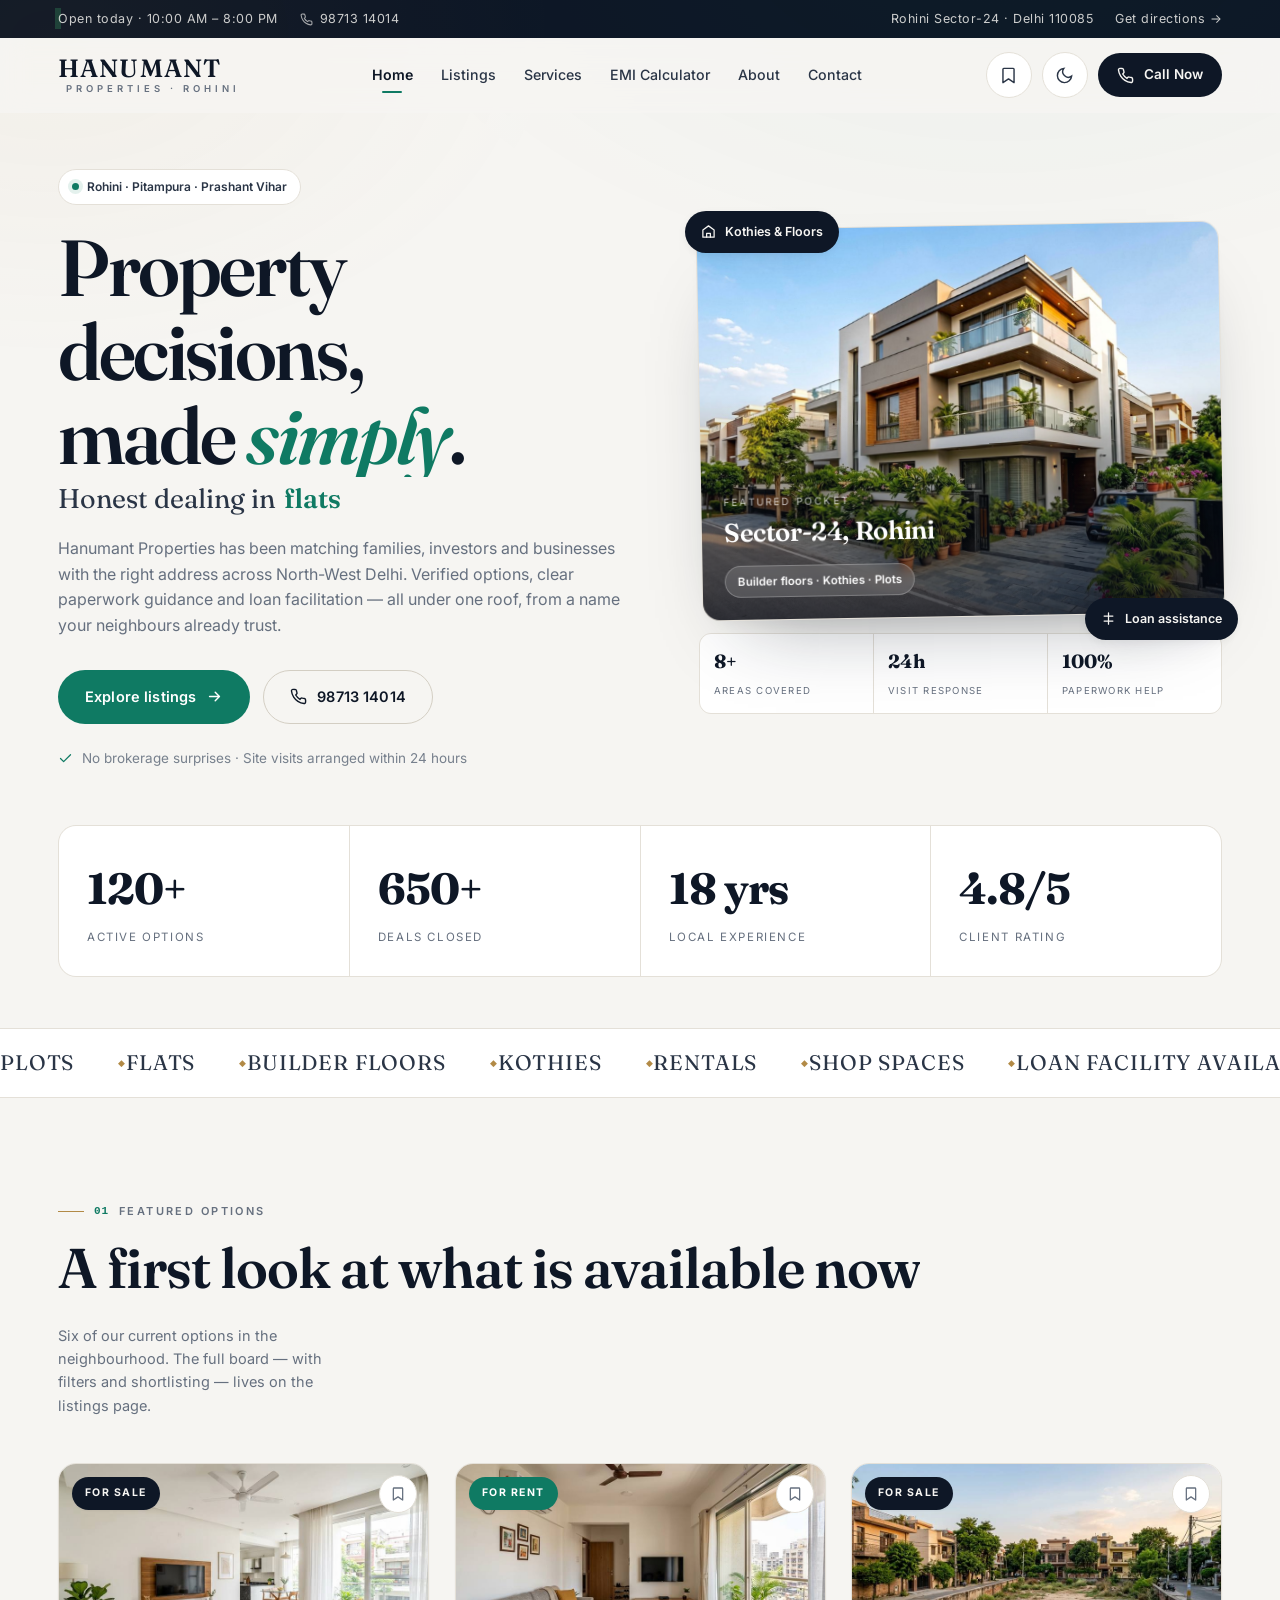
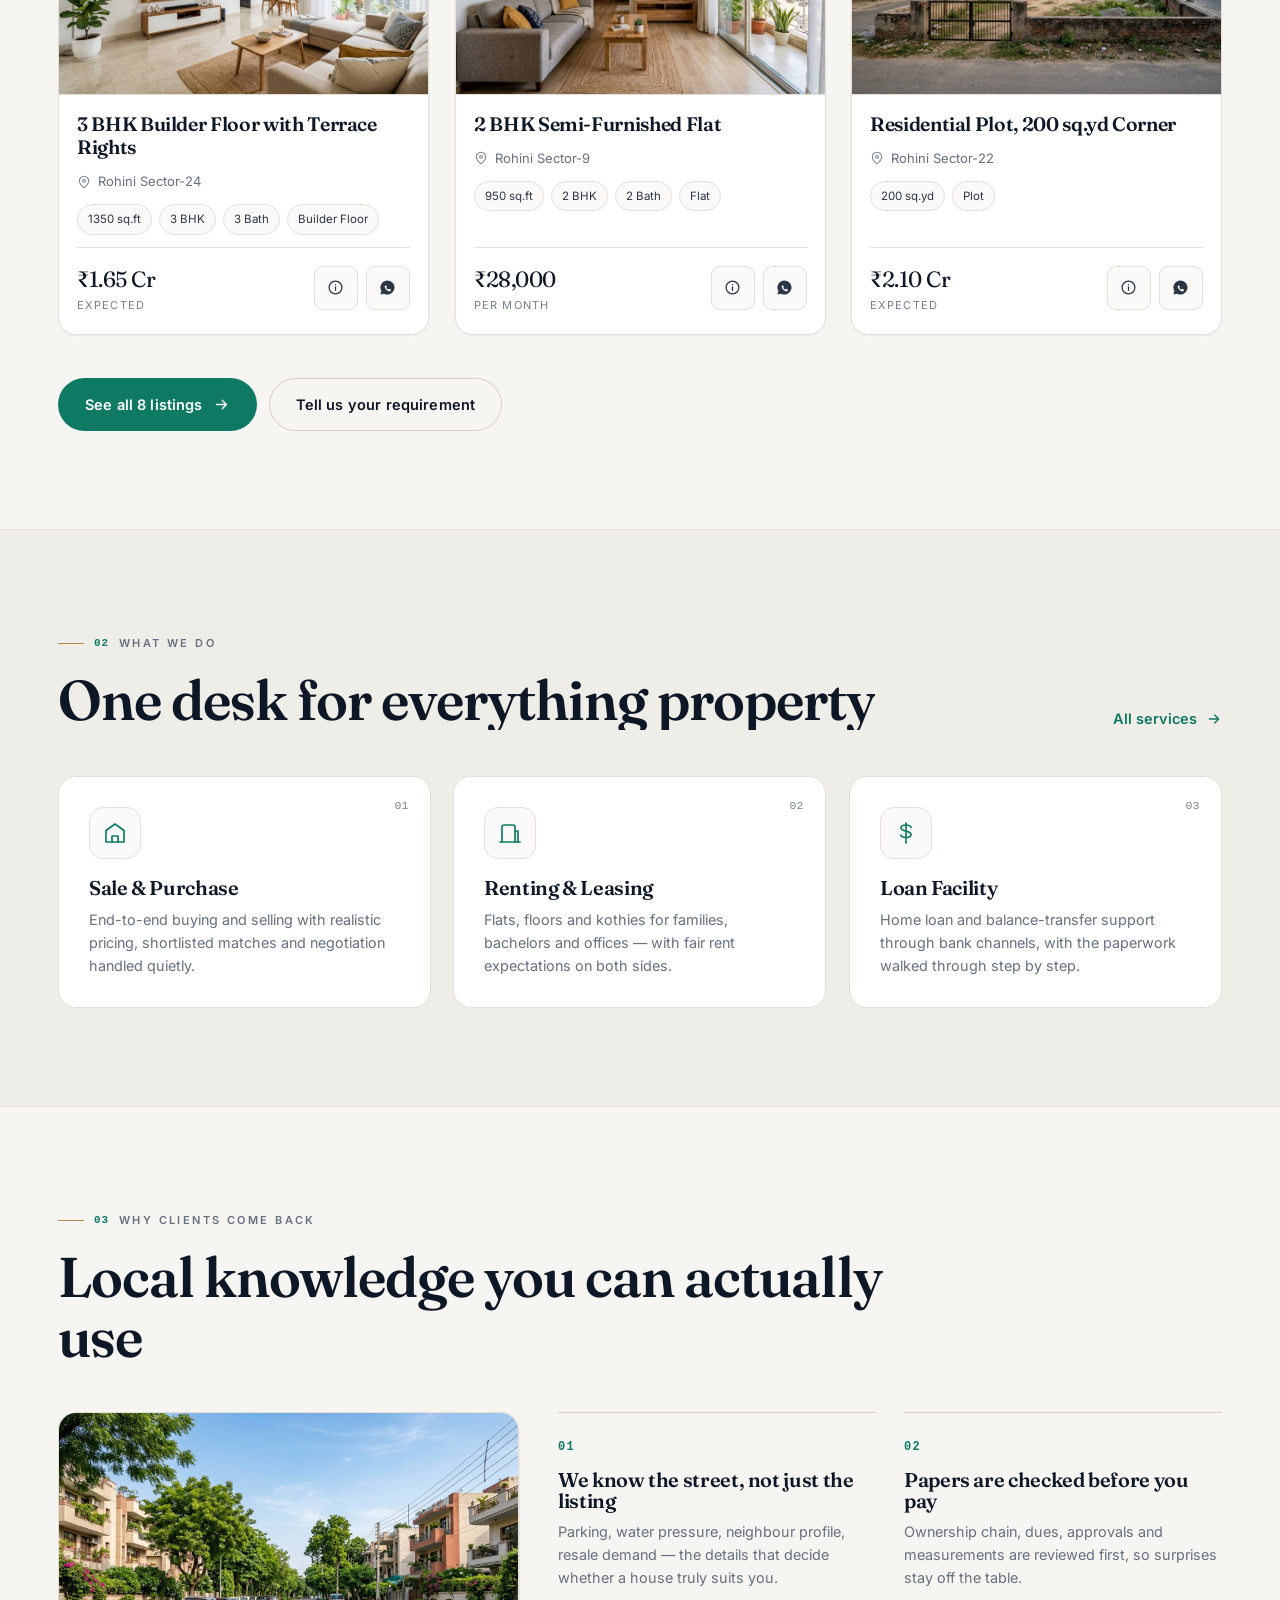
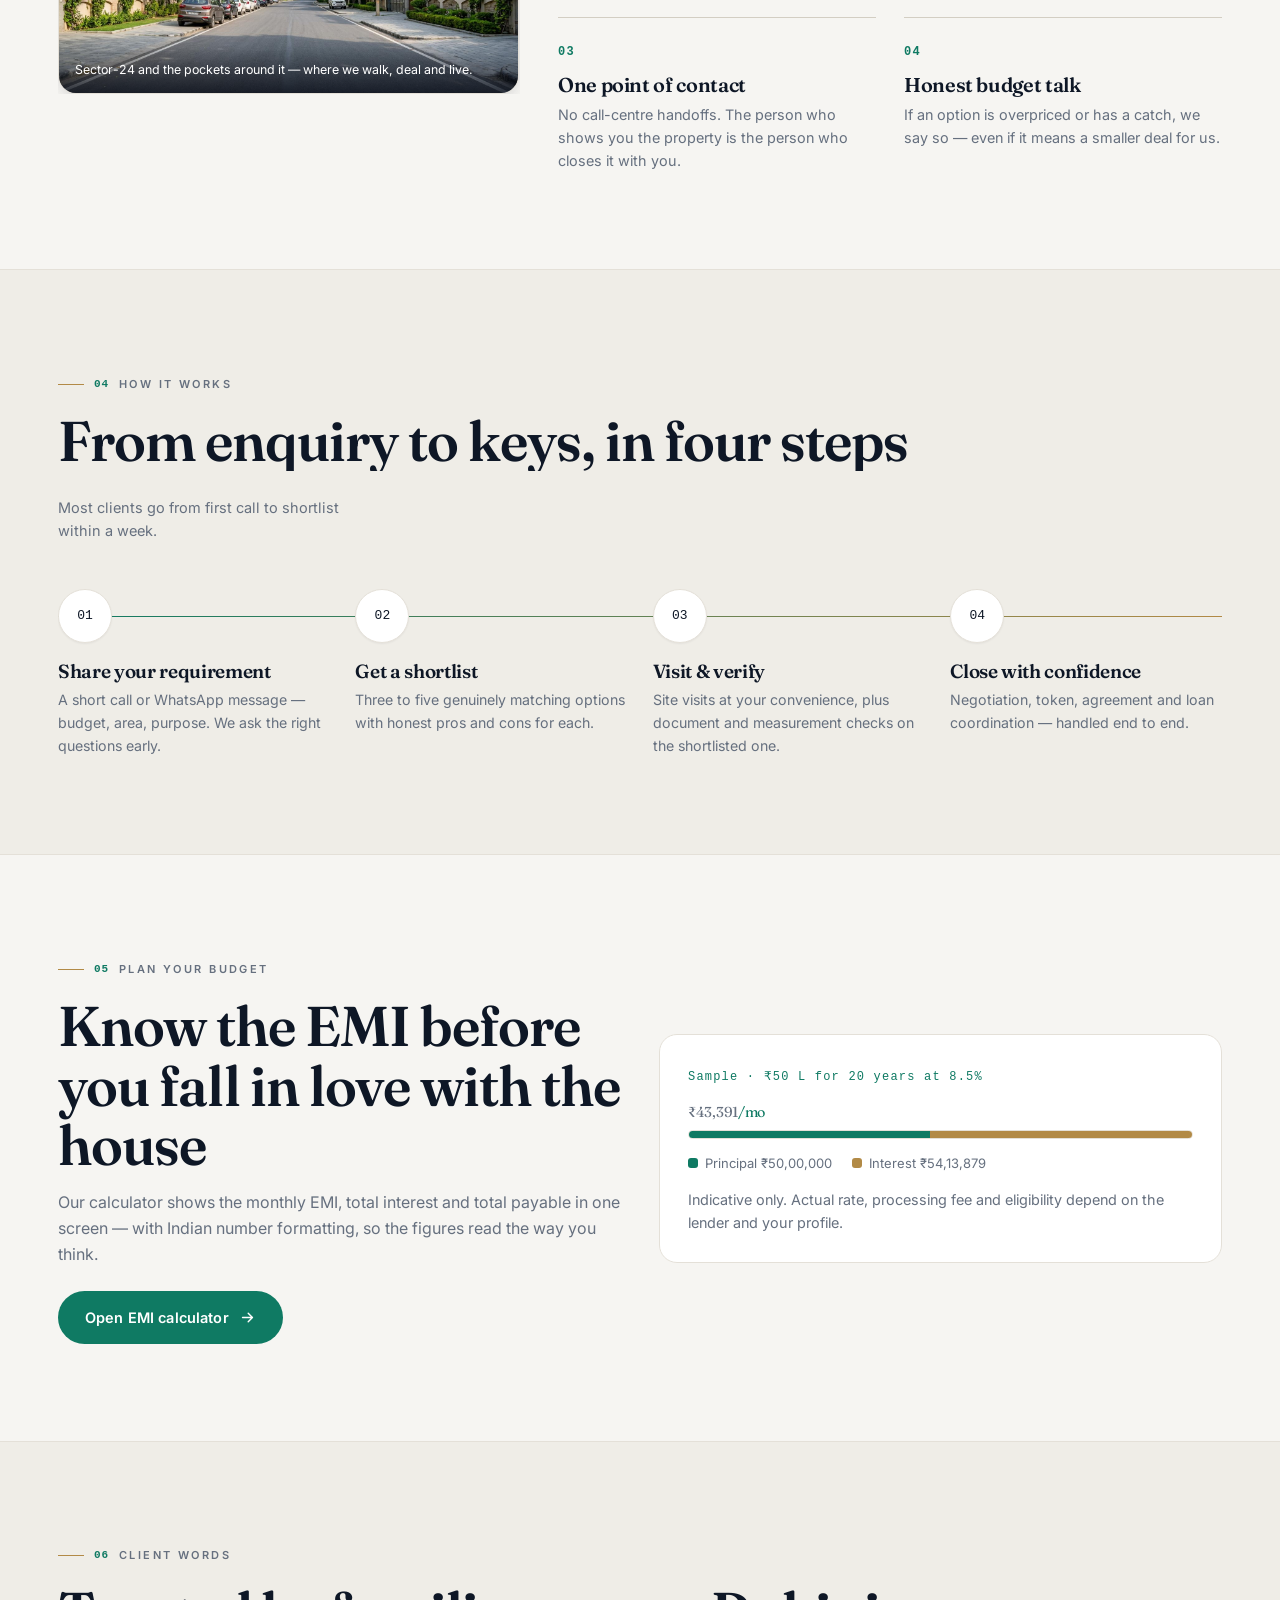
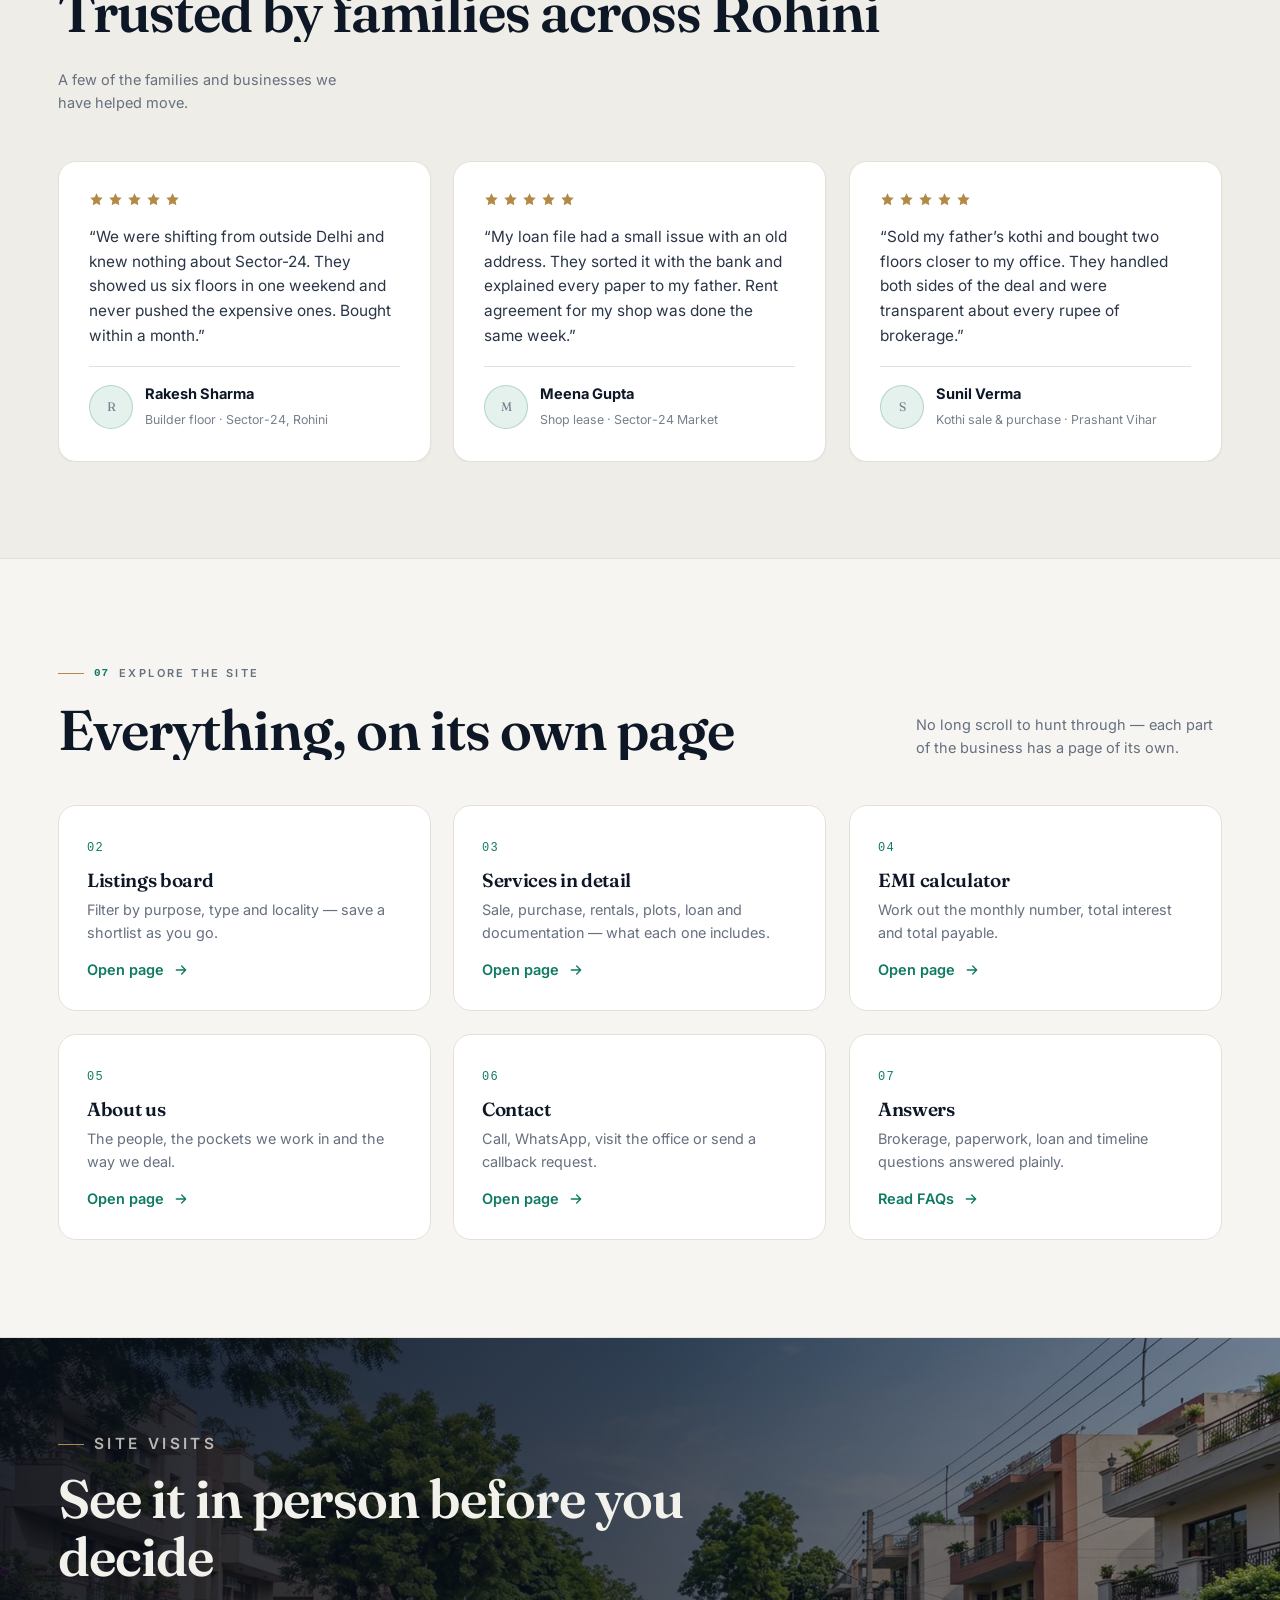
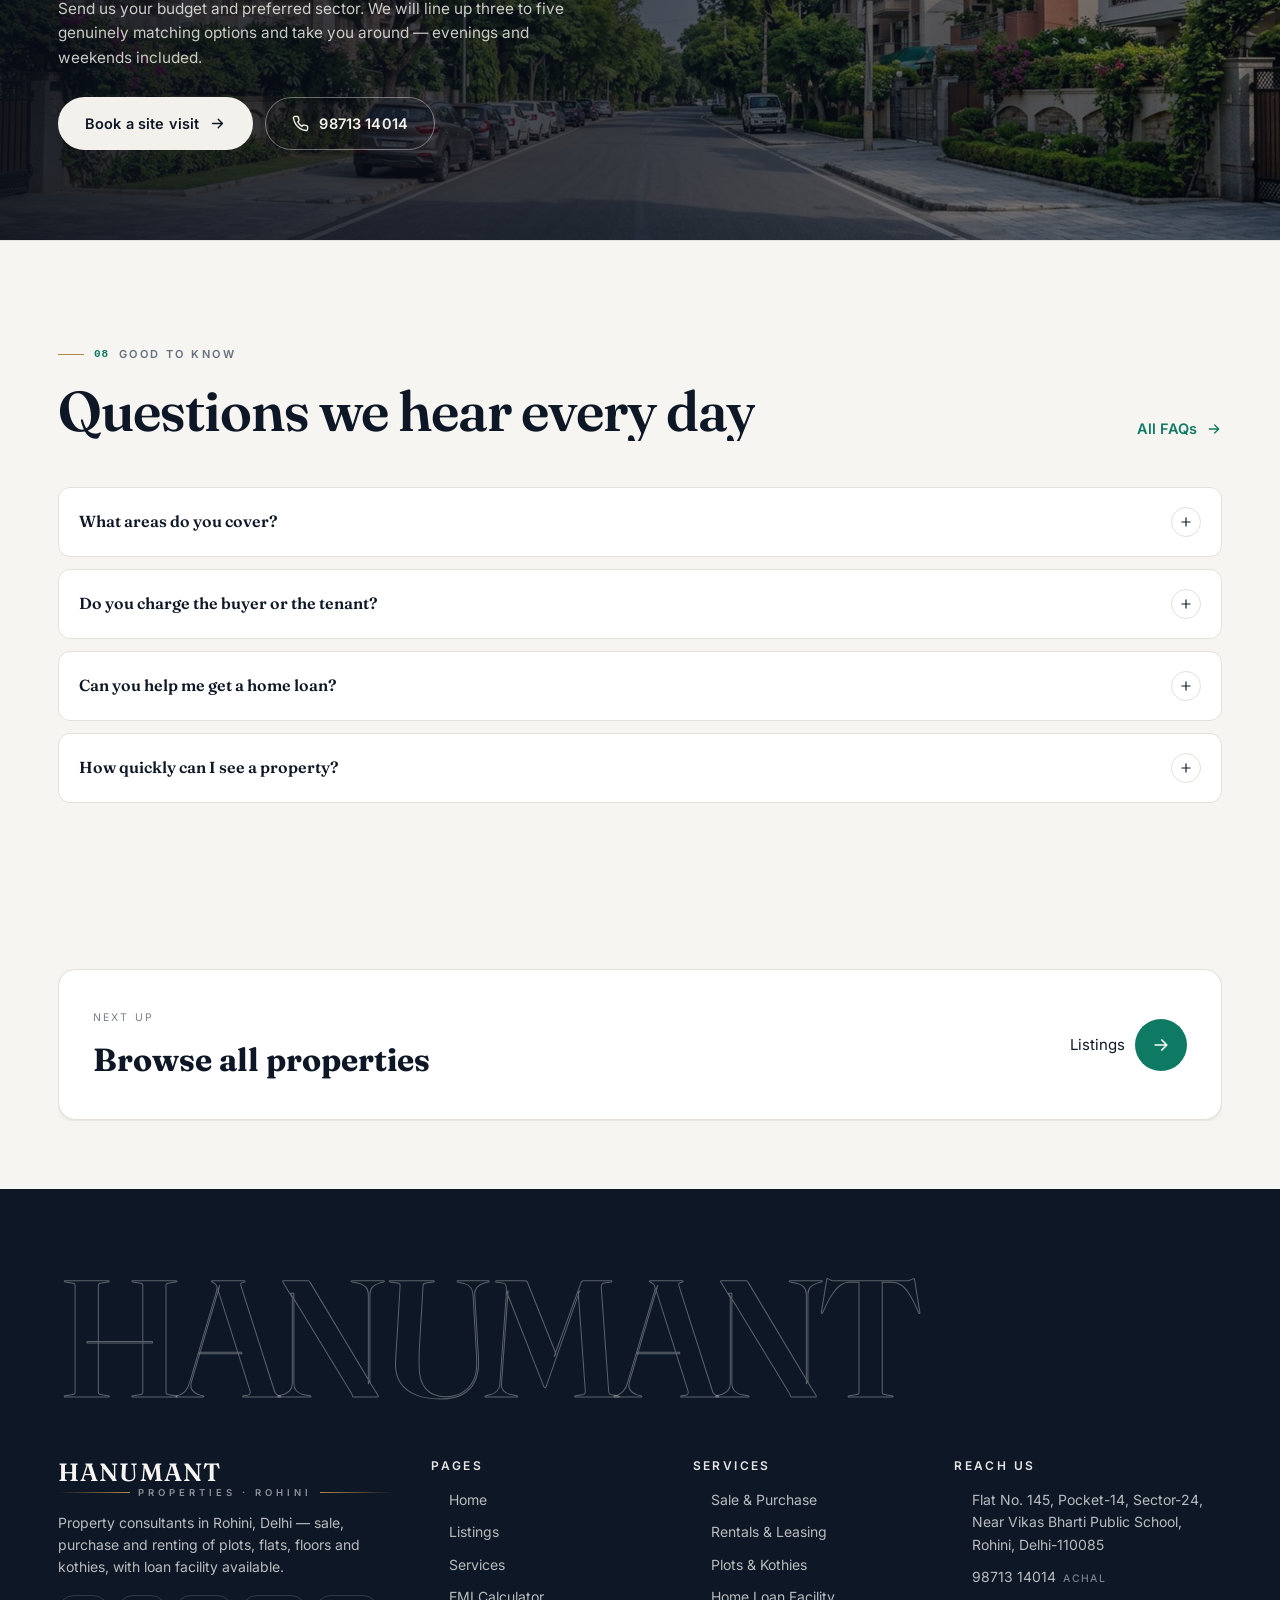
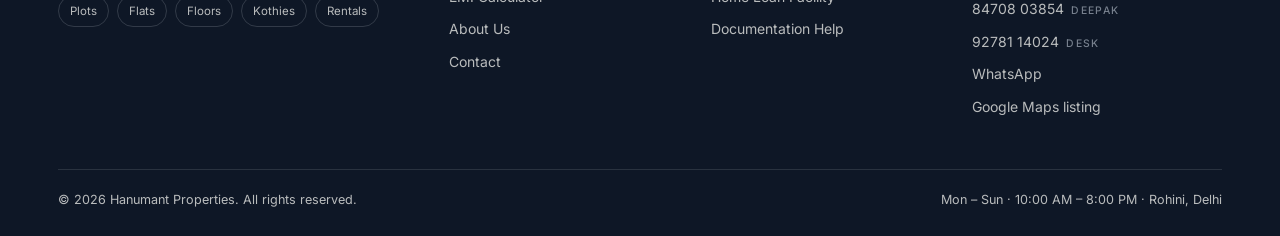
<file: index.html>
<!DOCTYPE html>
<html lang="en" data-theme="light">
<head>
<meta charset="UTF-8" />
<meta name="viewport" content="width=device-width, initial-scale=1, viewport-fit=cover" />
<meta name="theme-color" content="#F6F5F2" />
<title>Hanumant Properties — Plots, Flats, Floors &amp; Kothies in Rohini, Delhi — Hanumant Properties, Rohini Delhi</title>
<meta name="description" content="Sale, purchase and renting of plots, flats, builder floors and kothies in Rohini, Delhi. Loan facility available. Call 98713 14014." />
<meta name="keywords" content="Hanumant Properties, property dealer Rohini, plot flat floor kothi Delhi, rent Rohini Sector 24, property loan Delhi" />
<meta property="og:title" content="Hanumant Properties — Plots, Flats, Floors &amp; Kothies in Rohini, Delhi — Hanumant Properties" />
<meta property="og:description" content="Sale, purchase and renting of plots, flats, builder floors and kothies in Rohini, Delhi. Loan facility available. Call 98713 14014." />
<meta property="og:type" content="website" />
<meta property="og:image" content="assets/hero-exterior.jpg" />
<meta name="twitter:card" content="summary_large_image" />
<link rel="icon" href="data:image/svg+xml,<svg xmlns='http://www.w3.org/2000/svg' viewBox='0 0 32 32'><rect width='32' height='32' rx='7' fill='%230E1726'/><text x='16' y='22' font-family='Georgia,serif' font-size='17' font-weight='700' fill='%23F1EFE9' text-anchor='middle'>H</text></svg>" />
<script>document.documentElement.classList.add('js');setTimeout(function(){var l=document.getElementById('loader');if(l&&!l.classList.contains('is-done')){l.classList.add('is-done');document.documentElement.classList.add('is-ready');}},3600);</script>
<link rel="preconnect" href="https://fonts.googleapis.com" />
<link rel="preconnect" href="https://fonts.gstatic.com" crossorigin />
<link href="https://fonts.googleapis.com/css2?family=Fraunces:opsz,wght@9..144,400;9..144,600;9..144,700&family=Inter:wght@400;500;600;700&display=swap" rel="stylesheet" />
<style>/* critical fallback: keeps the page presentable if site.css is slow, blocked or cached stale */
*,*::before,*::after{box-sizing:border-box}
body{margin:0;background:var(--paper,#F6F5F2);color:var(--ink,#0E1726);font-family:Inter,-apple-system,"Segoe UI",Roboto,Arial,sans-serif;font-size:16px;line-height:1.6}
img{max-width:100%;height:auto}
h1,h2,h3{margin:0;font-family:Fraunces,Georgia,serif;font-weight:600;line-height:1.12}
p{margin:0}
a{color:inherit;text-decoration:none}
ul{margin:0;padding-left:18px}
.shell{width:100%;max-width:1200px;margin:0 auto;padding-inline:18px}
#loader{position:fixed;inset:0;z-index:200;display:grid;place-items:center;background:var(--paper,#F6F5F2)}
#loader.is-done{opacity:0;visibility:hidden}
html:not(.js) #loader{display:none}
#wipe{position:fixed;inset:0;z-index:190;visibility:hidden;pointer-events:none;background:#0E1726}
#wipe.on{visibility:visible}
.header{position:sticky;top:0;z-index:100;background:var(--paper,#F6F5F2);border-bottom:1px solid var(--line,#E6E2D9)}
.header__inner{display:flex;align-items:center;gap:14px;min-height:64px}
.nav{display:flex;gap:4px;margin-left:auto}
.nav a{padding:8px 10px;border-radius:8px;white-space:nowrap}
.header__actions{display:flex;align-items:center;gap:8px;margin-left:auto}
.icon-btn,.burger{display:grid;place-items:center;width:42px;height:42px;padding:0;border-radius:999px;border:1px solid var(--line,#E6E2D9);background:transparent;color:inherit;cursor:pointer}
.burger{display:none}
.icon-btn svg{width:19px;height:19px}
.burger span{display:block;width:19px;height:2px;background:currentColor}
.burger span+span{margin-top:5px}
.btn{display:inline-flex;align-items:center;justify-content:center;gap:8px;padding:12px 18px;border-radius:999px;border:1px solid transparent;font-weight:600}
.btn svg{width:17px;height:17px}
.quick{display:grid;grid-template-columns:repeat(3,1fr);gap:16px;margin-top:26px}
.quick__item{display:flex;align-items:center;gap:14px;padding:16px;border:1px solid var(--line,#E6E2D9);border-radius:14px;background:var(--surface,#FFFFFF)}
.quick__ico{width:44px;height:44px;flex:0 0 44px;border-radius:13px;display:grid;place-items:center;color:var(--accent,#0F7A63);background:var(--surface-2,#F2F0EB)}
.quick__ico svg{width:20px;height:20px}
.quick__txt{min-width:0;display:flex;flex-direction:column;gap:2px}
.quick__k{font-size:10px;letter-spacing:.18em;text-transform:uppercase;color:var(--faint,#77808D);line-height:1.2}
.quick__v{font-weight:600;line-height:1.3;overflow-wrap:anywhere}
.crow{display:flex;gap:14px;align-items:flex-start;padding:16px 0;border-bottom:1px solid var(--line,#E6E2D9)}
.crow__ico{width:42px;height:42px;flex:0 0 42px;border-radius:12px;display:grid;place-items:center;color:var(--accent,#0F7A63)}
.crow__ico svg{width:18px;height:18px}
.cards{display:grid;grid-template-columns:repeat(3,1fr);gap:18px}
.card{border:1px solid var(--line,#E6E2D9);border-radius:16px;overflow:hidden;background:var(--surface,#FFFFFF)}
.map-card svg{width:100%;height:auto}
@media (max-width:1080px){.quick{grid-template-columns:1fr 1fr}.cards{grid-template-columns:1fr 1fr}}
@media (max-width:820px){.nav{display:none}.burger{display:grid}.quick{grid-template-columns:1fr}.cards{grid-template-columns:1fr}.header__inner{min-height:58px}.icon-btn,.burger{width:40px;height:40px}}
</style>
<link rel="stylesheet" href="assets/css/site.css?v=7" />
<link rel="preload" as="image" href="assets/hero-exterior.jpg" fetchpriority="high" />
</head>
<body>
<a class="skip" href="#main">Skip to content</a>

<!-- ===== 2-second animated loader ===== -->
<div id="loader" role="status" aria-label="Loading Hanumant Properties">
  <div class="ldr">
    <svg width="64" height="64" class="ldr__house" viewBox="0 0 64 64" aria-hidden="true">
      <path d="M8 30 32 10l24 20"/><path d="M14 29v25h36V29"/><path d="M27 54V40h10v14"/>
    </svg>
    <span class="ldr__mark" aria-hidden="true">
      <span style="--n:0">H</span><span style="--n:1">A</span><span style="--n:2">N</span><span style="--n:3">U</span><span style="--n:4">M</span><span style="--n:5">A</span><span style="--n:6">N</span><span style="--n:7">T</span>
    </span>
    <span class="ldr__sub">Properties · Rohini, Delhi</span>
    <span class="ldr__bar"><i></i></span>
    <span class="ldr__count" id="loaderCount">0%</span>
  </div>
</div>

<!-- ===== page-leave wipe ===== -->
<div id="wipe" aria-hidden="true"><span class="wipe__word">Hanumant Properties — Plots, Flats, Floors &amp; Kothies in Rohini, Delhi</span></div>

<!-- ===== top strip ===== -->
<div class="topbar">
  <div class="shell">
    <div class="topbar__set">
      <span><span class="dot"></span> <span class="tb-long">Open today · 10:00 AM – 8:00 PM</span><span class="tb-short">Open till 8 PM</span></span>
      <a href="tel:+919871314014" class="topbar__set--hide tb-call">
        <svg viewBox="0 0 24 24" fill="none" stroke="currentColor" stroke-width="2"><path d="M22 16.9v3a2 2 0 0 1-2.2 2 19.8 19.8 0 0 1-8.6-3.1 19.5 19.5 0 0 1-6-6A19.8 19.8 0 0 1 2.1 4.2 2 2 0 0 1 4.1 2h3a2 2 0 0 1 2 1.7c.1 1 .4 1.9.7 2.8a2 2 0 0 1-.5 2.1L8.1 9.9a16 16 0 0 0 6 6l1.3-1.3a2 2 0 0 1 2.1-.4c.9.3 1.8.6 2.8.7a2 2 0 0 1 1.7 2Z"/></svg>
        98713 14014
      </a>
    </div>
    <div class="topbar__set">
      <span class="topbar__set--hide">Rohini Sector-24 · Delhi 110085</span>
      <a href="https://www.google.com/maps/place/?q=place_id:ChIJ0cg0BsgGDTkRtoCSKuUtm_A" target="_blank" rel="noopener">Get directions →</a>
    </div>
  </div>
</div>

<header class="header" id="header">
  <div class="shell header__inner">
    <a href="index.html" class="wordmark" aria-label="Hanumant Properties — home">
      <span class="wordmark__name">Hanumant</span>
      <span class="wordmark__sub">Properties · Rohini</span>
    </a>
    <nav class="nav" aria-label="Main">
      <a href="index.html">Home</a>
      <a href="listings.html">Listings</a>
      <a href="services.html">Services</a>
      <a href="emi.html">EMI Calculator</a>
      <a href="about.html">About</a>
      <a href="contact.html">Contact</a>
    </nav>
    <div class="header__actions">
      <a class="icon-btn js-saved-link" href="listings.html" aria-label="Your shortlist" title="Your shortlist">
        <svg viewBox="0 0 24 24" fill="none" stroke="currentColor" stroke-width="1.8" stroke-linecap="round" stroke-linejoin="round"><path d="m19 21-7-4.7L5 21V4a1 1 0 0 1 1-1h12a1 1 0 0 1 1 1z"/></svg>
        <span class="icon-btn__count js-saved-count">0</span>
      </a>
      <button class="icon-btn theme-toggle" aria-label="Switch colour theme" title="Light / Dark">
        <svg class="moon" viewBox="0 0 24 24" fill="none" stroke="currentColor" stroke-width="1.8" stroke-linecap="round"><path d="M21 12.8A9 9 0 1 1 11.2 3a7 7 0 0 0 9.8 9.8Z"/></svg>
        <svg class="sun" viewBox="0 0 24 24" fill="none" stroke="currentColor" stroke-width="1.8" stroke-linecap="round"><circle cx="12" cy="12" r="4"/><path d="M12 2v2M12 20v2M4.9 4.9l1.4 1.4M17.7 17.7l1.4 1.4M2 12h2M20 12h2M4.9 19.1l1.4-1.4M17.7 6.3l1.4-1.4"/></svg>
      </button>
      <a class="btn btn--sm btn--call-desktop" href="tel:+919871314014">
        <svg viewBox="0 0 24 24" fill="none" stroke="currentColor" stroke-width="2"><path d="M22 16.9v3a2 2 0 0 1-2.2 2 19.8 19.8 0 0 1-8.6-3.1 19.5 19.5 0 0 1-6-6A19.8 19.8 0 0 1 2.1 4.2 2 2 0 0 1 4.1 2h3a2 2 0 0 1 2 1.7c.1 1 .4 1.9.7 2.8a2 2 0 0 1-.5 2.1L8.1 9.9a16 16 0 0 0 6 6l1.3-1.3a2 2 0 0 1 2.1-.4c.9.3 1.8.6 2.8.7a2 2 0 0 1 1.7 2Z"/></svg>
        Call Now
      </a>
      <a class="btn btn--accent btn--sm btn--call-mobile" href="tel:+919871314014" aria-label="Call 9871314014">
        <svg viewBox="0 0 24 24" fill="none" stroke="currentColor" stroke-width="2"><path d="M22 16.9v3a2 2 0 0 1-2.2 2 19.8 19.8 0 0 1-8.6-3.1 19.5 19.5 0 0 1-6-6A19.8 19.8 0 0 1 2.1 4.2 2 2 0 0 1 4.1 2h3a2 2 0 0 1 2 1.7c.1 1 .4 1.9.7 2.8a2 2 0 0 1-.5 2.1L8.1 9.9a16 16 0 0 0 6 6l1.3-1.3a2 2 0 0 1 2.1-.4c.9.3 1.8.6 2.8.7a2 2 0 0 1 1.7 2Z"/></svg>
        <span class="btn__lbl">Call</span>
      </a>
      <button class="icon-btn burger" id="burger" aria-label="Open menu" aria-expanded="false" aria-controls="drawer">
        <span></span><span></span><span></span>
      </button>
    </div>
  </div>
</header>

<div class="drawer" id="drawer" role="dialog" aria-modal="true" aria-label="Menu">
  <div class="drawer__bd" data-close></div>
  <div class="drawer__panel">
    <div class="drawer__top">
      <span class="wordmark"><span class="wordmark__name">Hanumant</span><span class="wordmark__sub">Properties</span></span>
      <button class="icon-btn" data-close aria-label="Close menu">
        <svg viewBox="0 0 24 24" fill="none" stroke="currentColor" stroke-width="1.9" stroke-linecap="round"><path d="M18 6 6 18M6 6l12 12"/></svg>
      </button>
    </div>
    <nav class="drawer__links" aria-label="Mobile">
      <a href="index.html" style="--i:0">Home <span>01</span></a>
      <a href="listings.html" style="--i:1">Listings <span>02</span></a>
      <a href="services.html" style="--i:2">Services <span>03</span></a>
      <a href="emi.html" style="--i:3">EMI Calculator <span>04</span></a>
      <a href="about.html" style="--i:4">About Us <span>05</span></a>
      <a href="contact.html" style="--i:5">Contact <span>06</span></a>
    </nav>
    <div class="drawer__foot">
      <a class="btn btn--accent btn--block" href="tel:+919871314014">
        <svg viewBox="0 0 24 24" fill="none" stroke="currentColor" stroke-width="2"><path d="M22 16.9v3a2 2 0 0 1-2.2 2 19.8 19.8 0 0 1-8.6-3.1 19.5 19.5 0 0 1-6-6A19.8 19.8 0 0 1 2.1 4.2 2 2 0 0 1 4.1 2h3a2 2 0 0 1 2 1.7c.1 1 .4 1.9.7 2.8a2 2 0 0 1-.5 2.1L8.1 9.9a16 16 0 0 0 6 6l1.3-1.3a2 2 0 0 1 2.1-.4c.9.3 1.8.6 2.8.7a2 2 0 0 1 1.7 2Z"/></svg>
        Call 98713 14014
      </a>
      <a class="btn btn--ghost btn--block" href="https://wa.me/919871314014?text=Hi%20Hanumant%20Properties%2C%20I%20am%20looking%20for%20a%20property%20in%20Rohini." target="_blank" rel="noopener">WhatsApp Enquiry</a>
      <p class="form__note">Flat No. 145, Pocket-14, Sector-24, Rohini, Delhi-110085</p>
    </div>
  </div>
</div>

<main id="main">

<section class="hero">
  <div class="shell">
    <div class="hero__grid">
      <div>
        <span class="pill" data-stage style="--i:0"><span class="pip"></span> Rohini · Pitampura · Prashant Vihar</span>

        <h1 data-mask style="--i:1; margin-top:20px">
          <span><span data-stage style="--i:1">Property decisions,</span></span>
          <span><span data-stage style="--i:2">made <em>simply</em>.</span></span>
        </h1>

        <p class="hero__rotate" data-stage style="--i:3">
          Honest dealing in
          <span class="rotator" aria-live="polite">
            <span class="swap on">plots</span><span class="swap off">flats</span><span class="swap off">builder floors</span><span class="swap off">kothies</span><span class="swap off">rentals</span>
          </span>
        </p>

        <p class="lede" data-stage style="--i:4">
          Hanumant Properties has been matching families, investors and businesses with the right address
          across North-West Delhi. Verified options, clear paperwork guidance and loan facilitation —
          all under one roof, from a name your neighbours already trust.
        </p>

        <div class="hero__cta" data-stage style="--i:5">
          <a class="btn btn--accent" href="listings.html">Explore listings
            <svg viewBox="0 0 24 24" fill="none" stroke="currentColor" stroke-width="2" stroke-linecap="round" stroke-linejoin="round"><path d="M5 12h14M13 6l6 6-6 6"/></svg>
          </a>
          <a class="btn btn--ghost" href="tel:+919871314014">
            <svg viewBox="0 0 24 24" fill="none" stroke="currentColor" stroke-width="2"><path d="M22 16.9v3a2 2 0 0 1-2.2 2 19.8 19.8 0 0 1-8.6-3.1 19.5 19.5 0 0 1-6-6A19.8 19.8 0 0 1 2.1 4.2 2 2 0 0 1 4.1 2h3a2 2 0 0 1 2 1.7c.1 1 .4 1.9.7 2.8a2 2 0 0 1-.5 2.1L8.1 9.9a16 16 0 0 0 6 6l1.3-1.3a2 2 0 0 1 2.1-.4c.9.3 1.8.6 2.8.7a2 2 0 0 1 1.7 2Z"/></svg>
            98713 14014
          </a>
        </div>

        <p class="hero__note" data-stage style="--i:6">
          <svg viewBox="0 0 24 24" fill="none" stroke="currentColor" stroke-width="2" stroke-linecap="round" stroke-linejoin="round"><path d="M20 6 9 17l-5-5"/></svg>
          No brokerage surprises · Site visits arranged within 24 hours
        </p>
      </div>

      <div class="hero__visual" data-stage style="--i:2">
        <span class="floating-tag floating-tag--a">
          <svg viewBox="0 0 24 24" fill="none" stroke="currentColor" stroke-width="2" stroke-linecap="round" stroke-linejoin="round"><path d="M3 9.5 12 3l9 6.5V21H3z"/><path d="M9 21v-6h6v6"/></svg>
          Kothies &amp; Floors
        </span>
        <span class="floating-tag floating-tag--b">
          <svg viewBox="0 0 24 24" fill="none" stroke="currentColor" stroke-width="2" stroke-linecap="round" stroke-linejoin="round"><path d="M12 3v18M5 8h14M5 16h14"/></svg>
          Loan assistance
        </span>
        <figure class="shot">
          <img src="assets/hero-exterior.jpg" width="1500" height="1120" fetchpriority="high" alt="Modern three-storey builder floor residence in a Delhi residential sector" />
          <figcaption class="shot__cap">
            <span class="k">Featured pocket</span>
            <b>Sector-24, Rohini</b>
            <span class="shot__pill">Builder floors · Kothies · Plots</span>
          </figcaption>
        </figure>
        <div class="shot__stats">
          <div><b data-count="8" data-suffix="+">0</b><span>Areas covered</span></div>
          <div><b data-count="24" data-suffix="h">0</b><span>Visit response</span></div>
          <div><b data-count="100" data-suffix="%">0</b><span>Paperwork help</span></div>
        </div>
      </div>
    </div>

    <div class="stats reveal">
      <div class="stat"><b data-count="120" data-suffix="+">0</b><span>Active options</span></div>
      <div class="stat"><b data-count="650" data-suffix="+">0</b><span>Deals closed</span></div>
      <div class="stat"><b data-count="18" data-suffix=" yrs">0</b><span>Local experience</span></div>
      <div class="stat"><b data-count="4.8" data-decimals="1" data-suffix="/5">0</b><span>Client rating</span></div>
    </div>
  </div>
</section>

<div class="marquee" aria-hidden="true">
  <div class="marquee__track">
    <span>Plots</span><span>Flats</span><span>Builder Floors</span><span>Kothies</span><span>Rentals</span><span>Shop Spaces</span><span>Loan Facility Available</span>
    <span>Plots</span><span>Flats</span><span>Builder Floors</span><span>Kothies</span><span>Rentals</span><span>Shop Spaces</span><span>Loan Facility Available</span>
  </div>
</div>

<section class="section">
  <div class="shell">
    <div class="section-head">
      <div class="reveal">
        <p class="eyebrow"><span class="num">01</span> Featured options</p>
        <h2 class="section-title">A first look at what is available now</h2>
      </div>
      <p class="aside reveal" style="--d:100ms">Six of our current options in the neighbourhood. The full board — with filters and shortlisting — lives on the listings page.</p>
    </div>

    <p class="swipe-hint"><svg viewBox="0 0 24 24" fill="none" stroke="currentColor" stroke-width="2" stroke-linecap="round"><path d="M5 12h14M13 6l6 6-6 6"/></svg> Swipe to browse listings</p>
    <p class="saved-note" id="savedNote">Saved to your shortlist: <b id="savedCount">0</b></p>
    <div class="cards" id="cardsGrid" data-limit="3"></div>

    <div class="mt-l reveal" style="display:flex;gap:12px;flex-wrap:wrap">
      <a class="btn btn--accent" href="listings.html">See all 8 listings
        <svg viewBox="0 0 24 24" fill="none" stroke="currentColor" stroke-width="2" stroke-linecap="round" stroke-linejoin="round"><path d="M5 12h14M13 6l6 6-6 6"/></svg>
      </a>
      <a class="btn btn--ghost" href="contact.html">Tell us your requirement</a>
    </div>
  </div>
</section>

<section class="section section--surface">
  <div class="shell">
    <div class="section-head">
      <div class="reveal">
        <p class="eyebrow"><span class="num">02</span> What we do</p>
        <h2 class="section-title">One desk for everything property</h2>
      </div>
      <a class="link-arrow reveal" style="--d:80ms" href="services.html">All services
        <svg viewBox="0 0 24 24" fill="none" stroke="currentColor" stroke-width="2" stroke-linecap="round" stroke-linejoin="round"><path d="M5 12h14M13 6l6 6-6 6"/></svg>
      </a>
    </div>

    <div class="grid-3">
      <article class="svc reveal">
        <span class="svc__num">01</span>
        <div class="svc__ico"><svg viewBox="0 0 24 24" fill="none" stroke="currentColor" stroke-width="1.7" stroke-linecap="round" stroke-linejoin="round"><path d="M3 9.5 12 3l9 6.5V21H3z"/><path d="M9 21v-6h6v6"/></svg></div>
        <h3>Sale &amp; Purchase</h3>
        <p>End-to-end buying and selling with realistic pricing, shortlisted matches and negotiation handled quietly.</p>
      </article>
      <article class="svc reveal" style="--d:80ms">
        <span class="svc__num">02</span>
        <div class="svc__ico"><svg viewBox="0 0 24 24" fill="none" stroke="currentColor" stroke-width="1.7" stroke-linecap="round" stroke-linejoin="round"><path d="M4 21V6a2 2 0 0 1 2-2h9a2 2 0 0 1 2 2v15"/><path d="M17 10h3v11"/><path d="M2 21h20"/></svg></div>
        <h3>Renting &amp; Leasing</h3>
        <p>Flats, floors and kothies for families, bachelors and offices — with fair rent expectations on both sides.</p>
      </article>
      <article class="svc reveal" style="--d:160ms">
        <span class="svc__num">03</span>
        <div class="svc__ico"><svg viewBox="0 0 24 24" fill="none" stroke="currentColor" stroke-width="1.7" stroke-linecap="round" stroke-linejoin="round"><path d="M12 2v20"/><path d="M17 6.5C17 5 15 4 12 4S7 5 7 6.8c0 2 2.4 2.8 5 3.4s5 1.4 5 3.4c0 1.8-2 2.9-5 2.9s-5-1-5-2.4"/></svg></div>
        <h3>Loan Facility</h3>
        <p>Home loan and balance-transfer support through bank channels, with the paperwork walked through step by step.</p>
      </article>
    </div>
  </div>
</section>

<section class="section">
  <div class="shell">
    <div class="section-head">
      <div class="reveal">
        <p class="eyebrow"><span class="num">03</span> Why clients come back</p>
        <h2 class="section-title">Local knowledge you can actually use</h2>
      </div>
    </div>
    <div class="why">
      <figure class="why__photo reveal">
        <img src="assets/locality.jpg" width="1600" height="900" loading="lazy" alt="Tree-lined residential street in Rohini, Delhi" />
        <figcaption>Sector-24 and the pockets around it — where we walk, deal and live.</figcaption>
      </figure>
      <div class="why__grid">
        <div class="why__item reveal"><b>01</b><h3>We know the street, not just the listing</h3><p>Parking, water pressure, neighbour profile, resale demand — the details that decide whether a house truly suits you.</p></div>
        <div class="why__item reveal" style="--d:80ms"><b>02</b><h3>Papers are checked before you pay</h3><p>Ownership chain, dues, approvals and measurements are reviewed first, so surprises stay off the table.</p></div>
        <div class="why__item reveal" style="--d:160ms"><b>03</b><h3>One point of contact</h3><p>No call-centre handoffs. The person who shows you the property is the person who closes it with you.</p></div>
        <div class="why__item reveal" style="--d:240ms"><b>04</b><h3>Honest budget talk</h3><p>If an option is overpriced or has a catch, we say so — even if it means a smaller deal for us.</p></div>
      </div>
    </div>
  </div>
</section>

<section class="section section--surface">
  <div class="shell">
    <div class="section-head">
      <div class="reveal">
        <p class="eyebrow"><span class="num">04</span> How it works</p>
        <h2 class="section-title">From enquiry to keys, in four steps</h2>
      </div>
      <p class="aside reveal" style="--d:100ms">Most clients go from first call to shortlist within a week.</p>
    </div>
    <div class="process reveal">
      <div class="process__line"><i></i></div>
      <div class="steps">
        <div class="step"><div class="step__dot">01</div><div><h3>Share your requirement</h3><p>A short call or WhatsApp message — budget, area, purpose. We ask the right questions early.</p></div></div>
        <div class="step"><div class="step__dot">02</div><div><h3>Get a shortlist</h3><p>Three to five genuinely matching options with honest pros and cons for each.</p></div></div>
        <div class="step"><div class="step__dot">03</div><div><h3>Visit &amp; verify</h3><p>Site visits at your convenience, plus document and measurement checks on the shortlisted one.</p></div></div>
        <div class="step"><div class="step__dot">04</div><div><h3>Close with confidence</h3><p>Negotiation, token, agreement and loan coordination — handled end to end.</p></div></div>
      </div>
    </div>
  </div>
</section>

<section class="section">
  <div class="shell">
    <div class="grid-2 split" style="align-items:center;gap:clamp(20px,3vw,44px)">
      <div class="reveal">
        <p class="eyebrow"><span class="num">05</span> Plan your budget</p>
        <h2 class="section-title" style="max-width:18ch">Know the EMI before you fall in love with the house</h2>
        <p class="lede">Our calculator shows the monthly EMI, total interest and total payable in one screen — with Indian number formatting, so the figures read the way you think.</p>
        <div class="hero__cta" style="margin-top:24px">
          <a class="btn btn--accent" href="emi.html">Open EMI calculator
            <svg viewBox="0 0 24 24" fill="none" stroke="currentColor" stroke-width="2" stroke-linecap="round" stroke-linejoin="round"><path d="M5 12h14M13 6l6 6-6 6"/></svg>
          </a>
        </div>
      </div>
      <div class="tile reveal reveal--right" style="--d:80ms">
        <span class="tile__k">Sample · ₹50 L for 20 years at 8.5%</span>
        <p class="stat-big" style="margin:14px 0 6px">₹43,391<i>/mo</i></p>
        <div class="bar"><i class="p" style="width:48%"></i><i class="i" style="width:52%"></i></div>
        <div class="legend">
          <span><i style="background:var(--accent)"></i>Principal ₹50,00,000</span>
          <span><i style="background:var(--brass)"></i>Interest ₹54,13,879</span>
        </div>
        <p class="form__note" style="margin-top:14px">Indicative only. Actual rate, processing fee and eligibility depend on the lender and your profile.</p>
      </div>
    </div>
  </div>
</section>

<section class="section section--surface">
  <div class="shell">
    <div class="section-head">
      <div class="reveal">
        <p class="eyebrow"><span class="num">06</span> Client words</p>
        <h2 class="section-title">Trusted by families across Rohini</h2>
      </div>
      <p class="aside reveal" style="--d:100ms">A few of the families and businesses we have helped move.</p>
    </div>
    <div class="quotes-head">
      <span class="swipe-ico">
        <svg viewBox="0 0 24 24" fill="none" stroke="currentColor" stroke-width="2" stroke-linecap="round"><path d="M5 12h14M13 6l6 6-6 6"/></svg>
        Swipe for more
      </span>
      <span class="quotes-count"><b id="quoteIdx">01</b> / 03</span>
    </div>
    <div class="quotes-viewport" id="quotesViewport">
    <div class="quotes">
      <article class="quote reveal" style="--d:0ms">
        <div class="quote__stars" aria-label="5 out of 5"><svg width="20" height="20" viewBox="0 0 24 24"><path d="m12 2 3 6.3 6.9 1-5 4.9 1.2 6.8L12 17.8 5.9 21l1.2-6.8-5-4.9 6.9-1z"/></svg><svg width="20" height="20" viewBox="0 0 24 24"><path d="m12 2 3 6.3 6.9 1-5 4.9 1.2 6.8L12 17.8 5.9 21l1.2-6.8-5-4.9 6.9-1z"/></svg><svg width="20" height="20" viewBox="0 0 24 24"><path d="m12 2 3 6.3 6.9 1-5 4.9 1.2 6.8L12 17.8 5.9 21l1.2-6.8-5-4.9 6.9-1z"/></svg><svg width="20" height="20" viewBox="0 0 24 24"><path d="m12 2 3 6.3 6.9 1-5 4.9 1.2 6.8L12 17.8 5.9 21l1.2-6.8-5-4.9 6.9-1z"/></svg><svg width="20" height="20" viewBox="0 0 24 24"><path d="m12 2 3 6.3 6.9 1-5 4.9 1.2 6.8L12 17.8 5.9 21l1.2-6.8-5-4.9 6.9-1z"/></svg></div>
        <p>“We were shifting from outside Delhi and knew nothing about Sector-24. They showed us six floors in one weekend and never pushed the expensive ones. Bought within a month.”</p>
        <div class="quote__by"><span class="avatar">R</span><div><b>Rakesh Sharma</b><span>Builder floor · Sector-24, Rohini</span></div></div>
      </article>
      <article class="quote reveal" style="--d:80ms">
        <div class="quote__stars" aria-label="5 out of 5"><svg width="20" height="20" viewBox="0 0 24 24"><path d="m12 2 3 6.3 6.9 1-5 4.9 1.2 6.8L12 17.8 5.9 21l1.2-6.8-5-4.9 6.9-1z"/></svg><svg width="20" height="20" viewBox="0 0 24 24"><path d="m12 2 3 6.3 6.9 1-5 4.9 1.2 6.8L12 17.8 5.9 21l1.2-6.8-5-4.9 6.9-1z"/></svg><svg width="20" height="20" viewBox="0 0 24 24"><path d="m12 2 3 6.3 6.9 1-5 4.9 1.2 6.8L12 17.8 5.9 21l1.2-6.8-5-4.9 6.9-1z"/></svg><svg width="20" height="20" viewBox="0 0 24 24"><path d="m12 2 3 6.3 6.9 1-5 4.9 1.2 6.8L12 17.8 5.9 21l1.2-6.8-5-4.9 6.9-1z"/></svg><svg width="20" height="20" viewBox="0 0 24 24"><path d="m12 2 3 6.3 6.9 1-5 4.9 1.2 6.8L12 17.8 5.9 21l1.2-6.8-5-4.9 6.9-1z"/></svg></div>
        <p>“My loan file had a small issue with an old address. They sorted it with the bank and explained every paper to my father. Rent agreement for my shop was done the same week.”</p>
        <div class="quote__by"><span class="avatar">M</span><div><b>Meena Gupta</b><span>Shop lease · Sector-24 Market</span></div></div>
      </article>
      <article class="quote reveal" style="--d:160ms">
        <div class="quote__stars" aria-label="5 out of 5"><svg width="20" height="20" viewBox="0 0 24 24"><path d="m12 2 3 6.3 6.9 1-5 4.9 1.2 6.8L12 17.8 5.9 21l1.2-6.8-5-4.9 6.9-1z"/></svg><svg width="20" height="20" viewBox="0 0 24 24"><path d="m12 2 3 6.3 6.9 1-5 4.9 1.2 6.8L12 17.8 5.9 21l1.2-6.8-5-4.9 6.9-1z"/></svg><svg width="20" height="20" viewBox="0 0 24 24"><path d="m12 2 3 6.3 6.9 1-5 4.9 1.2 6.8L12 17.8 5.9 21l1.2-6.8-5-4.9 6.9-1z"/></svg><svg width="20" height="20" viewBox="0 0 24 24"><path d="m12 2 3 6.3 6.9 1-5 4.9 1.2 6.8L12 17.8 5.9 21l1.2-6.8-5-4.9 6.9-1z"/></svg><svg width="20" height="20" viewBox="0 0 24 24"><path d="m12 2 3 6.3 6.9 1-5 4.9 1.2 6.8L12 17.8 5.9 21l1.2-6.8-5-4.9 6.9-1z"/></svg></div>
        <p>“Sold my father’s kothi and bought two floors closer to my office. They handled both sides of the deal and were transparent about every rupee of brokerage.”</p>
        <div class="quote__by"><span class="avatar">S</span><div><b>Sunil Verma</b><span>Kothi sale &amp; purchase · Prashant Vihar</span></div></div>
      </article>
    </div>
    </div>
  </div>
</section>

<section class="section">
  <div class="shell">
    <div class="section-head">
      <div class="reveal">
        <p class="eyebrow"><span class="num">07</span> Explore the site</p>
        <h2 class="section-title">Everything, on its own page</h2>
      </div>
      <p class="aside reveal" style="--d:100ms">No long scroll to hunt through — each part of the business has a page of its own.</p>
    </div>
    <div class="grid-3">
      <a class="tile reveal" href="listings.html"><span class="tile__k">02</span><h3 style="margin-top:12px">Listings board</h3><p>Filter by purpose, type and locality — save a shortlist as you go.</p><span class="link-arrow" style="margin-top:14px">Open page <svg viewBox="0 0 24 24" fill="none" stroke="currentColor" stroke-width="2" stroke-linecap="round" stroke-linejoin="round"><path d="M5 12h14M13 6l6 6-6 6"/></svg></span></a>
      <a class="tile reveal" style="--d:80ms" href="services.html"><span class="tile__k">03</span><h3 style="margin-top:12px">Services in detail</h3><p>Sale, purchase, rentals, plots, loan and documentation — what each one includes.</p><span class="link-arrow" style="margin-top:14px">Open page <svg viewBox="0 0 24 24" fill="none" stroke="currentColor" stroke-width="2" stroke-linecap="round" stroke-linejoin="round"><path d="M5 12h14M13 6l6 6-6 6"/></svg></span></a>
      <a class="tile reveal" style="--d:160ms" href="emi.html"><span class="tile__k">04</span><h3 style="margin-top:12px">EMI calculator</h3><p>Work out the monthly number, total interest and total payable.</p><span class="link-arrow" style="margin-top:14px">Open page <svg viewBox="0 0 24 24" fill="none" stroke="currentColor" stroke-width="2" stroke-linecap="round" stroke-linejoin="round"><path d="M5 12h14M13 6l6 6-6 6"/></svg></span></a>
      <a class="tile reveal" href="about.html"><span class="tile__k">05</span><h3 style="margin-top:12px">About us</h3><p>The people, the pockets we work in and the way we deal.</p><span class="link-arrow" style="margin-top:14px">Open page <svg viewBox="0 0 24 24" fill="none" stroke="currentColor" stroke-width="2" stroke-linecap="round" stroke-linejoin="round"><path d="M5 12h14M13 6l6 6-6 6"/></svg></span></a>
      <a class="tile reveal" style="--d:80ms" href="contact.html"><span class="tile__k">06</span><h3 style="margin-top:12px">Contact</h3><p>Call, WhatsApp, visit the office or send a callback request.</p><span class="link-arrow" style="margin-top:14px">Open page <svg viewBox="0 0 24 24" fill="none" stroke="currentColor" stroke-width="2" stroke-linecap="round" stroke-linejoin="round"><path d="M5 12h14M13 6l6 6-6 6"/></svg></span></a>
      <a class="tile reveal" style="--d:160ms" href="services.html"><span class="tile__k">07</span><h3 style="margin-top:12px">Answers</h3><p>Brokerage, paperwork, loan and timeline questions answered plainly.</p><span class="link-arrow" style="margin-top:14px">Read FAQs <svg viewBox="0 0 24 24" fill="none" stroke="currentColor" stroke-width="2" stroke-linecap="round" stroke-linejoin="round"><path d="M5 12h14M13 6l6 6-6 6"/></svg></span></a>
    </div>
  </div>
</section>

<section class="band">
  <div class="band__bg"><img src="assets/locality.jpg" width="1600" height="900" loading="lazy" alt="Residential street in Rohini, Delhi" /></div>
  <div class="shell">
    <div class="band__inner reveal">
      <p class="eyebrow">Site visits</p>
      <h2>See it in person before you decide</h2>
      <p>Send us your budget and preferred sector. We will line up three to five genuinely matching options and take you around — evenings and weekends included.</p>
      <div class="band__cta">
        <a class="btn btn--light" href="https://wa.me/919871314014?text=Hi%2C%20I%20would%20like%20to%20book%20a%20site%20visit%20in%20Rohini." target="_blank" rel="noopener">Book a site visit
          <svg viewBox="0 0 24 24" fill="none" stroke="currentColor" stroke-width="2" stroke-linecap="round" stroke-linejoin="round"><path d="M5 12h14M13 6l6 6-6 6"/></svg>
        </a>
        <a class="btn btn--outline" href="tel:+919871314014">
          <svg viewBox="0 0 24 24" fill="none" stroke="currentColor" stroke-width="2"><path d="M22 16.9v3a2 2 0 0 1-2.2 2 19.8 19.8 0 0 1-8.6-3.1 19.5 19.5 0 0 1-6-6A19.8 19.8 0 0 1 2.1 4.2 2 2 0 0 1 4.1 2h3a2 2 0 0 1 2 1.7c.1 1 .4 1.9.7 2.8a2 2 0 0 1-.5 2.1L8.1 9.9a16 16 0 0 0 6 6l1.3-1.3a2 2 0 0 1 2.1-.4c.9.3 1.8.6 2.8.7a2 2 0 0 1 1.7 2Z"/></svg>
          98713 14014
        </a>
      </div>
    </div>
  </div>
</section>

<section class="section">
  <div class="shell">
    <div class="section-head">
      <div class="reveal">
        <p class="eyebrow"><span class="num">08</span> Good to know</p>
        <h2 class="section-title">Questions we hear every day</h2>
      </div>
      <a class="link-arrow reveal" style="--d:80ms" href="services.html">All FAQs
        <svg viewBox="0 0 24 24" fill="none" stroke="currentColor" stroke-width="2" stroke-linecap="round" stroke-linejoin="round"><path d="M5 12h14M13 6l6 6-6 6"/></svg>
      </a>
    </div>
    <div class="faqs">
      <div class="faq reveal">
        <button class="faq__q" aria-expanded="false">What areas do you cover?<span class="faq__ico"><svg viewBox="0 0 24 24" fill="none" stroke="currentColor" stroke-width="2" stroke-linecap="round"><path d="M12 5v14M5 12h14"/></svg></span></button>
        <div class="faq__a"><p>Rohini Sector-24 is our home base, and we work actively across Rohini Sector-7, 9, 14, 21 and 22, plus Prashant Vihar and Pitampura. If your requirement is nearby, tell us — we usually know someone who can help.</p></div>
      </div>
      <div class="faq reveal" style="--d:60ms">
        <button class="faq__q" aria-expanded="false">Do you charge the buyer or the tenant?<span class="faq__ico"><svg viewBox="0 0 24 24" fill="none" stroke="currentColor" stroke-width="2" stroke-linecap="round"><path d="M12 5v14M5 12h14"/></svg></span></button>
        <div class="faq__a"><p>Brokerage is discussed openly before any visit or deal — nothing hidden, nothing added later. You will know the exact figure up front, and it is settled only once the transaction is completed.</p></div>
      </div>
      <div class="faq reveal" style="--d:120ms">
        <button class="faq__q" aria-expanded="false">Can you help me get a home loan?<span class="faq__ico"><svg viewBox="0 0 24 24" fill="none" stroke="currentColor" stroke-width="2" stroke-linecap="round"><path d="M12 5v14M5 12h14"/></svg></span></button>
        <div class="faq__a"><p>Yes — loan facility is available. We help you understand how much you can borrow, estimate your EMI, and coordinate with bank channels for documentation. Final sanction, rate and terms always rest with the lender.</p></div>
      </div>
      <div class="faq reveal" style="--d:180ms">
        <button class="faq__q" aria-expanded="false">How quickly can I see a property?<span class="faq__ico"><svg viewBox="0 0 24 24" fill="none" stroke="currentColor" stroke-width="2" stroke-linecap="round"><path d="M12 5v14M5 12h14"/></svg></span></button>
        <div class="faq__a"><p>Share your requirement and we normally line up site visits within 24 hours, including weekends. Evening visits can be arranged for working clients.</p></div>
      </div>
    </div>
  </div>
</section>

<section class="section section--tight">
  <div class="shell">
    <div class="next reveal">
      <div>
        <span class="next__k">Next up</span>
        <b>Browse all properties</b>
      </div>
      <a class="go" href="listings.html" aria-label="Go to Browse all properties">
        <span>Listings</span>
        <span class="ar"><svg viewBox="0 0 24 24" fill="none" stroke="currentColor" stroke-width="2" stroke-linecap="round" stroke-linejoin="round"><path d="M5 12h14M13 6l6 6-6 6"/></svg></span>
      </a>
    </div>
  </div>
</section>

</main>
<footer class="footer">
  <div class="shell">
    <div class="footer__word" aria-hidden="true">HANU&shy;MANT</div>
    <div class="footer__grid">
      <div class="footer__brand">
        <span class="wordmark"><span class="wordmark__name">Hanumant</span><span class="wordmark__sub">Properties · Rohini</span></span>
        <p>Property consultants in Rohini, Delhi — sale, purchase and renting of plots, flats, floors and kothies, with loan facility available.</p>
        <div class="tags"><span class="tag">Plots</span><span class="tag">Flats</span><span class="tag">Floors</span><span class="tag">Kothies</span><span class="tag">Rentals</span></div>
      </div>
      <div>
        <h4>Pages</h4>
        <ul>
          <li><a href="index.html">Home</a></li>
          <li><a href="listings.html">Listings</a></li>
          <li><a href="services.html">Services</a></li>
          <li><a href="emi.html">EMI Calculator</a></li>
          <li><a href="about.html">About Us</a></li>
          <li><a href="contact.html">Contact</a></li>
        </ul>
      </div>
      <div>
        <h4>Services</h4>
        <ul>
          <li><a href="services.html">Sale &amp; Purchase</a></li>
          <li><a href="services.html">Rentals &amp; Leasing</a></li>
          <li><a href="services.html">Plots &amp; Kothies</a></li>
          <li><a href="services.html">Home Loan Facility</a></li>
          <li><a href="services.html">Documentation Help</a></li>
        </ul>
      </div>
      <div>
        <h4>Reach us</h4>
        <ul>
          <li>Flat No. 145, Pocket-14, Sector-24,<br />Near Vikas Bharti Public School,<br />Rohini, Delhi-110085</li>
          <li><a href="tel:+919871314014">98713 14014</a><span class="f-who">Achal</span></li>
          <li><a href="tel:+918470803854">84708 03854</a><span class="f-who">Deepak</span></li>
          <li><a href="tel:+919278114024">92781 14024</a><span class="f-who">Desk</span></li>
          <li><a href="https://wa.me/919871314014" target="_blank" rel="noopener">WhatsApp</a></li>
          <li><a href="https://www.google.com/maps/place/?q=place_id:ChIJ0cg0BsgGDTkRtoCSKuUtm_A" target="_blank" rel="noopener">Google Maps listing</a></li>
        </ul>
      </div>
    </div>
    <div class="footer__bottom">
      <span>© <span class="js-year">2026</span> Hanumant Properties. All rights reserved.</span>
      <span>Mon – Sun · 10:00 AM – 8:00 PM · Rohini, Delhi</span>
    </div>
  </div>
</footer>
<nav class="mbar" aria-label="Quick actions">
  <a href="index.html">
    <svg viewBox="0 0 24 24" fill="none" stroke="currentColor" stroke-width="1.9" stroke-linecap="round" stroke-linejoin="round"><path d="M3 9.5 12 3l9 6.5V21H3z"/><path d="M9 21v-6h6v6"/></svg>
    Home
  </a>
  <a href="listings.html">
    <svg viewBox="0 0 24 24" fill="none" stroke="currentColor" stroke-width="1.9" stroke-linecap="round" stroke-linejoin="round"><path d="M4 21V6a2 2 0 0 1 2-2h9a2 2 0 0 1 2 2v15"/><path d="M17 10h3v11M2 21h20"/></svg>
    Listings
  </a>
  <a class="primary" href="tel:+919871314014">
    <svg viewBox="0 0 24 24" fill="none" stroke="currentColor" stroke-width="1.9" stroke-linecap="round" stroke-linejoin="round"><path d="M22 16.9v3a2 2 0 0 1-2.2 2 19.8 19.8 0 0 1-8.6-3.1 19.5 19.5 0 0 1-6-6A19.8 19.8 0 0 1 2.1 4.2 2 2 0 0 1 4.1 2h3a2 2 0 0 1 2 1.7c.1 1 .4 1.9.7 2.8a2 2 0 0 1-.5 2.1L8.1 9.9a16 16 0 0 0 6 6l1.3-1.3a2 2 0 0 1 2.1-.4c.9.3 1.8.6 2.8.7a2 2 0 0 1 1.7 2Z"/></svg>
    Call
  </a>
  <a href="contact.html">
    <svg viewBox="0 0 24 24" fill="none" stroke="currentColor" stroke-width="1.9" stroke-linecap="round" stroke-linejoin="round"><path d="M21 11.5a8.4 8.4 0 0 1-9 8.4L3 21l1.1-8.6A8.4 8.4 0 1 1 21 11.5Z"/></svg>
    Contact
  </a>
</nav>

<button class="fab" id="fab" aria-label="Back to top">
  <svg viewBox="0 0 24 24" fill="none" stroke="currentColor" stroke-width="2" stroke-linecap="round" stroke-linejoin="round"><path d="M12 19V5M6 11l6-6 6 6"/></svg>
</button>

<div class="modal" id="propModal" role="dialog" aria-modal="true" aria-label="Property details">
  <div class="modal__bd" data-close></div>
  <div class="modal__panel">
    <div class="modal__head">
      <strong id="modalTitle" style="font-family:var(--font-display);font-size:20px">Property</strong>
      <button class="icon-btn" data-close aria-label="Close">
        <svg viewBox="0 0 24 24" fill="none" stroke="currentColor" stroke-width="1.9" stroke-linecap="round"><path d="M18 6 6 18M6 6l12 12"/></svg>
      </button>
    </div>
    <div class="modal__body" id="modalBody"></div>
  </div>
</div>

<div class="toast" id="toast" role="status" aria-live="polite"></div>
<div class="cursor-glow" id="cursorGlow" aria-hidden="true"></div>

<script src="assets/js/listings.js?v=7"></script>
<script src="assets/js/site.js?v=7"></script>
</body>
</html>
</file>
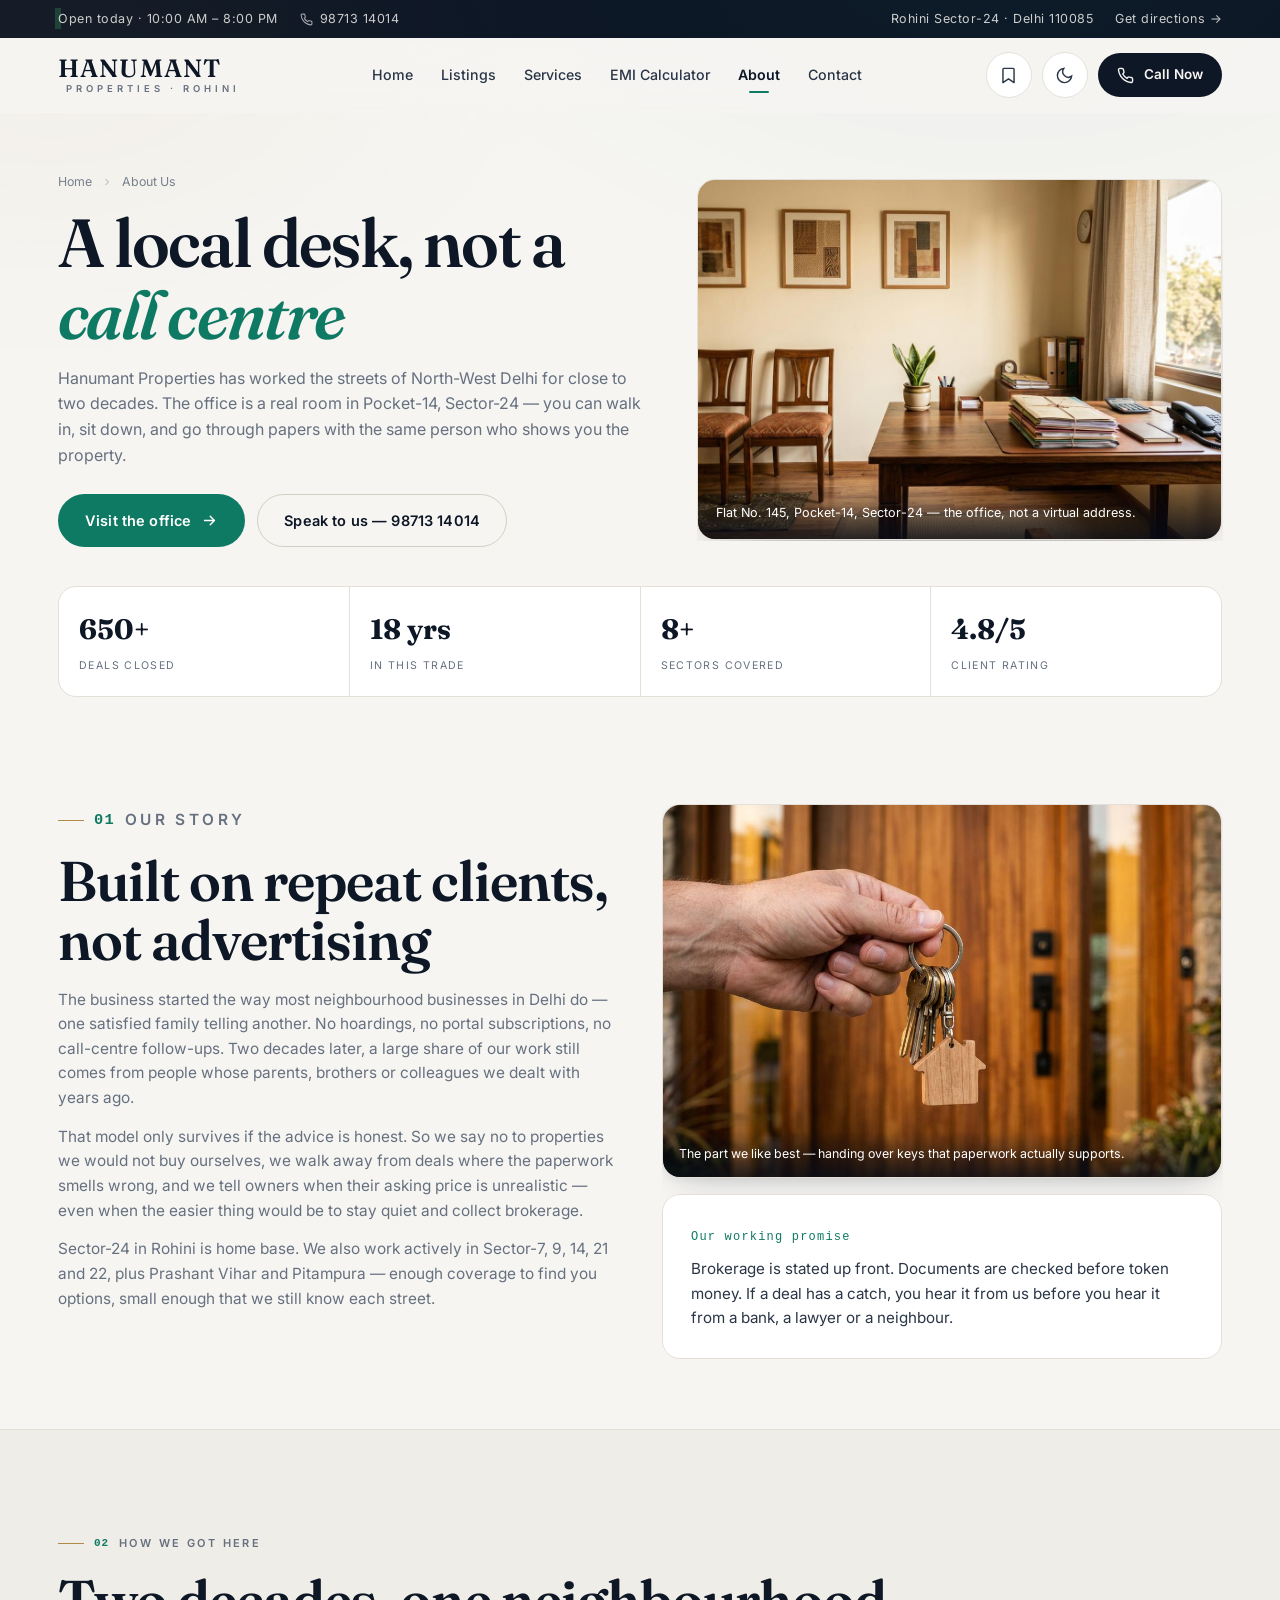
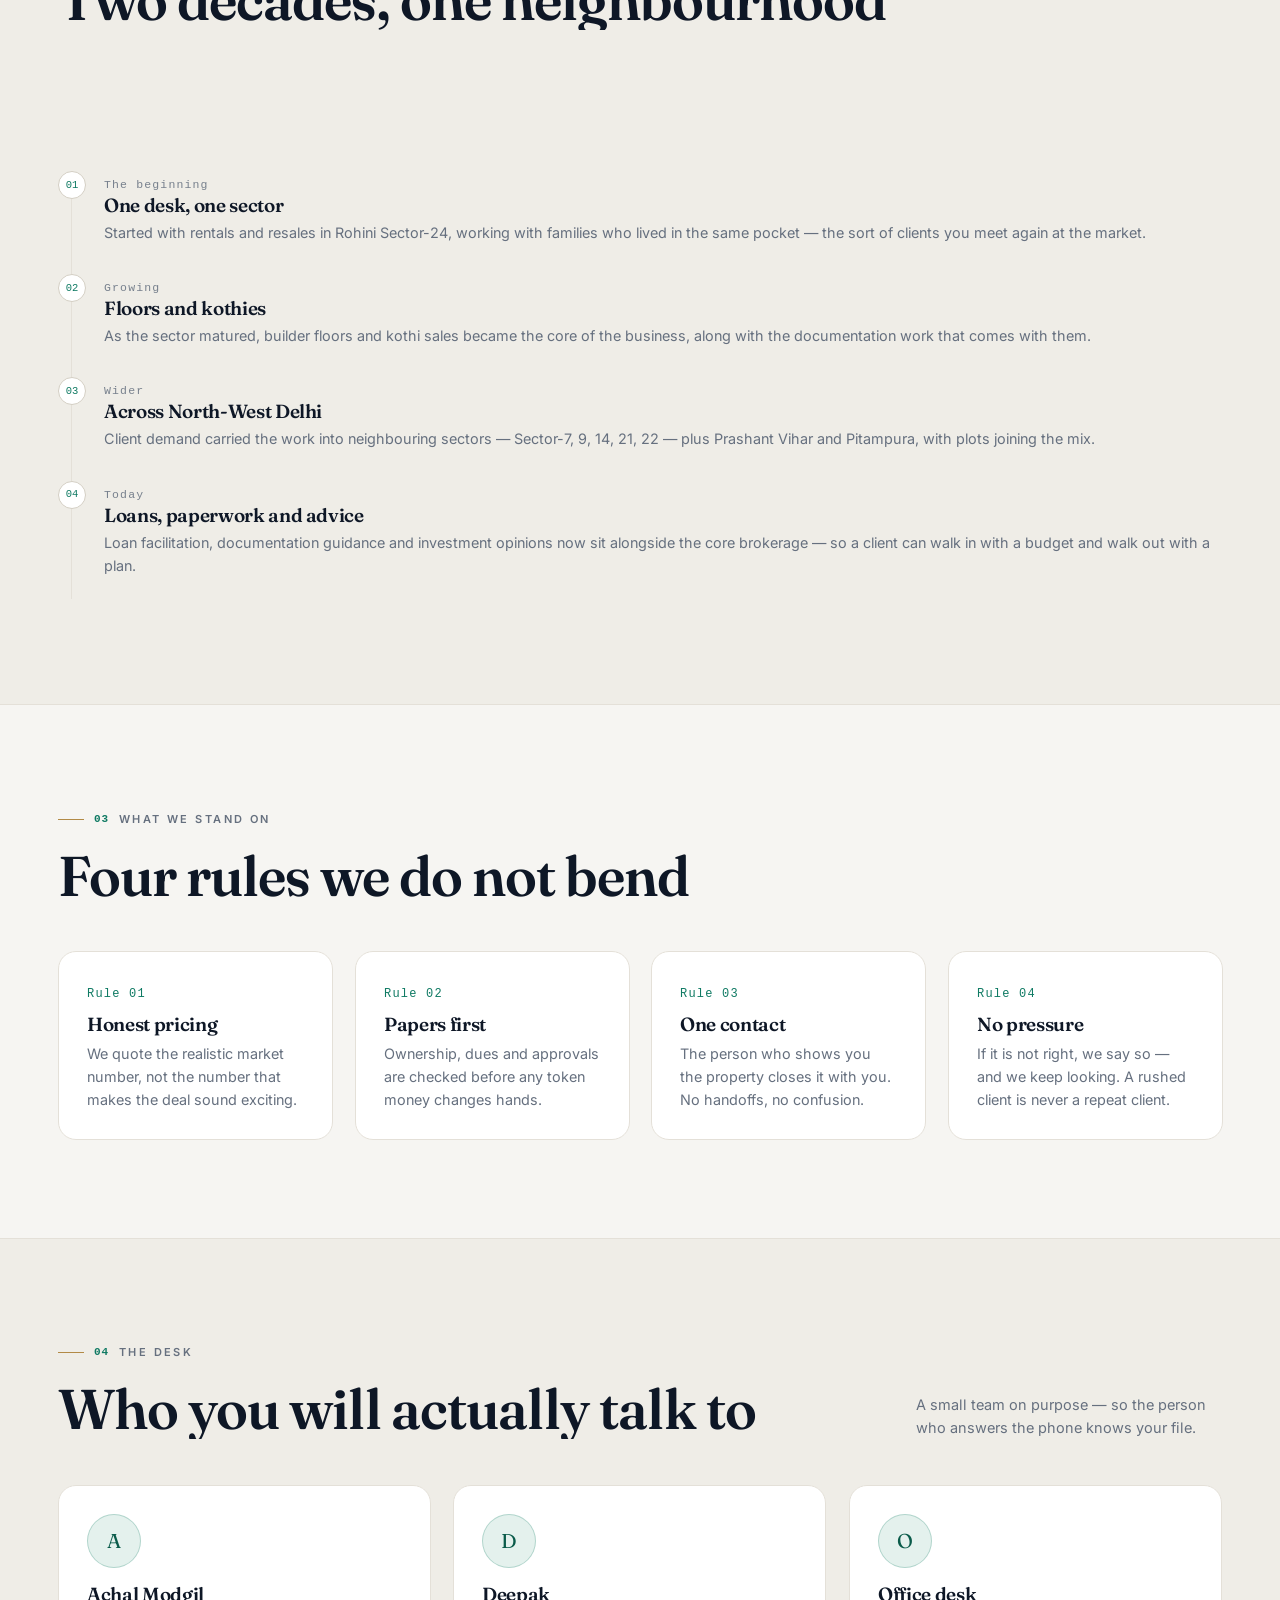
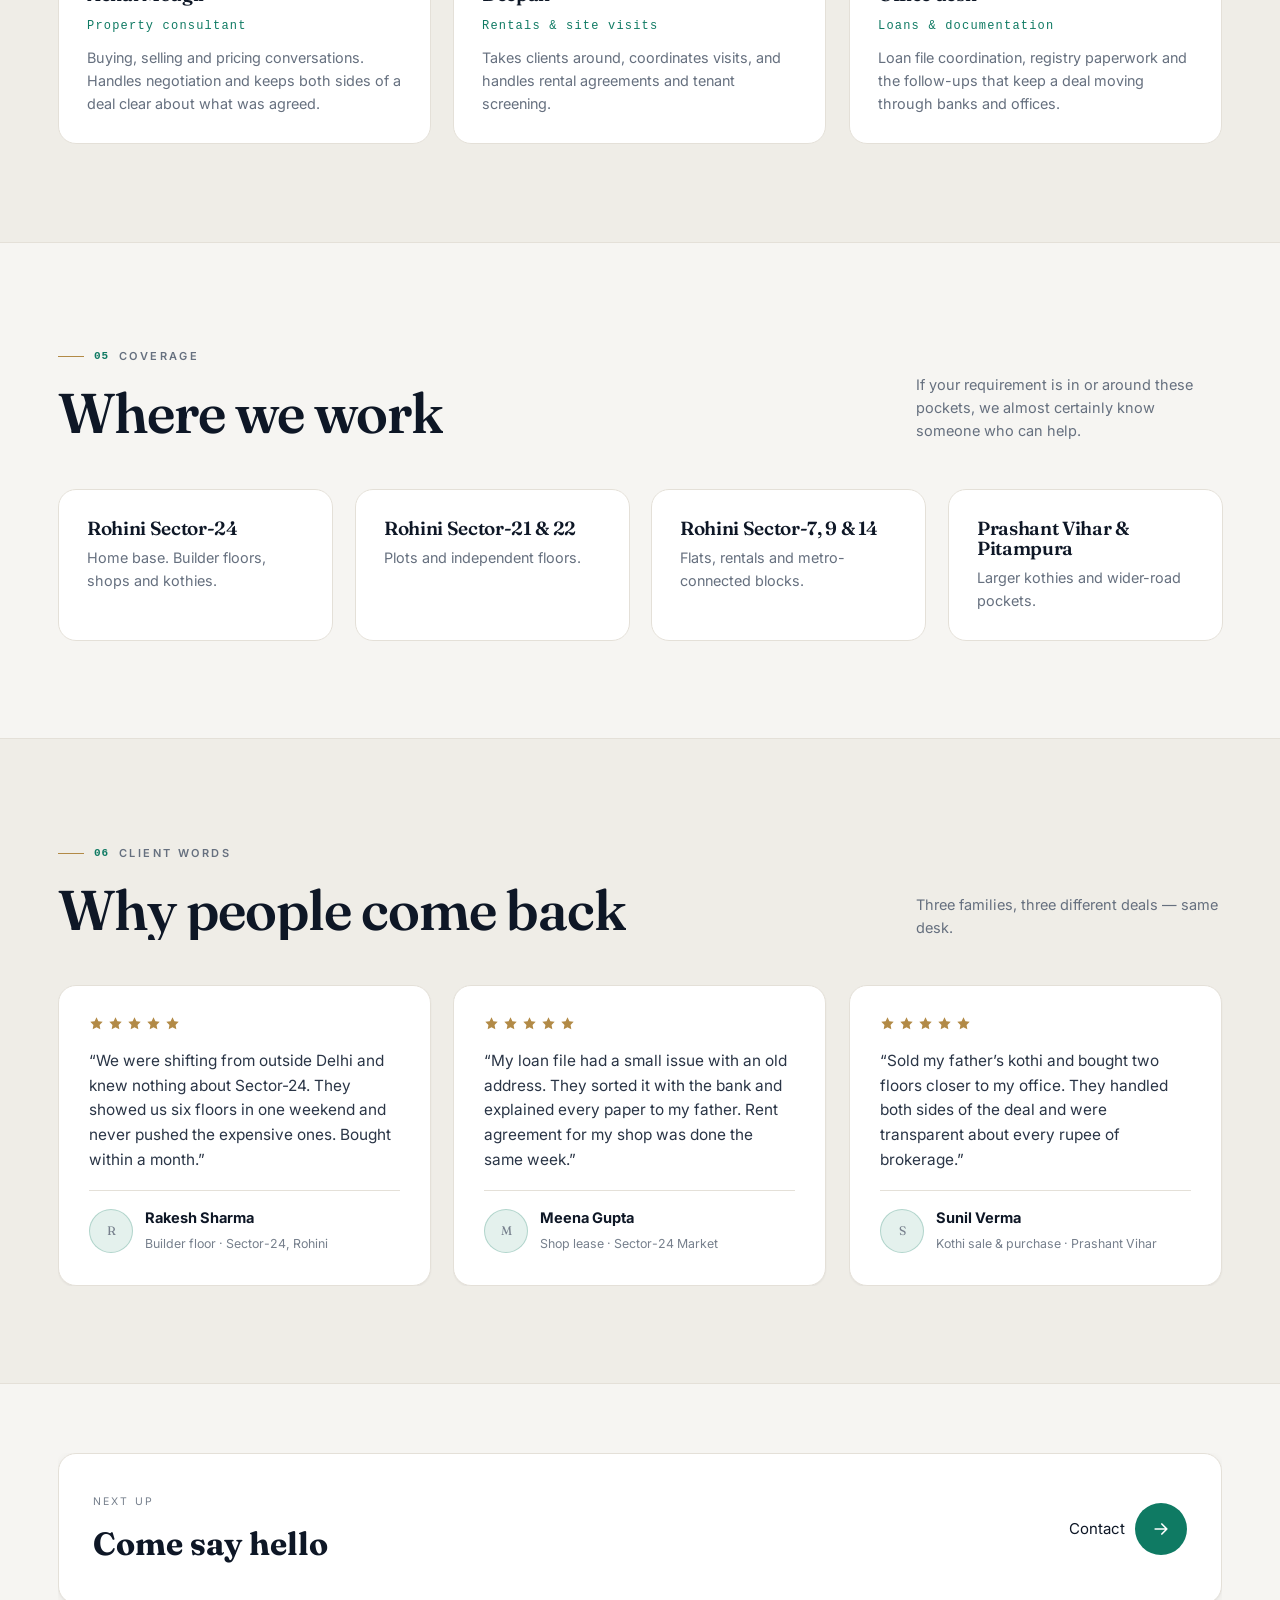
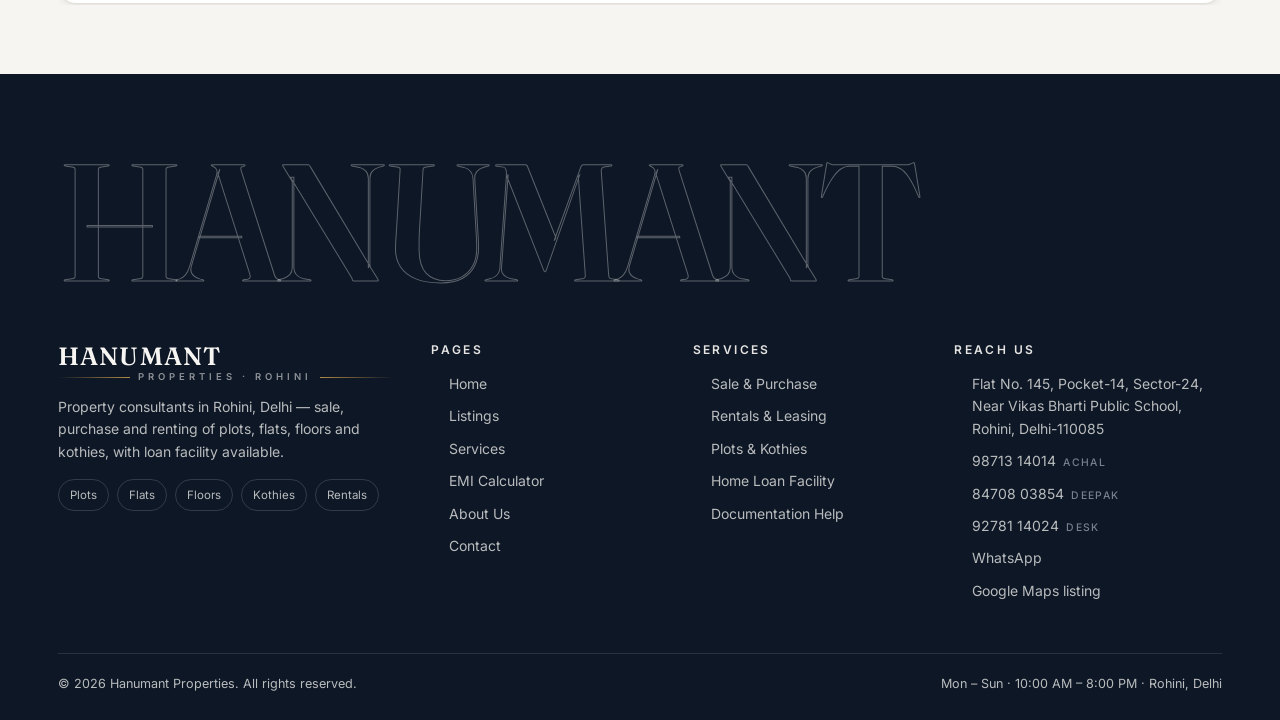
<file: about.html>
<!DOCTYPE html>
<html lang="en" data-theme="light">
<head>
<meta charset="UTF-8" />
<meta name="viewport" content="width=device-width, initial-scale=1, viewport-fit=cover" />
<meta name="theme-color" content="#F6F5F2" />
<title>About Hanumant Properties — Property Consultants in Rohini, Delhi — Hanumant Properties, Rohini Delhi</title>
<meta name="description" content="Two decades of property work in Rohini, Delhi. A local desk handling sale, purchase, rentals, loans and paperwork for families and businesses." />
<meta name="keywords" content="Hanumant Properties, property dealer Rohini, plot flat floor kothi Delhi, rent Rohini Sector 24, property loan Delhi" />
<meta property="og:title" content="About Hanumant Properties — Property Consultants in Rohini, Delhi — Hanumant Properties" />
<meta property="og:description" content="Two decades of property work in Rohini, Delhi. A local desk handling sale, purchase, rentals, loans and paperwork for families and businesses." />
<meta property="og:type" content="website" />
<meta property="og:image" content="assets/hero-exterior.jpg" />
<meta name="twitter:card" content="summary_large_image" />
<link rel="icon" href="data:image/svg+xml,<svg xmlns='http://www.w3.org/2000/svg' viewBox='0 0 32 32'><rect width='32' height='32' rx='7' fill='%230E1726'/><text x='16' y='22' font-family='Georgia,serif' font-size='17' font-weight='700' fill='%23F1EFE9' text-anchor='middle'>H</text></svg>" />
<script>document.documentElement.classList.add('js');setTimeout(function(){var l=document.getElementById('loader');if(l&&!l.classList.contains('is-done')){l.classList.add('is-done');document.documentElement.classList.add('is-ready');}},3600);</script>
<link rel="preconnect" href="https://fonts.googleapis.com" />
<link rel="preconnect" href="https://fonts.gstatic.com" crossorigin />
<link href="https://fonts.googleapis.com/css2?family=Fraunces:opsz,wght@9..144,400;9..144,600;9..144,700&family=Inter:wght@400;500;600;700&display=swap" rel="stylesheet" />
<style>/* critical fallback: keeps the page presentable if site.css is slow, blocked or cached stale */
*,*::before,*::after{box-sizing:border-box}
body{margin:0;background:var(--paper,#F6F5F2);color:var(--ink,#0E1726);font-family:Inter,-apple-system,"Segoe UI",Roboto,Arial,sans-serif;font-size:16px;line-height:1.6}
img{max-width:100%;height:auto}
h1,h2,h3{margin:0;font-family:Fraunces,Georgia,serif;font-weight:600;line-height:1.12}
p{margin:0}
a{color:inherit;text-decoration:none}
ul{margin:0;padding-left:18px}
.shell{width:100%;max-width:1200px;margin:0 auto;padding-inline:18px}
#loader{position:fixed;inset:0;z-index:200;display:grid;place-items:center;background:var(--paper,#F6F5F2)}
#loader.is-done{opacity:0;visibility:hidden}
html:not(.js) #loader{display:none}
#wipe{position:fixed;inset:0;z-index:190;visibility:hidden;pointer-events:none;background:#0E1726}
#wipe.on{visibility:visible}
.header{position:sticky;top:0;z-index:100;background:var(--paper,#F6F5F2);border-bottom:1px solid var(--line,#E6E2D9)}
.header__inner{display:flex;align-items:center;gap:14px;min-height:64px}
.nav{display:flex;gap:4px;margin-left:auto}
.nav a{padding:8px 10px;border-radius:8px;white-space:nowrap}
.header__actions{display:flex;align-items:center;gap:8px;margin-left:auto}
.icon-btn,.burger{display:grid;place-items:center;width:42px;height:42px;padding:0;border-radius:999px;border:1px solid var(--line,#E6E2D9);background:transparent;color:inherit;cursor:pointer}
.burger{display:none}
.icon-btn svg{width:19px;height:19px}
.burger span{display:block;width:19px;height:2px;background:currentColor}
.burger span+span{margin-top:5px}
.btn{display:inline-flex;align-items:center;justify-content:center;gap:8px;padding:12px 18px;border-radius:999px;border:1px solid transparent;font-weight:600}
.btn svg{width:17px;height:17px}
.quick{display:grid;grid-template-columns:repeat(3,1fr);gap:16px;margin-top:26px}
.quick__item{display:flex;align-items:center;gap:14px;padding:16px;border:1px solid var(--line,#E6E2D9);border-radius:14px;background:var(--surface,#FFFFFF)}
.quick__ico{width:44px;height:44px;flex:0 0 44px;border-radius:13px;display:grid;place-items:center;color:var(--accent,#0F7A63);background:var(--surface-2,#F2F0EB)}
.quick__ico svg{width:20px;height:20px}
.quick__txt{min-width:0;display:flex;flex-direction:column;gap:2px}
.quick__k{font-size:10px;letter-spacing:.18em;text-transform:uppercase;color:var(--faint,#77808D);line-height:1.2}
.quick__v{font-weight:600;line-height:1.3;overflow-wrap:anywhere}
.crow{display:flex;gap:14px;align-items:flex-start;padding:16px 0;border-bottom:1px solid var(--line,#E6E2D9)}
.crow__ico{width:42px;height:42px;flex:0 0 42px;border-radius:12px;display:grid;place-items:center;color:var(--accent,#0F7A63)}
.crow__ico svg{width:18px;height:18px}
.cards{display:grid;grid-template-columns:repeat(3,1fr);gap:18px}
.card{border:1px solid var(--line,#E6E2D9);border-radius:16px;overflow:hidden;background:var(--surface,#FFFFFF)}
.map-card svg{width:100%;height:auto}
@media (max-width:1080px){.quick{grid-template-columns:1fr 1fr}.cards{grid-template-columns:1fr 1fr}}
@media (max-width:820px){.nav{display:none}.burger{display:grid}.quick{grid-template-columns:1fr}.cards{grid-template-columns:1fr}.header__inner{min-height:58px}.icon-btn,.burger{width:40px;height:40px}}
</style>
<link rel="stylesheet" href="assets/css/site.css?v=7" />
</head>
<body>
<a class="skip" href="#main">Skip to content</a>

<!-- ===== 2-second animated loader ===== -->
<div id="loader" role="status" aria-label="Loading Hanumant Properties">
  <div class="ldr">
    <svg width="64" height="64" class="ldr__house" viewBox="0 0 64 64" aria-hidden="true">
      <path d="M8 30 32 10l24 20"/><path d="M14 29v25h36V29"/><path d="M27 54V40h10v14"/>
    </svg>
    <span class="ldr__mark" aria-hidden="true">
      <span style="--n:0">H</span><span style="--n:1">A</span><span style="--n:2">N</span><span style="--n:3">U</span><span style="--n:4">M</span><span style="--n:5">A</span><span style="--n:6">N</span><span style="--n:7">T</span>
    </span>
    <span class="ldr__sub">Properties · Rohini, Delhi</span>
    <span class="ldr__bar"><i></i></span>
    <span class="ldr__count" id="loaderCount">0%</span>
  </div>
</div>

<!-- ===== page-leave wipe ===== -->
<div id="wipe" aria-hidden="true"><span class="wipe__word">About Hanumant Properties — Property Consultants in Rohini, Delhi</span></div>

<!-- ===== top strip ===== -->
<div class="topbar">
  <div class="shell">
    <div class="topbar__set">
      <span><span class="dot"></span> <span class="tb-long">Open today · 10:00 AM – 8:00 PM</span><span class="tb-short">Open till 8 PM</span></span>
      <a href="tel:+919871314014" class="topbar__set--hide tb-call">
        <svg viewBox="0 0 24 24" fill="none" stroke="currentColor" stroke-width="2"><path d="M22 16.9v3a2 2 0 0 1-2.2 2 19.8 19.8 0 0 1-8.6-3.1 19.5 19.5 0 0 1-6-6A19.8 19.8 0 0 1 2.1 4.2 2 2 0 0 1 4.1 2h3a2 2 0 0 1 2 1.7c.1 1 .4 1.9.7 2.8a2 2 0 0 1-.5 2.1L8.1 9.9a16 16 0 0 0 6 6l1.3-1.3a2 2 0 0 1 2.1-.4c.9.3 1.8.6 2.8.7a2 2 0 0 1 1.7 2Z"/></svg>
        98713 14014
      </a>
    </div>
    <div class="topbar__set">
      <span class="topbar__set--hide">Rohini Sector-24 · Delhi 110085</span>
      <a href="https://www.google.com/maps/place/?q=place_id:ChIJ0cg0BsgGDTkRtoCSKuUtm_A" target="_blank" rel="noopener">Get directions →</a>
    </div>
  </div>
</div>

<header class="header" id="header">
  <div class="shell header__inner">
    <a href="index.html" class="wordmark" aria-label="Hanumant Properties — home">
      <span class="wordmark__name">Hanumant</span>
      <span class="wordmark__sub">Properties · Rohini</span>
    </a>
    <nav class="nav" aria-label="Main">
      <a href="index.html">Home</a>
      <a href="listings.html">Listings</a>
      <a href="services.html">Services</a>
      <a href="emi.html">EMI Calculator</a>
      <a href="about.html">About</a>
      <a href="contact.html">Contact</a>
    </nav>
    <div class="header__actions">
      <a class="icon-btn js-saved-link" href="listings.html" aria-label="Your shortlist" title="Your shortlist">
        <svg viewBox="0 0 24 24" fill="none" stroke="currentColor" stroke-width="1.8" stroke-linecap="round" stroke-linejoin="round"><path d="m19 21-7-4.7L5 21V4a1 1 0 0 1 1-1h12a1 1 0 0 1 1 1z"/></svg>
        <span class="icon-btn__count js-saved-count">0</span>
      </a>
      <button class="icon-btn theme-toggle" aria-label="Switch colour theme" title="Light / Dark">
        <svg class="moon" viewBox="0 0 24 24" fill="none" stroke="currentColor" stroke-width="1.8" stroke-linecap="round"><path d="M21 12.8A9 9 0 1 1 11.2 3a7 7 0 0 0 9.8 9.8Z"/></svg>
        <svg class="sun" viewBox="0 0 24 24" fill="none" stroke="currentColor" stroke-width="1.8" stroke-linecap="round"><circle cx="12" cy="12" r="4"/><path d="M12 2v2M12 20v2M4.9 4.9l1.4 1.4M17.7 17.7l1.4 1.4M2 12h2M20 12h2M4.9 19.1l1.4-1.4M17.7 6.3l1.4-1.4"/></svg>
      </button>
      <a class="btn btn--sm btn--call-desktop" href="tel:+919871314014">
        <svg viewBox="0 0 24 24" fill="none" stroke="currentColor" stroke-width="2"><path d="M22 16.9v3a2 2 0 0 1-2.2 2 19.8 19.8 0 0 1-8.6-3.1 19.5 19.5 0 0 1-6-6A19.8 19.8 0 0 1 2.1 4.2 2 2 0 0 1 4.1 2h3a2 2 0 0 1 2 1.7c.1 1 .4 1.9.7 2.8a2 2 0 0 1-.5 2.1L8.1 9.9a16 16 0 0 0 6 6l1.3-1.3a2 2 0 0 1 2.1-.4c.9.3 1.8.6 2.8.7a2 2 0 0 1 1.7 2Z"/></svg>
        Call Now
      </a>
      <a class="btn btn--accent btn--sm btn--call-mobile" href="tel:+919871314014" aria-label="Call 9871314014">
        <svg viewBox="0 0 24 24" fill="none" stroke="currentColor" stroke-width="2"><path d="M22 16.9v3a2 2 0 0 1-2.2 2 19.8 19.8 0 0 1-8.6-3.1 19.5 19.5 0 0 1-6-6A19.8 19.8 0 0 1 2.1 4.2 2 2 0 0 1 4.1 2h3a2 2 0 0 1 2 1.7c.1 1 .4 1.9.7 2.8a2 2 0 0 1-.5 2.1L8.1 9.9a16 16 0 0 0 6 6l1.3-1.3a2 2 0 0 1 2.1-.4c.9.3 1.8.6 2.8.7a2 2 0 0 1 1.7 2Z"/></svg>
        <span class="btn__lbl">Call</span>
      </a>
      <button class="icon-btn burger" id="burger" aria-label="Open menu" aria-expanded="false" aria-controls="drawer">
        <span></span><span></span><span></span>
      </button>
    </div>
  </div>
</header>

<div class="drawer" id="drawer" role="dialog" aria-modal="true" aria-label="Menu">
  <div class="drawer__bd" data-close></div>
  <div class="drawer__panel">
    <div class="drawer__top">
      <span class="wordmark"><span class="wordmark__name">Hanumant</span><span class="wordmark__sub">Properties</span></span>
      <button class="icon-btn" data-close aria-label="Close menu">
        <svg viewBox="0 0 24 24" fill="none" stroke="currentColor" stroke-width="1.9" stroke-linecap="round"><path d="M18 6 6 18M6 6l12 12"/></svg>
      </button>
    </div>
    <nav class="drawer__links" aria-label="Mobile">
      <a href="index.html" style="--i:0">Home <span>01</span></a>
      <a href="listings.html" style="--i:1">Listings <span>02</span></a>
      <a href="services.html" style="--i:2">Services <span>03</span></a>
      <a href="emi.html" style="--i:3">EMI Calculator <span>04</span></a>
      <a href="about.html" style="--i:4">About Us <span>05</span></a>
      <a href="contact.html" style="--i:5">Contact <span>06</span></a>
    </nav>
    <div class="drawer__foot">
      <a class="btn btn--accent btn--block" href="tel:+919871314014">
        <svg viewBox="0 0 24 24" fill="none" stroke="currentColor" stroke-width="2"><path d="M22 16.9v3a2 2 0 0 1-2.2 2 19.8 19.8 0 0 1-8.6-3.1 19.5 19.5 0 0 1-6-6A19.8 19.8 0 0 1 2.1 4.2 2 2 0 0 1 4.1 2h3a2 2 0 0 1 2 1.7c.1 1 .4 1.9.7 2.8a2 2 0 0 1-.5 2.1L8.1 9.9a16 16 0 0 0 6 6l1.3-1.3a2 2 0 0 1 2.1-.4c.9.3 1.8.6 2.8.7a2 2 0 0 1 1.7 2Z"/></svg>
        Call 98713 14014
      </a>
      <a class="btn btn--ghost btn--block" href="https://wa.me/919871314014?text=Hi%20Hanumant%20Properties%2C%20I%20am%20looking%20for%20a%20property%20in%20Rohini." target="_blank" rel="noopener">WhatsApp Enquiry</a>
      <p class="form__note">Flat No. 145, Pocket-14, Sector-24, Rohini, Delhi-110085</p>
    </div>
  </div>
</div>

<main id="main">

<section class="phero">
  <div class="shell">
    <div class="phero__grid">
      <div>
        <nav class="crumbs" aria-label="Breadcrumb">
        <a href="index.html">Home</a>
        <svg viewBox="0 0 24 24" fill="none" stroke="currentColor" stroke-width="2"><path d="M9 6l6 6-6 6"/></svg>
        <span aria-current="page">About Us</span>
      </nav>
        <h1>A local desk, not a <em>call centre</em></h1>
        <p class="lede">Hanumant Properties has worked the streets of North-West Delhi for close to two decades. The office is a real room in Pocket-14, Sector-24 — you can walk in, sit down, and go through papers with the same person who shows you the property.</p>
        <div class="phero__cta">
          <a class="btn btn--accent" href="contact.html">Visit the office
            <svg viewBox="0 0 24 24" fill="none" stroke="currentColor" stroke-width="2" stroke-linecap="round" stroke-linejoin="round"><path d="M5 12h14M13 6l6 6-6 6"/></svg>
          </a>
          <a class="btn btn--ghost" href="tel:+919871314014">Speak to us — 98713 14014</a>
        </div>
      </div>
      <figure class="phero__shot reveal reveal--scale">
        <img src="assets/about-office.jpg" width="1200" height="800" fetchpriority="high" alt="Interior of a small tidy property consultancy office" />
        <figcaption>Flat No. 145, Pocket-14, Sector-24 — the office, not a virtual address.</figcaption>
      </figure>
    </div>
    <div class="phero__stats reveal">
      <div><b data-count="650" data-suffix="+">0</b><span>Deals closed</span></div>
      <div><b data-count="18" data-suffix=" yrs">0</b><span>In this trade</span></div>
      <div><b data-count="8" data-suffix="+">0</b><span>Sectors covered</span></div>
      <div><b data-count="4.8" data-decimals="1" data-suffix="/5">0</b><span>Client rating</span></div>
    </div>
  </div>
</section>

<section class="section section--tight">
  <div class="shell">
    <div class="grid-2 split" style="align-items:start;gap:clamp(22px,3.4vw,52px)">
      <div class="prose reveal">
        <p class="eyebrow"><span class="num">01</span> Our story</p>
        <h2 class="section-title" style="max-width:20ch">Built on repeat clients, not advertising</h2>
        <p style="margin-top:18px">The business started the way most neighbourhood businesses in Delhi do — one satisfied family telling another. No hoardings, no portal subscriptions, no call-centre follow-ups. Two decades later, a large share of our work still comes from people whose parents, brothers or colleagues we dealt with years ago.</p>
        <p>That model only survives if the advice is honest. So we say no to properties we would not buy ourselves, we walk away from deals where the paperwork smells wrong, and we tell owners when their asking price is unrealistic — even when the easier thing would be to stay quiet and collect brokerage.</p>
        <p>Sector-24 in Rohini is home base. We also work actively in Sector-7, 9, 14, 21 and 22, plus Prashant Vihar and Pitampura — enough coverage to find you options, small enough that we still know each street.</p>
      </div>
      <div class="reveal reveal--right" style="--d:80ms">
        <figure class="why__photo">
          <img src="assets/about-keys.jpg" width="1000" height="667" loading="lazy" alt="Keys with a small wooden house keychain being handed over" />
          <figcaption>The part we like best — handing over keys that paperwork actually supports.</figcaption>
        </figure>
        <div class="tile" style="margin-top:16px">
          <span class="tile__k">Our working promise</span>
          <p style="margin-top:10px;color:var(--ink-soft);font-size:15.2px">Brokerage is stated up front. Documents are checked before token money. If a deal has a catch, you hear it from us before you hear it from a bank, a lawyer or a neighbour.</p>
        </div>
      </div>
    </div>
  </div>
</section>

<section class="section section--surface">
  <div class="shell">
    <div class="section-head">
      <div class="reveal">
        <p class="eyebrow"><span class="num">02</span> How we got here</p>
        <h2 class="section-title">Two decades, one neighbourhood</h2>
      </div>
      <p class="aside reveal" style="--d:100ms">A rough sketch of how the desk grew — from one family's deal to a regular flow of buyers, sellers and tenants.</p>
    </div>
    <div class="timeline reveal">
      <div class="tl"><div class="tl__dot">01</div><div><span class="tl__year">The beginning</span><h3>One desk, one sector</h3><p>Started with rentals and resales in Rohini Sector-24, working with families who lived in the same pocket — the sort of clients you meet again at the market.</p></div></div>
      <div class="tl"><div class="tl__dot">02</div><div><span class="tl__year">Growing</span><h3>Floors and kothies</h3><p>As the sector matured, builder floors and kothi sales became the core of the business, along with the documentation work that comes with them.</p></div></div>
      <div class="tl"><div class="tl__dot">03</div><div><span class="tl__year">Wider</span><h3>Across North-West Delhi</h3><p>Client demand carried the work into neighbouring sectors — Sector-7, 9, 14, 21, 22 — plus Prashant Vihar and Pitampura, with plots joining the mix.</p></div></div>
      <div class="tl"><div class="tl__dot">04</div><div><span class="tl__year">Today</span><h3>Loans, paperwork and advice</h3><p>Loan facilitation, documentation guidance and investment opinions now sit alongside the core brokerage — so a client can walk in with a budget and walk out with a plan.</p></div></div>
    </div>
  </div>
</section>

<section class="section">
  <div class="shell">
    <div class="section-head">
      <div class="reveal">
        <p class="eyebrow"><span class="num">03</span> What we stand on</p>
        <h2 class="section-title">Four rules we do not bend</h2>
      </div>
    </div>
    <div class="grid-4">
      <div class="tile reveal"><span class="tile__k">Rule 01</span><h3 style="margin-top:10px">Honest pricing</h3><p>We quote the realistic market number, not the number that makes the deal sound exciting.</p></div>
      <div class="tile reveal" style="--d:70ms"><span class="tile__k">Rule 02</span><h3 style="margin-top:10px">Papers first</h3><p>Ownership, dues and approvals are checked before any token money changes hands.</p></div>
      <div class="tile reveal" style="--d:140ms"><span class="tile__k">Rule 03</span><h3 style="margin-top:10px">One contact</h3><p>The person who shows you the property closes it with you. No handoffs, no confusion.</p></div>
      <div class="tile reveal" style="--d:210ms"><span class="tile__k">Rule 04</span><h3 style="margin-top:10px">No pressure</h3><p>If it is not right, we say so — and we keep looking. A rushed client is never a repeat client.</p></div>
    </div>
  </div>
</section>

<section class="section section--surface">
  <div class="shell">
    <div class="section-head">
      <div class="reveal">
        <p class="eyebrow"><span class="num">04</span> The desk</p>
        <h2 class="section-title">Who you will actually talk to</h2>
      </div>
      <p class="aside reveal" style="--d:100ms">A small team on purpose — so the person who answers the phone knows your file.</p>
    </div>
    <div class="grid-3">
      <div class="tile reveal">
        <span class="avatar" style="width:54px;height:54px;font-size:20px">A</span>
        <h3 style="margin-top:16px">Achal Modgil</h3>
        <span class="tile__k">Property consultant</span>
        <p style="margin-top:10px">Buying, selling and pricing conversations. Handles negotiation and keeps both sides of a deal clear about what was agreed.</p>
      </div>
      <div class="tile reveal" style="--d:80ms">
        <span class="avatar" style="width:54px;height:54px;font-size:20px">D</span>
        <h3 style="margin-top:16px">Deepak</h3>
        <span class="tile__k">Rentals &amp; site visits</span>
        <p style="margin-top:10px">Takes clients around, coordinates visits, and handles rental agreements and tenant screening.</p>
      </div>
      <div class="tile reveal" style="--d:160ms">
        <span class="avatar" style="width:54px;height:54px;font-size:20px">O</span>
        <h3 style="margin-top:16px">Office desk</h3>
        <span class="tile__k">Loans &amp; documentation</span>
        <p style="margin-top:10px">Loan file coordination, registry paperwork and the follow-ups that keep a deal moving through banks and offices.</p>
      </div>
    </div>
  </div>
</section>

<section class="section">
  <div class="shell">
    <div class="section-head">
      <div class="reveal">
        <p class="eyebrow"><span class="num">05</span> Coverage</p>
        <h2 class="section-title">Where we work</h2>
      </div>
      <p class="aside reveal" style="--d:100ms">If your requirement is in or around these pockets, we almost certainly know someone who can help.</p>
    </div>
    <div class="grid-4">
      <div class="tile reveal"><h3>Rohini Sector-24</h3><p>Home base. Builder floors, shops and kothies.</p></div>
      <div class="tile reveal" style="--d:60ms"><h3>Rohini Sector-21 &amp; 22</h3><p>Plots and independent floors.</p></div>
      <div class="tile reveal" style="--d:120ms"><h3>Rohini Sector-7, 9 &amp; 14</h3><p>Flats, rentals and metro-connected blocks.</p></div>
      <div class="tile reveal" style="--d:180ms"><h3>Prashant Vihar &amp; Pitampura</h3><p>Larger kothies and wider-road pockets.</p></div>
    </div>
  </div>
</section>

<section class="section section--surface">
  <div class="shell">
    <div class="section-head">
      <div class="reveal">
        <p class="eyebrow"><span class="num">06</span> Client words</p>
        <h2 class="section-title">Why people come back</h2>
      </div>
      <p class="aside reveal" style="--d:100ms">Three families, three different deals — same desk.</p>
    </div>
    <div class="quotes-head">
      <span class="swipe-ico">
        <svg viewBox="0 0 24 24" fill="none" stroke="currentColor" stroke-width="2" stroke-linecap="round"><path d="M5 12h14M13 6l6 6-6 6"/></svg>
        Swipe for more
      </span>
      <span class="quotes-count"><b id="quoteIdx">01</b> / 03</span>
    </div>
    <div class="quotes-viewport" id="quotesViewport">
    <div class="quotes">
      <article class="quote reveal" style="--d:0ms">
        <div class="quote__stars" aria-label="5 out of 5"><svg width="20" height="20" viewBox="0 0 24 24"><path d="m12 2 3 6.3 6.9 1-5 4.9 1.2 6.8L12 17.8 5.9 21l1.2-6.8-5-4.9 6.9-1z"/></svg><svg width="20" height="20" viewBox="0 0 24 24"><path d="m12 2 3 6.3 6.9 1-5 4.9 1.2 6.8L12 17.8 5.9 21l1.2-6.8-5-4.9 6.9-1z"/></svg><svg width="20" height="20" viewBox="0 0 24 24"><path d="m12 2 3 6.3 6.9 1-5 4.9 1.2 6.8L12 17.8 5.9 21l1.2-6.8-5-4.9 6.9-1z"/></svg><svg width="20" height="20" viewBox="0 0 24 24"><path d="m12 2 3 6.3 6.9 1-5 4.9 1.2 6.8L12 17.8 5.9 21l1.2-6.8-5-4.9 6.9-1z"/></svg><svg width="20" height="20" viewBox="0 0 24 24"><path d="m12 2 3 6.3 6.9 1-5 4.9 1.2 6.8L12 17.8 5.9 21l1.2-6.8-5-4.9 6.9-1z"/></svg></div>
        <p>“We were shifting from outside Delhi and knew nothing about Sector-24. They showed us six floors in one weekend and never pushed the expensive ones. Bought within a month.”</p>
        <div class="quote__by"><span class="avatar">R</span><div><b>Rakesh Sharma</b><span>Builder floor · Sector-24, Rohini</span></div></div>
      </article>
      <article class="quote reveal" style="--d:80ms">
        <div class="quote__stars" aria-label="5 out of 5"><svg width="20" height="20" viewBox="0 0 24 24"><path d="m12 2 3 6.3 6.9 1-5 4.9 1.2 6.8L12 17.8 5.9 21l1.2-6.8-5-4.9 6.9-1z"/></svg><svg width="20" height="20" viewBox="0 0 24 24"><path d="m12 2 3 6.3 6.9 1-5 4.9 1.2 6.8L12 17.8 5.9 21l1.2-6.8-5-4.9 6.9-1z"/></svg><svg width="20" height="20" viewBox="0 0 24 24"><path d="m12 2 3 6.3 6.9 1-5 4.9 1.2 6.8L12 17.8 5.9 21l1.2-6.8-5-4.9 6.9-1z"/></svg><svg width="20" height="20" viewBox="0 0 24 24"><path d="m12 2 3 6.3 6.9 1-5 4.9 1.2 6.8L12 17.8 5.9 21l1.2-6.8-5-4.9 6.9-1z"/></svg><svg width="20" height="20" viewBox="0 0 24 24"><path d="m12 2 3 6.3 6.9 1-5 4.9 1.2 6.8L12 17.8 5.9 21l1.2-6.8-5-4.9 6.9-1z"/></svg></div>
        <p>“My loan file had a small issue with an old address. They sorted it with the bank and explained every paper to my father. Rent agreement for my shop was done the same week.”</p>
        <div class="quote__by"><span class="avatar">M</span><div><b>Meena Gupta</b><span>Shop lease · Sector-24 Market</span></div></div>
      </article>
      <article class="quote reveal" style="--d:160ms">
        <div class="quote__stars" aria-label="5 out of 5"><svg width="20" height="20" viewBox="0 0 24 24"><path d="m12 2 3 6.3 6.9 1-5 4.9 1.2 6.8L12 17.8 5.9 21l1.2-6.8-5-4.9 6.9-1z"/></svg><svg width="20" height="20" viewBox="0 0 24 24"><path d="m12 2 3 6.3 6.9 1-5 4.9 1.2 6.8L12 17.8 5.9 21l1.2-6.8-5-4.9 6.9-1z"/></svg><svg width="20" height="20" viewBox="0 0 24 24"><path d="m12 2 3 6.3 6.9 1-5 4.9 1.2 6.8L12 17.8 5.9 21l1.2-6.8-5-4.9 6.9-1z"/></svg><svg width="20" height="20" viewBox="0 0 24 24"><path d="m12 2 3 6.3 6.9 1-5 4.9 1.2 6.8L12 17.8 5.9 21l1.2-6.8-5-4.9 6.9-1z"/></svg><svg width="20" height="20" viewBox="0 0 24 24"><path d="m12 2 3 6.3 6.9 1-5 4.9 1.2 6.8L12 17.8 5.9 21l1.2-6.8-5-4.9 6.9-1z"/></svg></div>
        <p>“Sold my father’s kothi and bought two floors closer to my office. They handled both sides of the deal and were transparent about every rupee of brokerage.”</p>
        <div class="quote__by"><span class="avatar">S</span><div><b>Sunil Verma</b><span>Kothi sale &amp; purchase · Prashant Vihar</span></div></div>
      </article>
    </div>
    </div>
  </div>
</section>

<section class="section section--tight">
  <div class="shell">
    <div class="next reveal">
      <div>
        <span class="next__k">Next up</span>
        <b>Come say hello</b>
      </div>
      <a class="go" href="contact.html" aria-label="Go to Come say hello">
        <span>Contact</span>
        <span class="ar"><svg viewBox="0 0 24 24" fill="none" stroke="currentColor" stroke-width="2" stroke-linecap="round" stroke-linejoin="round"><path d="M5 12h14M13 6l6 6-6 6"/></svg></span>
      </a>
    </div>
  </div>
</section>

</main>
<footer class="footer">
  <div class="shell">
    <div class="footer__word" aria-hidden="true">HANU&shy;MANT</div>
    <div class="footer__grid">
      <div class="footer__brand">
        <span class="wordmark"><span class="wordmark__name">Hanumant</span><span class="wordmark__sub">Properties · Rohini</span></span>
        <p>Property consultants in Rohini, Delhi — sale, purchase and renting of plots, flats, floors and kothies, with loan facility available.</p>
        <div class="tags"><span class="tag">Plots</span><span class="tag">Flats</span><span class="tag">Floors</span><span class="tag">Kothies</span><span class="tag">Rentals</span></div>
      </div>
      <div>
        <h4>Pages</h4>
        <ul>
          <li><a href="index.html">Home</a></li>
          <li><a href="listings.html">Listings</a></li>
          <li><a href="services.html">Services</a></li>
          <li><a href="emi.html">EMI Calculator</a></li>
          <li><a href="about.html">About Us</a></li>
          <li><a href="contact.html">Contact</a></li>
        </ul>
      </div>
      <div>
        <h4>Services</h4>
        <ul>
          <li><a href="services.html">Sale &amp; Purchase</a></li>
          <li><a href="services.html">Rentals &amp; Leasing</a></li>
          <li><a href="services.html">Plots &amp; Kothies</a></li>
          <li><a href="services.html">Home Loan Facility</a></li>
          <li><a href="services.html">Documentation Help</a></li>
        </ul>
      </div>
      <div>
        <h4>Reach us</h4>
        <ul>
          <li>Flat No. 145, Pocket-14, Sector-24,<br />Near Vikas Bharti Public School,<br />Rohini, Delhi-110085</li>
          <li><a href="tel:+919871314014">98713 14014</a><span class="f-who">Achal</span></li>
          <li><a href="tel:+918470803854">84708 03854</a><span class="f-who">Deepak</span></li>
          <li><a href="tel:+919278114024">92781 14024</a><span class="f-who">Desk</span></li>
          <li><a href="https://wa.me/919871314014" target="_blank" rel="noopener">WhatsApp</a></li>
          <li><a href="https://www.google.com/maps/place/?q=place_id:ChIJ0cg0BsgGDTkRtoCSKuUtm_A" target="_blank" rel="noopener">Google Maps listing</a></li>
        </ul>
      </div>
    </div>
    <div class="footer__bottom">
      <span>© <span class="js-year">2026</span> Hanumant Properties. All rights reserved.</span>
      <span>Mon – Sun · 10:00 AM – 8:00 PM · Rohini, Delhi</span>
    </div>
  </div>
</footer>
<nav class="mbar" aria-label="Quick actions">
  <a href="index.html">
    <svg viewBox="0 0 24 24" fill="none" stroke="currentColor" stroke-width="1.9" stroke-linecap="round" stroke-linejoin="round"><path d="M3 9.5 12 3l9 6.5V21H3z"/><path d="M9 21v-6h6v6"/></svg>
    Home
  </a>
  <a href="listings.html">
    <svg viewBox="0 0 24 24" fill="none" stroke="currentColor" stroke-width="1.9" stroke-linecap="round" stroke-linejoin="round"><path d="M4 21V6a2 2 0 0 1 2-2h9a2 2 0 0 1 2 2v15"/><path d="M17 10h3v11M2 21h20"/></svg>
    Listings
  </a>
  <a class="primary" href="tel:+919871314014">
    <svg viewBox="0 0 24 24" fill="none" stroke="currentColor" stroke-width="1.9" stroke-linecap="round" stroke-linejoin="round"><path d="M22 16.9v3a2 2 0 0 1-2.2 2 19.8 19.8 0 0 1-8.6-3.1 19.5 19.5 0 0 1-6-6A19.8 19.8 0 0 1 2.1 4.2 2 2 0 0 1 4.1 2h3a2 2 0 0 1 2 1.7c.1 1 .4 1.9.7 2.8a2 2 0 0 1-.5 2.1L8.1 9.9a16 16 0 0 0 6 6l1.3-1.3a2 2 0 0 1 2.1-.4c.9.3 1.8.6 2.8.7a2 2 0 0 1 1.7 2Z"/></svg>
    Call
  </a>
  <a href="contact.html">
    <svg viewBox="0 0 24 24" fill="none" stroke="currentColor" stroke-width="1.9" stroke-linecap="round" stroke-linejoin="round"><path d="M21 11.5a8.4 8.4 0 0 1-9 8.4L3 21l1.1-8.6A8.4 8.4 0 1 1 21 11.5Z"/></svg>
    Contact
  </a>
</nav>

<button class="fab" id="fab" aria-label="Back to top">
  <svg viewBox="0 0 24 24" fill="none" stroke="currentColor" stroke-width="2" stroke-linecap="round" stroke-linejoin="round"><path d="M12 19V5M6 11l6-6 6 6"/></svg>
</button>

<div class="modal" id="propModal" role="dialog" aria-modal="true" aria-label="Property details">
  <div class="modal__bd" data-close></div>
  <div class="modal__panel">
    <div class="modal__head">
      <strong id="modalTitle" style="font-family:var(--font-display);font-size:20px">Property</strong>
      <button class="icon-btn" data-close aria-label="Close">
        <svg viewBox="0 0 24 24" fill="none" stroke="currentColor" stroke-width="1.9" stroke-linecap="round"><path d="M18 6 6 18M6 6l12 12"/></svg>
      </button>
    </div>
    <div class="modal__body" id="modalBody"></div>
  </div>
</div>

<div class="toast" id="toast" role="status" aria-live="polite"></div>
<div class="cursor-glow" id="cursorGlow" aria-hidden="true"></div>

<script src="assets/js/listings.js?v=7"></script>
<script src="assets/js/site.js?v=7"></script>
</body>
</html>
</file>
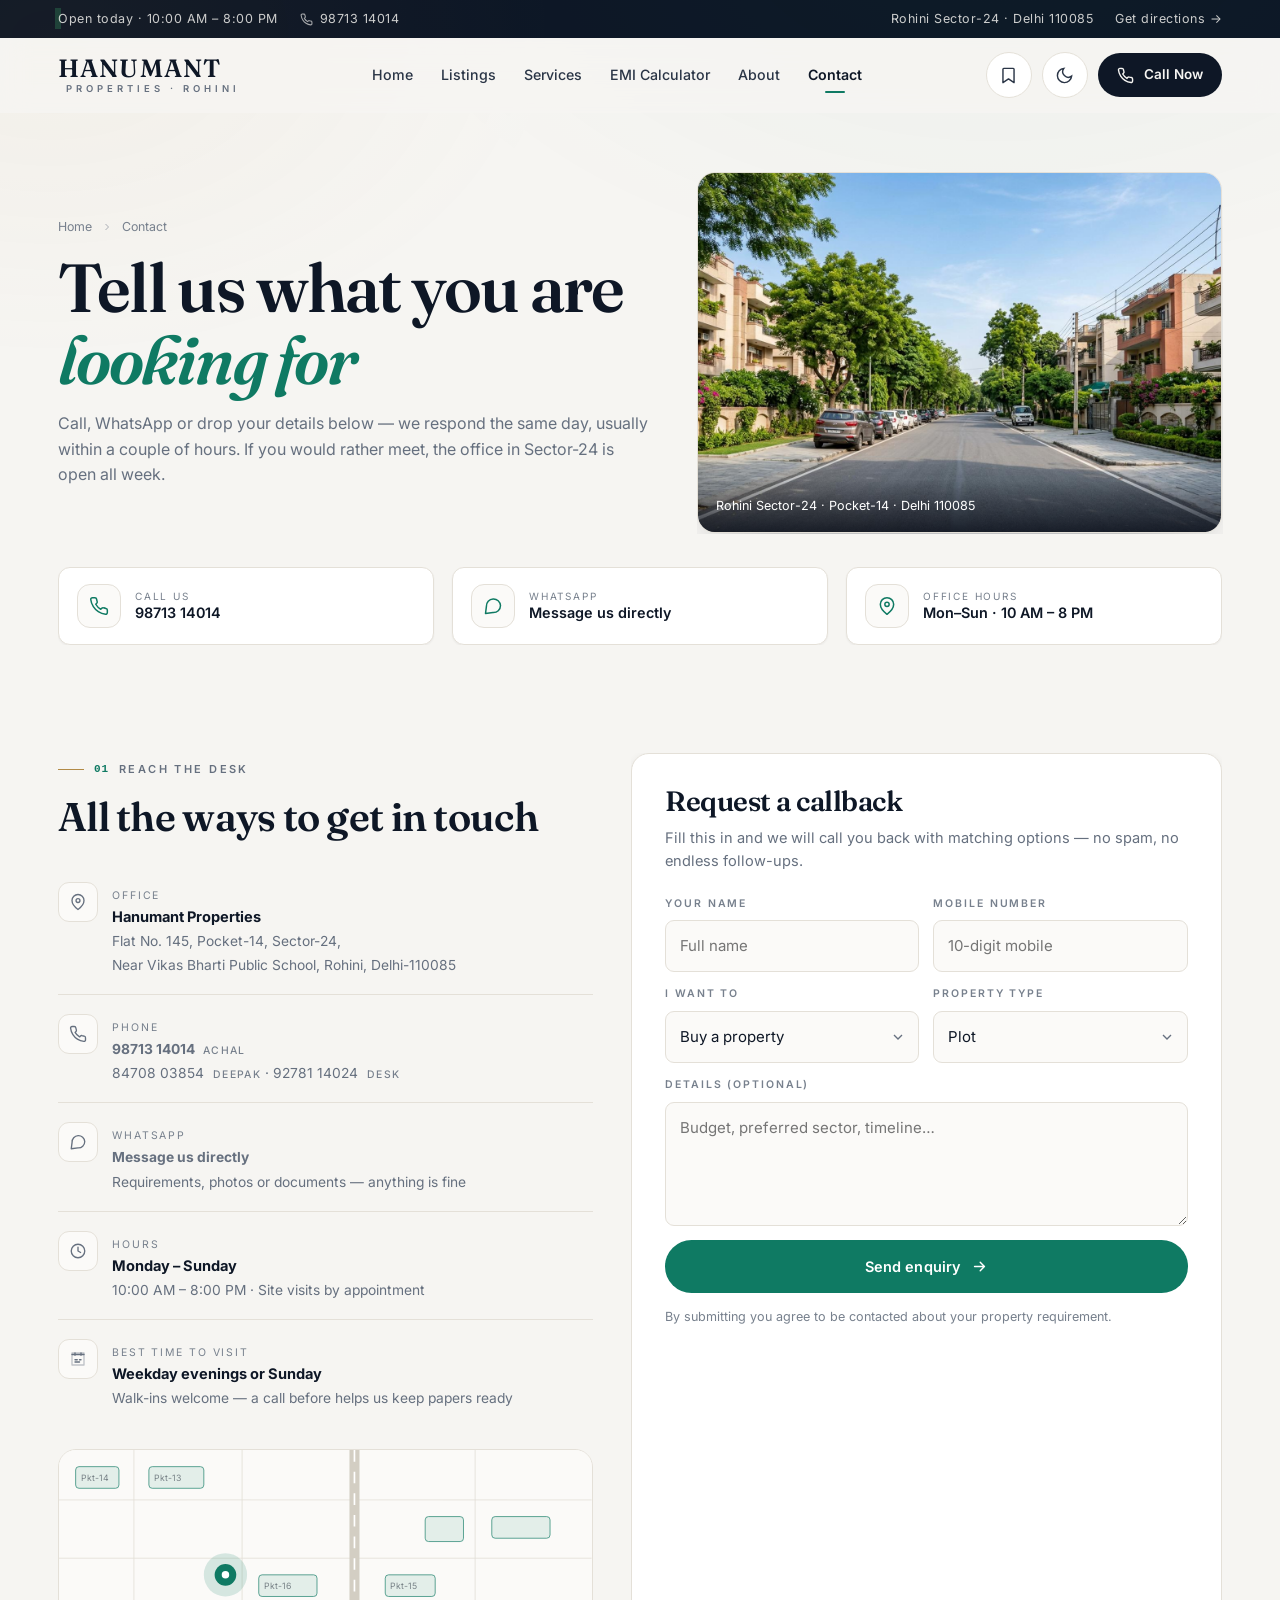
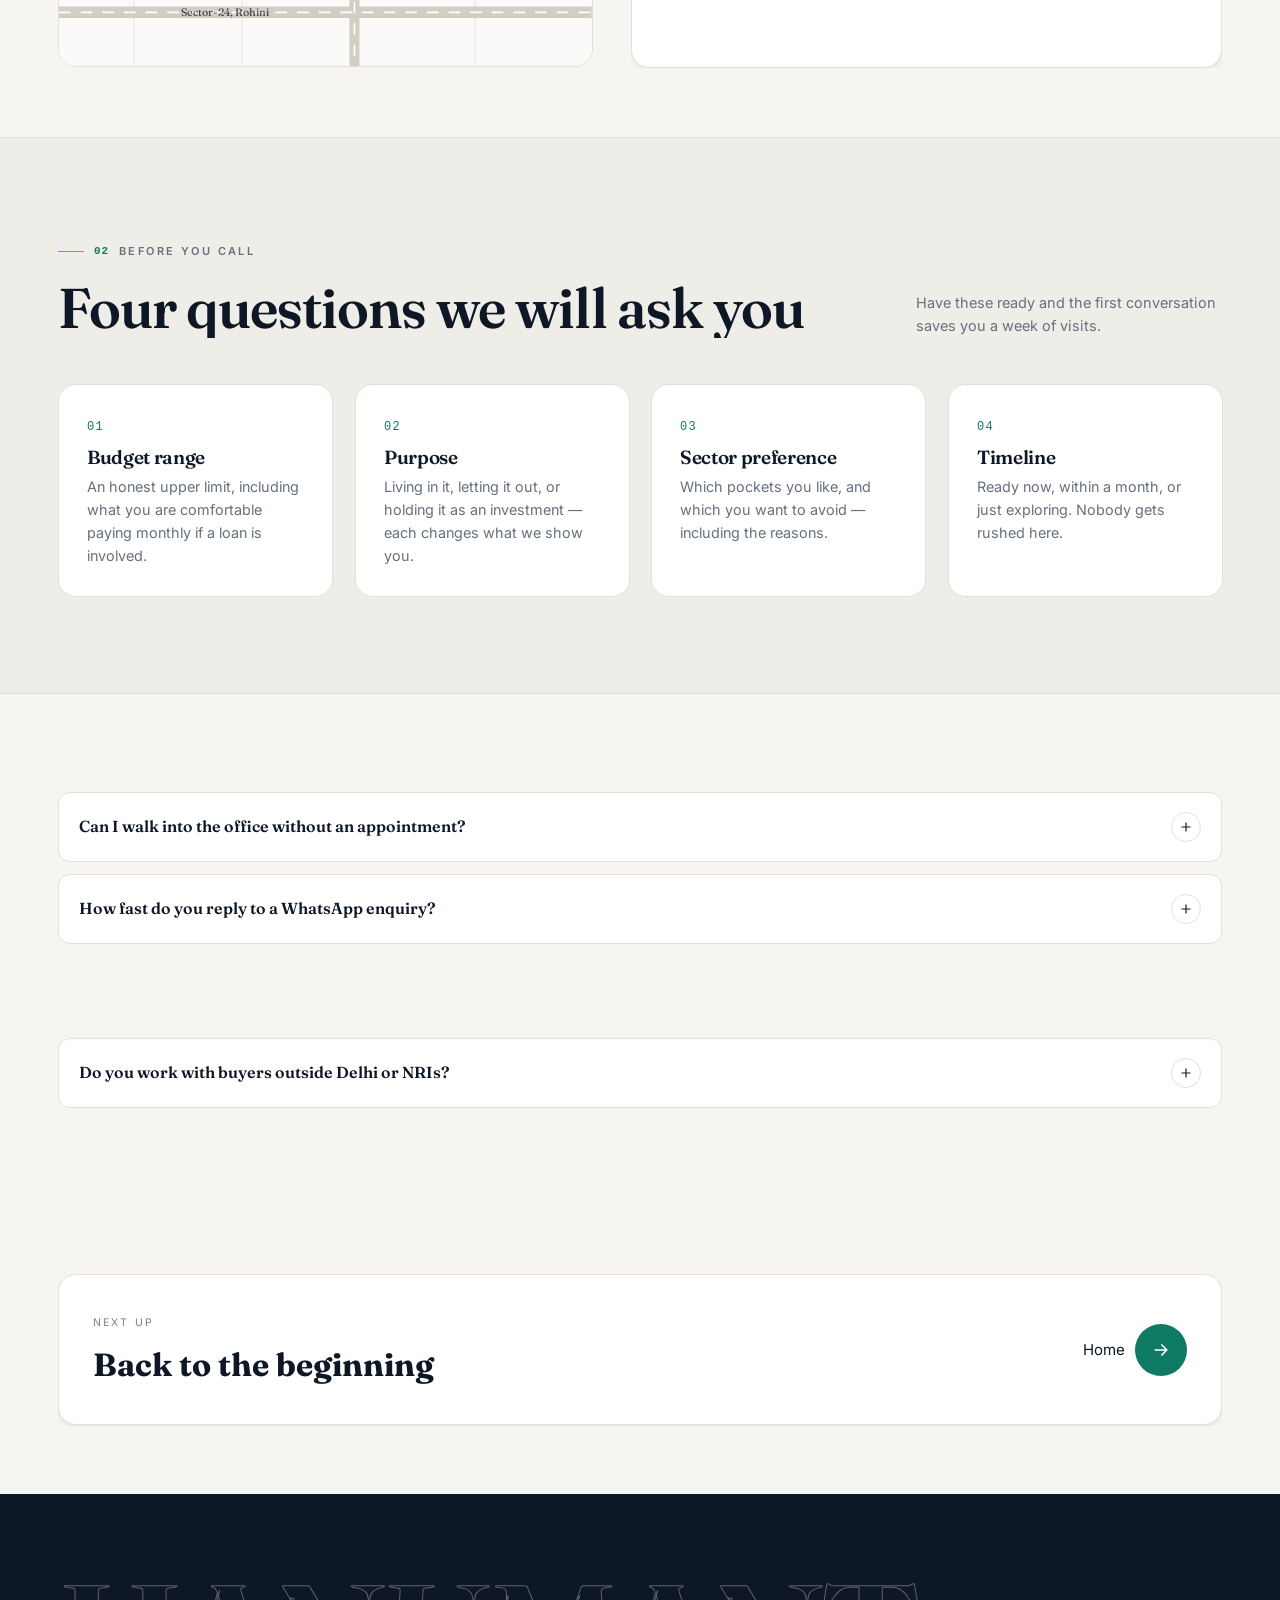
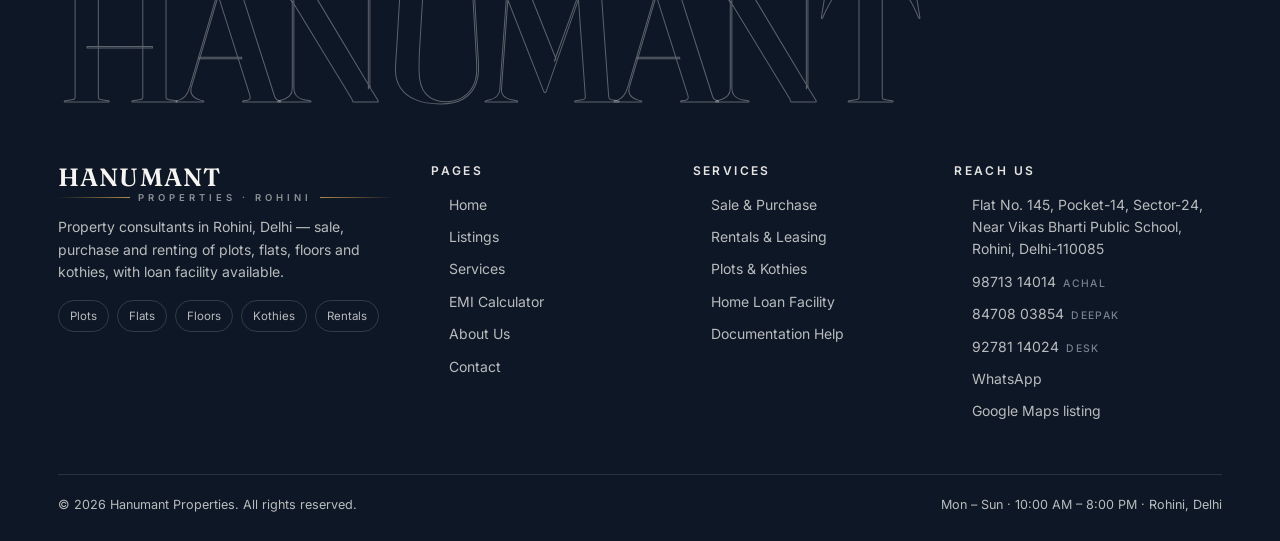
<file: contact.html>
<!DOCTYPE html>
<html lang="en" data-theme="light">
<head>
<meta charset="UTF-8" />
<meta name="viewport" content="width=device-width, initial-scale=1, viewport-fit=cover" />
<meta name="theme-color" content="#F6F5F2" />
<title>Contact Hanumant Properties — Rohini Sector-24, Delhi — Hanumant Properties, Rohini Delhi</title>
<meta name="description" content="Call 98713 14014, WhatsApp us, or visit the office at Flat No. 145, Pocket-14, Sector-24, Rohini, Delhi-110085. Open all week, 10 AM to 8 PM." />
<meta name="keywords" content="Hanumant Properties, property dealer Rohini, plot flat floor kothi Delhi, rent Rohini Sector 24, property loan Delhi" />
<meta property="og:title" content="Contact Hanumant Properties — Rohini Sector-24, Delhi — Hanumant Properties" />
<meta property="og:description" content="Call 98713 14014, WhatsApp us, or visit the office at Flat No. 145, Pocket-14, Sector-24, Rohini, Delhi-110085. Open all week, 10 AM to 8 PM." />
<meta property="og:type" content="website" />
<meta property="og:image" content="assets/hero-exterior.jpg" />
<meta name="twitter:card" content="summary_large_image" />
<link rel="icon" href="data:image/svg+xml,<svg xmlns='http://www.w3.org/2000/svg' viewBox='0 0 32 32'><rect width='32' height='32' rx='7' fill='%230E1726'/><text x='16' y='22' font-family='Georgia,serif' font-size='17' font-weight='700' fill='%23F1EFE9' text-anchor='middle'>H</text></svg>" />
<script>document.documentElement.classList.add('js');setTimeout(function(){var l=document.getElementById('loader');if(l&&!l.classList.contains('is-done')){l.classList.add('is-done');document.documentElement.classList.add('is-ready');}},3600);</script>
<link rel="preconnect" href="https://fonts.googleapis.com" />
<link rel="preconnect" href="https://fonts.gstatic.com" crossorigin />
<link href="https://fonts.googleapis.com/css2?family=Fraunces:opsz,wght@9..144,400;9..144,600;9..144,700&family=Inter:wght@400;500;600;700&display=swap" rel="stylesheet" />
<style>/* critical fallback: keeps the page presentable if site.css is slow, blocked or cached stale */
*,*::before,*::after{box-sizing:border-box}
body{margin:0;background:var(--paper,#F6F5F2);color:var(--ink,#0E1726);font-family:Inter,-apple-system,"Segoe UI",Roboto,Arial,sans-serif;font-size:16px;line-height:1.6}
img{max-width:100%;height:auto}
h1,h2,h3{margin:0;font-family:Fraunces,Georgia,serif;font-weight:600;line-height:1.12}
p{margin:0}
a{color:inherit;text-decoration:none}
ul{margin:0;padding-left:18px}
.shell{width:100%;max-width:1200px;margin:0 auto;padding-inline:18px}
#loader{position:fixed;inset:0;z-index:200;display:grid;place-items:center;background:var(--paper,#F6F5F2)}
#loader.is-done{opacity:0;visibility:hidden}
html:not(.js) #loader{display:none}
#wipe{position:fixed;inset:0;z-index:190;visibility:hidden;pointer-events:none;background:#0E1726}
#wipe.on{visibility:visible}
.header{position:sticky;top:0;z-index:100;background:var(--paper,#F6F5F2);border-bottom:1px solid var(--line,#E6E2D9)}
.header__inner{display:flex;align-items:center;gap:14px;min-height:64px}
.nav{display:flex;gap:4px;margin-left:auto}
.nav a{padding:8px 10px;border-radius:8px;white-space:nowrap}
.header__actions{display:flex;align-items:center;gap:8px;margin-left:auto}
.icon-btn,.burger{display:grid;place-items:center;width:42px;height:42px;padding:0;border-radius:999px;border:1px solid var(--line,#E6E2D9);background:transparent;color:inherit;cursor:pointer}
.burger{display:none}
.icon-btn svg{width:19px;height:19px}
.burger span{display:block;width:19px;height:2px;background:currentColor}
.burger span+span{margin-top:5px}
.btn{display:inline-flex;align-items:center;justify-content:center;gap:8px;padding:12px 18px;border-radius:999px;border:1px solid transparent;font-weight:600}
.btn svg{width:17px;height:17px}
.quick{display:grid;grid-template-columns:repeat(3,1fr);gap:16px;margin-top:26px}
.quick__item{display:flex;align-items:center;gap:14px;padding:16px;border:1px solid var(--line,#E6E2D9);border-radius:14px;background:var(--surface,#FFFFFF)}
.quick__ico{width:44px;height:44px;flex:0 0 44px;border-radius:13px;display:grid;place-items:center;color:var(--accent,#0F7A63);background:var(--surface-2,#F2F0EB)}
.quick__ico svg{width:20px;height:20px}
.quick__txt{min-width:0;display:flex;flex-direction:column;gap:2px}
.quick__k{font-size:10px;letter-spacing:.18em;text-transform:uppercase;color:var(--faint,#77808D);line-height:1.2}
.quick__v{font-weight:600;line-height:1.3;overflow-wrap:anywhere}
.crow{display:flex;gap:14px;align-items:flex-start;padding:16px 0;border-bottom:1px solid var(--line,#E6E2D9)}
.crow__ico{width:42px;height:42px;flex:0 0 42px;border-radius:12px;display:grid;place-items:center;color:var(--accent,#0F7A63)}
.crow__ico svg{width:18px;height:18px}
.cards{display:grid;grid-template-columns:repeat(3,1fr);gap:18px}
.card{border:1px solid var(--line,#E6E2D9);border-radius:16px;overflow:hidden;background:var(--surface,#FFFFFF)}
.map-card svg{width:100%;height:auto}
@media (max-width:1080px){.quick{grid-template-columns:1fr 1fr}.cards{grid-template-columns:1fr 1fr}}
@media (max-width:820px){.nav{display:none}.burger{display:grid}.quick{grid-template-columns:1fr}.cards{grid-template-columns:1fr}.header__inner{min-height:58px}.icon-btn,.burger{width:40px;height:40px}}
</style>
<link rel="stylesheet" href="assets/css/site.css?v=7" />
</head>
<body>
<a class="skip" href="#main">Skip to content</a>

<!-- ===== 2-second animated loader ===== -->
<div id="loader" role="status" aria-label="Loading Hanumant Properties">
  <div class="ldr">
    <svg width="64" height="64" class="ldr__house" viewBox="0 0 64 64" aria-hidden="true">
      <path d="M8 30 32 10l24 20"/><path d="M14 29v25h36V29"/><path d="M27 54V40h10v14"/>
    </svg>
    <span class="ldr__mark" aria-hidden="true">
      <span style="--n:0">H</span><span style="--n:1">A</span><span style="--n:2">N</span><span style="--n:3">U</span><span style="--n:4">M</span><span style="--n:5">A</span><span style="--n:6">N</span><span style="--n:7">T</span>
    </span>
    <span class="ldr__sub">Properties · Rohini, Delhi</span>
    <span class="ldr__bar"><i></i></span>
    <span class="ldr__count" id="loaderCount">0%</span>
  </div>
</div>

<!-- ===== page-leave wipe ===== -->
<div id="wipe" aria-hidden="true"><span class="wipe__word">Contact Hanumant Properties — Rohini Sector-24, Delhi</span></div>

<!-- ===== top strip ===== -->
<div class="topbar">
  <div class="shell">
    <div class="topbar__set">
      <span><span class="dot"></span> <span class="tb-long">Open today · 10:00 AM – 8:00 PM</span><span class="tb-short">Open till 8 PM</span></span>
      <a href="tel:+919871314014" class="topbar__set--hide tb-call">
        <svg viewBox="0 0 24 24" fill="none" stroke="currentColor" stroke-width="2"><path d="M22 16.9v3a2 2 0 0 1-2.2 2 19.8 19.8 0 0 1-8.6-3.1 19.5 19.5 0 0 1-6-6A19.8 19.8 0 0 1 2.1 4.2 2 2 0 0 1 4.1 2h3a2 2 0 0 1 2 1.7c.1 1 .4 1.9.7 2.8a2 2 0 0 1-.5 2.1L8.1 9.9a16 16 0 0 0 6 6l1.3-1.3a2 2 0 0 1 2.1-.4c.9.3 1.8.6 2.8.7a2 2 0 0 1 1.7 2Z"/></svg>
        98713 14014
      </a>
    </div>
    <div class="topbar__set">
      <span class="topbar__set--hide">Rohini Sector-24 · Delhi 110085</span>
      <a href="https://www.google.com/maps/place/?q=place_id:ChIJ0cg0BsgGDTkRtoCSKuUtm_A" target="_blank" rel="noopener">Get directions →</a>
    </div>
  </div>
</div>

<header class="header" id="header">
  <div class="shell header__inner">
    <a href="index.html" class="wordmark" aria-label="Hanumant Properties — home">
      <span class="wordmark__name">Hanumant</span>
      <span class="wordmark__sub">Properties · Rohini</span>
    </a>
    <nav class="nav" aria-label="Main">
      <a href="index.html">Home</a>
      <a href="listings.html">Listings</a>
      <a href="services.html">Services</a>
      <a href="emi.html">EMI Calculator</a>
      <a href="about.html">About</a>
      <a href="contact.html">Contact</a>
    </nav>
    <div class="header__actions">
      <a class="icon-btn js-saved-link" href="listings.html" aria-label="Your shortlist" title="Your shortlist">
        <svg viewBox="0 0 24 24" fill="none" stroke="currentColor" stroke-width="1.8" stroke-linecap="round" stroke-linejoin="round"><path d="m19 21-7-4.7L5 21V4a1 1 0 0 1 1-1h12a1 1 0 0 1 1 1z"/></svg>
        <span class="icon-btn__count js-saved-count">0</span>
      </a>
      <button class="icon-btn theme-toggle" aria-label="Switch colour theme" title="Light / Dark">
        <svg class="moon" viewBox="0 0 24 24" fill="none" stroke="currentColor" stroke-width="1.8" stroke-linecap="round"><path d="M21 12.8A9 9 0 1 1 11.2 3a7 7 0 0 0 9.8 9.8Z"/></svg>
        <svg class="sun" viewBox="0 0 24 24" fill="none" stroke="currentColor" stroke-width="1.8" stroke-linecap="round"><circle cx="12" cy="12" r="4"/><path d="M12 2v2M12 20v2M4.9 4.9l1.4 1.4M17.7 17.7l1.4 1.4M2 12h2M20 12h2M4.9 19.1l1.4-1.4M17.7 6.3l1.4-1.4"/></svg>
      </button>
      <a class="btn btn--sm btn--call-desktop" href="tel:+919871314014">
        <svg viewBox="0 0 24 24" fill="none" stroke="currentColor" stroke-width="2"><path d="M22 16.9v3a2 2 0 0 1-2.2 2 19.8 19.8 0 0 1-8.6-3.1 19.5 19.5 0 0 1-6-6A19.8 19.8 0 0 1 2.1 4.2 2 2 0 0 1 4.1 2h3a2 2 0 0 1 2 1.7c.1 1 .4 1.9.7 2.8a2 2 0 0 1-.5 2.1L8.1 9.9a16 16 0 0 0 6 6l1.3-1.3a2 2 0 0 1 2.1-.4c.9.3 1.8.6 2.8.7a2 2 0 0 1 1.7 2Z"/></svg>
        Call Now
      </a>
      <a class="btn btn--accent btn--sm btn--call-mobile" href="tel:+919871314014" aria-label="Call 9871314014">
        <svg viewBox="0 0 24 24" fill="none" stroke="currentColor" stroke-width="2"><path d="M22 16.9v3a2 2 0 0 1-2.2 2 19.8 19.8 0 0 1-8.6-3.1 19.5 19.5 0 0 1-6-6A19.8 19.8 0 0 1 2.1 4.2 2 2 0 0 1 4.1 2h3a2 2 0 0 1 2 1.7c.1 1 .4 1.9.7 2.8a2 2 0 0 1-.5 2.1L8.1 9.9a16 16 0 0 0 6 6l1.3-1.3a2 2 0 0 1 2.1-.4c.9.3 1.8.6 2.8.7a2 2 0 0 1 1.7 2Z"/></svg>
        <span class="btn__lbl">Call</span>
      </a>
      <button class="icon-btn burger" id="burger" aria-label="Open menu" aria-expanded="false" aria-controls="drawer">
        <span></span><span></span><span></span>
      </button>
    </div>
  </div>
</header>

<div class="drawer" id="drawer" role="dialog" aria-modal="true" aria-label="Menu">
  <div class="drawer__bd" data-close></div>
  <div class="drawer__panel">
    <div class="drawer__top">
      <span class="wordmark"><span class="wordmark__name">Hanumant</span><span class="wordmark__sub">Properties</span></span>
      <button class="icon-btn" data-close aria-label="Close menu">
        <svg viewBox="0 0 24 24" fill="none" stroke="currentColor" stroke-width="1.9" stroke-linecap="round"><path d="M18 6 6 18M6 6l12 12"/></svg>
      </button>
    </div>
    <nav class="drawer__links" aria-label="Mobile">
      <a href="index.html" style="--i:0">Home <span>01</span></a>
      <a href="listings.html" style="--i:1">Listings <span>02</span></a>
      <a href="services.html" style="--i:2">Services <span>03</span></a>
      <a href="emi.html" style="--i:3">EMI Calculator <span>04</span></a>
      <a href="about.html" style="--i:4">About Us <span>05</span></a>
      <a href="contact.html" style="--i:5">Contact <span>06</span></a>
    </nav>
    <div class="drawer__foot">
      <a class="btn btn--accent btn--block" href="tel:+919871314014">
        <svg viewBox="0 0 24 24" fill="none" stroke="currentColor" stroke-width="2"><path d="M22 16.9v3a2 2 0 0 1-2.2 2 19.8 19.8 0 0 1-8.6-3.1 19.5 19.5 0 0 1-6-6A19.8 19.8 0 0 1 2.1 4.2 2 2 0 0 1 4.1 2h3a2 2 0 0 1 2 1.7c.1 1 .4 1.9.7 2.8a2 2 0 0 1-.5 2.1L8.1 9.9a16 16 0 0 0 6 6l1.3-1.3a2 2 0 0 1 2.1-.4c.9.3 1.8.6 2.8.7a2 2 0 0 1 1.7 2Z"/></svg>
        Call 98713 14014
      </a>
      <a class="btn btn--ghost btn--block" href="https://wa.me/919871314014?text=Hi%20Hanumant%20Properties%2C%20I%20am%20looking%20for%20a%20property%20in%20Rohini." target="_blank" rel="noopener">WhatsApp Enquiry</a>
      <p class="form__note">Flat No. 145, Pocket-14, Sector-24, Rohini, Delhi-110085</p>
    </div>
  </div>
</div>

<main id="main">

<section class="phero">
  <div class="shell">
    <div class="phero__grid">
      <div>
        <nav class="crumbs" aria-label="Breadcrumb">
        <a href="index.html">Home</a>
        <svg viewBox="0 0 24 24" fill="none" stroke="currentColor" stroke-width="2"><path d="M9 6l6 6-6 6"/></svg>
        <span aria-current="page">Contact</span>
      </nav>
        <h1>Tell us what you are <em>looking for</em></h1>
        <p class="lede">Call, WhatsApp or drop your details below — we respond the same day, usually within a couple of hours. If you would rather meet, the office in Sector-24 is open all week.</p>
      </div>
      <figure class="phero__shot reveal reveal--scale">
        <img src="assets/locality.jpg" width="1600" height="900" fetchpriority="high" alt="Tree-lined residential street in Rohini, Delhi" />
        <figcaption>Rohini Sector-24 · Pocket-14 · Delhi 110085</figcaption>
      </figure>
    </div>

    <!-- quick contact strip: fixed layout, nothing overlaps -->
    <div class="quick reveal">
      <a class="quick__item" href="tel:+919871314014">
        <span class="quick__ico">
          <svg viewBox="0 0 24 24" fill="none" stroke="currentColor" stroke-width="1.8" stroke-linecap="round" stroke-linejoin="round"><path d="M22 16.9v3a2 2 0 0 1-2.2 2 19.8 19.8 0 0 1-8.6-3.1 19.5 19.5 0 0 1-6-6A19.8 19.8 0 0 1 2.1 4.2 2 2 0 0 1 4.1 2h3a2 2 0 0 1 2 1.7c.1 1 .4 1.9.7 2.8a2 2 0 0 1-.5 2.1L8.1 9.9a16 16 0 0 0 6 6l1.3-1.3a2 2 0 0 1 2.1-.4c.9.3 1.8.6 2.8.7a2 2 0 0 1 1.7 2Z"/></svg>
        </span>
        <span class="quick__txt">
          <span class="quick__k">Call us</span>
          <span class="quick__v">98713 14014</span>
        </span>
      </a>
      <a class="quick__item" href="https://wa.me/919871314014?text=Hi%20Hanumant%20Properties%2C%20I%20am%20looking%20for%20a%20property%20in%20Rohini." target="_blank" rel="noopener">
        <span class="quick__ico">
          <svg viewBox="0 0 24 24" fill="none" stroke="currentColor" stroke-width="1.8" stroke-linecap="round" stroke-linejoin="round"><path d="M21 11.5a8.4 8.4 0 0 1-9 8.4L3 21l1.1-8.6A8.4 8.4 0 1 1 21 11.5Z"/></svg>
        </span>
        <span class="quick__txt">
          <span class="quick__k">WhatsApp</span>
          <span class="quick__v">Message us directly</span>
        </span>
      </a>
      <a class="quick__item" href="{MAPS}" target="_blank" rel="noopener">
        <span class="quick__ico">
          <svg viewBox="0 0 24 24" fill="none" stroke="currentColor" stroke-width="1.8" stroke-linecap="round" stroke-linejoin="round"><path d="M20 10c0 6-8 12-8 12s-8-6-8-12a8 8 0 0 1 16 0Z"/><circle cx="12" cy="10" r="2.6"/></svg>
        </span>
        <span class="quick__txt">
          <span class="quick__k">Office hours</span>
          <span class="quick__v">Mon–Sun · 10 AM – 8 PM</span>
        </span>
      </a>
    </div>
  </div>
</section>

<section class="section section--tight">
  <div class="shell">
    <div class="contact">
      <div class="reveal">
        <p class="eyebrow"><span class="num">01</span> Reach the desk</p>
        <h2 class="section-title" style="font-size:clamp(26px,3.4vw,40px);max-width:18ch">All the ways to get in touch</h2>
        <div class="contact__list">
          <div class="crow">
            <span class="crow__ico"><svg viewBox="0 0 24 24" fill="none" stroke="currentColor" stroke-width="1.8" stroke-linecap="round" stroke-linejoin="round"><path d="M20 10c0 6-8 12-8 12s-8-6-8-12a8 8 0 0 1 16 0Z"/><circle cx="12" cy="10" r="2.6"/></svg></span>
            <div><span class="k">Office</span><b>Hanumant Properties</b><span>Flat No. 145, Pocket-14, Sector-24,<br />Near Vikas Bharti Public School, Rohini, Delhi-110085</span></div>
          </div>
          <div class="crow">
            <span class="crow__ico"><svg viewBox="0 0 24 24" fill="none" stroke="currentColor" stroke-width="1.8" stroke-linecap="round" stroke-linejoin="round"><path d="M22 16.9v3a2 2 0 0 1-2.2 2 19.8 19.8 0 0 1-8.6-3.1 19.5 19.5 0 0 1-6-6A19.8 19.8 0 0 1 2.1 4.2 2 2 0 0 1 4.1 2h3a2 2 0 0 1 2 1.7c.1 1 .4 1.9.7 2.8a2 2 0 0 1-.5 2.1L8.1 9.9a16 16 0 0 0 6 6l1.3-1.3a2 2 0 0 1 2.1-.4c.9.3 1.8.6 2.8.7a2 2 0 0 1 1.7 2Z"/></svg></span>
            <div><span class="k">Phone</span><b><a href="tel:+919871314014">98713 14014</a> <em class="who">Achal</em></b><span><a href="tel:+918470803854">84708 03854</a> <em class="who">Deepak</em> · <a href="tel:+919278114024">92781 14024</a> <em class="who">Desk</em></span></div>
          </div>
          <div class="crow">
            <span class="crow__ico"><svg viewBox="0 0 24 24" fill="none" stroke="currentColor" stroke-width="1.8" stroke-linecap="round" stroke-linejoin="round"><path d="M21 11.5a8.4 8.4 0 0 1-9 8.4L3 21l1.1-8.6A8.4 8.4 0 1 1 21 11.5Z"/></svg></span>
            <div><span class="k">WhatsApp</span><b><a href="https://wa.me/919871314014" target="_blank" rel="noopener">Message us directly</a></b><span>Requirements, photos or documents — anything is fine</span></div>
          </div>
          <div class="crow">
            <span class="crow__ico"><svg viewBox="0 0 24 24" fill="none" stroke="currentColor" stroke-width="1.8" stroke-linecap="round" stroke-linejoin="round"><circle cx="12" cy="12" r="9"/><path d="M12 7v5l3.5 2"/></svg></span>
            <div><span class="k">Hours</span><b>Monday – Sunday</b><span>10:00 AM – 8:00 PM · Site visits by appointment</span></div>
          </div>
          <div class="crow">
            <span class="crow__ico"><svg viewBox="0 0 24 24" fill="none" stroke="currentColor" stroke-width="1.8" stroke-linecap="round" stroke-linejoin="round"><path d="M4 4h16v16H4z" opacity=".4"/><path d="M4 6h16M8 4v3M16 4v3"/><path d="M8 13h3M8 16h6M14 13h2"/></svg></span>
            <div><span class="k">Best time to visit</span><b>Weekday evenings or Sunday</b><span>Walk-ins welcome — a call before helps us keep papers ready</span></div>
          </div>
        </div>

        <div class="map-card reveal" style="--d:120ms">
          <svg width="640" height="260" viewBox="0 0 640 260" role="img" aria-label="Stylised locality map of Rohini Sector-24">
            <rect width="640" height="260" fill="var(--surface-2)"/>
            <g stroke="var(--line)" stroke-width="1"><path d="M0 60h640M0 130h640M0 200h640M90 0v260M220 0v260M360 0v260M500 0v260"/></g>
            <path d="M0 195h640" stroke="var(--line-strong)" stroke-width="14"/>
            <path d="M355 0v260" stroke="var(--line-strong)" stroke-width="12"/>
            <path d="M0 195h640" stroke="var(--surface)" stroke-width="2" stroke-dasharray="14 12"/>
            <path d="M355 0v260" stroke="var(--surface)" stroke-width="2" stroke-dasharray="14 12"/>
            <g fill="color-mix(in srgb, var(--accent) 12%, transparent)" stroke="var(--accent)" stroke-width="1" opacity=".8">
              <rect x="20" y="20" width="52" height="26" rx="4"/><rect x="108" y="20" width="66" height="26" rx="4"/>
              <rect x="240" y="150" width="70" height="26" rx="4"/><rect x="392" y="150" width="60" height="26" rx="4"/>
              <rect x="440" y="80" width="46" height="30" rx="4"/><rect x="520" y="80" width="70" height="26" rx="4"/>
            </g>
            <g fill="var(--ink)" opacity=".5" font-family="var(--font-body)" font-size="10.5">
              <text x="26" y="37">Pkt-14</text><text x="114" y="37">Pkt-13</text>
              <text x="246" y="167">Pkt-16</text><text x="398" y="167">Pkt-15</text>
            </g>
            <g class="map-card__pin">
              <circle cx="200" cy="150" r="26" fill="color-mix(in srgb, var(--accent) 16%, transparent)"/>
              <circle cx="200" cy="150" r="13" fill="var(--accent)"/>
              <circle cx="200" cy="150" r="4.5" fill="#fff"/>
            </g>
            <text x="200" y="200" text-anchor="middle" font-family="var(--font-display)" font-size="13" fill="var(--ink)" opacity=".8">Sector-24, Rohini</text>
          </svg>
        </div>
      </div>

      <div class="panel reveal reveal--right" style="--d:80ms">
        <h3 style="font-size:clamp(22px,2.4vw,28px)">Request a callback</h3>
        <p class="lede" style="margin:10px 0 22px;font-size:14.6px">Fill this in and we will call you back with matching options — no spam, no endless follow-ups.</p>
        <form class="form" id="enquiryForm" novalidate>
          <div class="form__2">
            <div class="field"><label for="cName">Your name</label><input type="text" id="cName" name="name" placeholder="Full name" required /></div>
            <div class="field"><label for="cPhone">Mobile number</label><input type="tel" id="cPhone" name="phone" placeholder="10-digit mobile" inputmode="numeric" required /></div>
          </div>
          <div class="form__2">
            <div class="field">
              <label for="cPurpose">I want to</label>
              <select id="cPurpose" name="purpose">
                <option>Buy a property</option><option>Sell a property</option>
                <option>Take on rent</option><option>Give on rent</option><option>Ask about a home loan</option>
              </select>
            </div>
            <div class="field">
              <label for="cType">Property type</label>
              <select id="cType" name="type">
                <option>Plot</option><option>Flat</option><option>Builder floor</option><option>Kothi</option><option>Shop / Office</option>
              </select>
            </div>
          </div>
          <div class="field"><label for="cMsg">Details (optional)</label><textarea id="cMsg" name="message" rows="4" placeholder="Budget, preferred sector, timeline…"></textarea></div>
          <button class="btn btn--accent btn--block" type="submit">Send enquiry
            <svg viewBox="0 0 24 24" fill="none" stroke="currentColor" stroke-width="2" stroke-linecap="round" stroke-linejoin="round"><path d="M5 12h14M13 6l6 6-6 6"/></svg>
          </button>
          <div class="ok-msg" id="okMsg">
            <svg viewBox="0 0 24 24" width="17" height="17" fill="none" stroke="currentColor" stroke-width="2.4" stroke-linecap="round" stroke-linejoin="round"><path d="M20 6 9 17l-5-5"/></svg>
            Thanks! Your enquiry is noted — we will call you back shortly. (Demo form: connect it to your email or WhatsApp API to go live.)
          </div>
          <p class="form__note">By submitting you agree to be contacted about your property requirement.</p>
        </form>
      </div>
    </div>
  </div>
</section>

<section class="section section--surface">
  <div class="shell">
    <div class="section-head">
      <div class="reveal">
        <p class="eyebrow"><span class="num">02</span> Before you call</p>
        <h2 class="section-title">Four questions we will ask you</h2>
      </div>
      <p class="aside reveal" style="--d:100ms">Have these ready and the first conversation saves you a week of visits.</p>
    </div>
    <div class="grid-4">
      <div class="tile reveal"><span class="tile__k">01</span><h3 style="margin-top:10px">Budget range</h3><p>An honest upper limit, including what you are comfortable paying monthly if a loan is involved.</p></div>
      <div class="tile reveal" style="--d:70ms"><span class="tile__k">02</span><h3 style="margin-top:10px">Purpose</h3><p>Living in it, letting it out, or holding it as an investment — each changes what we show you.</p></div>
      <div class="tile reveal" style="--d:140ms"><span class="tile__k">03</span><h3 style="margin-top:10px">Sector preference</h3><p>Which pockets you like, and which you want to avoid — including the reasons.</p></div>
      <div class="tile reveal" style="--d:210ms"><span class="tile__k">04</span><h3 style="margin-top:10px">Timeline</h3><p>Ready now, within a month, or just exploring. Nobody gets rushed here.</p></div>
    </div>
  </div>
</section>

<section class="section">
  <div class="shell">
    <div class="faqs">
      <div class="faq reveal">
        <button class="faq__q" aria-expanded="false">Can I walk into the office without an appointment?<span class="faq__ico"><svg viewBox="0 0 24 24" fill="none" stroke="currentColor" stroke-width="2" stroke-linecap="round"><path d="M12 5v14M5 12h14"/></svg></span></button>
        <div class="faq__a"><p>Yes. The office at Flat No. 145, Pocket-14, Sector-24 is open Monday to Sunday, 10 AM to 8 PM. A quick call before you come helps us keep the relevant papers and options ready for you.</p></div>
      </div>
      <div class="faq reveal" style="--d:60ms">
        <button class="faq__q" aria-expanded="false">How fast do you reply to a WhatsApp enquiry?<span class="faq__ico"><svg viewBox="0 0 24 24" fill="none" stroke="currentColor" stroke-width="2" stroke-linecap="round"><path d="M12 5v14M5 12h14"/></svg></span></button>
        <div class="faq__a"><p>Usually within a couple of hours during working hours, and first thing the next morning if you message late at night. We prefer a short call for the first conversation, since it is faster than typing out requirements.</p></div>
      </div>
      <div class="faq reveal" style="--d:120ms">
        <button class="faq__q" aria-expanded="false">Do you charge for the first consultation or site visit?<span class="faq__ico"><svg viewBox="0 0 24 24" fill="none" stroke="currentColor" stroke-width="2" stroke-linecap="round"><path d="M12 5v14M5 12h14"/></svg></span></button>
        <div class="faq__a"><p>No. Consultation, shortlisting and site visits are free. Brokerage applies only when a deal is actually completed, and the figure is told to you up front.</p></div>
      </div>
      <div class="faq reveal" style="--d:180ms">
        <button class="faq__q" aria-expanded="false">Do you work with buyers outside Delhi or NRIs?<span class="faq__ico"><svg viewBox="0 0 24 24" fill="none" stroke="currentColor" stroke-width="2" stroke-linecap="round"><path d="M12 5v14M5 12h14"/></svg></span></button>
        <div class="faq__a"><p>Regularly. Many of our clients are posted outside Delhi or abroad and buy for family. We share video walkthroughs, coordinate with the family member visiting on their behalf, and keep the documentation process transparent throughout.</p></div>
      </div>
    </div>
  </div>
</section>

<section class="section section--tight">
  <div class="shell">
    <div class="next reveal">
      <div>
        <span class="next__k">Next up</span>
        <b>Back to the beginning</b>
      </div>
      <a class="go" href="index.html" aria-label="Go to Back to the beginning">
        <span>Home</span>
        <span class="ar"><svg viewBox="0 0 24 24" fill="none" stroke="currentColor" stroke-width="2" stroke-linecap="round" stroke-linejoin="round"><path d="M5 12h14M13 6l6 6-6 6"/></svg></span>
      </a>
    </div>
  </div>
</section>

</main>
<footer class="footer">
  <div class="shell">
    <div class="footer__word" aria-hidden="true">HANU&shy;MANT</div>
    <div class="footer__grid">
      <div class="footer__brand">
        <span class="wordmark"><span class="wordmark__name">Hanumant</span><span class="wordmark__sub">Properties · Rohini</span></span>
        <p>Property consultants in Rohini, Delhi — sale, purchase and renting of plots, flats, floors and kothies, with loan facility available.</p>
        <div class="tags"><span class="tag">Plots</span><span class="tag">Flats</span><span class="tag">Floors</span><span class="tag">Kothies</span><span class="tag">Rentals</span></div>
      </div>
      <div>
        <h4>Pages</h4>
        <ul>
          <li><a href="index.html">Home</a></li>
          <li><a href="listings.html">Listings</a></li>
          <li><a href="services.html">Services</a></li>
          <li><a href="emi.html">EMI Calculator</a></li>
          <li><a href="about.html">About Us</a></li>
          <li><a href="contact.html">Contact</a></li>
        </ul>
      </div>
      <div>
        <h4>Services</h4>
        <ul>
          <li><a href="services.html">Sale &amp; Purchase</a></li>
          <li><a href="services.html">Rentals &amp; Leasing</a></li>
          <li><a href="services.html">Plots &amp; Kothies</a></li>
          <li><a href="services.html">Home Loan Facility</a></li>
          <li><a href="services.html">Documentation Help</a></li>
        </ul>
      </div>
      <div>
        <h4>Reach us</h4>
        <ul>
          <li>Flat No. 145, Pocket-14, Sector-24,<br />Near Vikas Bharti Public School,<br />Rohini, Delhi-110085</li>
          <li><a href="tel:+919871314014">98713 14014</a><span class="f-who">Achal</span></li>
          <li><a href="tel:+918470803854">84708 03854</a><span class="f-who">Deepak</span></li>
          <li><a href="tel:+919278114024">92781 14024</a><span class="f-who">Desk</span></li>
          <li><a href="https://wa.me/919871314014" target="_blank" rel="noopener">WhatsApp</a></li>
          <li><a href="https://www.google.com/maps/place/?q=place_id:ChIJ0cg0BsgGDTkRtoCSKuUtm_A" target="_blank" rel="noopener">Google Maps listing</a></li>
        </ul>
      </div>
    </div>
    <div class="footer__bottom">
      <span>© <span class="js-year">2026</span> Hanumant Properties. All rights reserved.</span>
      <span>Mon – Sun · 10:00 AM – 8:00 PM · Rohini, Delhi</span>
    </div>
  </div>
</footer>
<nav class="mbar" aria-label="Quick actions">
  <a href="index.html">
    <svg viewBox="0 0 24 24" fill="none" stroke="currentColor" stroke-width="1.9" stroke-linecap="round" stroke-linejoin="round"><path d="M3 9.5 12 3l9 6.5V21H3z"/><path d="M9 21v-6h6v6"/></svg>
    Home
  </a>
  <a href="listings.html">
    <svg viewBox="0 0 24 24" fill="none" stroke="currentColor" stroke-width="1.9" stroke-linecap="round" stroke-linejoin="round"><path d="M4 21V6a2 2 0 0 1 2-2h9a2 2 0 0 1 2 2v15"/><path d="M17 10h3v11M2 21h20"/></svg>
    Listings
  </a>
  <a class="primary" href="tel:+919871314014">
    <svg viewBox="0 0 24 24" fill="none" stroke="currentColor" stroke-width="1.9" stroke-linecap="round" stroke-linejoin="round"><path d="M22 16.9v3a2 2 0 0 1-2.2 2 19.8 19.8 0 0 1-8.6-3.1 19.5 19.5 0 0 1-6-6A19.8 19.8 0 0 1 2.1 4.2 2 2 0 0 1 4.1 2h3a2 2 0 0 1 2 1.7c.1 1 .4 1.9.7 2.8a2 2 0 0 1-.5 2.1L8.1 9.9a16 16 0 0 0 6 6l1.3-1.3a2 2 0 0 1 2.1-.4c.9.3 1.8.6 2.8.7a2 2 0 0 1 1.7 2Z"/></svg>
    Call
  </a>
  <a href="contact.html">
    <svg viewBox="0 0 24 24" fill="none" stroke="currentColor" stroke-width="1.9" stroke-linecap="round" stroke-linejoin="round"><path d="M21 11.5a8.4 8.4 0 0 1-9 8.4L3 21l1.1-8.6A8.4 8.4 0 1 1 21 11.5Z"/></svg>
    Contact
  </a>
</nav>

<button class="fab" id="fab" aria-label="Back to top">
  <svg viewBox="0 0 24 24" fill="none" stroke="currentColor" stroke-width="2" stroke-linecap="round" stroke-linejoin="round"><path d="M12 19V5M6 11l6-6 6 6"/></svg>
</button>

<div class="modal" id="propModal" role="dialog" aria-modal="true" aria-label="Property details">
  <div class="modal__bd" data-close></div>
  <div class="modal__panel">
    <div class="modal__head">
      <strong id="modalTitle" style="font-family:var(--font-display);font-size:20px">Property</strong>
      <button class="icon-btn" data-close aria-label="Close">
        <svg viewBox="0 0 24 24" fill="none" stroke="currentColor" stroke-width="1.9" stroke-linecap="round"><path d="M18 6 6 18M6 6l12 12"/></svg>
      </button>
    </div>
    <div class="modal__body" id="modalBody"></div>
  </div>
</div>

<div class="toast" id="toast" role="status" aria-live="polite"></div>
<div class="cursor-glow" id="cursorGlow" aria-hidden="true"></div>

<script src="assets/js/listings.js?v=7"></script>
<script src="assets/js/site.js?v=7"></script>
</body>
</html>
</file>
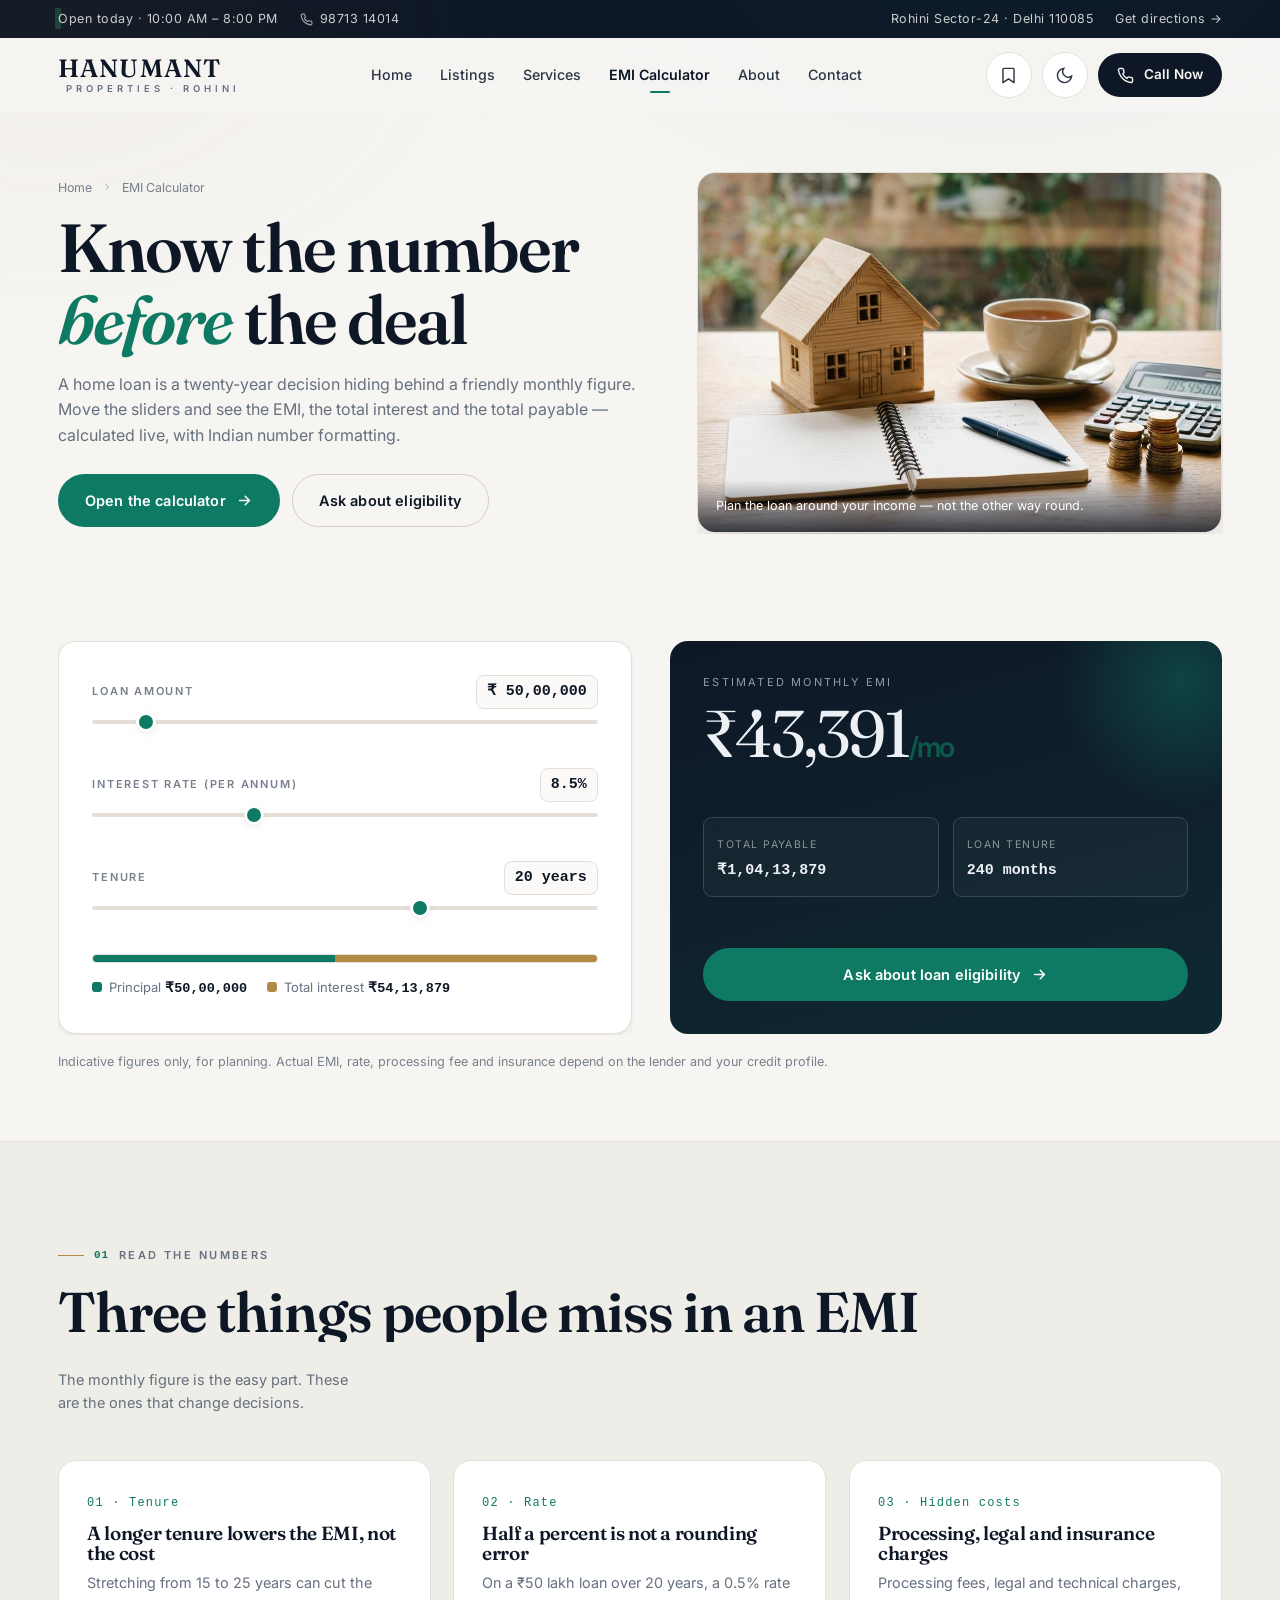
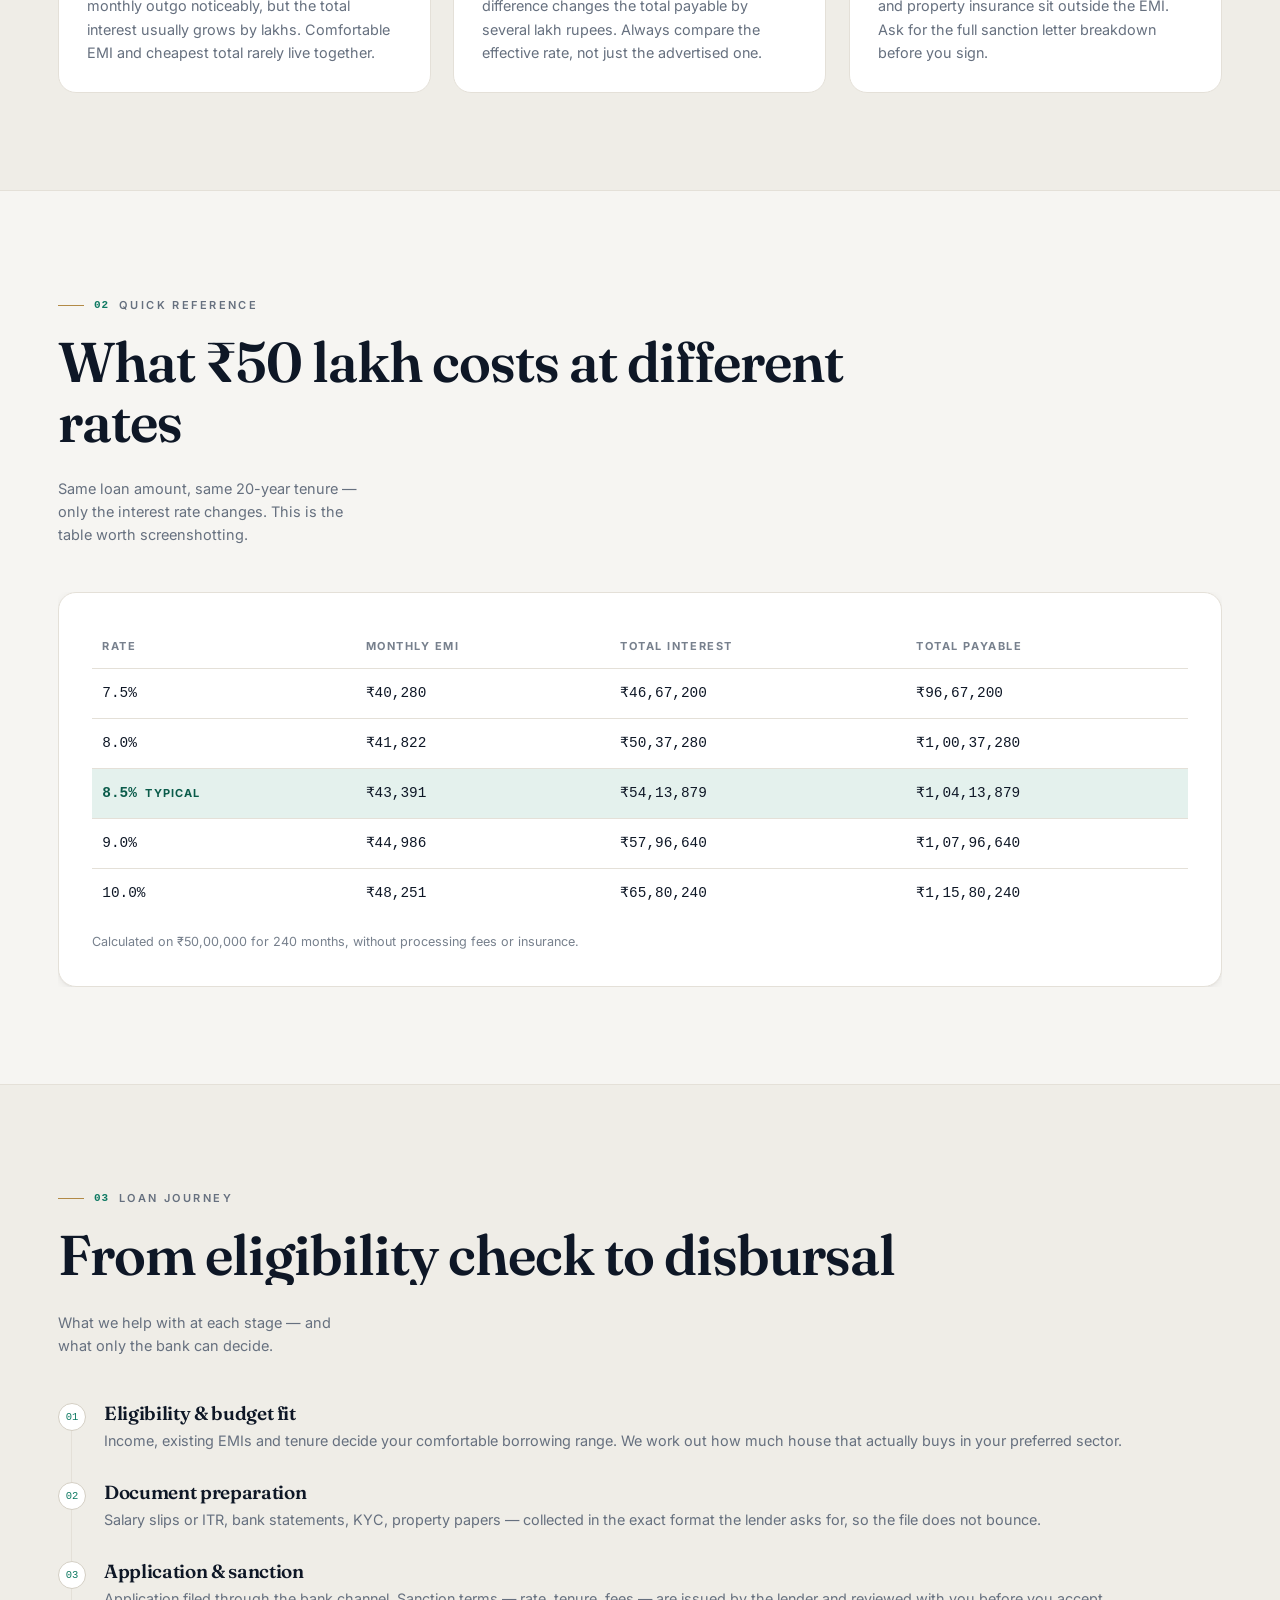
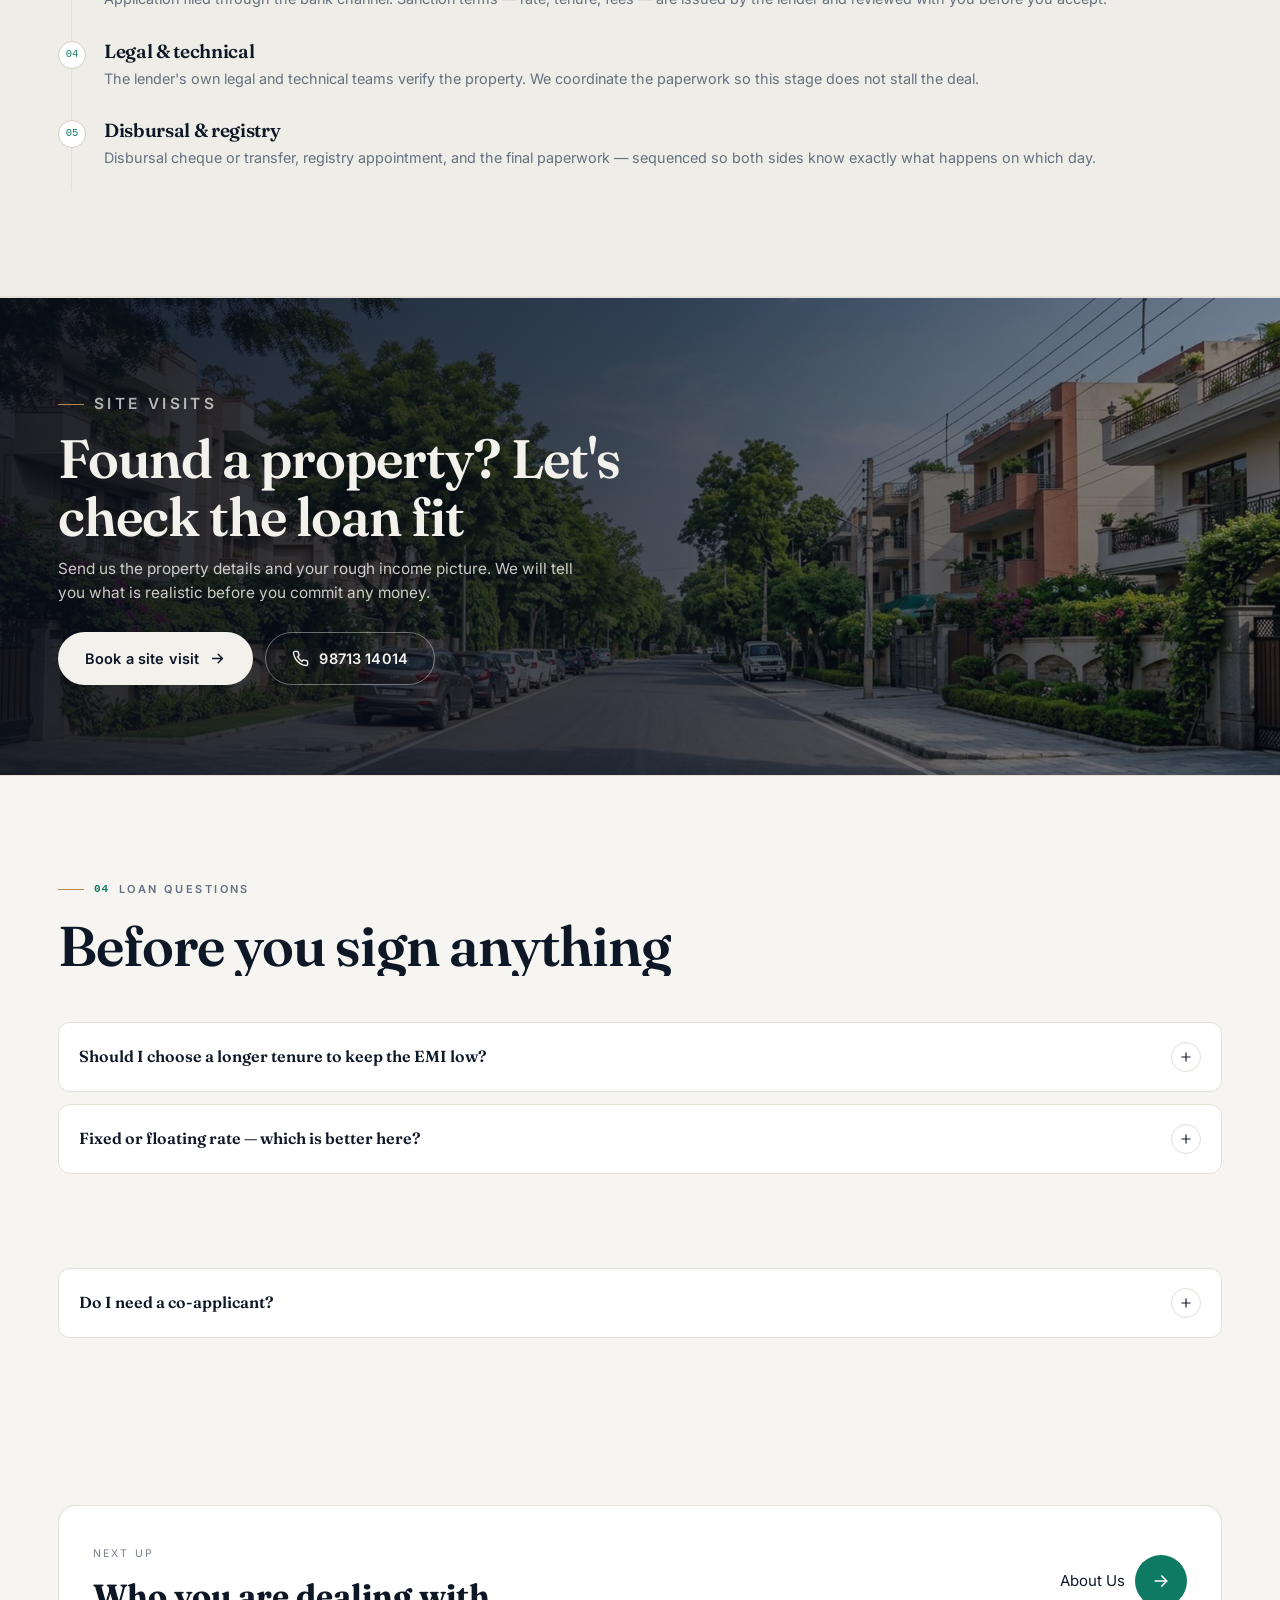
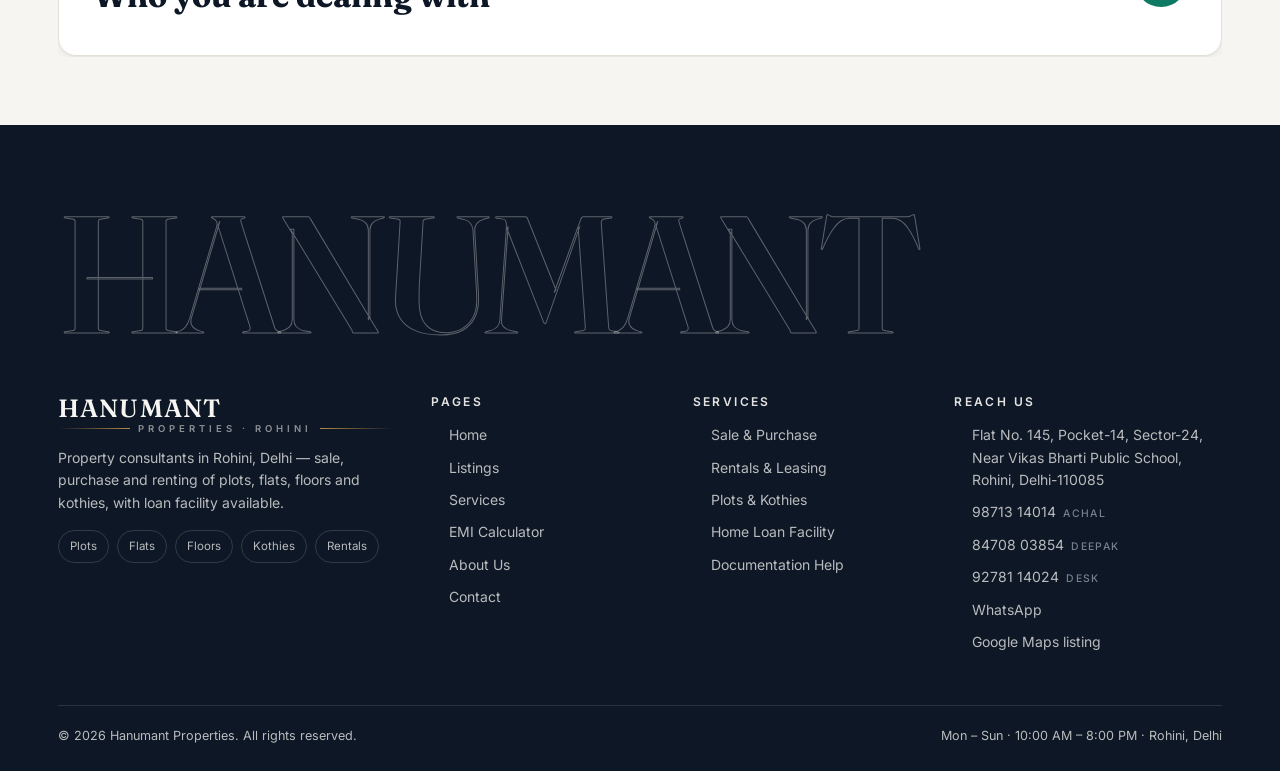
<file: emi.html>
<!DOCTYPE html>
<html lang="en" data-theme="light">
<head>
<meta charset="UTF-8" />
<meta name="viewport" content="width=device-width, initial-scale=1, viewport-fit=cover" />
<meta name="theme-color" content="#F6F5F2" />
<title>Home Loan EMI Calculator — Rohini, Delhi | Hanumant Properties — Hanumant Properties, Rohini Delhi</title>
<meta name="description" content="Calculate your home loan EMI live with Indian number formatting. See monthly EMI, total interest and total payable before you commit." />
<meta name="keywords" content="Hanumant Properties, property dealer Rohini, plot flat floor kothi Delhi, rent Rohini Sector 24, property loan Delhi" />
<meta property="og:title" content="Home Loan EMI Calculator — Rohini, Delhi | Hanumant Properties — Hanumant Properties" />
<meta property="og:description" content="Calculate your home loan EMI live with Indian number formatting. See monthly EMI, total interest and total payable before you commit." />
<meta property="og:type" content="website" />
<meta property="og:image" content="assets/hero-exterior.jpg" />
<meta name="twitter:card" content="summary_large_image" />
<link rel="icon" href="data:image/svg+xml,<svg xmlns='http://www.w3.org/2000/svg' viewBox='0 0 32 32'><rect width='32' height='32' rx='7' fill='%230E1726'/><text x='16' y='22' font-family='Georgia,serif' font-size='17' font-weight='700' fill='%23F1EFE9' text-anchor='middle'>H</text></svg>" />
<script>document.documentElement.classList.add('js');setTimeout(function(){var l=document.getElementById('loader');if(l&&!l.classList.contains('is-done')){l.classList.add('is-done');document.documentElement.classList.add('is-ready');}},3600);</script>
<link rel="preconnect" href="https://fonts.googleapis.com" />
<link rel="preconnect" href="https://fonts.gstatic.com" crossorigin />
<link href="https://fonts.googleapis.com/css2?family=Fraunces:opsz,wght@9..144,400;9..144,600;9..144,700&family=Inter:wght@400;500;600;700&display=swap" rel="stylesheet" />
<style>/* critical fallback: keeps the page presentable if site.css is slow, blocked or cached stale */
*,*::before,*::after{box-sizing:border-box}
body{margin:0;background:var(--paper,#F6F5F2);color:var(--ink,#0E1726);font-family:Inter,-apple-system,"Segoe UI",Roboto,Arial,sans-serif;font-size:16px;line-height:1.6}
img{max-width:100%;height:auto}
h1,h2,h3{margin:0;font-family:Fraunces,Georgia,serif;font-weight:600;line-height:1.12}
p{margin:0}
a{color:inherit;text-decoration:none}
ul{margin:0;padding-left:18px}
.shell{width:100%;max-width:1200px;margin:0 auto;padding-inline:18px}
#loader{position:fixed;inset:0;z-index:200;display:grid;place-items:center;background:var(--paper,#F6F5F2)}
#loader.is-done{opacity:0;visibility:hidden}
html:not(.js) #loader{display:none}
#wipe{position:fixed;inset:0;z-index:190;visibility:hidden;pointer-events:none;background:#0E1726}
#wipe.on{visibility:visible}
.header{position:sticky;top:0;z-index:100;background:var(--paper,#F6F5F2);border-bottom:1px solid var(--line,#E6E2D9)}
.header__inner{display:flex;align-items:center;gap:14px;min-height:64px}
.nav{display:flex;gap:4px;margin-left:auto}
.nav a{padding:8px 10px;border-radius:8px;white-space:nowrap}
.header__actions{display:flex;align-items:center;gap:8px;margin-left:auto}
.icon-btn,.burger{display:grid;place-items:center;width:42px;height:42px;padding:0;border-radius:999px;border:1px solid var(--line,#E6E2D9);background:transparent;color:inherit;cursor:pointer}
.burger{display:none}
.icon-btn svg{width:19px;height:19px}
.burger span{display:block;width:19px;height:2px;background:currentColor}
.burger span+span{margin-top:5px}
.btn{display:inline-flex;align-items:center;justify-content:center;gap:8px;padding:12px 18px;border-radius:999px;border:1px solid transparent;font-weight:600}
.btn svg{width:17px;height:17px}
.quick{display:grid;grid-template-columns:repeat(3,1fr);gap:16px;margin-top:26px}
.quick__item{display:flex;align-items:center;gap:14px;padding:16px;border:1px solid var(--line,#E6E2D9);border-radius:14px;background:var(--surface,#FFFFFF)}
.quick__ico{width:44px;height:44px;flex:0 0 44px;border-radius:13px;display:grid;place-items:center;color:var(--accent,#0F7A63);background:var(--surface-2,#F2F0EB)}
.quick__ico svg{width:20px;height:20px}
.quick__txt{min-width:0;display:flex;flex-direction:column;gap:2px}
.quick__k{font-size:10px;letter-spacing:.18em;text-transform:uppercase;color:var(--faint,#77808D);line-height:1.2}
.quick__v{font-weight:600;line-height:1.3;overflow-wrap:anywhere}
.crow{display:flex;gap:14px;align-items:flex-start;padding:16px 0;border-bottom:1px solid var(--line,#E6E2D9)}
.crow__ico{width:42px;height:42px;flex:0 0 42px;border-radius:12px;display:grid;place-items:center;color:var(--accent,#0F7A63)}
.crow__ico svg{width:18px;height:18px}
.cards{display:grid;grid-template-columns:repeat(3,1fr);gap:18px}
.card{border:1px solid var(--line,#E6E2D9);border-radius:16px;overflow:hidden;background:var(--surface,#FFFFFF)}
.map-card svg{width:100%;height:auto}
@media (max-width:1080px){.quick{grid-template-columns:1fr 1fr}.cards{grid-template-columns:1fr 1fr}}
@media (max-width:820px){.nav{display:none}.burger{display:grid}.quick{grid-template-columns:1fr}.cards{grid-template-columns:1fr}.header__inner{min-height:58px}.icon-btn,.burger{width:40px;height:40px}}
</style>
<link rel="stylesheet" href="assets/css/site.css?v=7" />
</head>
<body>
<a class="skip" href="#main">Skip to content</a>

<!-- ===== 2-second animated loader ===== -->
<div id="loader" role="status" aria-label="Loading Hanumant Properties">
  <div class="ldr">
    <svg width="64" height="64" class="ldr__house" viewBox="0 0 64 64" aria-hidden="true">
      <path d="M8 30 32 10l24 20"/><path d="M14 29v25h36V29"/><path d="M27 54V40h10v14"/>
    </svg>
    <span class="ldr__mark" aria-hidden="true">
      <span style="--n:0">H</span><span style="--n:1">A</span><span style="--n:2">N</span><span style="--n:3">U</span><span style="--n:4">M</span><span style="--n:5">A</span><span style="--n:6">N</span><span style="--n:7">T</span>
    </span>
    <span class="ldr__sub">Properties · Rohini, Delhi</span>
    <span class="ldr__bar"><i></i></span>
    <span class="ldr__count" id="loaderCount">0%</span>
  </div>
</div>

<!-- ===== page-leave wipe ===== -->
<div id="wipe" aria-hidden="true"><span class="wipe__word">Home Loan EMI Calculator — Rohini, Delhi | Hanumant Properties</span></div>

<!-- ===== top strip ===== -->
<div class="topbar">
  <div class="shell">
    <div class="topbar__set">
      <span><span class="dot"></span> <span class="tb-long">Open today · 10:00 AM – 8:00 PM</span><span class="tb-short">Open till 8 PM</span></span>
      <a href="tel:+919871314014" class="topbar__set--hide tb-call">
        <svg viewBox="0 0 24 24" fill="none" stroke="currentColor" stroke-width="2"><path d="M22 16.9v3a2 2 0 0 1-2.2 2 19.8 19.8 0 0 1-8.6-3.1 19.5 19.5 0 0 1-6-6A19.8 19.8 0 0 1 2.1 4.2 2 2 0 0 1 4.1 2h3a2 2 0 0 1 2 1.7c.1 1 .4 1.9.7 2.8a2 2 0 0 1-.5 2.1L8.1 9.9a16 16 0 0 0 6 6l1.3-1.3a2 2 0 0 1 2.1-.4c.9.3 1.8.6 2.8.7a2 2 0 0 1 1.7 2Z"/></svg>
        98713 14014
      </a>
    </div>
    <div class="topbar__set">
      <span class="topbar__set--hide">Rohini Sector-24 · Delhi 110085</span>
      <a href="https://www.google.com/maps/place/?q=place_id:ChIJ0cg0BsgGDTkRtoCSKuUtm_A" target="_blank" rel="noopener">Get directions →</a>
    </div>
  </div>
</div>

<header class="header" id="header">
  <div class="shell header__inner">
    <a href="index.html" class="wordmark" aria-label="Hanumant Properties — home">
      <span class="wordmark__name">Hanumant</span>
      <span class="wordmark__sub">Properties · Rohini</span>
    </a>
    <nav class="nav" aria-label="Main">
      <a href="index.html">Home</a>
      <a href="listings.html">Listings</a>
      <a href="services.html">Services</a>
      <a href="emi.html">EMI Calculator</a>
      <a href="about.html">About</a>
      <a href="contact.html">Contact</a>
    </nav>
    <div class="header__actions">
      <a class="icon-btn js-saved-link" href="listings.html" aria-label="Your shortlist" title="Your shortlist">
        <svg viewBox="0 0 24 24" fill="none" stroke="currentColor" stroke-width="1.8" stroke-linecap="round" stroke-linejoin="round"><path d="m19 21-7-4.7L5 21V4a1 1 0 0 1 1-1h12a1 1 0 0 1 1 1z"/></svg>
        <span class="icon-btn__count js-saved-count">0</span>
      </a>
      <button class="icon-btn theme-toggle" aria-label="Switch colour theme" title="Light / Dark">
        <svg class="moon" viewBox="0 0 24 24" fill="none" stroke="currentColor" stroke-width="1.8" stroke-linecap="round"><path d="M21 12.8A9 9 0 1 1 11.2 3a7 7 0 0 0 9.8 9.8Z"/></svg>
        <svg class="sun" viewBox="0 0 24 24" fill="none" stroke="currentColor" stroke-width="1.8" stroke-linecap="round"><circle cx="12" cy="12" r="4"/><path d="M12 2v2M12 20v2M4.9 4.9l1.4 1.4M17.7 17.7l1.4 1.4M2 12h2M20 12h2M4.9 19.1l1.4-1.4M17.7 6.3l1.4-1.4"/></svg>
      </button>
      <a class="btn btn--sm btn--call-desktop" href="tel:+919871314014">
        <svg viewBox="0 0 24 24" fill="none" stroke="currentColor" stroke-width="2"><path d="M22 16.9v3a2 2 0 0 1-2.2 2 19.8 19.8 0 0 1-8.6-3.1 19.5 19.5 0 0 1-6-6A19.8 19.8 0 0 1 2.1 4.2 2 2 0 0 1 4.1 2h3a2 2 0 0 1 2 1.7c.1 1 .4 1.9.7 2.8a2 2 0 0 1-.5 2.1L8.1 9.9a16 16 0 0 0 6 6l1.3-1.3a2 2 0 0 1 2.1-.4c.9.3 1.8.6 2.8.7a2 2 0 0 1 1.7 2Z"/></svg>
        Call Now
      </a>
      <a class="btn btn--accent btn--sm btn--call-mobile" href="tel:+919871314014" aria-label="Call 9871314014">
        <svg viewBox="0 0 24 24" fill="none" stroke="currentColor" stroke-width="2"><path d="M22 16.9v3a2 2 0 0 1-2.2 2 19.8 19.8 0 0 1-8.6-3.1 19.5 19.5 0 0 1-6-6A19.8 19.8 0 0 1 2.1 4.2 2 2 0 0 1 4.1 2h3a2 2 0 0 1 2 1.7c.1 1 .4 1.9.7 2.8a2 2 0 0 1-.5 2.1L8.1 9.9a16 16 0 0 0 6 6l1.3-1.3a2 2 0 0 1 2.1-.4c.9.3 1.8.6 2.8.7a2 2 0 0 1 1.7 2Z"/></svg>
        <span class="btn__lbl">Call</span>
      </a>
      <button class="icon-btn burger" id="burger" aria-label="Open menu" aria-expanded="false" aria-controls="drawer">
        <span></span><span></span><span></span>
      </button>
    </div>
  </div>
</header>

<div class="drawer" id="drawer" role="dialog" aria-modal="true" aria-label="Menu">
  <div class="drawer__bd" data-close></div>
  <div class="drawer__panel">
    <div class="drawer__top">
      <span class="wordmark"><span class="wordmark__name">Hanumant</span><span class="wordmark__sub">Properties</span></span>
      <button class="icon-btn" data-close aria-label="Close menu">
        <svg viewBox="0 0 24 24" fill="none" stroke="currentColor" stroke-width="1.9" stroke-linecap="round"><path d="M18 6 6 18M6 6l12 12"/></svg>
      </button>
    </div>
    <nav class="drawer__links" aria-label="Mobile">
      <a href="index.html" style="--i:0">Home <span>01</span></a>
      <a href="listings.html" style="--i:1">Listings <span>02</span></a>
      <a href="services.html" style="--i:2">Services <span>03</span></a>
      <a href="emi.html" style="--i:3">EMI Calculator <span>04</span></a>
      <a href="about.html" style="--i:4">About Us <span>05</span></a>
      <a href="contact.html" style="--i:5">Contact <span>06</span></a>
    </nav>
    <div class="drawer__foot">
      <a class="btn btn--accent btn--block" href="tel:+919871314014">
        <svg viewBox="0 0 24 24" fill="none" stroke="currentColor" stroke-width="2"><path d="M22 16.9v3a2 2 0 0 1-2.2 2 19.8 19.8 0 0 1-8.6-3.1 19.5 19.5 0 0 1-6-6A19.8 19.8 0 0 1 2.1 4.2 2 2 0 0 1 4.1 2h3a2 2 0 0 1 2 1.7c.1 1 .4 1.9.7 2.8a2 2 0 0 1-.5 2.1L8.1 9.9a16 16 0 0 0 6 6l1.3-1.3a2 2 0 0 1 2.1-.4c.9.3 1.8.6 2.8.7a2 2 0 0 1 1.7 2Z"/></svg>
        Call 98713 14014
      </a>
      <a class="btn btn--ghost btn--block" href="https://wa.me/919871314014?text=Hi%20Hanumant%20Properties%2C%20I%20am%20looking%20for%20a%20property%20in%20Rohini." target="_blank" rel="noopener">WhatsApp Enquiry</a>
      <p class="form__note">Flat No. 145, Pocket-14, Sector-24, Rohini, Delhi-110085</p>
    </div>
  </div>
</div>

<main id="main">

<section class="phero">
  <div class="shell">
    <div class="phero__grid">
      <div>
        <nav class="crumbs" aria-label="Breadcrumb">
        <a href="index.html">Home</a>
        <svg viewBox="0 0 24 24" fill="none" stroke="currentColor" stroke-width="2"><path d="M9 6l6 6-6 6"/></svg>
        <span aria-current="page">EMI Calculator</span>
      </nav>
        <h1>Know the number <em>before</em> the deal</h1>
        <p class="lede">A home loan is a twenty-year decision hiding behind a friendly monthly figure. Move the sliders and see the EMI, the total interest and the total payable — calculated live, with Indian number formatting.</p>
        <div class="phero__cta">
          <a class="btn btn--accent" href="#calc">Open the calculator
            <svg viewBox="0 0 24 24" fill="none" stroke="currentColor" stroke-width="2" stroke-linecap="round" stroke-linejoin="round"><path d="M5 12h14M13 6l6 6-6 6"/></svg>
          </a>
          <a class="btn btn--ghost" href="https://wa.me/919871314014?text=Hi%2C%20I%20want%20help%20with%20home%20loan%20eligibility." target="_blank" rel="noopener">Ask about eligibility</a>
        </div>
      </div>
      <figure class="phero__shot reveal reveal--scale">
        <img src="assets/loan-desk.jpg" width="1000" height="667" fetchpriority="high" alt="Model house with calculator and notebook on a desk" />
        <figcaption>Plan the loan around your income — not the other way round.</figcaption>
      </figure>
    </div>
  </div>
</section>

<section class="section section--tight" id="calc">
  <div class="shell">
    <div class="emi">
      <div class="panel reveal">
        <div class="slider-field">
          <div class="slider-field__top">
            <label for="emiAmount">Loan amount</label>
            <span class="slider-field__val" id="emiAmountVal">₹ 50,00,000</span>
          </div>
          <input type="range" id="emiAmount" min="500000" max="50000000" step="100000" value="5000000" />
        </div>
        <div class="slider-field">
          <div class="slider-field__top">
            <label for="emiRate">Interest rate (per annum)</label>
            <span class="slider-field__val" id="emiRateVal">8.5%</span>
          </div>
          <input type="range" id="emiRate" min="6" max="14" step="0.1" value="8.5" />
        </div>
        <div class="slider-field">
          <div class="slider-field__top">
            <label for="emiTenure">Tenure</label>
            <span class="slider-field__val" id="emiTenureVal">20 years</span>
          </div>
          <input type="range" id="emiTenure" min="1" max="30" step="1" value="20" />
        </div>
        <div style="margin-top:26px">
          <div class="bar"><i class="p" id="barPrincipal" style="width:60%"></i><i class="i" id="barInterest" style="width:40%"></i></div>
          <div class="legend">
            <span><i style="background:var(--accent)"></i>Principal <b id="legPrincipal">₹ 50,00,000</b></span>
            <span><i style="background:var(--brass)"></i>Total interest <b id="legInterest">₹ 0</b></span>
          </div>
        </div>
      </div>

      <div class="emi__out reveal reveal--right" style="--d:120ms">
        <div>
          <p class="k">Estimated monthly EMI</p>
          <p class="emi__big" id="emiOut">₹ 43,391<span>/mo</span></p>
        </div>
        <div class="emi__mini">
          <div><span>Total payable</span><b id="emiTotal">₹ 0</b></div>
          <div><span>Loan tenure</span><b id="emiMonths">240 months</b></div>
        </div>
        <a class="btn btn--accent btn--block" href="https://wa.me/919871314014?text=Hi%2C%20I%20want%20help%20with%20a%20home%20loan%20for%20a%20property%20in%20Rohini." target="_blank" rel="noopener">
          Ask about loan eligibility
          <svg viewBox="0 0 24 24" fill="none" stroke="currentColor" stroke-width="2" stroke-linecap="round" stroke-linejoin="round"><path d="M5 12h14M13 6l6 6-6 6"/></svg>
        </a>
      </div>
    </div>
    <p class="form__note reveal" style="margin-top:18px">Indicative figures only, for planning. Actual EMI, rate, processing fee and insurance depend on the lender and your credit profile.</p>
  </div>
</section>

<section class="section section--surface">
  <div class="shell">
    <div class="section-head">
      <div class="reveal">
        <p class="eyebrow"><span class="num">01</span> Read the numbers</p>
        <h2 class="section-title">Three things people miss in an EMI</h2>
      </div>
      <p class="aside reveal" style="--d:100ms">The monthly figure is the easy part. These are the ones that change decisions.</p>
    </div>
    <div class="grid-3">
      <div class="tile reveal"><span class="tile__k">01 · Tenure</span><h3 style="margin-top:10px">A longer tenure lowers the EMI, not the cost</h3><p>Stretching from 15 to 25 years can cut the monthly outgo noticeably, but the total interest usually grows by lakhs. Comfortable EMI and cheapest total rarely live together.</p></div>
      <div class="tile reveal" style="--d:80ms"><span class="tile__k">02 · Rate</span><h3 style="margin-top:10px">Half a percent is not a rounding error</h3><p>On a ₹50 lakh loan over 20 years, a 0.5% rate difference changes the total payable by several lakh rupees. Always compare the effective rate, not just the advertised one.</p></div>
      <div class="tile reveal" style="--d:160ms"><span class="tile__k">03 · Hidden costs</span><h3 style="margin-top:10px">Processing, legal and insurance charges</h3><p>Processing fees, legal and technical charges, and property insurance sit outside the EMI. Ask for the full sanction letter breakdown before you sign.</p></div>
    </div>
  </div>
</section>

<section class="section">
  <div class="shell">
    <div class="section-head">
      <div class="reveal">
        <p class="eyebrow"><span class="num">02</span> Quick reference</p>
        <h2 class="section-title">What ₹50 lakh costs at different rates</h2>
      </div>
      <p class="aside reveal" style="--d:100ms">Same loan amount, same 20-year tenure — only the interest rate changes. This is the table worth screenshotting.</p>
    </div>
    <div class="panel reveal" style="overflow-x:auto">
      <table style="width:100%;border-collapse:collapse;min-width:520px">
        <thead>
          <tr style="text-align:left">
            <th style="padding:12px 10px;font-size:11px;letter-spacing:.14em;text-transform:uppercase;color:var(--faint);border-bottom:1px solid var(--line)">Rate</th>
            <th style="padding:12px 10px;font-size:11px;letter-spacing:.14em;text-transform:uppercase;color:var(--faint);border-bottom:1px solid var(--line)">Monthly EMI</th>
            <th style="padding:12px 10px;font-size:11px;letter-spacing:.14em;text-transform:uppercase;color:var(--faint);border-bottom:1px solid var(--line)">Total interest</th>
            <th style="padding:12px 10px;font-size:11px;letter-spacing:.14em;text-transform:uppercase;color:var(--faint);border-bottom:1px solid var(--line)">Total payable</th>
          </tr>
        </thead>
        <tbody style="font-family:var(--font-mono);font-size:14.4px">
          <tr><td style="padding:13px 10px;border-bottom:1px solid var(--line)">7.5%</td><td style="padding:13px 10px;border-bottom:1px solid var(--line)">₹40,280</td><td style="padding:13px 10px;border-bottom:1px solid var(--line)">₹46,67,200</td><td style="padding:13px 10px;border-bottom:1px solid var(--line)">₹96,67,200</td></tr>
          <tr><td style="padding:13px 10px;border-bottom:1px solid var(--line)">8.0%</td><td style="padding:13px 10px;border-bottom:1px solid var(--line)">₹41,822</td><td style="padding:13px 10px;border-bottom:1px solid var(--line)">₹50,37,280</td><td style="padding:13px 10px;border-bottom:1px solid var(--line)">₹1,00,37,280</td></tr>
          <tr style="background:var(--accent-soft)"><td style="padding:13px 10px;border-bottom:1px solid var(--line);color:var(--accent-dk);font-weight:700">8.5% <span style="font-family:var(--font-body);font-size:11px;letter-spacing:.1em;text-transform:uppercase">typical</span></td><td style="padding:13px 10px;border-bottom:1px solid var(--line)">₹43,391</td><td style="padding:13px 10px;border-bottom:1px solid var(--line)">₹54,13,879</td><td style="padding:13px 10px;border-bottom:1px solid var(--line)">₹1,04,13,879</td></tr>
          <tr><td style="padding:13px 10px;border-bottom:1px solid var(--line)">9.0%</td><td style="padding:13px 10px;border-bottom:1px solid var(--line)">₹44,986</td><td style="padding:13px 10px;border-bottom:1px solid var(--line)">₹57,96,640</td><td style="padding:13px 10px;border-bottom:1px solid var(--line)">₹1,07,96,640</td></tr>
          <tr><td style="padding:13px 10px">10.0%</td><td style="padding:13px 10px">₹48,251</td><td style="padding:13px 10px">₹65,80,240</td><td style="padding:13px 10px">₹1,15,80,240</td></tr>
        </tbody>
      </table>
      <p class="form__note" style="margin-top:14px">Calculated on ₹50,00,000 for 240 months, without processing fees or insurance.</p>
    </div>
  </div>
</section>

<section class="section section--surface">
  <div class="shell">
    <div class="section-head">
      <div class="reveal">
        <p class="eyebrow"><span class="num">03</span> Loan journey</p>
        <h2 class="section-title">From eligibility check to disbursal</h2>
      </div>
      <p class="aside reveal" style="--d:100ms">What we help with at each stage — and what only the bank can decide.</p>
    </div>
    <div class="timeline reveal">
      <div class="tl"><div class="tl__dot">01</div><div><h3>Eligibility &amp; budget fit</h3><p>Income, existing EMIs and tenure decide your comfortable borrowing range. We work out how much house that actually buys in your preferred sector.</p></div></div>
      <div class="tl"><div class="tl__dot">02</div><div><h3>Document preparation</h3><p>Salary slips or ITR, bank statements, KYC, property papers — collected in the exact format the lender asks for, so the file does not bounce.</p></div></div>
      <div class="tl"><div class="tl__dot">03</div><div><h3>Application &amp; sanction</h3><p>Application filed through the bank channel. Sanction terms — rate, tenure, fees — are issued by the lender and reviewed with you before you accept.</p></div></div>
      <div class="tl"><div class="tl__dot">04</div><div><h3>Legal &amp; technical</h3><p>The lender's own legal and technical teams verify the property. We coordinate the paperwork so this stage does not stall the deal.</p></div></div>
      <div class="tl"><div class="tl__dot">05</div><div><h3>Disbursal &amp; registry</h3><p>Disbursal cheque or transfer, registry appointment, and the final paperwork — sequenced so both sides know exactly what happens on which day.</p></div></div>
    </div>
  </div>
</section>

<section class="band">
  <div class="band__bg"><img src="assets/locality.jpg" width="1600" height="900" loading="lazy" alt="Residential street in Rohini, Delhi" /></div>
  <div class="shell">
    <div class="band__inner reveal">
      <p class="eyebrow">Site visits</p>
      <h2>Found a property? Let's check the loan fit</h2>
      <p>Send us the property details and your rough income picture. We will tell you what is realistic before you commit any money.</p>
      <div class="band__cta">
        <a class="btn btn--light" href="https://wa.me/919871314014?text=Hi%2C%20I%20would%20like%20to%20book%20a%20site%20visit%20in%20Rohini." target="_blank" rel="noopener">Book a site visit
          <svg viewBox="0 0 24 24" fill="none" stroke="currentColor" stroke-width="2" stroke-linecap="round" stroke-linejoin="round"><path d="M5 12h14M13 6l6 6-6 6"/></svg>
        </a>
        <a class="btn btn--outline" href="tel:+919871314014">
          <svg viewBox="0 0 24 24" fill="none" stroke="currentColor" stroke-width="2"><path d="M22 16.9v3a2 2 0 0 1-2.2 2 19.8 19.8 0 0 1-8.6-3.1 19.5 19.5 0 0 1-6-6A19.8 19.8 0 0 1 2.1 4.2 2 2 0 0 1 4.1 2h3a2 2 0 0 1 2 1.7c.1 1 .4 1.9.7 2.8a2 2 0 0 1-.5 2.1L8.1 9.9a16 16 0 0 0 6 6l1.3-1.3a2 2 0 0 1 2.1-.4c.9.3 1.8.6 2.8.7a2 2 0 0 1 1.7 2Z"/></svg>
          98713 14014
        </a>
      </div>
    </div>
  </div>
</section>

<section class="section">
  <div class="shell">
    <div class="section-head">
      <div class="reveal">
        <p class="eyebrow"><span class="num">04</span> Loan questions</p>
        <h2 class="section-title">Before you sign anything</h2>
      </div>
    </div>
    <div class="faqs">
      <div class="faq reveal">
        <button class="faq__q" aria-expanded="false">Should I choose a longer tenure to keep the EMI low?<span class="faq__ico"><svg viewBox="0 0 24 24" fill="none" stroke="currentColor" stroke-width="2" stroke-linecap="round"><path d="M12 5v14M5 12h14"/></svg></span></button>
        <div class="faq__a"><p>Only if the shorter EMI genuinely strains your monthly budget. Many lenders allow part-prepayment, so a common middle path is a moderate tenure with yearly prepayments — you keep the monthly outgo manageable and still cut total interest.</p></div>
      </div>
      <div class="faq reveal" style="--d:60ms">
        <button class="faq__q" aria-expanded="false">Fixed or floating rate — which is better here?<span class="faq__ico"><svg viewBox="0 0 24 24" fill="none" stroke="currentColor" stroke-width="2" stroke-linecap="round"><path d="M12 5v14M5 12h14"/></svg></span></button>
        <div class="faq__a"><p>Floating rates usually start lower and move with the market; fixed rates buy certainty at a slightly higher cost. If your income is stable and you plan to prepay, floating tends to work out cheaper over a long tenure. The final basket of options is the lender's.</p></div>
      </div>
      <div class="faq reveal" style="--d:120ms">
        <button class="faq__q" aria-expanded="false">Can I get a loan on a builder floor or a kothi?<span class="faq__ico"><svg viewBox="0 0 24 24" fill="none" stroke="currentColor" stroke-width="2" stroke-linecap="round"><path d="M12 5v14M5 12h14"/></svg></span></button>
        <div class="faq__a"><p>Yes, provided the property has clear, bank-acceptable documentation — sanctioned plans, ownership chain and no dues. This is exactly why we check papers before token money: a property that cannot be financed is a deal that can collapse later.</p></div>
      </div>
      <div class="faq reveal" style="--d:180ms">
        <button class="faq__q" aria-expanded="false">Do I need a co-applicant?<span class="faq__ico"><svg viewBox="0 0 24 24" fill="none" stroke="currentColor" stroke-width="2" stroke-linecap="round"><path d="M12 5v14M5 12h14"/></svg></span></button>
        <div class="faq__a"><p>Not always, but adding a spouse or a close family member as co-applicant often raises the eligible loan amount, since both incomes are considered. It also helps if either applicant has a shorter credit history.</p></div>
      </div>
    </div>
  </div>
</section>

<section class="section section--tight">
  <div class="shell">
    <div class="next reveal">
      <div>
        <span class="next__k">Next up</span>
        <b>Who you are dealing with</b>
      </div>
      <a class="go" href="about.html" aria-label="Go to Who you are dealing with">
        <span>About Us</span>
        <span class="ar"><svg viewBox="0 0 24 24" fill="none" stroke="currentColor" stroke-width="2" stroke-linecap="round" stroke-linejoin="round"><path d="M5 12h14M13 6l6 6-6 6"/></svg></span>
      </a>
    </div>
  </div>
</section>

</main>
<footer class="footer">
  <div class="shell">
    <div class="footer__word" aria-hidden="true">HANU&shy;MANT</div>
    <div class="footer__grid">
      <div class="footer__brand">
        <span class="wordmark"><span class="wordmark__name">Hanumant</span><span class="wordmark__sub">Properties · Rohini</span></span>
        <p>Property consultants in Rohini, Delhi — sale, purchase and renting of plots, flats, floors and kothies, with loan facility available.</p>
        <div class="tags"><span class="tag">Plots</span><span class="tag">Flats</span><span class="tag">Floors</span><span class="tag">Kothies</span><span class="tag">Rentals</span></div>
      </div>
      <div>
        <h4>Pages</h4>
        <ul>
          <li><a href="index.html">Home</a></li>
          <li><a href="listings.html">Listings</a></li>
          <li><a href="services.html">Services</a></li>
          <li><a href="emi.html">EMI Calculator</a></li>
          <li><a href="about.html">About Us</a></li>
          <li><a href="contact.html">Contact</a></li>
        </ul>
      </div>
      <div>
        <h4>Services</h4>
        <ul>
          <li><a href="services.html">Sale &amp; Purchase</a></li>
          <li><a href="services.html">Rentals &amp; Leasing</a></li>
          <li><a href="services.html">Plots &amp; Kothies</a></li>
          <li><a href="services.html">Home Loan Facility</a></li>
          <li><a href="services.html">Documentation Help</a></li>
        </ul>
      </div>
      <div>
        <h4>Reach us</h4>
        <ul>
          <li>Flat No. 145, Pocket-14, Sector-24,<br />Near Vikas Bharti Public School,<br />Rohini, Delhi-110085</li>
          <li><a href="tel:+919871314014">98713 14014</a><span class="f-who">Achal</span></li>
          <li><a href="tel:+918470803854">84708 03854</a><span class="f-who">Deepak</span></li>
          <li><a href="tel:+919278114024">92781 14024</a><span class="f-who">Desk</span></li>
          <li><a href="https://wa.me/919871314014" target="_blank" rel="noopener">WhatsApp</a></li>
          <li><a href="https://www.google.com/maps/place/?q=place_id:ChIJ0cg0BsgGDTkRtoCSKuUtm_A" target="_blank" rel="noopener">Google Maps listing</a></li>
        </ul>
      </div>
    </div>
    <div class="footer__bottom">
      <span>© <span class="js-year">2026</span> Hanumant Properties. All rights reserved.</span>
      <span>Mon – Sun · 10:00 AM – 8:00 PM · Rohini, Delhi</span>
    </div>
  </div>
</footer>
<nav class="mbar" aria-label="Quick actions">
  <a href="index.html">
    <svg viewBox="0 0 24 24" fill="none" stroke="currentColor" stroke-width="1.9" stroke-linecap="round" stroke-linejoin="round"><path d="M3 9.5 12 3l9 6.5V21H3z"/><path d="M9 21v-6h6v6"/></svg>
    Home
  </a>
  <a href="listings.html">
    <svg viewBox="0 0 24 24" fill="none" stroke="currentColor" stroke-width="1.9" stroke-linecap="round" stroke-linejoin="round"><path d="M4 21V6a2 2 0 0 1 2-2h9a2 2 0 0 1 2 2v15"/><path d="M17 10h3v11M2 21h20"/></svg>
    Listings
  </a>
  <a class="primary" href="tel:+919871314014">
    <svg viewBox="0 0 24 24" fill="none" stroke="currentColor" stroke-width="1.9" stroke-linecap="round" stroke-linejoin="round"><path d="M22 16.9v3a2 2 0 0 1-2.2 2 19.8 19.8 0 0 1-8.6-3.1 19.5 19.5 0 0 1-6-6A19.8 19.8 0 0 1 2.1 4.2 2 2 0 0 1 4.1 2h3a2 2 0 0 1 2 1.7c.1 1 .4 1.9.7 2.8a2 2 0 0 1-.5 2.1L8.1 9.9a16 16 0 0 0 6 6l1.3-1.3a2 2 0 0 1 2.1-.4c.9.3 1.8.6 2.8.7a2 2 0 0 1 1.7 2Z"/></svg>
    Call
  </a>
  <a href="contact.html">
    <svg viewBox="0 0 24 24" fill="none" stroke="currentColor" stroke-width="1.9" stroke-linecap="round" stroke-linejoin="round"><path d="M21 11.5a8.4 8.4 0 0 1-9 8.4L3 21l1.1-8.6A8.4 8.4 0 1 1 21 11.5Z"/></svg>
    Contact
  </a>
</nav>

<button class="fab" id="fab" aria-label="Back to top">
  <svg viewBox="0 0 24 24" fill="none" stroke="currentColor" stroke-width="2" stroke-linecap="round" stroke-linejoin="round"><path d="M12 19V5M6 11l6-6 6 6"/></svg>
</button>

<div class="modal" id="propModal" role="dialog" aria-modal="true" aria-label="Property details">
  <div class="modal__bd" data-close></div>
  <div class="modal__panel">
    <div class="modal__head">
      <strong id="modalTitle" style="font-family:var(--font-display);font-size:20px">Property</strong>
      <button class="icon-btn" data-close aria-label="Close">
        <svg viewBox="0 0 24 24" fill="none" stroke="currentColor" stroke-width="1.9" stroke-linecap="round"><path d="M18 6 6 18M6 6l12 12"/></svg>
      </button>
    </div>
    <div class="modal__body" id="modalBody"></div>
  </div>
</div>

<div class="toast" id="toast" role="status" aria-live="polite"></div>
<div class="cursor-glow" id="cursorGlow" aria-hidden="true"></div>

<script src="assets/js/listings.js?v=7"></script>
<script src="assets/js/site.js?v=7"></script>
</body>
</html>
</file>
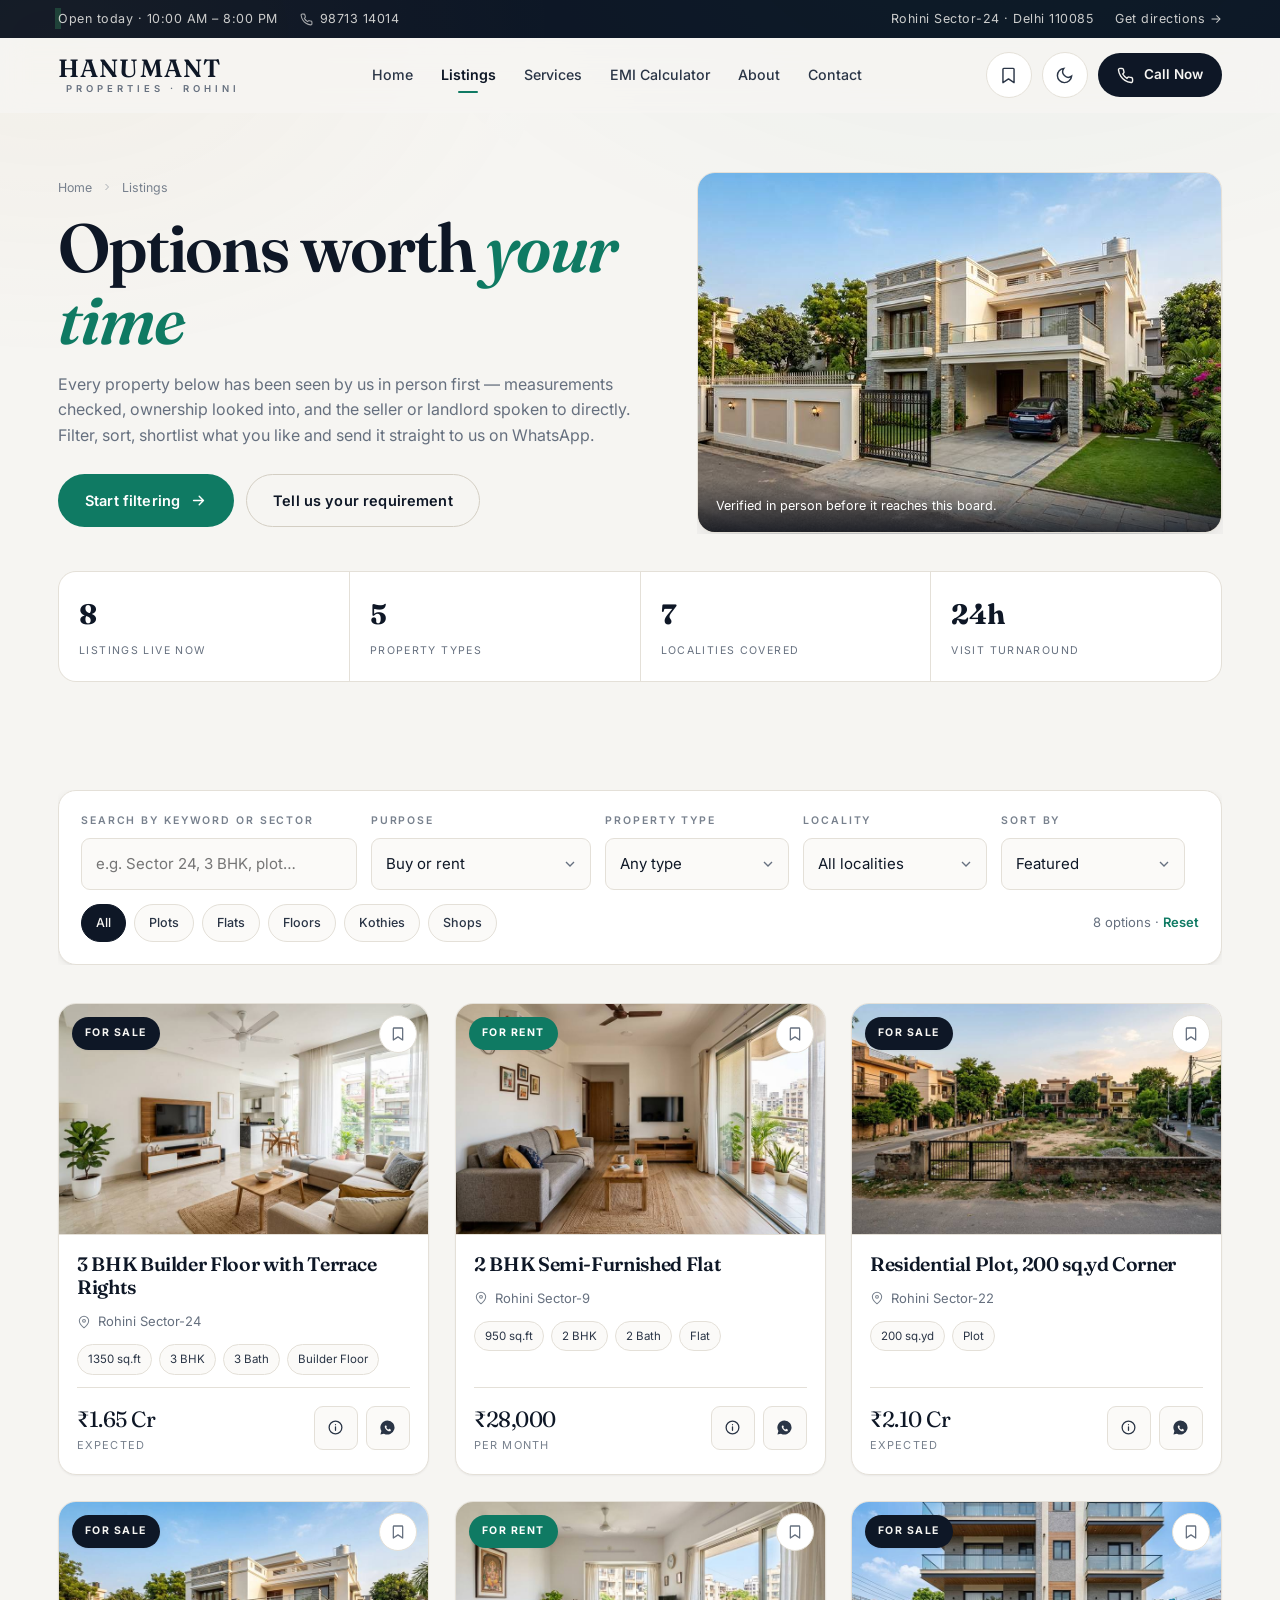
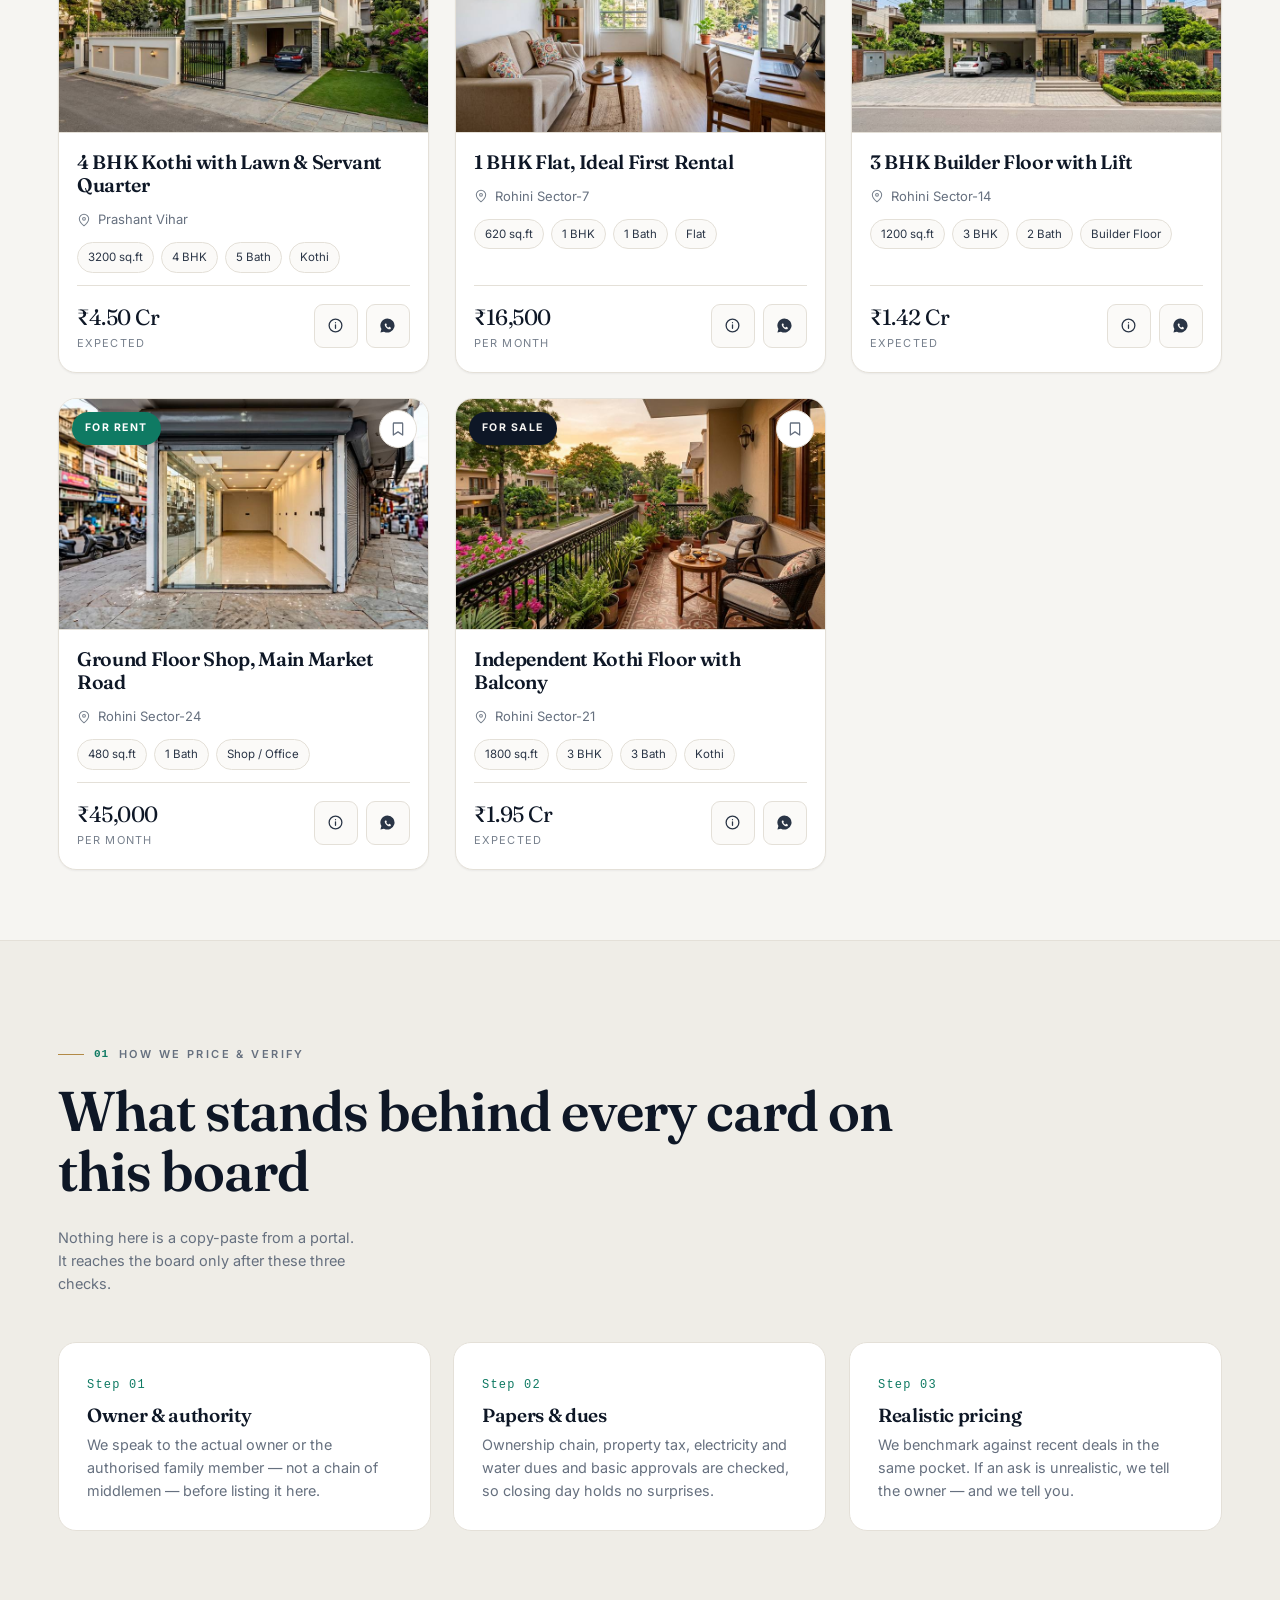
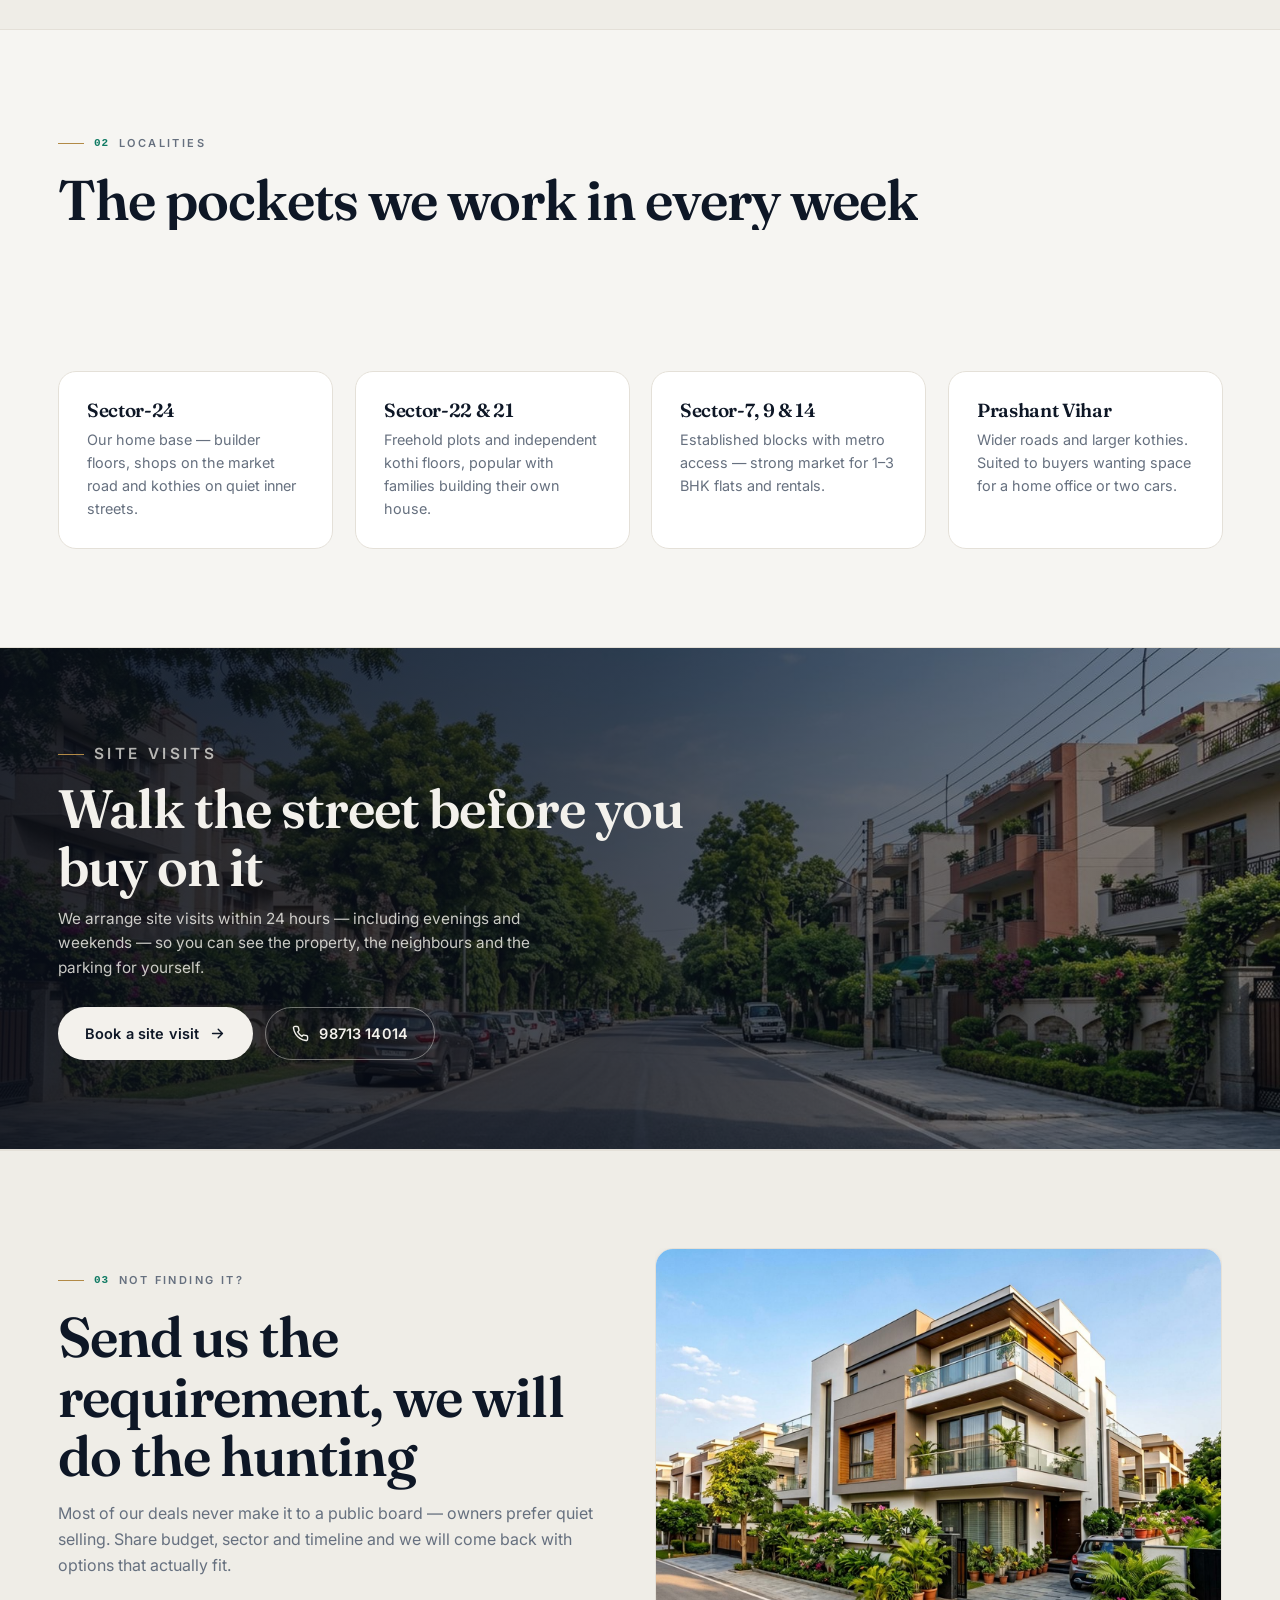
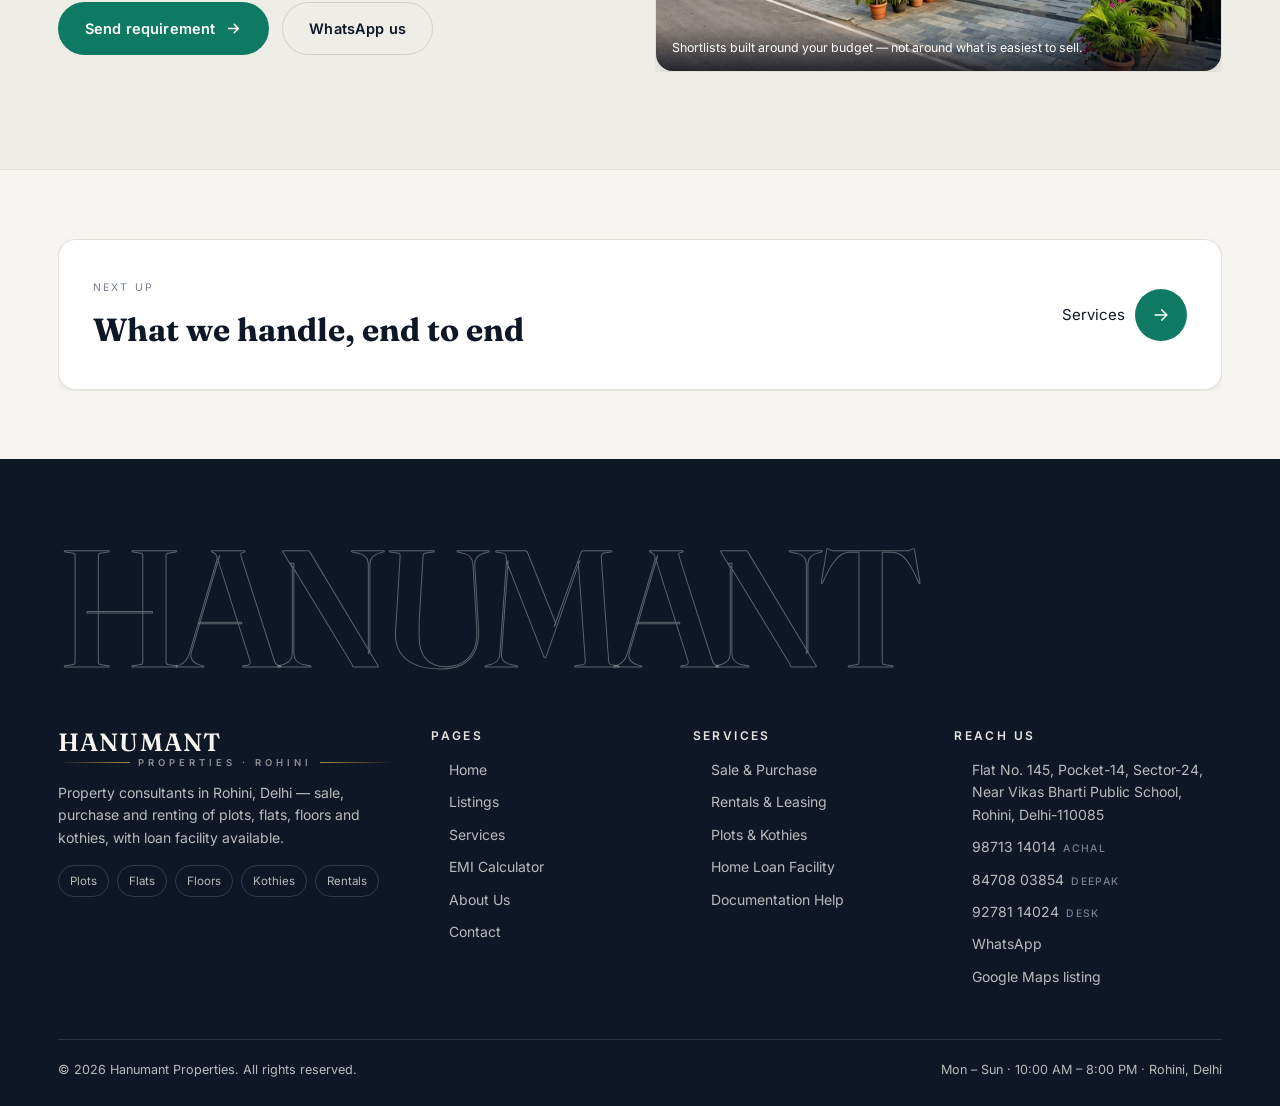
<file: listings.html>
<!DOCTYPE html>
<html lang="en" data-theme="light">
<head>
<meta charset="UTF-8" />
<meta name="viewport" content="width=device-width, initial-scale=1, viewport-fit=cover" />
<meta name="theme-color" content="#F6F5F2" />
<title>Property Listings in Rohini, Delhi — Plots, Flats, Floors &amp; Kothies — Hanumant Properties, Rohini Delhi</title>
<meta name="description" content="Browse verified plots, flats, builder floors, kothies and shops for sale and rent in Rohini, Delhi. Filter by purpose, type and locality." />
<meta name="keywords" content="Hanumant Properties, property dealer Rohini, plot flat floor kothi Delhi, rent Rohini Sector 24, property loan Delhi" />
<meta property="og:title" content="Property Listings in Rohini, Delhi — Plots, Flats, Floors &amp; Kothies — Hanumant Properties" />
<meta property="og:description" content="Browse verified plots, flats, builder floors, kothies and shops for sale and rent in Rohini, Delhi. Filter by purpose, type and locality." />
<meta property="og:type" content="website" />
<meta property="og:image" content="assets/hero-exterior.jpg" />
<meta name="twitter:card" content="summary_large_image" />
<link rel="icon" href="data:image/svg+xml,<svg xmlns='http://www.w3.org/2000/svg' viewBox='0 0 32 32'><rect width='32' height='32' rx='7' fill='%230E1726'/><text x='16' y='22' font-family='Georgia,serif' font-size='17' font-weight='700' fill='%23F1EFE9' text-anchor='middle'>H</text></svg>" />
<script>document.documentElement.classList.add('js');setTimeout(function(){var l=document.getElementById('loader');if(l&&!l.classList.contains('is-done')){l.classList.add('is-done');document.documentElement.classList.add('is-ready');}},3600);</script>
<link rel="preconnect" href="https://fonts.googleapis.com" />
<link rel="preconnect" href="https://fonts.gstatic.com" crossorigin />
<link href="https://fonts.googleapis.com/css2?family=Fraunces:opsz,wght@9..144,400;9..144,600;9..144,700&family=Inter:wght@400;500;600;700&display=swap" rel="stylesheet" />
<style>/* critical fallback: keeps the page presentable if site.css is slow, blocked or cached stale */
*,*::before,*::after{box-sizing:border-box}
body{margin:0;background:var(--paper,#F6F5F2);color:var(--ink,#0E1726);font-family:Inter,-apple-system,"Segoe UI",Roboto,Arial,sans-serif;font-size:16px;line-height:1.6}
img{max-width:100%;height:auto}
h1,h2,h3{margin:0;font-family:Fraunces,Georgia,serif;font-weight:600;line-height:1.12}
p{margin:0}
a{color:inherit;text-decoration:none}
ul{margin:0;padding-left:18px}
.shell{width:100%;max-width:1200px;margin:0 auto;padding-inline:18px}
#loader{position:fixed;inset:0;z-index:200;display:grid;place-items:center;background:var(--paper,#F6F5F2)}
#loader.is-done{opacity:0;visibility:hidden}
html:not(.js) #loader{display:none}
#wipe{position:fixed;inset:0;z-index:190;visibility:hidden;pointer-events:none;background:#0E1726}
#wipe.on{visibility:visible}
.header{position:sticky;top:0;z-index:100;background:var(--paper,#F6F5F2);border-bottom:1px solid var(--line,#E6E2D9)}
.header__inner{display:flex;align-items:center;gap:14px;min-height:64px}
.nav{display:flex;gap:4px;margin-left:auto}
.nav a{padding:8px 10px;border-radius:8px;white-space:nowrap}
.header__actions{display:flex;align-items:center;gap:8px;margin-left:auto}
.icon-btn,.burger{display:grid;place-items:center;width:42px;height:42px;padding:0;border-radius:999px;border:1px solid var(--line,#E6E2D9);background:transparent;color:inherit;cursor:pointer}
.burger{display:none}
.icon-btn svg{width:19px;height:19px}
.burger span{display:block;width:19px;height:2px;background:currentColor}
.burger span+span{margin-top:5px}
.btn{display:inline-flex;align-items:center;justify-content:center;gap:8px;padding:12px 18px;border-radius:999px;border:1px solid transparent;font-weight:600}
.btn svg{width:17px;height:17px}
.quick{display:grid;grid-template-columns:repeat(3,1fr);gap:16px;margin-top:26px}
.quick__item{display:flex;align-items:center;gap:14px;padding:16px;border:1px solid var(--line,#E6E2D9);border-radius:14px;background:var(--surface,#FFFFFF)}
.quick__ico{width:44px;height:44px;flex:0 0 44px;border-radius:13px;display:grid;place-items:center;color:var(--accent,#0F7A63);background:var(--surface-2,#F2F0EB)}
.quick__ico svg{width:20px;height:20px}
.quick__txt{min-width:0;display:flex;flex-direction:column;gap:2px}
.quick__k{font-size:10px;letter-spacing:.18em;text-transform:uppercase;color:var(--faint,#77808D);line-height:1.2}
.quick__v{font-weight:600;line-height:1.3;overflow-wrap:anywhere}
.crow{display:flex;gap:14px;align-items:flex-start;padding:16px 0;border-bottom:1px solid var(--line,#E6E2D9)}
.crow__ico{width:42px;height:42px;flex:0 0 42px;border-radius:12px;display:grid;place-items:center;color:var(--accent,#0F7A63)}
.crow__ico svg{width:18px;height:18px}
.cards{display:grid;grid-template-columns:repeat(3,1fr);gap:18px}
.card{border:1px solid var(--line,#E6E2D9);border-radius:16px;overflow:hidden;background:var(--surface,#FFFFFF)}
.map-card svg{width:100%;height:auto}
@media (max-width:1080px){.quick{grid-template-columns:1fr 1fr}.cards{grid-template-columns:1fr 1fr}}
@media (max-width:820px){.nav{display:none}.burger{display:grid}.quick{grid-template-columns:1fr}.cards{grid-template-columns:1fr}.header__inner{min-height:58px}.icon-btn,.burger{width:40px;height:40px}}
</style>
<link rel="stylesheet" href="assets/css/site.css?v=7" />
</head>
<body>
<a class="skip" href="#main">Skip to content</a>

<!-- ===== 2-second animated loader ===== -->
<div id="loader" role="status" aria-label="Loading Hanumant Properties">
  <div class="ldr">
    <svg width="64" height="64" class="ldr__house" viewBox="0 0 64 64" aria-hidden="true">
      <path d="M8 30 32 10l24 20"/><path d="M14 29v25h36V29"/><path d="M27 54V40h10v14"/>
    </svg>
    <span class="ldr__mark" aria-hidden="true">
      <span style="--n:0">H</span><span style="--n:1">A</span><span style="--n:2">N</span><span style="--n:3">U</span><span style="--n:4">M</span><span style="--n:5">A</span><span style="--n:6">N</span><span style="--n:7">T</span>
    </span>
    <span class="ldr__sub">Properties · Rohini, Delhi</span>
    <span class="ldr__bar"><i></i></span>
    <span class="ldr__count" id="loaderCount">0%</span>
  </div>
</div>

<!-- ===== page-leave wipe ===== -->
<div id="wipe" aria-hidden="true"><span class="wipe__word">Property Listings in Rohini, Delhi — Plots, Flats, Floors &amp; Kothies</span></div>

<!-- ===== top strip ===== -->
<div class="topbar">
  <div class="shell">
    <div class="topbar__set">
      <span><span class="dot"></span> <span class="tb-long">Open today · 10:00 AM – 8:00 PM</span><span class="tb-short">Open till 8 PM</span></span>
      <a href="tel:+919871314014" class="topbar__set--hide tb-call">
        <svg viewBox="0 0 24 24" fill="none" stroke="currentColor" stroke-width="2"><path d="M22 16.9v3a2 2 0 0 1-2.2 2 19.8 19.8 0 0 1-8.6-3.1 19.5 19.5 0 0 1-6-6A19.8 19.8 0 0 1 2.1 4.2 2 2 0 0 1 4.1 2h3a2 2 0 0 1 2 1.7c.1 1 .4 1.9.7 2.8a2 2 0 0 1-.5 2.1L8.1 9.9a16 16 0 0 0 6 6l1.3-1.3a2 2 0 0 1 2.1-.4c.9.3 1.8.6 2.8.7a2 2 0 0 1 1.7 2Z"/></svg>
        98713 14014
      </a>
    </div>
    <div class="topbar__set">
      <span class="topbar__set--hide">Rohini Sector-24 · Delhi 110085</span>
      <a href="https://www.google.com/maps/place/?q=place_id:ChIJ0cg0BsgGDTkRtoCSKuUtm_A" target="_blank" rel="noopener">Get directions →</a>
    </div>
  </div>
</div>

<header class="header" id="header">
  <div class="shell header__inner">
    <a href="index.html" class="wordmark" aria-label="Hanumant Properties — home">
      <span class="wordmark__name">Hanumant</span>
      <span class="wordmark__sub">Properties · Rohini</span>
    </a>
    <nav class="nav" aria-label="Main">
      <a href="index.html">Home</a>
      <a href="listings.html">Listings</a>
      <a href="services.html">Services</a>
      <a href="emi.html">EMI Calculator</a>
      <a href="about.html">About</a>
      <a href="contact.html">Contact</a>
    </nav>
    <div class="header__actions">
      <a class="icon-btn js-saved-link" href="listings.html" aria-label="Your shortlist" title="Your shortlist">
        <svg viewBox="0 0 24 24" fill="none" stroke="currentColor" stroke-width="1.8" stroke-linecap="round" stroke-linejoin="round"><path d="m19 21-7-4.7L5 21V4a1 1 0 0 1 1-1h12a1 1 0 0 1 1 1z"/></svg>
        <span class="icon-btn__count js-saved-count">0</span>
      </a>
      <button class="icon-btn theme-toggle" aria-label="Switch colour theme" title="Light / Dark">
        <svg class="moon" viewBox="0 0 24 24" fill="none" stroke="currentColor" stroke-width="1.8" stroke-linecap="round"><path d="M21 12.8A9 9 0 1 1 11.2 3a7 7 0 0 0 9.8 9.8Z"/></svg>
        <svg class="sun" viewBox="0 0 24 24" fill="none" stroke="currentColor" stroke-width="1.8" stroke-linecap="round"><circle cx="12" cy="12" r="4"/><path d="M12 2v2M12 20v2M4.9 4.9l1.4 1.4M17.7 17.7l1.4 1.4M2 12h2M20 12h2M4.9 19.1l1.4-1.4M17.7 6.3l1.4-1.4"/></svg>
      </button>
      <a class="btn btn--sm btn--call-desktop" href="tel:+919871314014">
        <svg viewBox="0 0 24 24" fill="none" stroke="currentColor" stroke-width="2"><path d="M22 16.9v3a2 2 0 0 1-2.2 2 19.8 19.8 0 0 1-8.6-3.1 19.5 19.5 0 0 1-6-6A19.8 19.8 0 0 1 2.1 4.2 2 2 0 0 1 4.1 2h3a2 2 0 0 1 2 1.7c.1 1 .4 1.9.7 2.8a2 2 0 0 1-.5 2.1L8.1 9.9a16 16 0 0 0 6 6l1.3-1.3a2 2 0 0 1 2.1-.4c.9.3 1.8.6 2.8.7a2 2 0 0 1 1.7 2Z"/></svg>
        Call Now
      </a>
      <a class="btn btn--accent btn--sm btn--call-mobile" href="tel:+919871314014" aria-label="Call 9871314014">
        <svg viewBox="0 0 24 24" fill="none" stroke="currentColor" stroke-width="2"><path d="M22 16.9v3a2 2 0 0 1-2.2 2 19.8 19.8 0 0 1-8.6-3.1 19.5 19.5 0 0 1-6-6A19.8 19.8 0 0 1 2.1 4.2 2 2 0 0 1 4.1 2h3a2 2 0 0 1 2 1.7c.1 1 .4 1.9.7 2.8a2 2 0 0 1-.5 2.1L8.1 9.9a16 16 0 0 0 6 6l1.3-1.3a2 2 0 0 1 2.1-.4c.9.3 1.8.6 2.8.7a2 2 0 0 1 1.7 2Z"/></svg>
        <span class="btn__lbl">Call</span>
      </a>
      <button class="icon-btn burger" id="burger" aria-label="Open menu" aria-expanded="false" aria-controls="drawer">
        <span></span><span></span><span></span>
      </button>
    </div>
  </div>
</header>

<div class="drawer" id="drawer" role="dialog" aria-modal="true" aria-label="Menu">
  <div class="drawer__bd" data-close></div>
  <div class="drawer__panel">
    <div class="drawer__top">
      <span class="wordmark"><span class="wordmark__name">Hanumant</span><span class="wordmark__sub">Properties</span></span>
      <button class="icon-btn" data-close aria-label="Close menu">
        <svg viewBox="0 0 24 24" fill="none" stroke="currentColor" stroke-width="1.9" stroke-linecap="round"><path d="M18 6 6 18M6 6l12 12"/></svg>
      </button>
    </div>
    <nav class="drawer__links" aria-label="Mobile">
      <a href="index.html" style="--i:0">Home <span>01</span></a>
      <a href="listings.html" style="--i:1">Listings <span>02</span></a>
      <a href="services.html" style="--i:2">Services <span>03</span></a>
      <a href="emi.html" style="--i:3">EMI Calculator <span>04</span></a>
      <a href="about.html" style="--i:4">About Us <span>05</span></a>
      <a href="contact.html" style="--i:5">Contact <span>06</span></a>
    </nav>
    <div class="drawer__foot">
      <a class="btn btn--accent btn--block" href="tel:+919871314014">
        <svg viewBox="0 0 24 24" fill="none" stroke="currentColor" stroke-width="2"><path d="M22 16.9v3a2 2 0 0 1-2.2 2 19.8 19.8 0 0 1-8.6-3.1 19.5 19.5 0 0 1-6-6A19.8 19.8 0 0 1 2.1 4.2 2 2 0 0 1 4.1 2h3a2 2 0 0 1 2 1.7c.1 1 .4 1.9.7 2.8a2 2 0 0 1-.5 2.1L8.1 9.9a16 16 0 0 0 6 6l1.3-1.3a2 2 0 0 1 2.1-.4c.9.3 1.8.6 2.8.7a2 2 0 0 1 1.7 2Z"/></svg>
        Call 98713 14014
      </a>
      <a class="btn btn--ghost btn--block" href="https://wa.me/919871314014?text=Hi%20Hanumant%20Properties%2C%20I%20am%20looking%20for%20a%20property%20in%20Rohini." target="_blank" rel="noopener">WhatsApp Enquiry</a>
      <p class="form__note">Flat No. 145, Pocket-14, Sector-24, Rohini, Delhi-110085</p>
    </div>
  </div>
</div>

<main id="main">

<section class="phero">
  <div class="shell">
    <div class="phero__grid">
      <div>
        <nav class="crumbs" aria-label="Breadcrumb">
        <a href="index.html">Home</a>
        <svg viewBox="0 0 24 24" fill="none" stroke="currentColor" stroke-width="2"><path d="M9 6l6 6-6 6"/></svg>
        <span aria-current="page">Listings</span>
      </nav>
        <h1>Options worth <em>your time</em></h1>
        <p class="lede">Every property below has been seen by us in person first — measurements checked, ownership looked into, and the seller or landlord spoken to directly. Filter, sort, shortlist what you like and send it straight to us on WhatsApp.</p>
        <div class="phero__cta">
          <a class="btn btn--accent" href="#board">Start filtering
            <svg viewBox="0 0 24 24" fill="none" stroke="currentColor" stroke-width="2" stroke-linecap="round" stroke-linejoin="round"><path d="M5 12h14M13 6l6 6-6 6"/></svg>
          </a>
          <a class="btn btn--ghost" href="tel:+919871314014">Tell us your requirement</a>
        </div>
      </div>
      <figure class="phero__shot reveal reveal--scale">
        <img src="assets/listing-kothi.jpg" width="820" height="512" fetchpriority="high" alt="Independent kothi with front lawn in Prashant Vihar, Delhi" />
        <figcaption>Verified in person before it reaches this board.</figcaption>
      </figure>
    </div>
    <div class="phero__stats reveal">
      <div><b data-count="8" data-suffix="">0</b><span>Listings live now</span></div>
      <div><b data-count="5" data-suffix="">0</b><span>Property types</span></div>
      <div><b data-count="7" data-suffix="">0</b><span>Localities covered</span></div>
      <div><b data-count="24" data-suffix="h">0</b><span>Visit turnaround</span></div>
    </div>
  </div>
</section>

<section class="section section--tight" id="board">
  <div class="shell">
    <form class="filter reveal" id="filterForm" onsubmit="return false;">
      <button type="button" class="filter__toggle" id="filterToggle" aria-expanded="true" aria-controls="filterBody">
        <span>Filters &amp; search</span>
        <svg viewBox="0 0 24 24" fill="none" stroke="currentColor" stroke-width="2" stroke-linecap="round"><path d="M6 15l6-6 6 6"/></svg>
      </button>
      <div class="filter__body" id="filterBody">
        <div class="filter__row">
          <div class="field field--grow">
            <label for="fSearch">Search by keyword or sector</label>
            <input type="text" id="fSearch" placeholder="e.g. Sector 24, 3 BHK, plot…" autocomplete="off" />
          </div>
          <div class="field">
            <label for="fPurpose">Purpose</label>
            <select id="fPurpose">
              <option value="all">Buy or rent</option>
              <option value="sale">For sale</option>
              <option value="rent">For rent</option>
            </select>
          </div>
          <div class="field">
            <label for="fType">Property type</label>
            <select id="fType">
              <option value="all">Any type</option>
              <option value="plot">Plot / Land</option>
              <option value="flat">Flat</option>
              <option value="floor">Builder floor</option>
              <option value="kothi">Kothi</option>
              <option value="shop">Shop / Office</option>
            </select>
          </div>
          <div class="field">
            <label for="fLoc">Locality</label>
            <select id="fLoc">
              <option value="all">All localities</option>
              <option value="Rohini Sector-24">Rohini Sector-24</option>
              <option value="Rohini Sector-9">Rohini Sector-9</option>
              <option value="Rohini Sector-14">Rohini Sector-14</option>
              <option value="Rohini Sector-21">Rohini Sector-21</option>
              <option value="Rohini Sector-22">Rohini Sector-22</option>
              <option value="Rohini Sector-7">Rohini Sector-7</option>
              <option value="Prashant Vihar">Prashant Vihar</option>
            </select>
          </div>
          <div class="field">
            <label for="fSort">Sort by</label>
            <select id="fSort">
              <option value="featured">Featured</option>
              <option value="low">Price: low to high</option>
              <option value="high">Price: high to low</option>
              <option value="area">Largest area first</option>
            </select>
          </div>
        </div>
        <div class="filter__meta">
          <div class="chip-row" id="chipRow">
            <button type="button" class="chip is-on" data-chip="all">All</button>
            <button type="button" class="chip" data-chip="plot">Plots</button>
            <button type="button" class="chip" data-chip="flat">Flats</button>
            <button type="button" class="chip" data-chip="floor">Floors</button>
            <button type="button" class="chip" data-chip="kothi">Kothies</button>
            <button type="button" class="chip" data-chip="shop">Shops</button>
          </div>
          <div><span id="resultCount">8 options</span> ·
            <button type="button" class="link-arrow" id="clearFilters" style="font-size:13px">Reset</button>
          </div>
        </div>
      </div>
    </form>

    <p class="swipe-hint"><svg viewBox="0 0 24 24" fill="none" stroke="currentColor" stroke-width="2" stroke-linecap="round"><path d="M5 12h14M13 6l6 6-6 6"/></svg> Swipe to browse listings</p>
    <p class="saved-note" id="savedNote">Saved to your shortlist: <b id="savedCount">0</b></p>

    <div class="cards" id="cardsGrid"></div>
    <div class="empty" id="emptyState" hidden>
      <h3 style="font-size:22px">No matches yet</h3>
      <p class="lede" style="margin:10px auto 20px">Try widening the budget or locality — or just tell us what you need and we will hunt it down.</p>
      <a class="btn btn--accent" href="https://wa.me/919871314014?text=Hi%2C%20I%20am%20looking%20for%20a%20property%20in%20Rohini.%20Can%20you%20help%3F" target="_blank" rel="noopener">Send requirement on WhatsApp</a>
    </div>
  </div>
</section>

<section class="section section--surface">
  <div class="shell">
    <div class="section-head">
      <div class="reveal">
        <p class="eyebrow"><span class="num">01</span> How we price &amp; verify</p>
        <h2 class="section-title">What stands behind every card on this board</h2>
      </div>
      <p class="aside reveal" style="--d:100ms">Nothing here is a copy-paste from a portal. It reaches the board only after these three checks.</p>
    </div>
    <div class="grid-3">
      <div class="tile reveal"><span class="tile__k">Step 01</span><h3 style="margin-top:10px">Owner &amp; authority</h3><p>We speak to the actual owner or the authorised family member — not a chain of middlemen — before listing it here.</p></div>
      <div class="tile reveal" style="--d:80ms"><span class="tile__k">Step 02</span><h3 style="margin-top:10px">Papers &amp; dues</h3><p>Ownership chain, property tax, electricity and water dues and basic approvals are checked, so closing day holds no surprises.</p></div>
      <div class="tile reveal" style="--d:160ms"><span class="tile__k">Step 03</span><h3 style="margin-top:10px">Realistic pricing</h3><p>We benchmark against recent deals in the same pocket. If an ask is unrealistic, we tell the owner — and we tell you.</p></div>
    </div>
  </div>
</section>

<section class="section">
  <div class="shell">
    <div class="section-head">
      <div class="reveal">
        <p class="eyebrow"><span class="num">02</span> Localities</p>
        <h2 class="section-title">The pockets we work in every week</h2>
      </div>
      <p class="aside reveal" style="--d:100ms">Eight areas, one desk. Tell us the sector and we will tell you what your budget actually buys there.</p>
    </div>
    <div class="grid-4">
      <div class="tile reveal"><h3>Sector-24</h3><p>Our home base — builder floors, shops on the market road and kothies on quiet inner streets.</p></div>
      <div class="tile reveal" style="--d:60ms"><h3>Sector-22 &amp; 21</h3><p>Freehold plots and independent kothi floors, popular with families building their own house.</p></div>
      <div class="tile reveal" style="--d:120ms"><h3>Sector-7, 9 &amp; 14</h3><p>Established blocks with metro access — strong market for 1–3 BHK flats and rentals.</p></div>
      <div class="tile reveal" style="--d:180ms"><h3>Prashant Vihar</h3><p>Wider roads and larger kothies. Suited to buyers wanting space for a home office or two cars.</p></div>
    </div>
  </div>
</section>

<section class="band">
  <div class="band__bg"><img src="assets/locality.jpg" width="1600" height="900" loading="lazy" alt="Residential street in Rohini, Delhi" /></div>
  <div class="shell">
    <div class="band__inner reveal">
      <p class="eyebrow">Site visits</p>
      <h2>Walk the street before you buy on it</h2>
      <p>We arrange site visits within 24 hours — including evenings and weekends — so you can see the property, the neighbours and the parking for yourself.</p>
      <div class="band__cta">
        <a class="btn btn--light" href="https://wa.me/919871314014?text=Hi%2C%20I%20would%20like%20to%20book%20a%20site%20visit%20in%20Rohini." target="_blank" rel="noopener">Book a site visit
          <svg viewBox="0 0 24 24" fill="none" stroke="currentColor" stroke-width="2" stroke-linecap="round" stroke-linejoin="round"><path d="M5 12h14M13 6l6 6-6 6"/></svg>
        </a>
        <a class="btn btn--outline" href="tel:+919871314014">
          <svg viewBox="0 0 24 24" fill="none" stroke="currentColor" stroke-width="2"><path d="M22 16.9v3a2 2 0 0 1-2.2 2 19.8 19.8 0 0 1-8.6-3.1 19.5 19.5 0 0 1-6-6A19.8 19.8 0 0 1 2.1 4.2 2 2 0 0 1 4.1 2h3a2 2 0 0 1 2 1.7c.1 1 .4 1.9.7 2.8a2 2 0 0 1-.5 2.1L8.1 9.9a16 16 0 0 0 6 6l1.3-1.3a2 2 0 0 1 2.1-.4c.9.3 1.8.6 2.8.7a2 2 0 0 1 1.7 2Z"/></svg>
          98713 14014
        </a>
      </div>
    </div>
  </div>
</section>

<section class="section section--surface">
  <div class="shell">
    <div class="grid-2 split" style="align-items:center">
      <div class="reveal">
        <p class="eyebrow"><span class="num">03</span> Not finding it?</p>
        <h2 class="section-title" style="max-width:20ch">Send us the requirement, we will do the hunting</h2>
        <p class="lede">Most of our deals never make it to a public board — owners prefer quiet selling. Share budget, sector and timeline and we will come back with options that actually fit.</p>
        <div class="hero__cta" style="margin-top:24px">
          <a class="btn btn--accent" href="contact.html">Send requirement
            <svg viewBox="0 0 24 24" fill="none" stroke="currentColor" stroke-width="2" stroke-linecap="round" stroke-linejoin="round"><path d="M5 12h14M13 6l6 6-6 6"/></svg>
          </a>
          <a class="btn btn--ghost" href="https://wa.me/919871314014" target="_blank" rel="noopener">WhatsApp us</a>
        </div>
      </div>
      <figure class="why__photo reveal reveal--right" style="--d:80ms">
        <img src="assets/hero-exterior.jpg" width="1500" height="1120" loading="lazy" alt="Modern builder floor residence in Delhi" />
        <figcaption>Shortlists built around your budget — not around what is easiest to sell.</figcaption>
      </figure>
    </div>
  </div>
</section>

<section class="section section--tight">
  <div class="shell">
    <div class="next reveal">
      <div>
        <span class="next__k">Next up</span>
        <b>What we handle, end to end</b>
      </div>
      <a class="go" href="services.html" aria-label="Go to What we handle, end to end">
        <span>Services</span>
        <span class="ar"><svg viewBox="0 0 24 24" fill="none" stroke="currentColor" stroke-width="2" stroke-linecap="round" stroke-linejoin="round"><path d="M5 12h14M13 6l6 6-6 6"/></svg></span>
      </a>
    </div>
  </div>
</section>

</main>
<footer class="footer">
  <div class="shell">
    <div class="footer__word" aria-hidden="true">HANU&shy;MANT</div>
    <div class="footer__grid">
      <div class="footer__brand">
        <span class="wordmark"><span class="wordmark__name">Hanumant</span><span class="wordmark__sub">Properties · Rohini</span></span>
        <p>Property consultants in Rohini, Delhi — sale, purchase and renting of plots, flats, floors and kothies, with loan facility available.</p>
        <div class="tags"><span class="tag">Plots</span><span class="tag">Flats</span><span class="tag">Floors</span><span class="tag">Kothies</span><span class="tag">Rentals</span></div>
      </div>
      <div>
        <h4>Pages</h4>
        <ul>
          <li><a href="index.html">Home</a></li>
          <li><a href="listings.html">Listings</a></li>
          <li><a href="services.html">Services</a></li>
          <li><a href="emi.html">EMI Calculator</a></li>
          <li><a href="about.html">About Us</a></li>
          <li><a href="contact.html">Contact</a></li>
        </ul>
      </div>
      <div>
        <h4>Services</h4>
        <ul>
          <li><a href="services.html">Sale &amp; Purchase</a></li>
          <li><a href="services.html">Rentals &amp; Leasing</a></li>
          <li><a href="services.html">Plots &amp; Kothies</a></li>
          <li><a href="services.html">Home Loan Facility</a></li>
          <li><a href="services.html">Documentation Help</a></li>
        </ul>
      </div>
      <div>
        <h4>Reach us</h4>
        <ul>
          <li>Flat No. 145, Pocket-14, Sector-24,<br />Near Vikas Bharti Public School,<br />Rohini, Delhi-110085</li>
          <li><a href="tel:+919871314014">98713 14014</a><span class="f-who">Achal</span></li>
          <li><a href="tel:+918470803854">84708 03854</a><span class="f-who">Deepak</span></li>
          <li><a href="tel:+919278114024">92781 14024</a><span class="f-who">Desk</span></li>
          <li><a href="https://wa.me/919871314014" target="_blank" rel="noopener">WhatsApp</a></li>
          <li><a href="https://www.google.com/maps/place/?q=place_id:ChIJ0cg0BsgGDTkRtoCSKuUtm_A" target="_blank" rel="noopener">Google Maps listing</a></li>
        </ul>
      </div>
    </div>
    <div class="footer__bottom">
      <span>© <span class="js-year">2026</span> Hanumant Properties. All rights reserved.</span>
      <span>Mon – Sun · 10:00 AM – 8:00 PM · Rohini, Delhi</span>
    </div>
  </div>
</footer>
<nav class="mbar" aria-label="Quick actions">
  <a href="index.html">
    <svg viewBox="0 0 24 24" fill="none" stroke="currentColor" stroke-width="1.9" stroke-linecap="round" stroke-linejoin="round"><path d="M3 9.5 12 3l9 6.5V21H3z"/><path d="M9 21v-6h6v6"/></svg>
    Home
  </a>
  <a href="listings.html">
    <svg viewBox="0 0 24 24" fill="none" stroke="currentColor" stroke-width="1.9" stroke-linecap="round" stroke-linejoin="round"><path d="M4 21V6a2 2 0 0 1 2-2h9a2 2 0 0 1 2 2v15"/><path d="M17 10h3v11M2 21h20"/></svg>
    Listings
  </a>
  <a class="primary" href="tel:+919871314014">
    <svg viewBox="0 0 24 24" fill="none" stroke="currentColor" stroke-width="1.9" stroke-linecap="round" stroke-linejoin="round"><path d="M22 16.9v3a2 2 0 0 1-2.2 2 19.8 19.8 0 0 1-8.6-3.1 19.5 19.5 0 0 1-6-6A19.8 19.8 0 0 1 2.1 4.2 2 2 0 0 1 4.1 2h3a2 2 0 0 1 2 1.7c.1 1 .4 1.9.7 2.8a2 2 0 0 1-.5 2.1L8.1 9.9a16 16 0 0 0 6 6l1.3-1.3a2 2 0 0 1 2.1-.4c.9.3 1.8.6 2.8.7a2 2 0 0 1 1.7 2Z"/></svg>
    Call
  </a>
  <a href="contact.html">
    <svg viewBox="0 0 24 24" fill="none" stroke="currentColor" stroke-width="1.9" stroke-linecap="round" stroke-linejoin="round"><path d="M21 11.5a8.4 8.4 0 0 1-9 8.4L3 21l1.1-8.6A8.4 8.4 0 1 1 21 11.5Z"/></svg>
    Contact
  </a>
</nav>

<button class="fab" id="fab" aria-label="Back to top">
  <svg viewBox="0 0 24 24" fill="none" stroke="currentColor" stroke-width="2" stroke-linecap="round" stroke-linejoin="round"><path d="M12 19V5M6 11l6-6 6 6"/></svg>
</button>

<div class="modal" id="propModal" role="dialog" aria-modal="true" aria-label="Property details">
  <div class="modal__bd" data-close></div>
  <div class="modal__panel">
    <div class="modal__head">
      <strong id="modalTitle" style="font-family:var(--font-display);font-size:20px">Property</strong>
      <button class="icon-btn" data-close aria-label="Close">
        <svg viewBox="0 0 24 24" fill="none" stroke="currentColor" stroke-width="1.9" stroke-linecap="round"><path d="M18 6 6 18M6 6l12 12"/></svg>
      </button>
    </div>
    <div class="modal__body" id="modalBody"></div>
  </div>
</div>

<div class="toast" id="toast" role="status" aria-live="polite"></div>
<div class="cursor-glow" id="cursorGlow" aria-hidden="true"></div>

<script src="assets/js/listings.js?v=7"></script>
<script src="assets/js/site.js?v=7"></script>
</body>
</html>
</file>
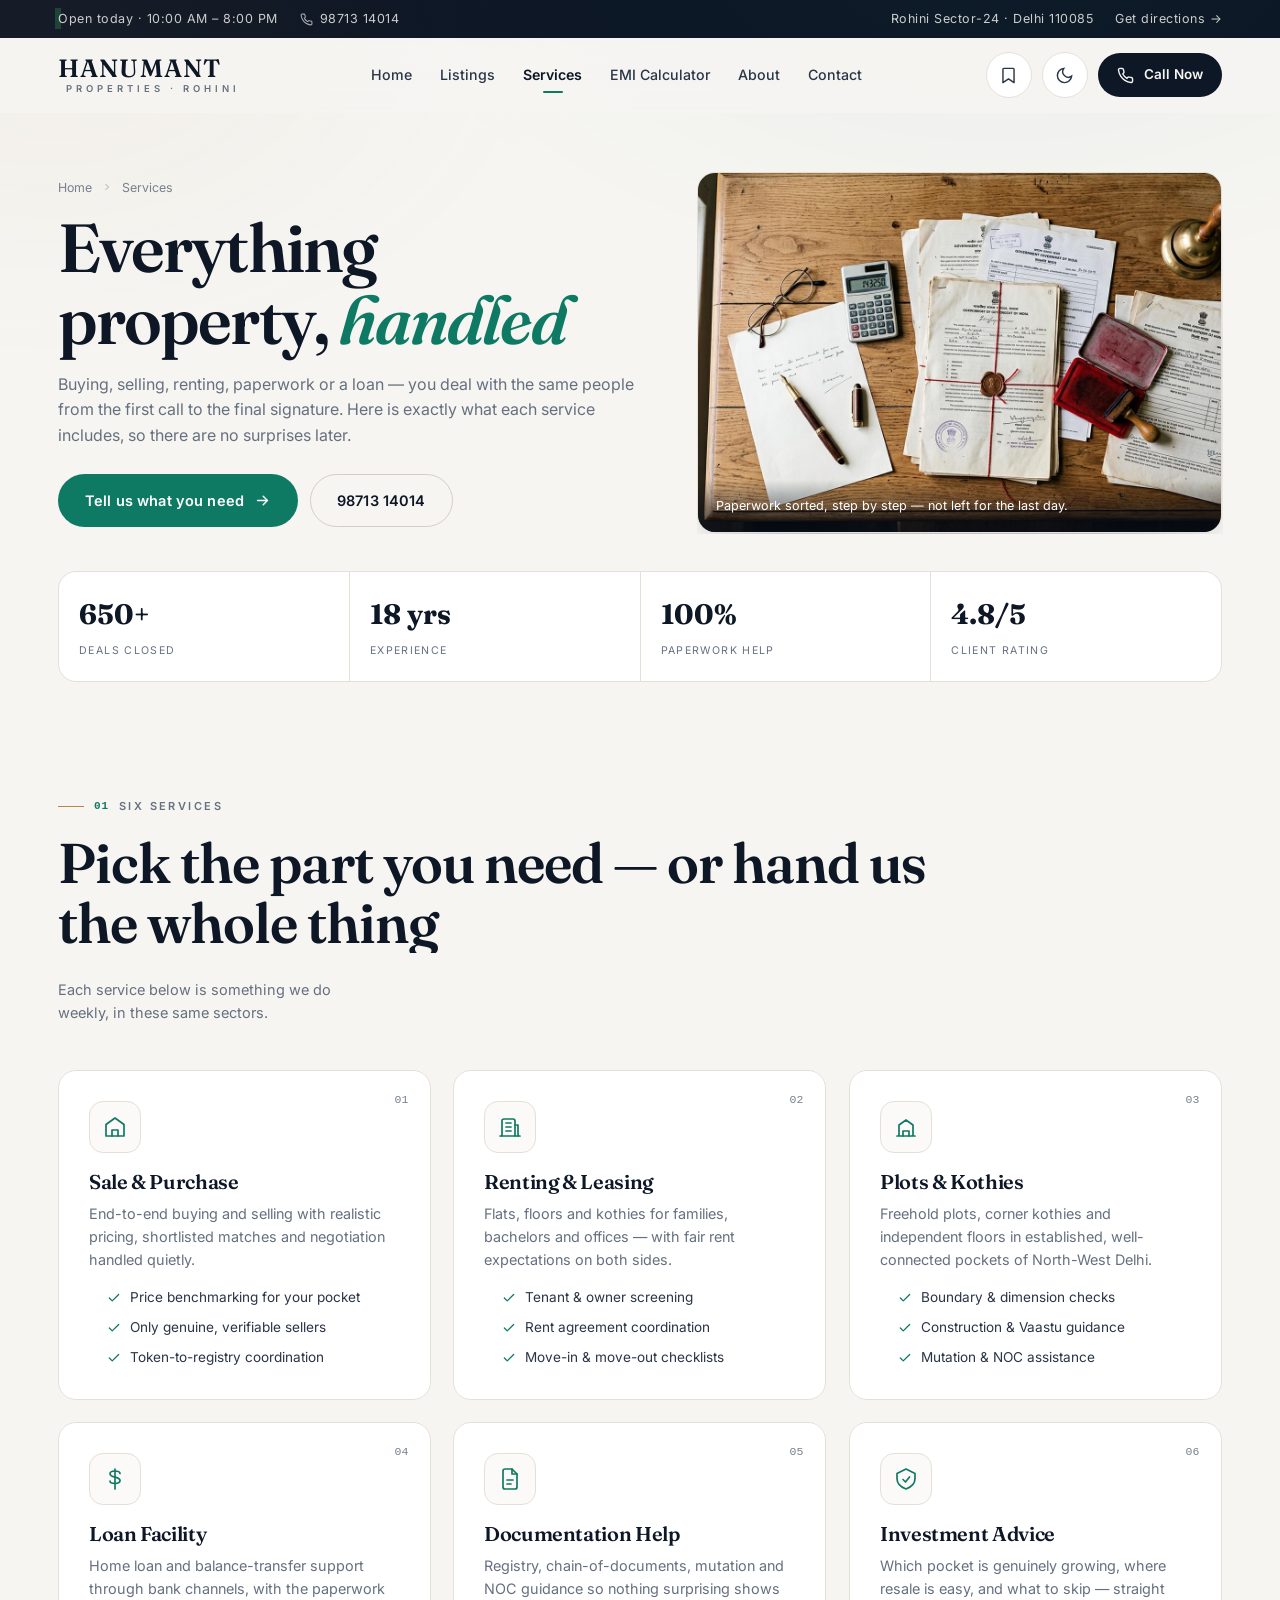
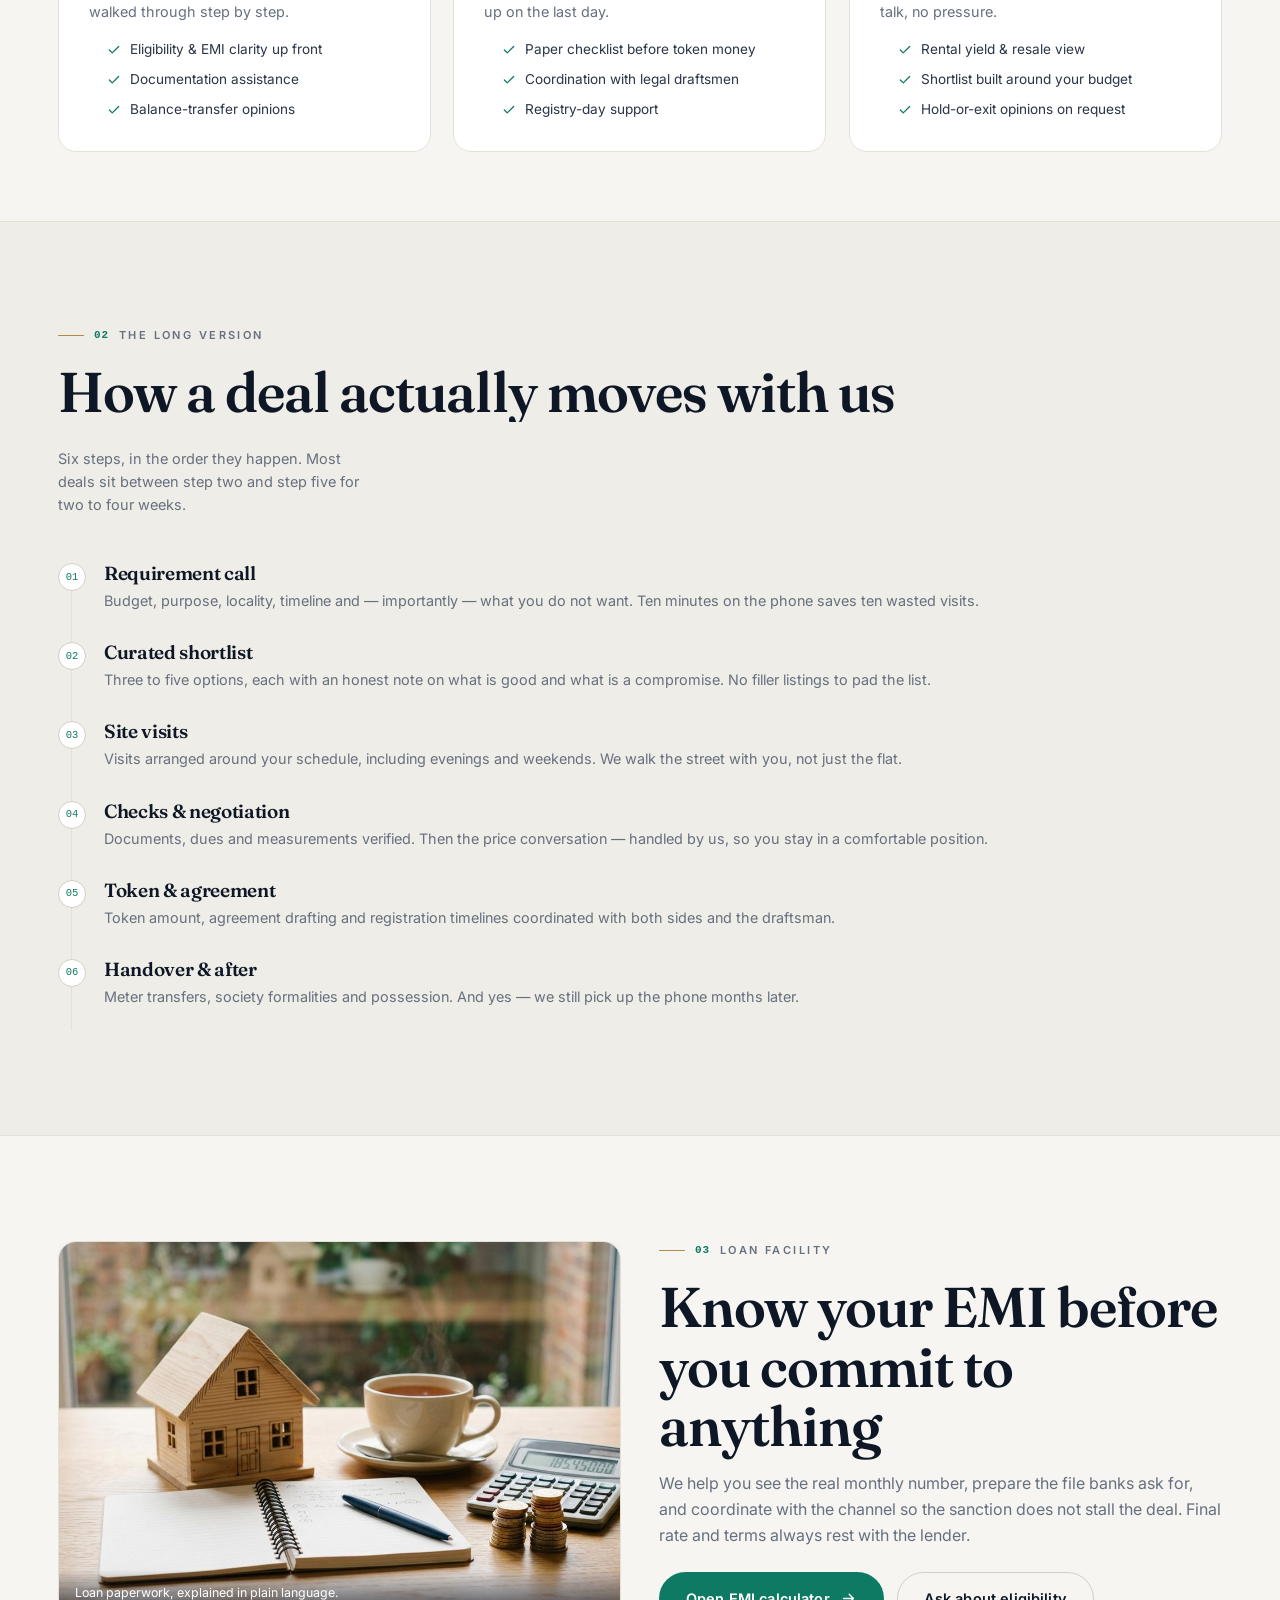
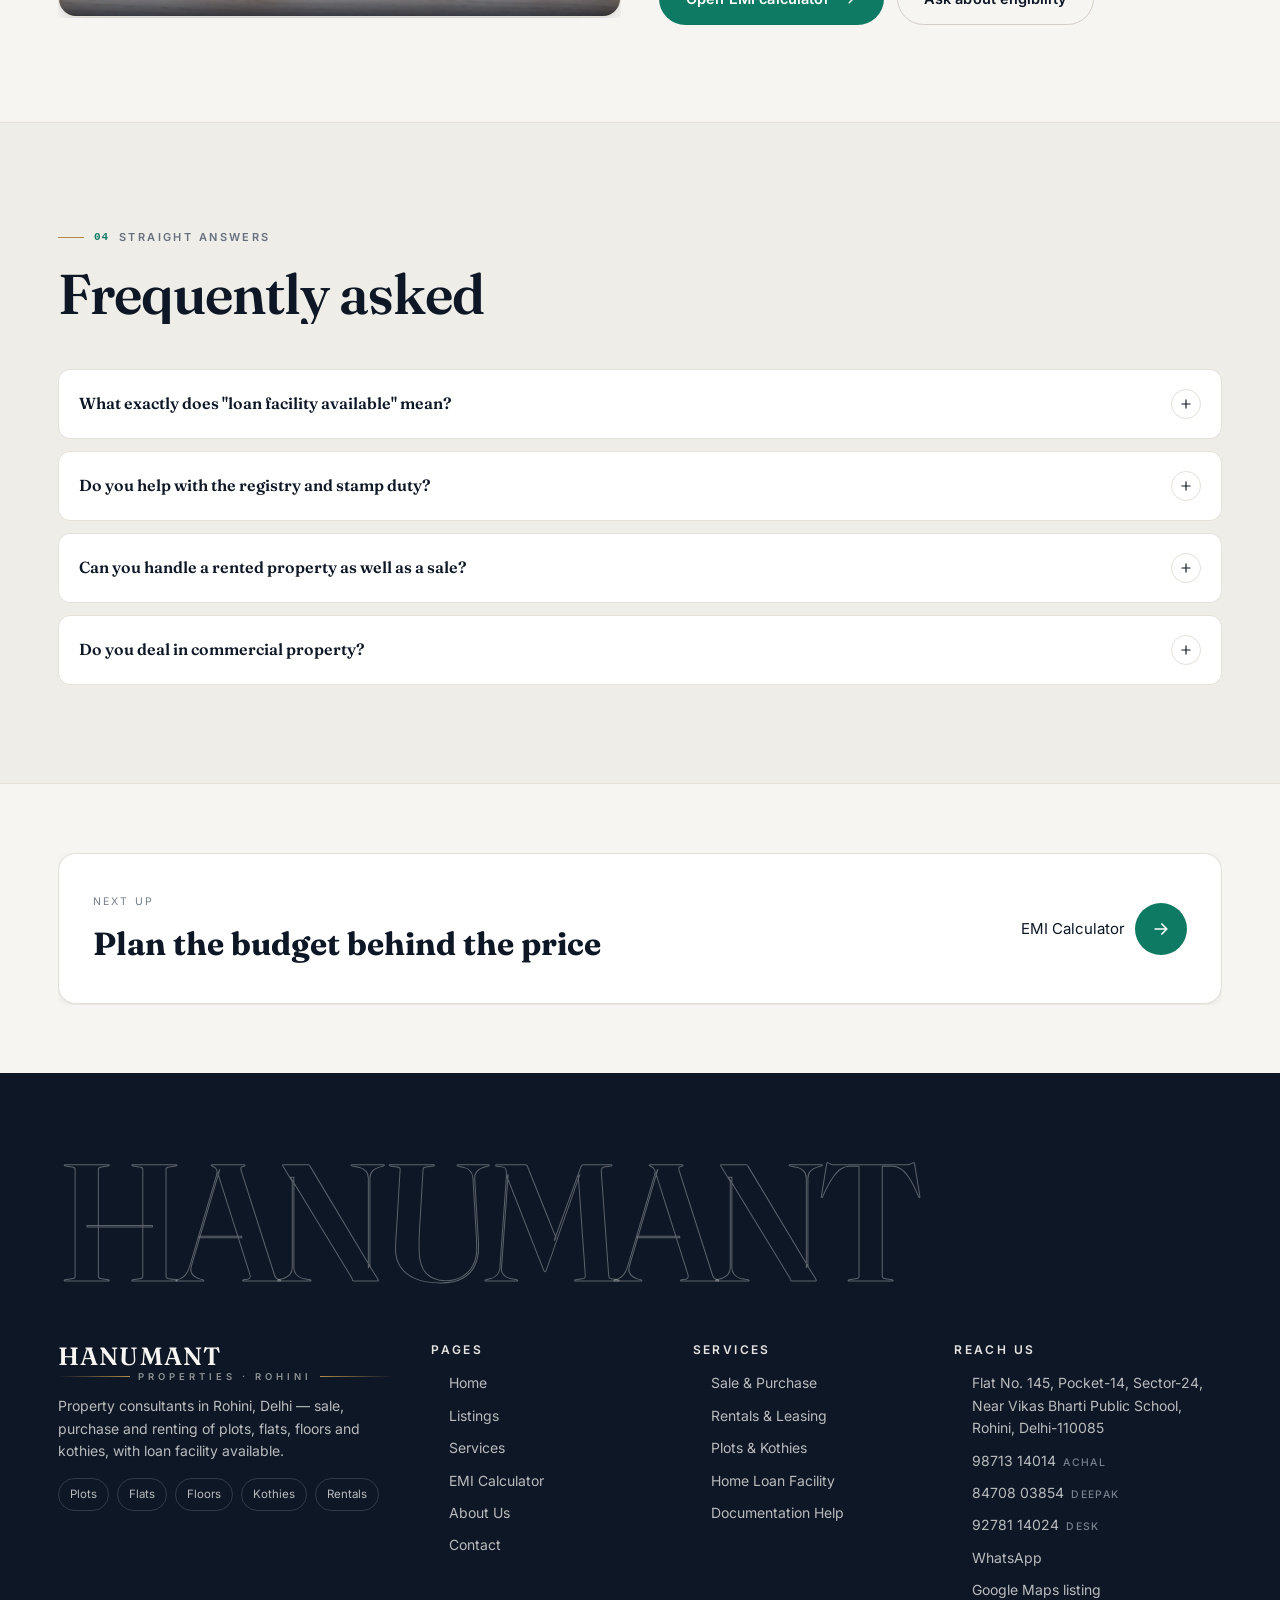
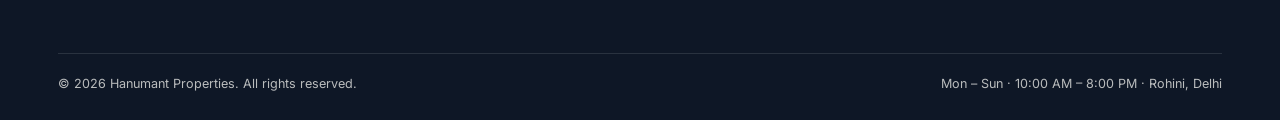
<file: services.html>
<!DOCTYPE html>
<html lang="en" data-theme="light">
<head>
<meta charset="UTF-8" />
<meta name="viewport" content="width=device-width, initial-scale=1, viewport-fit=cover" />
<meta name="theme-color" content="#F6F5F2" />
<title>Property Services in Rohini, Delhi — Sale, Rent, Loan &amp; Documentation — Hanumant Properties, Rohini Delhi</title>
<meta name="description" content="Sale and purchase, rentals, plots and kothies, home loan facility, documentation help and investment advice in Rohini, Delhi." />
<meta name="keywords" content="Hanumant Properties, property dealer Rohini, plot flat floor kothi Delhi, rent Rohini Sector 24, property loan Delhi" />
<meta property="og:title" content="Property Services in Rohini, Delhi — Sale, Rent, Loan &amp; Documentation — Hanumant Properties" />
<meta property="og:description" content="Sale and purchase, rentals, plots and kothies, home loan facility, documentation help and investment advice in Rohini, Delhi." />
<meta property="og:type" content="website" />
<meta property="og:image" content="assets/hero-exterior.jpg" />
<meta name="twitter:card" content="summary_large_image" />
<link rel="icon" href="data:image/svg+xml,<svg xmlns='http://www.w3.org/2000/svg' viewBox='0 0 32 32'><rect width='32' height='32' rx='7' fill='%230E1726'/><text x='16' y='22' font-family='Georgia,serif' font-size='17' font-weight='700' fill='%23F1EFE9' text-anchor='middle'>H</text></svg>" />
<script>document.documentElement.classList.add('js');setTimeout(function(){var l=document.getElementById('loader');if(l&&!l.classList.contains('is-done')){l.classList.add('is-done');document.documentElement.classList.add('is-ready');}},3600);</script>
<link rel="preconnect" href="https://fonts.googleapis.com" />
<link rel="preconnect" href="https://fonts.gstatic.com" crossorigin />
<link href="https://fonts.googleapis.com/css2?family=Fraunces:opsz,wght@9..144,400;9..144,600;9..144,700&family=Inter:wght@400;500;600;700&display=swap" rel="stylesheet" />
<style>/* critical fallback: keeps the page presentable if site.css is slow, blocked or cached stale */
*,*::before,*::after{box-sizing:border-box}
body{margin:0;background:var(--paper,#F6F5F2);color:var(--ink,#0E1726);font-family:Inter,-apple-system,"Segoe UI",Roboto,Arial,sans-serif;font-size:16px;line-height:1.6}
img{max-width:100%;height:auto}
h1,h2,h3{margin:0;font-family:Fraunces,Georgia,serif;font-weight:600;line-height:1.12}
p{margin:0}
a{color:inherit;text-decoration:none}
ul{margin:0;padding-left:18px}
.shell{width:100%;max-width:1200px;margin:0 auto;padding-inline:18px}
#loader{position:fixed;inset:0;z-index:200;display:grid;place-items:center;background:var(--paper,#F6F5F2)}
#loader.is-done{opacity:0;visibility:hidden}
html:not(.js) #loader{display:none}
#wipe{position:fixed;inset:0;z-index:190;visibility:hidden;pointer-events:none;background:#0E1726}
#wipe.on{visibility:visible}
.header{position:sticky;top:0;z-index:100;background:var(--paper,#F6F5F2);border-bottom:1px solid var(--line,#E6E2D9)}
.header__inner{display:flex;align-items:center;gap:14px;min-height:64px}
.nav{display:flex;gap:4px;margin-left:auto}
.nav a{padding:8px 10px;border-radius:8px;white-space:nowrap}
.header__actions{display:flex;align-items:center;gap:8px;margin-left:auto}
.icon-btn,.burger{display:grid;place-items:center;width:42px;height:42px;padding:0;border-radius:999px;border:1px solid var(--line,#E6E2D9);background:transparent;color:inherit;cursor:pointer}
.burger{display:none}
.icon-btn svg{width:19px;height:19px}
.burger span{display:block;width:19px;height:2px;background:currentColor}
.burger span+span{margin-top:5px}
.btn{display:inline-flex;align-items:center;justify-content:center;gap:8px;padding:12px 18px;border-radius:999px;border:1px solid transparent;font-weight:600}
.btn svg{width:17px;height:17px}
.quick{display:grid;grid-template-columns:repeat(3,1fr);gap:16px;margin-top:26px}
.quick__item{display:flex;align-items:center;gap:14px;padding:16px;border:1px solid var(--line,#E6E2D9);border-radius:14px;background:var(--surface,#FFFFFF)}
.quick__ico{width:44px;height:44px;flex:0 0 44px;border-radius:13px;display:grid;place-items:center;color:var(--accent,#0F7A63);background:var(--surface-2,#F2F0EB)}
.quick__ico svg{width:20px;height:20px}
.quick__txt{min-width:0;display:flex;flex-direction:column;gap:2px}
.quick__k{font-size:10px;letter-spacing:.18em;text-transform:uppercase;color:var(--faint,#77808D);line-height:1.2}
.quick__v{font-weight:600;line-height:1.3;overflow-wrap:anywhere}
.crow{display:flex;gap:14px;align-items:flex-start;padding:16px 0;border-bottom:1px solid var(--line,#E6E2D9)}
.crow__ico{width:42px;height:42px;flex:0 0 42px;border-radius:12px;display:grid;place-items:center;color:var(--accent,#0F7A63)}
.crow__ico svg{width:18px;height:18px}
.cards{display:grid;grid-template-columns:repeat(3,1fr);gap:18px}
.card{border:1px solid var(--line,#E6E2D9);border-radius:16px;overflow:hidden;background:var(--surface,#FFFFFF)}
.map-card svg{width:100%;height:auto}
@media (max-width:1080px){.quick{grid-template-columns:1fr 1fr}.cards{grid-template-columns:1fr 1fr}}
@media (max-width:820px){.nav{display:none}.burger{display:grid}.quick{grid-template-columns:1fr}.cards{grid-template-columns:1fr}.header__inner{min-height:58px}.icon-btn,.burger{width:40px;height:40px}}
</style>
<link rel="stylesheet" href="assets/css/site.css?v=7" />
</head>
<body>
<a class="skip" href="#main">Skip to content</a>

<!-- ===== 2-second animated loader ===== -->
<div id="loader" role="status" aria-label="Loading Hanumant Properties">
  <div class="ldr">
    <svg width="64" height="64" class="ldr__house" viewBox="0 0 64 64" aria-hidden="true">
      <path d="M8 30 32 10l24 20"/><path d="M14 29v25h36V29"/><path d="M27 54V40h10v14"/>
    </svg>
    <span class="ldr__mark" aria-hidden="true">
      <span style="--n:0">H</span><span style="--n:1">A</span><span style="--n:2">N</span><span style="--n:3">U</span><span style="--n:4">M</span><span style="--n:5">A</span><span style="--n:6">N</span><span style="--n:7">T</span>
    </span>
    <span class="ldr__sub">Properties · Rohini, Delhi</span>
    <span class="ldr__bar"><i></i></span>
    <span class="ldr__count" id="loaderCount">0%</span>
  </div>
</div>

<!-- ===== page-leave wipe ===== -->
<div id="wipe" aria-hidden="true"><span class="wipe__word">Property Services in Rohini, Delhi — Sale, Rent, Loan &amp; Documentation</span></div>

<!-- ===== top strip ===== -->
<div class="topbar">
  <div class="shell">
    <div class="topbar__set">
      <span><span class="dot"></span> <span class="tb-long">Open today · 10:00 AM – 8:00 PM</span><span class="tb-short">Open till 8 PM</span></span>
      <a href="tel:+919871314014" class="topbar__set--hide tb-call">
        <svg viewBox="0 0 24 24" fill="none" stroke="currentColor" stroke-width="2"><path d="M22 16.9v3a2 2 0 0 1-2.2 2 19.8 19.8 0 0 1-8.6-3.1 19.5 19.5 0 0 1-6-6A19.8 19.8 0 0 1 2.1 4.2 2 2 0 0 1 4.1 2h3a2 2 0 0 1 2 1.7c.1 1 .4 1.9.7 2.8a2 2 0 0 1-.5 2.1L8.1 9.9a16 16 0 0 0 6 6l1.3-1.3a2 2 0 0 1 2.1-.4c.9.3 1.8.6 2.8.7a2 2 0 0 1 1.7 2Z"/></svg>
        98713 14014
      </a>
    </div>
    <div class="topbar__set">
      <span class="topbar__set--hide">Rohini Sector-24 · Delhi 110085</span>
      <a href="https://www.google.com/maps/place/?q=place_id:ChIJ0cg0BsgGDTkRtoCSKuUtm_A" target="_blank" rel="noopener">Get directions →</a>
    </div>
  </div>
</div>

<header class="header" id="header">
  <div class="shell header__inner">
    <a href="index.html" class="wordmark" aria-label="Hanumant Properties — home">
      <span class="wordmark__name">Hanumant</span>
      <span class="wordmark__sub">Properties · Rohini</span>
    </a>
    <nav class="nav" aria-label="Main">
      <a href="index.html">Home</a>
      <a href="listings.html">Listings</a>
      <a href="services.html">Services</a>
      <a href="emi.html">EMI Calculator</a>
      <a href="about.html">About</a>
      <a href="contact.html">Contact</a>
    </nav>
    <div class="header__actions">
      <a class="icon-btn js-saved-link" href="listings.html" aria-label="Your shortlist" title="Your shortlist">
        <svg viewBox="0 0 24 24" fill="none" stroke="currentColor" stroke-width="1.8" stroke-linecap="round" stroke-linejoin="round"><path d="m19 21-7-4.7L5 21V4a1 1 0 0 1 1-1h12a1 1 0 0 1 1 1z"/></svg>
        <span class="icon-btn__count js-saved-count">0</span>
      </a>
      <button class="icon-btn theme-toggle" aria-label="Switch colour theme" title="Light / Dark">
        <svg class="moon" viewBox="0 0 24 24" fill="none" stroke="currentColor" stroke-width="1.8" stroke-linecap="round"><path d="M21 12.8A9 9 0 1 1 11.2 3a7 7 0 0 0 9.8 9.8Z"/></svg>
        <svg class="sun" viewBox="0 0 24 24" fill="none" stroke="currentColor" stroke-width="1.8" stroke-linecap="round"><circle cx="12" cy="12" r="4"/><path d="M12 2v2M12 20v2M4.9 4.9l1.4 1.4M17.7 17.7l1.4 1.4M2 12h2M20 12h2M4.9 19.1l1.4-1.4M17.7 6.3l1.4-1.4"/></svg>
      </button>
      <a class="btn btn--sm btn--call-desktop" href="tel:+919871314014">
        <svg viewBox="0 0 24 24" fill="none" stroke="currentColor" stroke-width="2"><path d="M22 16.9v3a2 2 0 0 1-2.2 2 19.8 19.8 0 0 1-8.6-3.1 19.5 19.5 0 0 1-6-6A19.8 19.8 0 0 1 2.1 4.2 2 2 0 0 1 4.1 2h3a2 2 0 0 1 2 1.7c.1 1 .4 1.9.7 2.8a2 2 0 0 1-.5 2.1L8.1 9.9a16 16 0 0 0 6 6l1.3-1.3a2 2 0 0 1 2.1-.4c.9.3 1.8.6 2.8.7a2 2 0 0 1 1.7 2Z"/></svg>
        Call Now
      </a>
      <a class="btn btn--accent btn--sm btn--call-mobile" href="tel:+919871314014" aria-label="Call 9871314014">
        <svg viewBox="0 0 24 24" fill="none" stroke="currentColor" stroke-width="2"><path d="M22 16.9v3a2 2 0 0 1-2.2 2 19.8 19.8 0 0 1-8.6-3.1 19.5 19.5 0 0 1-6-6A19.8 19.8 0 0 1 2.1 4.2 2 2 0 0 1 4.1 2h3a2 2 0 0 1 2 1.7c.1 1 .4 1.9.7 2.8a2 2 0 0 1-.5 2.1L8.1 9.9a16 16 0 0 0 6 6l1.3-1.3a2 2 0 0 1 2.1-.4c.9.3 1.8.6 2.8.7a2 2 0 0 1 1.7 2Z"/></svg>
        <span class="btn__lbl">Call</span>
      </a>
      <button class="icon-btn burger" id="burger" aria-label="Open menu" aria-expanded="false" aria-controls="drawer">
        <span></span><span></span><span></span>
      </button>
    </div>
  </div>
</header>

<div class="drawer" id="drawer" role="dialog" aria-modal="true" aria-label="Menu">
  <div class="drawer__bd" data-close></div>
  <div class="drawer__panel">
    <div class="drawer__top">
      <span class="wordmark"><span class="wordmark__name">Hanumant</span><span class="wordmark__sub">Properties</span></span>
      <button class="icon-btn" data-close aria-label="Close menu">
        <svg viewBox="0 0 24 24" fill="none" stroke="currentColor" stroke-width="1.9" stroke-linecap="round"><path d="M18 6 6 18M6 6l12 12"/></svg>
      </button>
    </div>
    <nav class="drawer__links" aria-label="Mobile">
      <a href="index.html" style="--i:0">Home <span>01</span></a>
      <a href="listings.html" style="--i:1">Listings <span>02</span></a>
      <a href="services.html" style="--i:2">Services <span>03</span></a>
      <a href="emi.html" style="--i:3">EMI Calculator <span>04</span></a>
      <a href="about.html" style="--i:4">About Us <span>05</span></a>
      <a href="contact.html" style="--i:5">Contact <span>06</span></a>
    </nav>
    <div class="drawer__foot">
      <a class="btn btn--accent btn--block" href="tel:+919871314014">
        <svg viewBox="0 0 24 24" fill="none" stroke="currentColor" stroke-width="2"><path d="M22 16.9v3a2 2 0 0 1-2.2 2 19.8 19.8 0 0 1-8.6-3.1 19.5 19.5 0 0 1-6-6A19.8 19.8 0 0 1 2.1 4.2 2 2 0 0 1 4.1 2h3a2 2 0 0 1 2 1.7c.1 1 .4 1.9.7 2.8a2 2 0 0 1-.5 2.1L8.1 9.9a16 16 0 0 0 6 6l1.3-1.3a2 2 0 0 1 2.1-.4c.9.3 1.8.6 2.8.7a2 2 0 0 1 1.7 2Z"/></svg>
        Call 98713 14014
      </a>
      <a class="btn btn--ghost btn--block" href="https://wa.me/919871314014?text=Hi%20Hanumant%20Properties%2C%20I%20am%20looking%20for%20a%20property%20in%20Rohini." target="_blank" rel="noopener">WhatsApp Enquiry</a>
      <p class="form__note">Flat No. 145, Pocket-14, Sector-24, Rohini, Delhi-110085</p>
    </div>
  </div>
</div>

<main id="main">

<section class="phero">
  <div class="shell">
    <div class="phero__grid">
      <div>
        <nav class="crumbs" aria-label="Breadcrumb">
        <a href="index.html">Home</a>
        <svg viewBox="0 0 24 24" fill="none" stroke="currentColor" stroke-width="2"><path d="M9 6l6 6-6 6"/></svg>
        <span aria-current="page">Services</span>
      </nav>
        <h1>Everything property, <em>handled</em></h1>
        <p class="lede">Buying, selling, renting, paperwork or a loan — you deal with the same people from the first call to the final signature. Here is exactly what each service includes, so there are no surprises later.</p>
        <div class="phero__cta">
          <a class="btn btn--accent" href="contact.html">Tell us what you need
            <svg viewBox="0 0 24 24" fill="none" stroke="currentColor" stroke-width="2" stroke-linecap="round" stroke-linejoin="round"><path d="M5 12h14M13 6l6 6-6 6"/></svg>
          </a>
          <a class="btn btn--ghost" href="tel:+919871314014">98713 14014</a>
        </div>
      </div>
      <figure class="phero__shot reveal reveal--scale">
        <img src="assets/services-docs.jpg" width="1200" height="800" fetchpriority="high" alt="Desk with property paperwork, stamp pad and pen" />
        <figcaption>Paperwork sorted, step by step — not left for the last day.</figcaption>
      </figure>
    </div>
    <div class="phero__stats reveal">
      <div><b data-count="650" data-suffix="+">0</b><span>Deals closed</span></div>
      <div><b data-count="18" data-suffix=" yrs">0</b><span>Experience</span></div>
      <div><b data-count="100" data-suffix="%">0</b><span>Paperwork help</span></div>
      <div><b data-count="4.8" data-decimals="1" data-suffix="/5">0</b><span>Client rating</span></div>
    </div>
  </div>
</section>

<section class="section section--tight">
  <div class="shell">
    <div class="section-head">
      <div class="reveal">
        <p class="eyebrow"><span class="num">01</span> Six services</p>
        <h2 class="section-title">Pick the part you need — or hand us the whole thing</h2>
      </div>
      <p class="aside reveal" style="--d:100ms">Each service below is something we do weekly, in these same sectors.</p>
    </div>

    <div class="grid-3">
      <article class="svc reveal">
        <span class="svc__num">01</span>
        <div class="svc__ico"><svg viewBox="0 0 24 24" fill="none" stroke="currentColor" stroke-width="1.7" stroke-linecap="round" stroke-linejoin="round"><path d="M3 9.5 12 3l9 6.5V21H3z"/><path d="M9 21v-6h6v6"/></svg></div>
        <h3>Sale &amp; Purchase</h3>
        <p>End-to-end buying and selling with realistic pricing, shortlisted matches and negotiation handled quietly.</p>
        <ul>
          <li><svg viewBox="0 0 24 24" fill="none" stroke="currentColor" stroke-width="2.2" stroke-linecap="round" stroke-linejoin="round"><path d="M20 6 9 17l-5-5"/></svg> Price benchmarking for your pocket</li>
          <li><svg viewBox="0 0 24 24" fill="none" stroke="currentColor" stroke-width="2.2" stroke-linecap="round" stroke-linejoin="round"><path d="M20 6 9 17l-5-5"/></svg> Only genuine, verifiable sellers</li>
          <li><svg viewBox="0 0 24 24" fill="none" stroke="currentColor" stroke-width="2.2" stroke-linecap="round" stroke-linejoin="round"><path d="M20 6 9 17l-5-5"/></svg> Token-to-registry coordination</li>
        </ul>
      </article>

      <article class="svc reveal" style="--d:70ms">
        <span class="svc__num">02</span>
        <div class="svc__ico"><svg viewBox="0 0 24 24" fill="none" stroke="currentColor" stroke-width="1.7" stroke-linecap="round" stroke-linejoin="round"><path d="M4 21V6a2 2 0 0 1 2-2h9a2 2 0 0 1 2 2v15"/><path d="M17 10h3v11"/><path d="M2 21h20"/><path d="M8 8h5M8 12h5M8 16h5"/></svg></div>
        <h3>Renting &amp; Leasing</h3>
        <p>Flats, floors and kothies for families, bachelors and offices — with fair rent expectations on both sides.</p>
        <ul>
          <li><svg viewBox="0 0 24 24" fill="none" stroke="currentColor" stroke-width="2.2" stroke-linecap="round" stroke-linejoin="round"><path d="M20 6 9 17l-5-5"/></svg> Tenant &amp; owner screening</li>
          <li><svg viewBox="0 0 24 24" fill="none" stroke="currentColor" stroke-width="2.2" stroke-linecap="round" stroke-linejoin="round"><path d="M20 6 9 17l-5-5"/></svg> Rent agreement coordination</li>
          <li><svg viewBox="0 0 24 24" fill="none" stroke="currentColor" stroke-width="2.2" stroke-linecap="round" stroke-linejoin="round"><path d="M20 6 9 17l-5-5"/></svg> Move-in &amp; move-out checklists</li>
        </ul>
      </article>

      <article class="svc reveal" style="--d:140ms">
        <span class="svc__num">03</span>
        <div class="svc__ico"><svg viewBox="0 0 24 24" fill="none" stroke="currentColor" stroke-width="1.7" stroke-linecap="round" stroke-linejoin="round"><path d="M3 21h18M5 21V10l7-5 7 5v11"/><path d="M9 21v-5h6v5"/></svg></div>
        <h3>Plots &amp; Kothies</h3>
        <p>Freehold plots, corner kothies and independent floors in established, well-connected pockets of North-West Delhi.</p>
        <ul>
          <li><svg viewBox="0 0 24 24" fill="none" stroke="currentColor" stroke-width="2.2" stroke-linecap="round" stroke-linejoin="round"><path d="M20 6 9 17l-5-5"/></svg> Boundary &amp; dimension checks</li>
          <li><svg viewBox="0 0 24 24" fill="none" stroke="currentColor" stroke-width="2.2" stroke-linecap="round" stroke-linejoin="round"><path d="M20 6 9 17l-5-5"/></svg> Construction &amp; Vaastu guidance</li>
          <li><svg viewBox="0 0 24 24" fill="none" stroke="currentColor" stroke-width="2.2" stroke-linecap="round" stroke-linejoin="round"><path d="M20 6 9 17l-5-5"/></svg> Mutation &amp; NOC assistance</li>
        </ul>
      </article>

      <article class="svc reveal">
        <span class="svc__num">04</span>
        <div class="svc__ico"><svg viewBox="0 0 24 24" fill="none" stroke="currentColor" stroke-width="1.7" stroke-linecap="round" stroke-linejoin="round"><path d="M12 2v20"/><path d="M17 6.5C17 5 15 4 12 4S7 5 7 6.8c0 2 2.4 2.8 5 3.4s5 1.4 5 3.4c0 1.8-2 2.9-5 2.9s-5-1-5-2.4"/></svg></div>
        <h3>Loan Facility</h3>
        <p>Home loan and balance-transfer support through bank channels, with the paperwork walked through step by step.</p>
        <ul>
          <li><svg viewBox="0 0 24 24" fill="none" stroke="currentColor" stroke-width="2.2" stroke-linecap="round" stroke-linejoin="round"><path d="M20 6 9 17l-5-5"/></svg> Eligibility &amp; EMI clarity up front</li>
          <li><svg viewBox="0 0 24 24" fill="none" stroke="currentColor" stroke-width="2.2" stroke-linecap="round" stroke-linejoin="round"><path d="M20 6 9 17l-5-5"/></svg> Documentation assistance</li>
          <li><svg viewBox="0 0 24 24" fill="none" stroke="currentColor" stroke-width="2.2" stroke-linecap="round" stroke-linejoin="round"><path d="M20 6 9 17l-5-5"/></svg> Balance-transfer opinions</li>
        </ul>
      </article>

      <article class="svc reveal" style="--d:70ms">
        <span class="svc__num">05</span>
        <div class="svc__ico"><svg viewBox="0 0 24 24" fill="none" stroke="currentColor" stroke-width="1.7" stroke-linecap="round" stroke-linejoin="round"><path d="M14 2H7a2 2 0 0 0-2 2v16a2 2 0 0 0 2 2h10a2 2 0 0 0 2-2V7z"/><path d="M14 2v5h5"/><path d="M9 13h6M9 17h4"/></svg></div>
        <h3>Documentation Help</h3>
        <p>Registry, chain-of-documents, mutation and NOC guidance so nothing surprising shows up on the last day.</p>
        <ul>
          <li><svg viewBox="0 0 24 24" fill="none" stroke="currentColor" stroke-width="2.2" stroke-linecap="round" stroke-linejoin="round"><path d="M20 6 9 17l-5-5"/></svg> Paper checklist before token money</li>
          <li><svg viewBox="0 0 24 24" fill="none" stroke="currentColor" stroke-width="2.2" stroke-linecap="round" stroke-linejoin="round"><path d="M20 6 9 17l-5-5"/></svg> Coordination with legal draftsmen</li>
          <li><svg viewBox="0 0 24 24" fill="none" stroke="currentColor" stroke-width="2.2" stroke-linecap="round" stroke-linejoin="round"><path d="M20 6 9 17l-5-5"/></svg> Registry-day support</li>
        </ul>
      </article>

      <article class="svc reveal" style="--d:140ms">
        <span class="svc__num">06</span>
        <div class="svc__ico"><svg viewBox="0 0 24 24" fill="none" stroke="currentColor" stroke-width="1.7" stroke-linecap="round" stroke-linejoin="round"><path d="M12 2 3 6.5v5c0 5 3.8 8.6 9 10.5 5.2-1.9 9-5.5 9-10.5v-5z"/><path d="M9 12.5 11.5 15 15.5 10"/></svg></div>
        <h3>Investment Advice</h3>
        <p>Which pocket is genuinely growing, where resale is easy, and what to skip — straight talk, no pressure.</p>
        <ul>
          <li><svg viewBox="0 0 24 24" fill="none" stroke="currentColor" stroke-width="2.2" stroke-linecap="round" stroke-linejoin="round"><path d="M20 6 9 17l-5-5"/></svg> Rental yield &amp; resale view</li>
          <li><svg viewBox="0 0 24 24" fill="none" stroke="currentColor" stroke-width="2.2" stroke-linecap="round" stroke-linejoin="round"><path d="M20 6 9 17l-5-5"/></svg> Shortlist built around your budget</li>
          <li><svg viewBox="0 0 24 24" fill="none" stroke="currentColor" stroke-width="2.2" stroke-linecap="round" stroke-linejoin="round"><path d="M20 6 9 17l-5-5"/></svg> Hold-or-exit opinions on request</li>
        </ul>
      </article>
    </div>
  </div>
</section>

<section class="section section--surface">
  <div class="shell">
    <div class="section-head">
      <div class="reveal">
        <p class="eyebrow"><span class="num">02</span> The long version</p>
        <h2 class="section-title">How a deal actually moves with us</h2>
      </div>
      <p class="aside reveal" style="--d:100ms">Six steps, in the order they happen. Most deals sit between step two and step five for two to four weeks.</p>
    </div>
    <div class="timeline reveal">
      <div class="tl"><div class="tl__dot">01</div><div><h3>Requirement call</h3><p>Budget, purpose, locality, timeline and — importantly — what you do not want. Ten minutes on the phone saves ten wasted visits.</p></div></div>
      <div class="tl"><div class="tl__dot">02</div><div><h3>Curated shortlist</h3><p>Three to five options, each with an honest note on what is good and what is a compromise. No filler listings to pad the list.</p></div></div>
      <div class="tl"><div class="tl__dot">03</div><div><h3>Site visits</h3><p>Visits arranged around your schedule, including evenings and weekends. We walk the street with you, not just the flat.</p></div></div>
      <div class="tl"><div class="tl__dot">04</div><div><h3>Checks &amp; negotiation</h3><p>Documents, dues and measurements verified. Then the price conversation — handled by us, so you stay in a comfortable position.</p></div></div>
      <div class="tl"><div class="tl__dot">05</div><div><h3>Token &amp; agreement</h3><p>Token amount, agreement drafting and registration timelines coordinated with both sides and the draftsman.</p></div></div>
      <div class="tl"><div class="tl__dot">06</div><div><h3>Handover &amp; after</h3><p>Meter transfers, society formalities and possession. And yes — we still pick up the phone months later.</p></div></div>
    </div>
  </div>
</section>

<section class="section">
  <div class="shell">
    <div class="grid-2 split" style="align-items:center;gap:clamp(20px,3vw,44px)">
      <figure class="why__photo reveal">
        <img src="assets/loan-desk.jpg" width="1000" height="667" loading="lazy" alt="Model house, calculator and notebook on a desk" />
        <figcaption>Loan paperwork, explained in plain language.</figcaption>
      </figure>
      <div class="reveal reveal--right" style="--d:80ms">
        <p class="eyebrow"><span class="num">03</span> Loan facility</p>
        <h2 class="section-title" style="max-width:20ch">Know your EMI before you commit to anything</h2>
        <p class="lede">We help you see the real monthly number, prepare the file banks ask for, and coordinate with the channel so the sanction does not stall the deal. Final rate and terms always rest with the lender.</p>
        <div class="hero__cta" style="margin-top:24px">
          <a class="btn btn--accent" href="emi.html">Open EMI calculator
            <svg viewBox="0 0 24 24" fill="none" stroke="currentColor" stroke-width="2" stroke-linecap="round" stroke-linejoin="round"><path d="M5 12h14M13 6l6 6-6 6"/></svg>
          </a>
          <a class="btn btn--ghost" href="https://wa.me/919871314014?text=Hi%2C%20I%20want%20help%20with%20a%20home%20loan." target="_blank" rel="noopener">Ask about eligibility</a>
        </div>
      </div>
    </div>
  </div>
</section>

<section class="section section--surface">
  <div class="shell">
    <div class="section-head">
      <div class="reveal">
        <p class="eyebrow"><span class="num">04</span> Straight answers</p>
        <h2 class="section-title">Frequently asked</h2>
      </div>
      <a class="link-arrow reveal" style="--d:80ms" href="contact.html">Still unsure? Ask us
        <svg viewBox="0 0 24 24" fill="none" stroke="currentColor" stroke-width="2" stroke-linecap="round" stroke-linejoin="round"><path d="M5 12h14M13 6l6 6-6 6"/></svg>
      </a>
    </div>
    <div class="faqs">
      <div class="faq reveal">
        <button class="faq__q" aria-expanded="false">What exactly does "loan facility available" mean?<span class="faq__ico"><svg viewBox="0 0 24 24" fill="none" stroke="currentColor" stroke-width="2" stroke-linecap="round"><path d="M12 5v14M5 12h14"/></svg></span></button>
        <div class="faq__a"><p>It means we help you estimate how much you can borrow and what the EMI looks like, prepare the documents banks ask for, and coordinate with the loan channel through sanction and disbursal. We are not a lender — the rate, fees and approval are entirely the bank's or NBFC's call.</p></div>
      </div>
      <div class="faq reveal" style="--d:60ms">
        <button class="faq__q" aria-expanded="false">Do you help with the registry and stamp duty?<span class="faq__ico"><svg viewBox="0 0 24 24" fill="none" stroke="currentColor" stroke-width="2" stroke-linecap="round"><path d="M12 5v14M5 12h14"/></svg></span></button>
        <div class="faq__a"><p>We prepare the paper checklist, coordinate with the draftsman and accompany the process through the sub-registrar stage. Stamp duty calculation follows the prevailing Delhi rates for the transaction value.</p></div>
      </div>
      <div class="faq reveal" style="--d:120ms">
        <button class="faq__q" aria-expanded="false">Can you handle a rented property as well as a sale?<span class="faq__ico"><svg viewBox="0 0 24 24" fill="none" stroke="currentColor" stroke-width="2" stroke-linecap="round"><path d="M12 5v14M5 12h14"/></svg></span></button>
        <div class="faq__a"><p>Yes. Many clients start with a rental and come back to buy once they know the area properly. Rent agreement coordination is part of the service.</p></div>
      </div>
      <div class="faq reveal" style="--d:180ms">
        <button class="faq__q" aria-expanded="false">Do you deal in commercial property?<span class="faq__ico"><svg viewBox="0 0 24 24" fill="none" stroke="currentColor" stroke-width="2" stroke-linecap="round"><path d="M12 5v14M5 12h14"/></svg></span></button>
        <div class="faq__a"><p>Shops, office units and floors suitable for commercial use come up regularly in and around Sector-24 and Sector-24 Market. Both rent and sale are handled.</p></div>
      </div>
    </div>
  </div>
</section>

<section class="section section--tight">
  <div class="shell">
    <div class="next reveal">
      <div>
        <span class="next__k">Next up</span>
        <b>Plan the budget behind the price</b>
      </div>
      <a class="go" href="emi.html" aria-label="Go to Plan the budget behind the price">
        <span>EMI Calculator</span>
        <span class="ar"><svg viewBox="0 0 24 24" fill="none" stroke="currentColor" stroke-width="2" stroke-linecap="round" stroke-linejoin="round"><path d="M5 12h14M13 6l6 6-6 6"/></svg></span>
      </a>
    </div>
  </div>
</section>

</main>
<footer class="footer">
  <div class="shell">
    <div class="footer__word" aria-hidden="true">HANU&shy;MANT</div>
    <div class="footer__grid">
      <div class="footer__brand">
        <span class="wordmark"><span class="wordmark__name">Hanumant</span><span class="wordmark__sub">Properties · Rohini</span></span>
        <p>Property consultants in Rohini, Delhi — sale, purchase and renting of plots, flats, floors and kothies, with loan facility available.</p>
        <div class="tags"><span class="tag">Plots</span><span class="tag">Flats</span><span class="tag">Floors</span><span class="tag">Kothies</span><span class="tag">Rentals</span></div>
      </div>
      <div>
        <h4>Pages</h4>
        <ul>
          <li><a href="index.html">Home</a></li>
          <li><a href="listings.html">Listings</a></li>
          <li><a href="services.html">Services</a></li>
          <li><a href="emi.html">EMI Calculator</a></li>
          <li><a href="about.html">About Us</a></li>
          <li><a href="contact.html">Contact</a></li>
        </ul>
      </div>
      <div>
        <h4>Services</h4>
        <ul>
          <li><a href="services.html">Sale &amp; Purchase</a></li>
          <li><a href="services.html">Rentals &amp; Leasing</a></li>
          <li><a href="services.html">Plots &amp; Kothies</a></li>
          <li><a href="services.html">Home Loan Facility</a></li>
          <li><a href="services.html">Documentation Help</a></li>
        </ul>
      </div>
      <div>
        <h4>Reach us</h4>
        <ul>
          <li>Flat No. 145, Pocket-14, Sector-24,<br />Near Vikas Bharti Public School,<br />Rohini, Delhi-110085</li>
          <li><a href="tel:+919871314014">98713 14014</a><span class="f-who">Achal</span></li>
          <li><a href="tel:+918470803854">84708 03854</a><span class="f-who">Deepak</span></li>
          <li><a href="tel:+919278114024">92781 14024</a><span class="f-who">Desk</span></li>
          <li><a href="https://wa.me/919871314014" target="_blank" rel="noopener">WhatsApp</a></li>
          <li><a href="https://www.google.com/maps/place/?q=place_id:ChIJ0cg0BsgGDTkRtoCSKuUtm_A" target="_blank" rel="noopener">Google Maps listing</a></li>
        </ul>
      </div>
    </div>
    <div class="footer__bottom">
      <span>© <span class="js-year">2026</span> Hanumant Properties. All rights reserved.</span>
      <span>Mon – Sun · 10:00 AM – 8:00 PM · Rohini, Delhi</span>
    </div>
  </div>
</footer>
<nav class="mbar" aria-label="Quick actions">
  <a href="index.html">
    <svg viewBox="0 0 24 24" fill="none" stroke="currentColor" stroke-width="1.9" stroke-linecap="round" stroke-linejoin="round"><path d="M3 9.5 12 3l9 6.5V21H3z"/><path d="M9 21v-6h6v6"/></svg>
    Home
  </a>
  <a href="listings.html">
    <svg viewBox="0 0 24 24" fill="none" stroke="currentColor" stroke-width="1.9" stroke-linecap="round" stroke-linejoin="round"><path d="M4 21V6a2 2 0 0 1 2-2h9a2 2 0 0 1 2 2v15"/><path d="M17 10h3v11M2 21h20"/></svg>
    Listings
  </a>
  <a class="primary" href="tel:+919871314014">
    <svg viewBox="0 0 24 24" fill="none" stroke="currentColor" stroke-width="1.9" stroke-linecap="round" stroke-linejoin="round"><path d="M22 16.9v3a2 2 0 0 1-2.2 2 19.8 19.8 0 0 1-8.6-3.1 19.5 19.5 0 0 1-6-6A19.8 19.8 0 0 1 2.1 4.2 2 2 0 0 1 4.1 2h3a2 2 0 0 1 2 1.7c.1 1 .4 1.9.7 2.8a2 2 0 0 1-.5 2.1L8.1 9.9a16 16 0 0 0 6 6l1.3-1.3a2 2 0 0 1 2.1-.4c.9.3 1.8.6 2.8.7a2 2 0 0 1 1.7 2Z"/></svg>
    Call
  </a>
  <a href="contact.html">
    <svg viewBox="0 0 24 24" fill="none" stroke="currentColor" stroke-width="1.9" stroke-linecap="round" stroke-linejoin="round"><path d="M21 11.5a8.4 8.4 0 0 1-9 8.4L3 21l1.1-8.6A8.4 8.4 0 1 1 21 11.5Z"/></svg>
    Contact
  </a>
</nav>

<button class="fab" id="fab" aria-label="Back to top">
  <svg viewBox="0 0 24 24" fill="none" stroke="currentColor" stroke-width="2" stroke-linecap="round" stroke-linejoin="round"><path d="M12 19V5M6 11l6-6 6 6"/></svg>
</button>

<div class="modal" id="propModal" role="dialog" aria-modal="true" aria-label="Property details">
  <div class="modal__bd" data-close></div>
  <div class="modal__panel">
    <div class="modal__head">
      <strong id="modalTitle" style="font-family:var(--font-display);font-size:20px">Property</strong>
      <button class="icon-btn" data-close aria-label="Close">
        <svg viewBox="0 0 24 24" fill="none" stroke="currentColor" stroke-width="1.9" stroke-linecap="round"><path d="M18 6 6 18M6 6l12 12"/></svg>
      </button>
    </div>
    <div class="modal__body" id="modalBody"></div>
  </div>
</div>

<div class="toast" id="toast" role="status" aria-live="polite"></div>
<div class="cursor-glow" id="cursorGlow" aria-hidden="true"></div>

<script src="assets/js/listings.js?v=7"></script>
<script src="assets/js/site.js?v=7"></script>
</body>
</html>
</file>
<file: assets/css/site.css>
/* ==========================================================================
   HANUMANT PROPERTIES — shared design system (multi-page build)
   Palette: light-first "ink on paper", jade + brass accents.
   Sections: 1 tokens · 2 base · 3 layout · 4 controls · 5 motion · 6 loader
             7 chrome (topbar/header/nav/drawer) · 8 modules · 9 responsive
   ========================================================================== */

/* ---------------------------------------------------------------- 1. tokens */
:root{
  --paper:#F6F5F2; --paper-2:#EFEDE7; --surface:#FFFFFF; --surface-2:#FBFAF8;
  --ink:#0E1726; --ink-soft:#2A3546; --muted:#66707F; --faint:#77808D;
  --line:#E4E0D8; --line-strong:#D3CEC3;
  --accent:#0F7A63; --accent-dk:#0A5B4A; --accent-soft:#E4F1ED;
  --brass:#B28A46; --brass-soft:#F3EADA;
  --shadow-xs:0 1px 2px rgba(14,23,38,.05);
  --shadow-sm:0 2px 8px rgba(14,23,38,.06),0 1px 2px rgba(14,23,38,.04);
  --shadow-md:0 14px 34px -18px rgba(14,23,38,.28),0 3px 10px rgba(14,23,38,.05);
  --shadow-lg:0 40px 80px -44px rgba(14,23,38,.42),0 8px 24px -16px rgba(14,23,38,.16);
  --radius:18px; --radius-sm:12px; --radius-xs:9px;
  --shell:1200px; --gutter:clamp(18px,4vw,40px);
  --font-display:"Fraunces","Iowan Old Style","Palatino Linotype",Palatino,Georgia,"Times New Roman",serif;
  --font-body:"Inter",-apple-system,BlinkMacSystemFont,"Segoe UI",Roboto,"Helvetica Neue",Arial,sans-serif;
  --font-mono:ui-monospace,"SF Mono","Roboto Mono",Menlo,Consolas,monospace;
  --ease:cubic-bezier(.22,.61,.36,1); --ease-out:cubic-bezier(.16,1,.3,1);
  --header-h:74px;
}
html[data-theme="dark"]{
  --paper:#0C1220; --paper-2:#0F1727; --surface:#131C2C; --surface-2:#172033;
  --ink:#EDF0F4; --ink-soft:#D3D9E2; --muted:#9AA5B5; --faint:#8993A3;
  --line:#253146; --line-strong:#33415A;
  --accent:#37B79B; --accent-dk:#57CDB2; --accent-soft:#122A2A;
  --brass:#D3B173; --brass-soft:#2A2416;
  --shadow-xs:0 1px 2px rgba(0,0,0,.4);
  --shadow-sm:0 2px 10px rgba(0,0,0,.35),0 1px 2px rgba(0,0,0,.3);
  --shadow-md:0 16px 40px -20px rgba(0,0,0,.7),0 3px 10px rgba(0,0,0,.3);
  --shadow-lg:0 40px 90px -44px rgba(0,0,0,.85),0 8px 24px -16px rgba(0,0,0,.5);
}

/* ------------------------------------------------------------------ 2. base */
*,*::before,*::after{ box-sizing:border-box; }
*{ margin:0; padding:0; }
html{ -webkit-text-size-adjust:100%; scroll-behavior:smooth; scroll-padding-top:calc(var(--header-h) + 18px); }
body{
  font-family:var(--font-body); background:var(--paper); color:var(--ink);
  line-height:1.6; font-size:clamp(15px,1.02vw,16.5px);
  -webkit-font-smoothing:antialiased; -moz-osx-font-smoothing:grayscale;
  overflow-x:hidden; -webkit-tap-highlight-color:transparent;
  transition:background-color .45s var(--ease),color .45s var(--ease);
}
body.no-scroll{ overflow:hidden; }
img,svg{ display:block; max-width:100%; }
a{ color:inherit; text-decoration:none; }
button,input,select,textarea{ font:inherit; color:inherit; }
button{ background:none; border:0; cursor:pointer; }
ul{ list-style:none; }
::selection{ background:var(--accent); color:#fff; }
:focus-visible{ outline:2px solid var(--accent); outline-offset:3px; border-radius:4px; }
body::before{
  content:""; position:fixed; inset:0; pointer-events:none; z-index:0; opacity:.5;
  background:
    radial-gradient(900px 520px at 78% -8%, color-mix(in srgb, var(--accent) 9%, transparent), transparent 70%),
    radial-gradient(700px 460px at 4% 4%, color-mix(in srgb, var(--brass) 10%, transparent), transparent 72%);
}
html[data-theme="dark"] body::before{ opacity:.75; }

/* --------------------------------------------------------------- 3. layout */
.shell{ width:min(var(--shell),100% - (var(--gutter) * 2)); margin-inline:auto; position:relative; z-index:1; }
.section{ padding:clamp(58px,7.6vw,116px) 0; position:relative; }
.section--tight{ padding:clamp(44px,5.4vw,78px) 0; }
.section--surface{ background:var(--paper-2); border-block:1px solid var(--line); }
.grid-2{ display:grid; grid-template-columns:1fr 1fr; gap:clamp(16px,2.4vw,34px); }
.grid-3{ display:grid; grid-template-columns:repeat(3,1fr); gap:clamp(14px,1.8vw,22px); }
.grid-4{ display:grid; grid-template-columns:repeat(4,1fr); gap:clamp(14px,1.8vw,22px); }
.eyebrow{ display:inline-flex; align-items:center; gap:10px; font-size:11px; font-weight:600; letter-spacing:.22em; text-transform:uppercase; color:var(--muted); }
.eyebrow::before{ content:""; width:26px; height:1px; background:var(--brass); }
.eyebrow .num{ color:var(--accent); font-family:var(--font-mono); letter-spacing:.08em; }
h1,h2,h3,h4{ font-family:var(--font-display); font-weight:600; line-height:1.06; letter-spacing:-.018em; }
h2.section-title{ font-size:clamp(30px,4.4vw,56px); margin:18px 0 0; max-width:24ch; }
h3.card-h{ font-size:21px; }
.lede{ color:var(--muted); font-size:clamp(15px,1.25vw,17.5px); max-width:62ch; margin-top:16px; }
.section-head{ display:flex; flex-wrap:wrap; gap:26px 40px; align-items:flex-end; justify-content:space-between; margin-bottom:clamp(28px,3.6vw,52px); }
.section-head .aside{ color:var(--muted); font-size:14.5px; max-width:34ch; }
.hr{ height:1px; background:var(--line); border:0; }

/* ------------------------------------------------------------- 4. controls */
.btn{
  --btn-bg:var(--ink); --btn-fg:var(--paper); --btn-bd:transparent;
  position:relative; display:inline-flex; align-items:center; justify-content:center; gap:10px;
  padding:14px 26px; min-height:52px; background:var(--btn-bg); color:var(--btn-fg);
  border:1px solid var(--btn-bd); border-radius:999px; font-size:14.5px; font-weight:600; letter-spacing:.01em;
  overflow:hidden; isolation:isolate; white-space:nowrap;
  transition:transform .35s var(--ease-out),box-shadow .35s var(--ease),background-color .3s var(--ease),color .3s var(--ease),border-color .3s var(--ease);
}
.btn svg{ width:17px; height:17px; flex:none; }
.btn::after{
  content:""; position:absolute; inset:0; z-index:-1; border-radius:inherit; opacity:0;
  background:radial-gradient(120px 60px at var(--mx,50%) var(--my,50%),rgba(255,255,255,.22),transparent 70%);
  transition:opacity .4s var(--ease);
}
.btn:hover{ transform:translateY(-2px); box-shadow:var(--shadow-md); }
.btn:hover::after{ opacity:1; }
.btn:active{ transform:translateY(0) scale(.985); }
.btn--accent{ --btn-bg:var(--accent); --btn-fg:#fff; }
.btn--ghost{ --btn-bg:transparent; --btn-fg:var(--ink); --btn-bd:var(--line-strong); }
.btn--ghost:hover{ --btn-bd:var(--ink); }
.btn--light{ --btn-bg:#F3F1EC; --btn-fg:#0E1726; }
.btn--outline{ --btn-bg:transparent; --btn-fg:#F3F1EC; --btn-bd:rgba(243,241,236,.42); }
.btn--outline:hover{ --btn-bd:#F3F1EC; }
.btn--sm{ padding:10px 18px; min-height:44px; font-size:13.5px; }
.btn--block{ width:100%; }
.btn--call-mobile{ display:none; }
.link-arrow{ display:inline-flex; align-items:center; gap:9px; font-weight:600; font-size:14.5px; color:var(--accent); }
.link-arrow svg{ width:16px; height:16px; transition:transform .35s var(--ease-out); }
.link-arrow:hover svg{ transform:translateX(5px); }
.icon-btn{
  width:46px; height:46px; display:grid; place-items:center; border-radius:999px;
  border:1px solid var(--line); background:var(--surface); color:var(--ink-soft);
  position:relative; transition:transform .35s var(--ease-out),border-color .3s var(--ease),color .3s var(--ease),background-color .3s var(--ease);
}
.icon-btn:hover{ transform:translateY(-2px); border-color:var(--line-strong); color:var(--ink); }
.icon-btn svg{ width:19px; height:19px; }
.icon-btn__count{
  position:absolute; top:-4px; right:-4px; min-width:20px; height:20px; padding:0 5px; border-radius:999px;
  background:var(--accent); color:#fff; font-size:11px; font-weight:700; display:none; place-items:center; line-height:1;
}
.icon-btn__count.on{ display:grid; }
.chip-row{ display:flex; gap:8px; flex-wrap:wrap; }
.chip{
  padding:8px 14px; border-radius:999px; border:1px solid var(--line); background:var(--surface-2);
  font-size:12.5px; font-weight:500; color:var(--ink-soft); transition:all .3s var(--ease);
}
.chip:hover{ border-color:var(--line-strong); transform:translateY(-1px); }
.chip.is-on{ background:var(--ink); color:var(--paper); border-color:var(--ink); }
.chip--accent.is-on{ background:var(--accent); border-color:var(--accent); color:#fff; }
.pill{ display:inline-flex; align-items:center; gap:8px; padding:7px 13px; border-radius:999px; border:1px solid var(--line); background:var(--surface); font-size:12px; font-weight:600; color:var(--ink-soft); }
.pill .pip{ width:7px; height:7px; border-radius:50%; background:var(--accent); box-shadow:0 0 0 4px var(--accent-soft); }
.badge{ padding:7px 12px; border-radius:999px; background:var(--surface); border:1px solid var(--line); font-size:10.5px; font-weight:700; letter-spacing:.14em; text-transform:uppercase; color:var(--ink-soft); box-shadow:var(--shadow-xs); }
.badge--rent{ background:var(--accent); color:#fff; border-color:transparent; }
.badge--sale{ background:var(--ink); color:var(--paper); border-color:transparent; }
html[data-theme="dark"] .badge--sale{ background:color-mix(in srgb,var(--brass) 20%,transparent); color:#EFD9A9; border-color:color-mix(in srgb,var(--brass) 42%,transparent); }
.spec{ font-size:11.5px; padding:5px 10px; border-radius:99px; background:var(--surface-2); border:1px solid var(--line); color:var(--ink-soft); }
.tag{ font-size:11.5px; padding:6px 11px; border-radius:99px; border:1px solid rgba(237,240,244,.16); }
.tags{ display:flex; gap:8px; flex-wrap:wrap; margin-top:16px; }

/* --------------------------------------------------------------- 5. motion */
/* animated only when JS is running, so content is never trapped invisible */
html.js .reveal{ opacity:0; transform:translate3d(0,26px,0); transition:opacity .85s var(--ease-out),transform .85s var(--ease-out); transition-delay:var(--d,0ms); will-change:opacity,transform; }
html.js .reveal--left{ transform:translate3d(-30px,0,0); }
html.js .reveal--right{ transform:translate3d(30px,0,0); }
html.js .reveal--scale{ transform:scale(.94); }
html.js .reveal--clip{ opacity:1; clip-path:inset(0 0 100% 0); transform:none; transition:clip-path 1s var(--ease-out); transition-delay:var(--d,0ms); }
html.js .reveal.is-in{ opacity:1; transform:none; clip-path:inset(0 0 0 0); }
.line-mask{ display:block; overflow:hidden; }
.line-mask>span{ display:block; }
html.js .line-mask>span{ transform:translateY(106%); transition:transform 1.05s var(--ease-out); transition-delay:var(--d,0ms); }
html.js .is-in .line-mask>span,html.js .line-mask.is-in>span{ transform:none; }
/* hero choreography: waits for the loader to finish */
html.js [data-stage]{ opacity:0; transform:translate3d(0,22px,0); }
html.js.is-ready [data-stage]{ opacity:1; transform:none; transition:opacity .8s var(--ease-out),transform .9s var(--ease-out); transition-delay:calc(var(--i,0) * 90ms); }
html.js [data-mask]{ display:block; overflow:hidden; }
html.js [data-mask]>span{ display:block; transform:translateY(108%); }
html.js.is-ready [data-mask]>span{ transform:none; transition:transform 1.05s var(--ease-out); transition-delay:calc(var(--i,0) * 90ms + 120ms); }
@media (prefers-reduced-motion: reduce){
  html.js .reveal,html.js [data-stage],html.js [data-mask]>span,html.js .line-mask>span{ opacity:1 !important; transform:none !important; clip-path:none !important; }
  *,*::before,*::after{ animation-duration:.001ms !important; animation-iteration-count:1 !important; transition-duration:.001ms !important; }
  html{ scroll-behavior:auto; }
}

/* --------------------------------------------------------------- 6. loader */
#loader{
  position:fixed; inset:0; z-index:200; display:grid; place-items:center;
  background:var(--paper); transition:opacity .6s var(--ease),visibility .6s;
}
#loader::before{
  content:""; position:absolute; inset:0; opacity:.7;
  background:
    radial-gradient(700px 420px at 72% 18%, color-mix(in srgb,var(--accent) 14%,transparent), transparent 70%),
    radial-gradient(560px 380px at 20% 82%, color-mix(in srgb,var(--brass) 14%,transparent), transparent 72%);
}
#loader.is-done{ opacity:0; visibility:hidden; }
.ldr{ position:relative; z-index:2; display:flex; flex-direction:column; align-items:center; text-align:center; padding:24px; }
.ldr__mark{
  font-family:var(--font-display); font-weight:600; text-transform:uppercase;
  font-size:clamp(30px,7.2vw,64px); letter-spacing:.06em; line-height:1;
  display:flex; gap:.04em; overflow:hidden;
}
.ldr__mark span{
  display:block; opacity:0; transform:translateY(.85em) rotate(4deg);
  animation:ldrIn .7s var(--ease-out) forwards; animation-delay:calc(var(--n) * 55ms + 120ms);
}
@keyframes ldrIn{ to{ opacity:1; transform:none } }
.ldr__sub{
  margin-top:10px; font-size:10.5px; font-weight:600; letter-spacing:.44em; text-transform:uppercase;
  color:var(--muted); opacity:0; animation:ldrFade .7s var(--ease-out) .52s forwards;
}
@keyframes ldrFade{ to{ opacity:1 } }
.ldr__bar{
  margin-top:26px; width:min(260px,62vw); height:2px; border-radius:99px; background:var(--line); overflow:hidden;
  opacity:0; animation:ldrFade .5s var(--ease) .6s forwards;
}
.ldr__bar i{
  display:block; height:100%; width:0;
  background:linear-gradient(90deg,var(--accent),var(--brass));
  animation:ldrFill 1.85s cubic-bezier(.5,.05,.2,1) .25s forwards;
}
@keyframes ldrFill{ 0%{width:0} 42%{width:52%} 72%{width:78%} 100%{width:100%} }
.ldr__count{
  margin-top:12px; font-family:var(--font-mono); font-size:11.5px; letter-spacing:.16em; color:var(--faint);
  opacity:0; animation:ldrFade .5s var(--ease) .6s forwards;
}
.ldr__house{ width:64px; height:64px; margin-bottom:22px; }
.ldr__house path{ stroke:var(--ink); stroke-width:2.2; fill:none; stroke-linecap:round; stroke-linejoin:round;
  stroke-dasharray:220; stroke-dashoffset:220; animation:ldrDraw 1.6s var(--ease-out) .15s forwards; }
.ldr__house circle{ fill:var(--accent); opacity:0; animation:ldrFade .5s var(--ease) 1.5s forwards; }
@keyframes ldrDraw{ to{ stroke-dashoffset:0 } }
#loader.is-done .ldr{ opacity:0; transform:translateY(-14px) scale(.98); transition:opacity .4s var(--ease),transform .5s var(--ease-out); }

/* page-leave wipe (used when a link is clicked) */
#wipe{
  position:fixed; inset:0; z-index:190; pointer-events:none; visibility:hidden;
  background:linear-gradient(140deg,var(--ink) 0%,#16233A 52%,color-mix(in srgb,var(--ink) 72%,var(--accent)) 100%);
  clip-path:inset(100% 0 0 0); transition:clip-path .55s var(--ease-out),visibility .55s;
}
#wipe.on{ visibility:visible; clip-path:inset(0 0 0 0); }
#wipe::after{
  content:""; position:absolute; inset:0;
  background:radial-gradient(620px 420px at 78% 22%, color-mix(in srgb,var(--accent) 26%,transparent), transparent 70%);
  opacity:0; transition:opacity .4s var(--ease) .12s;
}
#wipe.on::after{ opacity:1; }
.wipe__word{
  position:absolute; left:50%; top:50%; transform:translate(-50%,-50%) scale(.94); opacity:0;
  font-family:var(--font-display); text-transform:uppercase; letter-spacing:.16em;
  font-size:clamp(18px,3.4vw,30px); color:#F3F1EC; transition:opacity .35s var(--ease) .16s,transform .5s var(--ease-out) .16s;
  text-align:center; white-space:nowrap;
}
#wipe.on .wipe__word{ opacity:.9; transform:translate(-50%,-50%) scale(1); }

/* page-enter animation for <main> (every navigation) */
html.js main{ animation:pageIn .7s var(--ease-out) both; }
@keyframes pageIn{ from{ opacity:0; transform:translate3d(0,16px,0) } to{ opacity:1; transform:none } }
html.js main > .section:first-child{ animation:pageIn .8s var(--ease-out) .04s both; }

/* ------------------------------------------------------------- 7. chrome */
.topbar{ background:var(--ink); color:color-mix(in srgb,var(--paper) 82%,transparent); font-size:12.5px; letter-spacing:.04em; }
html[data-theme="dark"] .topbar{ background:#080D18; color:var(--muted); }
.topbar .shell{ display:flex; align-items:center; justify-content:space-between; gap:16px; min-height:38px; }
.topbar__set{ display:flex; align-items:center; gap:22px; }
.topbar a{ display:inline-flex; align-items:center; gap:7px; transition:color .3s var(--ease); }
.topbar a:hover{ color:#fff; }
html[data-theme="dark"] .topbar a:hover{ color:var(--accent); }
.topbar svg{ width:13px; height:13px; opacity:.8; }
.topbar .dot{ width:6px; height:6px; border-radius:50%; background:#4ADE80; box-shadow:0 0 0 3px rgba(74,222,128,.2); animation:pulse 2.4s infinite; }
@keyframes pulse{ 0%,100%{opacity:1} 50%{opacity:.35} }
.tb-short{ display:none; }
.header{
  position:sticky; top:0; z-index:60;
  background:color-mix(in srgb,var(--paper) 84%,transparent);
  backdrop-filter:saturate(150%) blur(14px); -webkit-backdrop-filter:saturate(150%) blur(14px);
  border-bottom:1px solid transparent;
  transition:border-color .4s var(--ease),box-shadow .4s var(--ease),background-color .4s var(--ease);
}
.header.is-stuck{ border-bottom-color:var(--line); box-shadow:0 10px 30px -26px rgba(14,23,38,.55); }
.header__inner{ display:flex; align-items:center; justify-content:space-between; gap:22px; min-height:var(--header-h); }
.wordmark{ display:flex; flex-direction:column; gap:3px; line-height:1; white-space:nowrap; }
.wordmark__name{ font-family:var(--font-display); font-weight:600; font-size:clamp(20px,2.1vw,25px); letter-spacing:.045em; text-transform:uppercase; color:var(--ink); transition:color .35s var(--ease); }
.wordmark__sub{ display:flex; align-items:center; gap:8px; font-size:9.5px; font-weight:600; letter-spacing:.42em; text-transform:uppercase; color:var(--muted); }
.wordmark__sub::before,.wordmark__sub::after{ content:""; height:1px; flex:1; background:linear-gradient(90deg,transparent,var(--brass)); }
.wordmark__sub::after{ background:linear-gradient(90deg,var(--brass),transparent); }
.wordmark:hover .wordmark__name{ color:var(--accent); }
.nav{ display:flex; align-items:center; gap:2px; }
.nav a{
  position:relative; padding:9px 13px; border-radius:999px; font-size:14.2px; font-weight:500;
  color:var(--ink-soft); white-space:nowrap; transition:color .3s var(--ease),background-color .3s var(--ease);
}
.nav a::after{ content:""; position:absolute; left:50%; bottom:2px; width:0; height:2px; border-radius:2px; background:var(--accent); transform:translateX(-50%); transition:width .4s var(--ease-out); }
.nav a:hover{ color:var(--ink); background:var(--surface); }
.nav a[aria-current="page"]{ color:var(--ink); font-weight:600; }
.nav a[aria-current="page"]::after{ width:20px; }
.header__actions{ display:flex; align-items:center; gap:10px; }
.theme-toggle .sun{ display:none; }
html[data-theme="dark"] .theme-toggle .sun{ display:block; }
html[data-theme="dark"] .theme-toggle .moon{ display:none; }
.burger{ display:none; }
.burger span{ display:block; width:19px; height:1.6px; background:currentColor; border-radius:2px; transition:transform .4s var(--ease-out),opacity .3s var(--ease); }
.burger span+span{ margin-top:5px; }
.burger.is-open span:nth-child(1){ transform:translateY(6.6px) rotate(45deg); }
.burger.is-open span:nth-child(2){ opacity:0; }
.burger.is-open span:nth-child(3){ transform:translateY(-6.6px) rotate(-45deg); }
.drawer{ position:fixed; inset:0; z-index:80; display:none; }
.drawer.open{ display:block; }
.drawer__bd{ position:absolute; inset:0; background:color-mix(in srgb,var(--ink) 55%,transparent); backdrop-filter:blur(4px); animation:fade .3s var(--ease); }
@keyframes fade{ from{opacity:0} to{opacity:1} }
.drawer__panel{
  position:absolute; top:0; right:0; height:100%; width:min(430px,88vw); background:var(--surface);
  border-left:1px solid var(--line); display:flex; flex-direction:column;
  padding:calc(18px + env(safe-area-inset-top)) 20px calc(20px + env(safe-area-inset-bottom));
  overflow-y:auto; animation:slideIn .45s var(--ease-out); box-shadow:var(--shadow-lg);
}
@keyframes slideIn{ from{transform:translateX(100%)} to{transform:none} }
.drawer__top{ display:flex; justify-content:space-between; align-items:center; gap:14px; padding-bottom:16px; border-bottom:1px solid var(--line); }
.drawer__links{ display:flex; flex-direction:column; padding:12px 0; }
.drawer__links a{
  display:flex; align-items:center; justify-content:space-between; gap:14px; padding:16px 4px;
  font-family:var(--font-display); font-size:21px; border-bottom:1px solid var(--line);
  opacity:0; transform:translateX(18px);
}
.drawer.open .drawer__links a{ animation:drawerIn .5s var(--ease-out) forwards; animation-delay:calc(var(--i,0) * 55ms + 120ms); }
@keyframes drawerIn{ to{ opacity:1; transform:none } }
.drawer__links a span{ font-family:var(--font-mono); font-size:11px; color:var(--faint); }
.drawer__links a:active{ color:var(--accent); }
.drawer__links a[aria-current="page"]{ color:var(--accent); }
.drawer__foot{ margin-top:auto; padding-top:20px; display:grid; gap:12px; }
.fab{
  position:fixed; right:20px; bottom:20px; z-index:65; width:50px; height:50px; border-radius:999px;
  display:grid; place-items:center; background:var(--ink); color:var(--paper); border:1px solid var(--line);
  box-shadow:var(--shadow-md); opacity:0; pointer-events:none; transform:translateY(14px) scale(.9);
  transition:opacity .4s var(--ease),transform .5s var(--ease-out);
}
.fab.show{ opacity:1; pointer-events:auto; transform:none; }
.fab svg{ width:19px; height:19px; }
.mbar{
  position:fixed; left:0; right:0; bottom:0; z-index:70; display:none;
  grid-template-columns:repeat(4,1fr); gap:1px; background:var(--line); border-top:1px solid var(--line);
  padding-bottom:env(safe-area-inset-bottom); box-shadow:0 -10px 30px -22px rgba(14,23,38,.5);
}
.mbar a{ background:var(--surface); min-height:60px; display:flex; flex-direction:column; align-items:center; justify-content:center; gap:4px; font-size:10.4px; font-weight:600; letter-spacing:.06em; text-transform:uppercase; color:var(--ink-soft); }
.mbar a svg{ width:19px; height:19px; }
.mbar a.primary{ background:var(--accent); color:#fff; }
.mbar a[aria-current="page"]{ color:var(--accent); }
.modal{ position:fixed; inset:0; z-index:90; display:none; }
.modal.open{ display:block; }
.modal__bd{ position:absolute; inset:0; background:color-mix(in srgb,var(--ink) 62%,transparent); backdrop-filter:blur(6px); animation:fade .35s var(--ease); }
.modal__panel{
  position:absolute; left:50%; top:50%; transform:translate(-50%,-50%); width:min(780px,92vw); max-height:86vh; overflow:auto;
  background:var(--surface); border:1px solid var(--line); border-radius:var(--radius); box-shadow:var(--shadow-lg);
  animation:rise .5s var(--ease-out); -webkit-overflow-scrolling:touch;
}
@keyframes rise{ from{ opacity:0; transform:translate(-50%,-46%) scale(.97) } to{ opacity:1; transform:translate(-50%,-50%) scale(1) } }
.modal__head{ position:sticky; top:0; background:var(--surface); border-bottom:1px solid var(--line); padding:18px 20px; display:flex; justify-content:space-between; gap:14px; align-items:center; z-index:2; }
.modal__body{ padding:clamp(18px,2.4vw,26px); }
.kv{ display:grid; grid-template-columns:repeat(2,1fr); gap:12px; margin:18px 0; }
.kv div{ border:1px solid var(--line); border-radius:var(--radius-xs); padding:12px 14px; background:var(--surface-2); }
.kv span{ font-size:10.5px; letter-spacing:.16em; text-transform:uppercase; color:var(--faint); }
.kv b{ display:block; margin-top:4px; font-size:15px; }
.toast{
  position:fixed; left:50%; bottom:26px; transform:translate(-50%,120%); z-index:100;
  background:var(--ink); color:var(--paper); padding:13px 20px; border-radius:999px; font-size:13.6px; font-weight:500;
  box-shadow:var(--shadow-lg); transition:transform .5s var(--ease-out); max-width:90vw; text-align:center;
}
.toast{ opacity:0; }
.toast.show{ transform:translate(-50%,0); opacity:1; }
@media (hover:hover) and (pointer:fine){
  .cursor-glow{
    position:fixed; width:340px; height:340px; border-radius:50%; pointer-events:none; z-index:0;
    background:radial-gradient(circle, color-mix(in srgb,var(--accent) 12%,transparent), transparent 66%);
    transform:translate(-50%,-50%); opacity:0; transition:opacity .5s var(--ease); mix-blend-mode:multiply;
  }
  html[data-theme="dark"] .cursor-glow{ mix-blend-mode:screen; }
  .cursor-glow.on{ opacity:1; }
  .card:hover{ --ty:-7px; }
  .svc:hover{ --ty:-6px; }
  .quote:hover{ --ty:-5px; }
  .crow{ transition:transform .45s var(--ease-out); }
  .crow:hover{ transform:translateX(4px); }
}

/* ------------------------------------------------------------ 8. modules */
/* ---- page hero (inner pages) ---- */
.phero{ position:relative; padding:clamp(34px,4.6vw,64px) 0 clamp(26px,3vw,40px); }
.phero__grid{ display:grid; grid-template-columns:1.06fr .94fr; gap:clamp(24px,3.6vw,56px); align-items:center; }
.crumbs{ display:flex; align-items:center; gap:9px; font-size:12.4px; color:var(--faint); margin-bottom:14px; }
.crumbs a{ transition:color .3s var(--ease); }
.crumbs a:hover{ color:var(--accent); }
.crumbs svg{ width:12px; height:12px; opacity:.6; }
.phero h1{ font-size:clamp(34px,5.4vw,68px); letter-spacing:-.028em; margin:6px 0 0; }
.phero h1 em{ font-style:italic; color:var(--accent); }
.phero .lede{ margin-top:16px; }
.phero__cta{ display:flex; gap:12px; flex-wrap:wrap; margin-top:26px; }
.phero__shot{ position:relative; border-radius:var(--radius); overflow:hidden; border:1px solid var(--line); box-shadow:var(--shadow-lg); aspect-ratio:16/11; background:var(--surface-2); }
.phero__shot img{ width:100%; height:100%; object-fit:cover; transform:scale(1.02); transition:transform 1.2s var(--ease-out); }
.phero__shot:hover img{ transform:scale(1.06); }
.phero__shot figcaption{ position:absolute; left:0; right:0; bottom:0; padding:16px 18px; color:#fff; font-size:12.6px; background:linear-gradient(180deg,rgba(8,13,24,0),rgba(8,13,24,.78)); }
.phero__stats{ display:grid; grid-template-columns:repeat(4,1fr); gap:1px; background:var(--line); border:1px solid var(--line); border-radius:var(--radius); overflow:hidden; margin-top:clamp(26px,3vw,40px); }
.phero__stats div{ background:var(--surface); padding:clamp(14px,1.8vw,20px); }
.phero__stats b{ display:block; font-family:var(--font-display); font-size:clamp(20px,2.4vw,28px); }
.phero__stats span{ font-size:10.6px; letter-spacing:.13em; text-transform:uppercase; color:var(--muted); }

/* ---- hero (home) ---- */
.hero{ position:relative; padding:clamp(30px,4.4vw,64px) 0 clamp(30px,4vw,56px); }
.hero__grid{ display:grid; grid-template-columns:1.06fr .94fr; gap:clamp(26px,4vw,64px); align-items:center; }
.hero h1{ font-size:clamp(38px,6.2vw,80px); margin:20px 0 0; letter-spacing:-.03em; }
.hero h1 em{ font-style:italic; color:var(--accent); }
.hero__rotate{ display:inline-flex; align-items:baseline; gap:.32em; flex-wrap:wrap; font-family:var(--font-display); font-size:clamp(19px,2.3vw,27px); color:var(--ink-soft); }
.hero__rotate .rotator{ position:relative; display:inline-block; color:var(--accent); font-weight:600; }
.hero__rotate .rotator span{ display:block; }
.hero__rotate .rotator .swap{ opacity:0; transform:translateY(14px); transition:opacity .5s var(--ease-out),transform .5s var(--ease-out); }
.hero__rotate .rotator .swap.on{ opacity:1; transform:none; }
.hero__rotate .rotator .swap.off{ position:absolute; inset:0; }
.hero__cta{ display:flex; flex-wrap:wrap; gap:13px; margin-top:32px; }
.hero__note{ margin-top:24px; font-size:13.5px; color:var(--faint); display:flex; align-items:center; gap:9px; }
.hero__note svg{ width:15px; height:15px; color:var(--accent); flex:none; }
.hero__visual{ position:relative; }
.shot{
  position:relative; margin:0; border-radius:var(--radius); overflow:hidden; border:1px solid var(--line);
  background:var(--surface-2); box-shadow:var(--shadow-lg); aspect-ratio:4/3;
  transform:perspective(1300px) rotateX(var(--rx,0deg)) rotateY(var(--ry,0deg)) rotate(-1deg);
  transition:transform .7s var(--ease-out);
}
.shot img{ width:100%; height:100%; object-fit:cover; transform:scale(1.02); transition:transform 1.2s var(--ease-out); }
.shot:hover img{ transform:scale(1.06); }
.shot::after{ content:""; position:absolute; inset:0; pointer-events:none; background:linear-gradient(180deg,rgba(8,13,24,0) 42%,rgba(8,13,24,.72) 100%); }
.shot__cap{ position:absolute; left:0; right:0; bottom:0; z-index:2; padding:clamp(16px,2vw,22px); display:flex; flex-direction:column; gap:3px; color:#fff; }
.shot__cap .k{ font-size:10px; letter-spacing:.22em; text-transform:uppercase; opacity:.72; }
.shot__cap b{ font-family:var(--font-display); font-size:clamp(19px,2.1vw,26px); font-weight:600; letter-spacing:-.015em; }
.shot__pill{ align-self:flex-start; margin-top:8px; padding:6px 12px; border-radius:999px; background:rgba(255,255,255,.14); border:1px solid rgba(255,255,255,.24); backdrop-filter:blur(6px); font-size:11.4px; font-weight:600; }
.floating-tag{ position:absolute; z-index:3; display:inline-flex; align-items:center; gap:9px; padding:11px 16px; border-radius:999px; background:var(--ink); color:var(--paper); font-size:12.5px; font-weight:600; box-shadow:var(--shadow-md); white-space:nowrap; }
html[data-theme="dark"] .floating-tag{ background:var(--accent); color:#04150F; }
.floating-tag svg{ width:15px; height:15px; }
.floating-tag--a{ top:-14px; left:-14px; animation:float 7s ease-in-out infinite; }
.floating-tag--b{ bottom:74px; right:-16px; animation:float 8.5s ease-in-out infinite reverse; }
@keyframes float{ 0%,100%{transform:translateY(0)} 50%{transform:translateY(-11px)} }
.shot__stats{ display:grid; grid-template-columns:repeat(3,1fr); gap:1px; background:var(--line); border:1px solid var(--line); border-radius:var(--radius-sm); overflow:hidden; margin-top:16px; }
.shot__stats div{ background:var(--surface); padding:12px 14px; }
.shot__stats b{ display:block; font-family:var(--font-display); font-size:19px; }
.shot__stats span{ font-size:9.6px; letter-spacing:.13em; text-transform:uppercase; color:var(--muted); }

/* ---- stats strip + marquee ---- */
.stats{ display:grid; grid-template-columns:repeat(4,1fr); gap:1px; background:var(--line); border:1px solid var(--line); border-radius:var(--radius); overflow:hidden; margin-top:clamp(34px,4.4vw,58px); }
.stat{ background:var(--surface); padding:clamp(18px,2.4vw,28px); }
.stat b{ font-family:var(--font-display); font-size:clamp(27px,3.4vw,44px); display:block; letter-spacing:-.02em; }
.stat span{ font-size:11.5px; letter-spacing:.14em; text-transform:uppercase; color:var(--muted); }
.marquee{ border-block:1px solid var(--line); background:var(--surface); overflow:hidden; padding:17px 0; }
.marquee__track{ display:flex; gap:0; width:max-content; animation:marquee 38s linear infinite; }
.marquee:hover .marquee__track{ animation-play-state:paused; }
.marquee span{ display:inline-flex; align-items:center; font-family:var(--font-display); font-size:clamp(15px,1.7vw,21px); letter-spacing:.04em; text-transform:uppercase; color:var(--ink-soft); white-space:nowrap; }
.marquee span::after{ content:"◆"; font-size:9px; color:var(--brass); margin-left:44px; }
@keyframes marquee{ to{ transform:translateX(-50%) } }

/* ---- filter ---- */
.filter{ border:1px solid var(--line); border-radius:var(--radius); background:var(--surface); box-shadow:var(--shadow-sm); padding:clamp(16px,2vw,22px); margin-bottom:clamp(24px,3vw,38px); }
.filter__row{ display:grid; grid-template-columns:1.5fr 1.2fr 1fr 1fr 1fr auto; gap:14px; align-items:end; }
.field{ display:flex; flex-direction:column; gap:8px; min-width:0; }
.field label{ font-size:10.5px; letter-spacing:.18em; text-transform:uppercase; color:var(--faint); font-weight:600; }
.field select,.field input,.field textarea{
  width:100%; padding:13px 14px; min-height:50px; border-radius:var(--radius-xs);
  border:1px solid var(--line); background:var(--surface-2); color:var(--ink); font-size:15px;
  transition:border-color .3s var(--ease),box-shadow .3s var(--ease),background-color .3s var(--ease); appearance:none;
}
.field textarea{ min-height:120px; resize:vertical; }
.field select{
  background-image:url("data:image/svg+xml,%3Csvg xmlns='http://www.w3.org/2000/svg' viewBox='0 0 24 24' fill='none' stroke='%2366707F' stroke-width='2'%3E%3Cpath d='M6 9l6 6 6-6'/%3E%3C/svg%3E");
  background-repeat:no-repeat; background-position:right 12px center; background-size:16px; padding-right:38px;
}
.field select:focus,.field input:focus,.field textarea:focus{ outline:none; border-color:var(--accent); box-shadow:0 0 0 3px var(--accent-soft); background:var(--surface); }
.filter__meta{ display:flex; justify-content:space-between; align-items:center; gap:14px; margin-top:14px; font-size:13px; color:var(--muted); flex-wrap:wrap; }
.filter__toggle{ display:none; }
input[type="range"]{ -webkit-appearance:none; appearance:none; width:100%; height:26px; background:transparent; cursor:pointer; }
input[type="range"]::-webkit-slider-runnable-track{ height:4px; border-radius:99px; background:var(--line); }
input[type="range"]::-webkit-slider-thumb{ -webkit-appearance:none; width:20px; height:20px; margin-top:-8px; border-radius:50%; background:var(--accent); border:3px solid var(--surface); box-shadow:var(--shadow-sm); transition:transform .2s var(--ease); }
input[type="range"]::-webkit-slider-thumb:hover{ transform:scale(1.14); }
input[type="range"]::-moz-range-track{ height:4px; border-radius:99px; background:var(--line); }
input[type="range"]::-moz-range-thumb{ width:16px; height:16px; border-radius:50%; background:var(--accent); border:3px solid var(--surface); }

/* ---- listing cards ---- */
.cards{ display:grid; grid-template-columns:repeat(3,1fr); gap:clamp(16px,2vw,26px); }
.card{
  position:relative; border:1px solid var(--line); border-radius:var(--radius); background:var(--surface);
  overflow:hidden; display:flex; flex-direction:column; box-shadow:var(--shadow-xs);
  transform:perspective(1100px) rotateX(var(--rx,0deg)) rotateY(var(--ry,0deg)) translateY(var(--ty,0px));
  transition:transform .5s var(--ease-out),box-shadow .5s var(--ease),border-color .4s var(--ease);
}
.card:hover{ box-shadow:var(--shadow-lg); border-color:var(--line-strong); }
.card__art{ position:relative; aspect-ratio:16/10; border-bottom:1px solid var(--line); overflow:hidden; background:linear-gradient(110deg,var(--surface-2) 20%,var(--paper-2) 40%,var(--surface-2) 60%) 0 0/220% 100%,var(--surface-2); animation:shimmer 1.6s linear infinite; }
@keyframes shimmer{ to{ background-position:-220% 0 } }
.card__art img{ width:100%; height:100%; object-fit:cover; opacity:0; transition:transform 1s var(--ease-out),opacity .6s var(--ease); }
.card__art img.is-loaded{ opacity:1; }
.card:hover .card__art img{ transform:scale(1.06); }
.card__art .badge{ position:absolute; top:13px; left:13px; z-index:2; }
.card__save{ position:absolute; top:11px; right:11px; z-index:2; width:38px; height:38px; display:grid; place-items:center; border-radius:999px; background:var(--surface); border:1px solid var(--line); color:var(--muted); transition:all .3s var(--ease); }
.card__save svg{ width:16px; height:16px; }
.card__save:hover{ color:var(--accent); border-color:var(--accent); transform:scale(1.08); }
.card__save.on{ background:var(--accent); border-color:var(--accent); color:#fff; }
.card__save.on svg{ fill:currentColor; }
.card__body{ padding:18px 18px 20px; display:flex; flex-direction:column; gap:12px; flex:1; }
.card__title{ font-family:var(--font-display); font-size:19.5px; line-height:1.2; }
.card__loc{ display:flex; align-items:center; gap:7px; font-size:13px; color:var(--muted); }
.card__loc svg{ width:14px; height:14px; color:var(--faint); flex:none; }
.card__specs{ display:flex; flex-wrap:wrap; gap:7px; }
.card__foot{ display:flex; align-items:center; justify-content:space-between; gap:12px; margin-top:auto; padding-top:14px; border-top:1px solid var(--line); }
.price{ font-family:var(--font-display); font-size:22px; letter-spacing:-.02em; }
.price small{ display:block; font-family:var(--font-body); font-size:11px; letter-spacing:.1em; text-transform:uppercase; color:var(--faint); }
.card__acts{ display:flex; gap:8px; }
.mini-btn{ width:44px; height:44px; display:grid; place-items:center; border-radius:var(--radius-xs); border:1px solid var(--line); background:var(--surface-2); color:var(--ink-soft); transition:all .3s var(--ease); }
.mini-btn svg{ width:17px; height:17px; }
.mini-btn:hover{ background:var(--ink); color:var(--paper); border-color:var(--ink); transform:translateY(-2px); }
.mini-btn--wa:hover{ background:#1EA85B; border-color:#1EA85B; color:#fff; }
.empty{ text-align:center; padding:56px 20px; border:1px dashed var(--line-strong); border-radius:var(--radius); background:var(--surface); }
.cards[hidden],.empty[hidden]{ display:none !important; }
.swipe-hint,.saved-note{ display:none; }
.card__anim{ animation:cardIn .7s var(--ease-out) both; }
@keyframes cardIn{ from{ opacity:0; transform:perspective(1100px) translateY(26px) scale(.975) } to{ opacity:1; transform:perspective(1100px) translateY(0) scale(1) } }

/* ---- services / feature blocks ---- */
.svc{ position:relative; border:1px solid var(--line); border-radius:var(--radius); background:var(--surface); padding:clamp(22px,2.4vw,30px); overflow:hidden; }
.svc,.tile{ transform:perspective(1100px) rotateX(var(--rx,0deg)) rotateY(var(--ry,0deg)) translateY(var(--ty,0px)); transition:transform .5s var(--ease-out),border-color .4s var(--ease),box-shadow .5s var(--ease); }
.svc::before{ content:""; position:absolute; left:0; top:0; height:2px; width:100%; transform:scaleX(0); transform-origin:0 50%; background:linear-gradient(90deg,var(--accent),var(--brass)); transition:transform .6s var(--ease-out); }
.svc:hover{ box-shadow:var(--shadow-md); border-color:var(--line-strong); }
.svc:hover::before{ transform:scaleX(1); }
.svc__ico{ width:52px; height:52px; display:grid; place-items:center; border-radius:14px; border:1px solid var(--line); background:var(--surface-2); color:var(--accent); margin-bottom:18px; transition:background-color .4s var(--ease),color .4s var(--ease),transform .5s var(--ease-out); }
.svc:hover .svc__ico{ background:var(--accent); color:#fff; transform:rotate(-6deg) scale(1.04); }
.svc__ico svg{ width:24px; height:24px; }
.svc h3{ font-size:20px; }
.svc p{ color:var(--muted); font-size:14.4px; margin-top:10px; }
.svc ul{ margin-top:16px; display:flex; flex-direction:column; gap:8px; }
.svc li{ display:flex; gap:9px; font-size:13.6px; color:var(--ink-soft); align-items:flex-start; }
.svc li svg{ width:14px; height:14px; color:var(--accent); flex:none; margin-top:4px; }
.svc__num{ position:absolute; top:20px; right:22px; font-family:var(--font-mono); font-size:11.5px; color:var(--faint); }
.tile{ border:1px solid var(--line); border-radius:var(--radius); background:var(--surface); padding:clamp(20px,2.2vw,28px); }
.tile h3{ font-size:19px; margin-bottom:8px; }
.tile p{ color:var(--muted); font-size:14.4px; }
.tile__k{ font-family:var(--font-mono); font-size:12px; color:var(--accent); letter-spacing:.1em; }

/* ---- why / process ---- */
.why{ display:grid; grid-template-columns:.82fr 1.18fr; gap:clamp(22px,3vw,44px); align-items:start; }
.why__photo{ margin:0; position:relative; border-radius:var(--radius); overflow:hidden; border:1px solid var(--line); box-shadow:var(--shadow-md); background:var(--surface-2); }
.why__photo img{ width:100%; height:100%; min-height:280px; object-fit:cover; transition:transform 1.2s var(--ease-out); }
.why__photo:hover img{ transform:scale(1.04); }
.why__photo figcaption{ position:absolute; left:0; right:0; bottom:0; padding:14px 16px; color:#fff; font-size:12.4px; line-height:1.45; background:linear-gradient(180deg,rgba(8,13,24,0),rgba(8,13,24,.78)); }
.why__grid{ display:grid; grid-template-columns:1fr 1fr; gap:clamp(18px,2.2vw,28px); }
.why__item{ border-top:1px solid var(--line-strong); padding-top:20px; }
.why__item b{ font-family:var(--font-mono); font-size:12px; color:var(--accent); letter-spacing:.1em; }
.why__item h3{ font-size:20px; margin:12px 0 8px; }
.why__item p{ color:var(--muted); font-size:14.4px; }
.process{ position:relative; }
.process__line{ position:absolute; left:0; top:27px; height:1px; width:100%; background:var(--line); }
.process__line i{ display:block; height:100%; width:0; background:linear-gradient(90deg,var(--accent),var(--brass)); transition:width 1.6s var(--ease-out); }
.process.is-in .process__line i{ width:100%; }
.steps{ display:grid; grid-template-columns:repeat(4,1fr); gap:clamp(16px,2vw,26px); position:relative; }
.step__dot{ width:54px; height:54px; border-radius:999px; display:grid; place-items:center; background:var(--surface); border:1px solid var(--line); font-family:var(--font-mono); font-size:13px; color:var(--ink); box-shadow:var(--shadow-xs); transition:transform .5s var(--ease-out),background-color .4s var(--ease),color .4s var(--ease); }
.step:hover .step__dot{ transform:translateY(-5px) scale(1.05); background:var(--ink); color:var(--paper); }
.step h3{ font-size:19px; margin:18px 0 8px; }
.step p{ color:var(--muted); font-size:14.2px; }
.timeline{ position:relative; display:grid; gap:0; }
.timeline::before{ content:""; position:absolute; left:13px; top:8px; bottom:8px; width:1px; background:var(--line); }
.tl{ display:grid; grid-template-columns:28px 1fr; gap:18px; padding-bottom:30px; position:relative; }
.tl__dot{ width:28px; height:28px; border-radius:999px; background:var(--surface); border:1px solid var(--line-strong); display:grid; place-items:center; font-family:var(--font-mono); font-size:10.5px; color:var(--accent); z-index:1; }
.tl h3{ font-size:19px; }
.tl p{ color:var(--muted); font-size:14.4px; margin-top:6px; }
.tl__year{ font-family:var(--font-mono); font-size:11.5px; color:var(--faint); letter-spacing:.1em; }

/* ---- EMI ---- */
.emi{ display:grid; grid-template-columns:1.02fr .98fr; gap:clamp(20px,3vw,44px); align-items:stretch; }
.panel{ border:1px solid var(--line); border-radius:var(--radius); background:var(--surface); padding:clamp(20px,2.6vw,34px); box-shadow:var(--shadow-sm); }
.slider-field+.slider-field{ margin-top:26px; }
.slider-field__top{ display:flex; justify-content:space-between; align-items:baseline; gap:12px; }
.slider-field__top label{ font-size:11px; letter-spacing:.16em; text-transform:uppercase; color:var(--faint); font-weight:600; }
.slider-field__val{ font-family:var(--font-mono); font-size:15px; font-weight:600; background:var(--surface-2); border:1px solid var(--line); padding:4px 10px; border-radius:8px; }
.bar{ height:9px; border-radius:99px; background:var(--surface-2); border:1px solid var(--line); overflow:hidden; display:flex; margin-top:6px; }
.bar i{ display:block; height:100%; transition:width .7s var(--ease-out); }
.bar .p{ background:var(--accent); } .bar .i{ background:var(--brass); }
.legend{ display:flex; gap:20px; margin-top:14px; font-size:13px; color:var(--muted); flex-wrap:wrap; }
.legend b{ color:var(--ink); font-family:var(--font-mono); font-size:13.5px; }
.legend i{ width:10px; height:10px; border-radius:3px; display:inline-block; margin-right:7px; }
.emi__out{ background:linear-gradient(165deg,var(--ink),color-mix(in srgb,var(--ink) 82%,var(--accent))); color:#EDF0F4; border-radius:var(--radius); padding:clamp(22px,2.6vw,34px); display:flex; flex-direction:column; justify-content:space-between; gap:22px; position:relative; overflow:hidden; }
.emi__out::after{ content:""; position:absolute; right:-90px; top:-90px; width:260px; height:260px; border-radius:50%; background:radial-gradient(circle,color-mix(in srgb,var(--accent) 42%,transparent),transparent 68%); }
.emi__out .k{ font-size:11px; letter-spacing:.2em; text-transform:uppercase; color:rgba(237,240,244,.6); position:relative; z-index:2; }
.emi__big{ font-family:var(--font-display); font-size:clamp(40px,5.4vw,66px); line-height:1; letter-spacing:-.03em; margin-top:8px; position:relative; z-index:2; }
.emi__big span{ font-size:.42em; color:var(--accent-dk); font-family:var(--font-body); font-weight:600; }
html[data-theme="dark"] .emi__big span{ color:var(--accent); }
.emi__mini{ display:grid; grid-template-columns:1fr 1fr; gap:14px; position:relative; z-index:2; }
.emi__mini div{ border:1px solid rgba(237,240,244,.16); border-radius:var(--radius-xs); padding:13px; background:rgba(255,255,255,.03); }
.emi__mini b{ display:block; font-family:var(--font-mono); font-size:15px; margin-top:4px; }
.emi__mini span{ font-size:10.5px; letter-spacing:.14em; text-transform:uppercase; color:rgba(237,240,244,.55); }

/* ---- quotes / faq / band / contact / footer ---- */
.quotes{ display:grid; grid-template-columns:repeat(3,1fr); gap:clamp(14px,1.8vw,22px); }
.quotes-head{ display:none; }
.quote{ border:1px solid var(--line); border-radius:var(--radius); background:var(--surface); padding:clamp(22px,2.4vw,30px); display:flex; flex-direction:column; gap:18px; box-shadow:var(--shadow-xs); transform:perspective(1100px) rotateX(var(--rx,0deg)) rotateY(var(--ry,0deg)) translateY(var(--ty,0px)); transition:transform .5s var(--ease-out),box-shadow .5s var(--ease); }
.quote:hover{ box-shadow:var(--shadow-md); }
.quote__stars{ display:flex; gap:4px; color:var(--brass); }
.quote__stars svg{ width:15px; height:15px; fill:currentColor; }
.quote p{ font-size:15.4px; color:var(--ink-soft); flex:1; }
.quote__by{ display:flex; align-items:center; gap:12px; padding-top:16px; border-top:1px solid var(--line); }
.avatar{ width:44px; height:44px; border-radius:999px; display:grid; place-items:center; flex:none; background:var(--accent-soft); color:var(--accent-dk); font-family:var(--font-display); font-size:17px; border:1px solid color-mix(in srgb,var(--accent) 24%,transparent); }
html[data-theme="dark"] .avatar{ color:var(--accent); }
.quote__by b{ display:block; font-size:14.6px; }
.quote__by span{ font-size:12.4px; color:var(--faint); }
.faqs{ display:grid; gap:12px; }
.faq{ border:1px solid var(--line); border-radius:var(--radius-sm); background:var(--surface); overflow:hidden; transition:border-color .35s var(--ease),box-shadow .35s var(--ease); }
.faq.is-open{ border-color:var(--line-strong); box-shadow:var(--shadow-sm); }
.faq__q{ width:100%; display:flex; align-items:center; justify-content:space-between; gap:18px; padding:19px 20px; text-align:left; font-size:16px; font-weight:600; font-family:var(--font-display); }
.faq__ico{ width:30px; height:30px; border-radius:999px; border:1px solid var(--line); display:grid; place-items:center; flex:none; transition:transform .45s var(--ease-out),background-color .35s var(--ease),color .35s var(--ease),border-color .35s var(--ease); }
.faq__ico svg{ width:14px; height:14px; }
.faq.is-open .faq__ico{ transform:rotate(45deg); background:var(--accent); border-color:var(--accent); color:#fff; }
.faq__a{ max-height:0; overflow:hidden; transition:max-height .55s var(--ease-out); }
.faq__a p{ padding:0 20px 20px; color:var(--muted); font-size:14.6px; max-width:80ch; }
.band{ position:relative; overflow:hidden; border-block:1px solid var(--line); }
.band__bg{ position:absolute; inset:0; z-index:0; }
.band__bg img{ width:100%; height:100%; object-fit:cover; }
.band__bg::after{ content:""; position:absolute; inset:0; background:linear-gradient(100deg,rgba(8,13,24,.9) 0%,rgba(8,13,24,.74) 46%,rgba(8,13,24,.42) 100%); }
.band__inner{ position:relative; z-index:2; padding:clamp(46px,7vw,96px) 0; color:#F3F1EC; max-width:44rem; }
.band__inner .eyebrow{ color:rgba(243,241,236,.72); }
.band__inner h2{ font-size:clamp(28px,4.4vw,54px); margin:14px 0 12px; }
.band__inner p{ color:rgba(243,241,236,.82); font-size:clamp(14.6px,1.2vw,17px); max-width:52ch; }
.band__cta{ display:flex; gap:12px; flex-wrap:wrap; margin-top:26px; }
.contact{ display:grid; grid-template-columns:.95fr 1.05fr; gap:clamp(20px,3vw,40px); }
.contact__list{ display:flex; flex-direction:column; gap:2px; margin-top:26px; }
.crow{ display:flex; gap:14px; padding:17px 0; border-bottom:1px solid var(--line); align-items:flex-start; }
.crow:last-child{ border-bottom:0; }
.crow__ico{ width:40px; height:40px; border-radius:11px; display:grid; place-items:center; background:var(--surface-2); border:1px solid var(--line); color:var(--accent); flex:none; }
.crow__ico svg{ width:18px; height:18px; }
.crow b{ display:block; font-size:14.6px; }
.crow span,.crow a{ font-size:13.8px; color:var(--muted); }
.crow a:hover{ color:var(--accent); }
.crow .k{ font-size:10.5px; letter-spacing:.18em; text-transform:uppercase; color:var(--faint); }
.form{ display:grid; gap:14px; }
.form__2{ display:grid; grid-template-columns:1fr 1fr; gap:14px; }
.form__note{ font-size:12.6px; color:var(--faint); }
.ok-msg{ display:none; align-items:center; gap:10px; padding:13px 15px; border-radius:var(--radius-xs); background:var(--accent-soft); border:1px solid color-mix(in srgb,var(--accent) 30%,transparent); color:var(--accent-dk); font-size:13.6px; font-weight:500; }
html[data-theme="dark"] .ok-msg{ color:var(--accent); }
.ok-msg.show{ display:flex; animation:pop .5s var(--ease-out); }
@keyframes pop{ from{opacity:0;transform:translateY(-6px)} to{opacity:1;transform:none} }
/* quick contact strip — measured, evenly spaced, nothing can overlap */
.quick{ display:grid; grid-template-columns:repeat(3,1fr); gap:clamp(12px,1.6vw,18px); margin-top:clamp(24px,3vw,34px); }
.quick__item{
  display:flex; align-items:center; gap:14px; min-width:0;
  padding:16px 18px; border:1px solid var(--line); border-radius:var(--radius-sm);
  background:var(--surface); box-shadow:var(--shadow-xs); text-decoration:none;
  transition:transform .4s var(--ease-out),border-color .3s var(--ease),box-shadow .4s var(--ease);
}
.quick__item:hover{ transform:translateY(-4px); border-color:var(--line-strong); box-shadow:var(--shadow-md); }
.quick__ico{ width:44px; height:44px; flex:0 0 44px; border-radius:13px; display:grid; place-items:center; background:var(--surface-2); border:1px solid var(--line); color:var(--accent); }
.quick__ico svg{ width:20px; height:20px; }
.quick__txt{ min-width:0; display:flex; flex-direction:column; gap:2px; }
.quick__k{ font-size:10px; letter-spacing:.18em; text-transform:uppercase; color:var(--faint); line-height:1.2; }
.quick__v{ font-size:14.4px; font-weight:600; color:var(--ink); line-height:1.3; overflow-wrap:anywhere; }
.map-card{ margin-top:22px; border:1px solid var(--line); border-radius:var(--radius); overflow:hidden; background:var(--surface-2); position:relative; }
.map-card svg{ width:100%; height:auto; display:block; }
.map-card__pin{ transform-origin:center; animation:pinFloat 3s ease-in-out infinite; }
@keyframes pinFloat{ 0%,100%{transform:translateY(0)} 50%{transform:translateY(-7px)} }
.footer{ background:var(--ink); color:color-mix(in srgb,var(--paper) 74%,transparent); padding:clamp(48px,6vw,84px) 0 0; position:relative; overflow:hidden; }
html[data-theme="dark"] .footer{ background:#080D18; }
.footer__word{ font-family:var(--font-display); font-weight:600; text-transform:uppercase; line-height:.86; font-size:clamp(46px,13.2vw,166px); letter-spacing:-.035em; color:transparent; -webkit-text-stroke:1px color-mix(in srgb,var(--paper) 34%,transparent); margin-bottom:clamp(28px,4vw,52px); user-select:none; }
.footer__grid{ display:grid; grid-template-columns:1.5fr 1fr 1fr 1.2fr; gap:clamp(22px,3vw,44px); padding-bottom:clamp(30px,4vw,54px); }
.footer h4{ font-size:12px; letter-spacing:.2em; text-transform:uppercase; font-family:var(--font-body); font-weight:600; color:color-mix(in srgb,var(--paper) 92%,transparent); margin-bottom:16px; }
.footer a,.footer li{ font-size:14px; }
.footer ul{ display:grid; gap:10px; }
.footer a:hover{ color:var(--brass); }
.footer__brand p{ font-size:14px; margin-top:14px; max-width:34ch; }
.footer__brand .wordmark__name{ color:var(--paper); }
.footer__brand .wordmark__sub{ color:color-mix(in srgb,var(--paper) 55%,transparent); }
.footer__bottom{ border-top:1px solid rgba(237,240,244,.12); padding:20px 0 26px; display:flex; justify-content:space-between; gap:14px; flex-wrap:wrap; font-size:12.6px; }
.footer__bottom a:hover{ color:var(--brass); }

/* ---- next-page card (bottom of every inner page) ---- */
.next{ display:flex; align-items:center; justify-content:space-between; gap:20px; flex-wrap:wrap; padding:clamp(22px,3vw,34px); border:1px solid var(--line); border-radius:var(--radius); background:var(--surface); box-shadow:var(--shadow-sm); }
.next__k{ font-size:10.5px; letter-spacing:.2em; text-transform:uppercase; color:var(--faint); }
.next b{ display:block; font-family:var(--font-display); font-size:clamp(22px,2.6vw,32px); margin-top:6px; }
.next a.go{ display:inline-flex; align-items:center; gap:10px; }
.next a.go span.ar{ display:grid; place-items:center; width:52px; height:52px; border-radius:999px; background:var(--accent); color:#fff; transition:transform .45s var(--ease-out),box-shadow .4s var(--ease); }
.next a.go:hover span.ar{ transform:translateX(6px); box-shadow:var(--shadow-md); }
.next a.go svg{ width:20px; height:20px; }
.skip{ position:absolute; left:-9999px; top:0; z-index:210; background:var(--ink); color:var(--paper); padding:12px 18px; border-radius:0 0 10px 0; }
.skip:focus{ left:0; }
.sr{ position:absolute; width:1px; height:1px; overflow:hidden; clip:rect(0 0 0 0); white-space:nowrap; }
.bg-soft{ background:var(--paper-2); }
.mt-l{ margin-top:clamp(26px,3.4vw,44px); }
.center{ text-align:center; margin-inline:auto; }
.prose p+p{ margin-top:14px; }
.prose p{ color:var(--muted); font-size:15.4px; max-width:74ch; }
.prose h3{ font-size:22px; margin:26px 0 10px; }
.stat-big{ font-family:var(--font-display); font-size:clamp(34px,4.6vw,58px); letter-spacing:-.02em; }
.stat-big i{ font-style:normal; color:var(--accent); }

/* ---------------------------------------------------------- 9. responsive */
@media (max-width:1080px){
  :root{ --shell:960px; }
  .header__inner{ gap:16px; }
  .nav a{ padding:8px 10px; font-size:13.4px; }
  .wordmark__name{ font-size:21px; }
  .wordmark__sub{ font-size:8.6px; letter-spacing:.34em; }
  .header__actions .btn--sm{ padding:10px 16px; font-size:13.4px; }
  .hero__grid,.phero__grid{ grid-template-columns:1fr; gap:clamp(28px,4vw,44px); }
  .hero__visual{ min-height:0; }
  .services-3,.cards{ grid-template-columns:repeat(2,1fr); }
  .grid-4,.phero__stats{ grid-template-columns:repeat(2,1fr); }
  .why{ grid-template-columns:1fr; gap:28px; }
  .why__photo img{ min-height:240px; }
  .emi,.contact,.grid-2.split{ grid-template-columns:1fr; }
  .footer__grid{ grid-template-columns:1.4fr 1fr 1fr; }
  .steps{ grid-template-columns:repeat(2,1fr); gap:30px 20px; }
  .process__line{ display:none; }
  .filter__row{ grid-template-columns:1fr 1fr; }
  .filter__row .field--grow{ grid-column:span 2; }
  .quotes{ flex-wrap:wrap; }
  .quote{ flex:1 1 44%; }
  .quick{ grid-template-columns:1fr 1fr; }
}
@media (max-width:820px){
  :root{ --header-h:62px; --radius:16px; --gutter:18px; }
  body{ font-size:15px; line-height:1.62; padding-bottom:calc(60px + env(safe-area-inset-bottom)); }
  .topbar{ font-size:11.4px; }
  .topbar .shell{ min-height:34px; }
  .topbar .topbar__set--hide,.topbar .tb-long,.topbar a.tb-call{ display:none; }
  .tb-short{ display:inline; }
  .topbar__set{ gap:14px; }
  .topbar svg{ width:12px; height:12px; }
  .nav{ display:none; }
  .burger{ display:grid; }
  .btn--call-desktop{ display:none; }
  .btn--call-mobile{ display:inline-flex !important; min-height:44px; padding:10px 16px; font-size:13.6px; }
  .header__inner{ gap:10px; }
  .icon-btn{ width:44px; height:44px; }
  .wordmark__name{ font-size:19px; letter-spacing:.04em; }
  .wordmark__sub{ font-size:8.4px; letter-spacing:.3em; }
  .section{ padding:50px 0; }
  .section--tight{ padding:38px 0; }
  h2.section-title{ font-size:clamp(26px,7.4vw,34px); margin-top:14px; max-width:26ch; }
  .section-head{ gap:14px; margin-bottom:24px; }
  .section-head .aside{ font-size:13.6px; }
  .eyebrow{ font-size:10px; letter-spacing:.18em; } .eyebrow::before{ width:18px; }
  .hero{ padding:26px 0 34px; }
  .hero h1{ font-size:clamp(32px,10vw,44px); line-height:1.04; margin-top:14px; }
  .phero{ padding:24px 0 28px; }
  .phero h1{ font-size:clamp(30px,9vw,42px); }
  .hero__rotate{ font-size:17.5px; margin-top:16px; }
  .lede{ font-size:15px; margin-top:14px; }
  .hero__cta,.phero__cta{ margin-top:22px; gap:10px; }
  .hero__cta .btn,.phero__cta .btn{ flex:1 1 46%; padding:14px 18px; font-size:14px; min-height:50px; }
  .hero__note{ font-size:12.4px; margin-top:18px; }
  .shot{ aspect-ratio:16/12; transform:none; }
  .floating-tag{ font-size:11.4px; padding:9px 13px; animation:none; }
  .floating-tag--a{ top:-12px; left:auto; right:10px; }
  .floating-tag--b{ bottom:auto; top:44px; right:auto; left:-6px; }
  .shot__stats b{ font-size:16.5px; }
  .shot__stats div{ padding:10px; } .shot__stats span{ font-size:9px; letter-spacing:.08em; }
  .phero__shot{ aspect-ratio:16/11; }
  .phero__shot figcaption{ font-size:11.8px; padding:12px 14px; }
  .phero__stats{ grid-template-columns:1fr 1fr; margin-top:22px; }
  .phero__stats div{ padding:14px; }
  .stats{ grid-template-columns:1fr 1fr; margin-top:30px; }
  .stat{ padding:16px; } .stat b{ font-size:27px; } .stat span{ font-size:10.4px; letter-spacing:.1em; }
  .marquee__track{ animation-duration:26s; } .marquee span{ font-size:15px; } .marquee span::after{ margin-left:30px; }
  /* filter collapses into a sheet-like panel */
  .filter{ padding:14px; }
  .filter__toggle{ display:flex; align-items:center; justify-content:space-between; gap:12px; width:100%; padding:6px 2px 12px; border-bottom:1px solid var(--line); font-weight:600; font-size:14.6px; }
  .filter__toggle svg{ width:17px; height:17px; transition:transform .4s var(--ease-out); }
  .filter.is-collapsed .filter__toggle svg{ transform:rotate(180deg); }
  .filter__body{ overflow:hidden; transition:max-height .5s var(--ease-out),opacity .35s var(--ease); }
  .filter.is-collapsed .filter__body{ max-height:0 !important; opacity:0; }
  .filter__row{ grid-template-columns:1fr; gap:13px; padding-top:14px; }
  .filter__row .field--grow{ grid-column:auto; }
  .field select,.field input{ min-height:52px; font-size:16px; }
  .field textarea{ font-size:16px; }
  .filter__meta{ font-size:12.4px; gap:10px; }
  .chip{ padding:9px 14px; min-height:40px; display:inline-flex; align-items:center; }
  /* listings + reviews become swipe rows */
  .cards{ grid-template-columns:none; grid-auto-flow:column; grid-auto-columns:78%; overflow-x:auto; overflow-y:hidden; scroll-snap-type:x mandatory; gap:14px; padding:4px var(--gutter) 22px; margin-inline:calc(var(--gutter) * -1); scrollbar-width:none; -webkit-overflow-scrolling:touch; }
  .cards::-webkit-scrollbar{ display:none; }
  .cards.is-empty{ display:flex; }
  .card{ scroll-snap-align:center; }
  .card,.svc,.quote,.tile{ --rx:0deg; --ry:0deg; --ty:0px; }
  .card__body{ padding:16px; gap:11px; }
  .card__title{ font-size:18px; } .price{ font-size:20px; } .mini-btn{ width:46px; height:46px; }
  .swipe-hint{ display:flex; align-items:center; gap:8px; font-size:11.4px; letter-spacing:.14em; text-transform:uppercase; color:var(--faint); margin-bottom:12px; }
  .swipe-hint svg{ width:15px; height:15px; animation:nudge 2.2s ease-in-out infinite; }
  @keyframes nudge{ 0%,100%{transform:translateX(0)} 50%{transform:translateX(6px)} }
  .saved-note{ display:block; font-size:12.4px; color:var(--muted); margin-bottom:6px; }
  .saved-note b{ color:var(--accent); }
  .quotes-head{ display:flex; align-items:center; justify-content:space-between; gap:14px; margin-bottom:14px; font-size:11.4px; letter-spacing:.16em; text-transform:uppercase; color:var(--faint); }
  .quotes-head .quotes-count b{ color:var(--accent); font-size:13px; }
  .quotes-head .swipe-ico{ display:inline-flex; align-items:center; gap:7px; }
  .quotes-head .swipe-ico svg{ width:15px; height:15px; animation:nudge 2.2s ease-in-out infinite; }
  .quotes-viewport{ overflow-x:auto; overflow-y:hidden; scroll-snap-type:x mandatory; scrollbar-width:none; -webkit-overflow-scrolling:touch; padding:4px var(--gutter) 20px; margin-inline:calc(var(--gutter) * -1); }
  .quotes-viewport::-webkit-scrollbar{ display:none; }
  .quotes{ flex-wrap:nowrap; gap:14px; }
  .quote{ flex:0 0 85%; scroll-snap-align:center; padding:20px; }
  .quote p{ font-size:15px; }
  .services-3,.grid-3,.grid-4{ grid-template-columns:1fr; }
  .svc{ padding:20px; } .svc h3{ font-size:18.5px; } .svc p{ font-size:14px; }
  .tile{ padding:18px; }
  .emi{ gap:18px; } .panel{ padding:18px; } .emi__out{ padding:20px; }
  .emi__big{ font-size:clamp(38px,12vw,52px); }
  .emi__mini{ grid-template-columns:1fr 1fr; gap:10px; } .emi__mini div{ padding:12px; }
  .slider-field+.slider-field{ margin-top:22px; }
  input[type="range"]::-webkit-slider-thumb{ width:26px; height:26px; margin-top:-11px; }
  .why{ gap:20px; } .why__grid{ grid-template-columns:1fr; gap:18px; }
  .why__photo img{ min-height:200px; aspect-ratio:16/10; }
  .why__item{ padding-top:16px; } .why__item h3{ font-size:18.5px; margin:9px 0 6px; }
  .steps{ grid-template-columns:1fr; gap:0; }
  .process__line{ display:block; left:26px; top:12px; width:1px; height:calc(100% - 40px); }
  .process__line i{ width:1px !important; height:0; transition:height 1.8s var(--ease-out); }
  .process.is-in .process__line i{ height:100%; }
  .step{ display:grid; grid-template-columns:54px 1fr; gap:16px; padding-bottom:30px; }
  .step h3{ font-size:18px; margin:0 0 6px; } .step p{ margin-top:2px; }
  .faq__q{ padding:16px; font-size:15.4px; } .faq__a p{ padding:0 16px 16px; font-size:14.2px; }
  .contact{ gap:18px; } .crow{ padding:15px 0; } .form__2{ grid-template-columns:1fr; }
  .quick{ grid-template-columns:1fr; gap:10px; }
  .quick__item{ padding:14px 15px; }
  .band__inner{ padding:44px 0; max-width:none; }
  .band__cta .btn{ flex:1 1 100%; }
  .next{ padding:20px; gap:16px; }
  .next a.go span.ar{ width:46px; height:46px; }
  .footer{ padding-top:44px; }
  .footer__word{ font-size:clamp(38px,15vw,60px); margin-bottom:26px; }
  .footer__grid{ grid-template-columns:1fr; gap:24px; padding-bottom:28px; }
  .footer ul{ gap:12px; } .footer a{ font-size:14.4px; }
  .footer__bottom{ flex-direction:column; gap:8px; font-size:12px; }
  .modal__panel{ left:0; right:0; bottom:0; top:auto; transform:none; width:100%; max-height:88vh; border-radius:22px 22px 0 0; animation:sheetUp .45s var(--ease-out); }
  @keyframes sheetUp{ from{transform:translateY(100%)} to{transform:none} }
  .kv{ grid-template-columns:1fr 1fr; gap:10px; } .modal__head{ padding:16px; }
  .drawer__panel{ width:100%; }
  .mbar{ display:grid; }
  .fab{ display:none; }
  .toast{ bottom:calc(74px + env(safe-area-inset-bottom)); font-size:13px; padding:12px 18px; }
  html.js .reveal{ transform:translate3d(0,18px,0); transition-duration:.62s; }
  html.js .reveal--left,html.js .reveal--right{ transform:translate3d(0,18px,0); }
  html.js .reveal--scale{ transform:scale(.97); }
  .cursor-glow{ display:none; }
  #wipe{ transition-duration:.42s; }
  .ldr__mark{ font-size:clamp(28px,9vw,44px); }
}
@media (max-width:420px){
  .hero h1{ font-size:clamp(29px,9.4vw,38px); }
  .hero__cta .btn,.phero__cta .btn{ flex:1 1 100%; }
  .cards{ grid-auto-columns:86%; }
  .quote{ flex-basis:90%; }
  .stat b{ font-size:25px; }
  .wordmark__sub{ display:none; }
  .btn--call-mobile{ padding:9px 13px; font-size:12.8px; }
  .header__inner{ gap:8px; }
}

/* ---------------------------------------------- 10. narrow-screen header fix
   At ≤430px the header row needed 383px (wordmark 125 + actions 250) — it
   clipped the burger past the right edge while overflow-x:hidden hid it.
   Compact the row; below 400px the Call pill drops to its icon so nothing
   can ever collide. The bottom bar still carries a full "CALL" label. */
@media (max-width:430px){
  .header__inner{ gap:7px; }
  .wordmark__name{ font-size:17.5px; letter-spacing:.03em; }
  .wordmark__sub{ font-size:7.6px; letter-spacing:.24em; }
  .icon-btn{ width:38px; height:38px; }
  .icon-btn svg{ width:17px; height:17px; }
  .icon-btn__count{ min-width:15px; height:15px; font-size:9.4px; top:-3px; right:-3px; }
  .btn--call-mobile{ min-height:40px; padding:10px 13px; font-size:13.2px; gap:7px; }
  .burger{ padding:6px; margin-right:0; }
  .burger span{ width:17px; height:1.5px; }
  .burger span+span{ margin-top:4.5px; }
}
@media (max-width:400px){
  .btn--call-mobile{ width:40px; min-width:40px; padding:0; justify-content:center; gap:0; }
  .btn--call-mobile .btn__lbl{ display:none; }
  .btn--call-mobile svg{ width:17px; height:17px; }
}

@media (max-width:365px){           /* iPhone SE / small Android — nothing shrinks past usability */
  .header__inner{ gap:6px; }
  .wordmark__name{ font-size:15.6px; }
  .wordmark__sub{ font-size:7px; letter-spacing:.2em; }
  .icon-btn{ width:34px; height:34px; }
  .icon-btn svg{ width:15.5px; height:15.5px; }
  .btn--call-mobile{ width:34px; min-width:34px; }
  .btn--call-mobile svg{ width:15.5px; height:15.5px; }
  .burger{ padding:5px; }
  .burger span{ width:16px; }
}

/* --------------------------------------------- 11. named phone labels (Achal / Deepak / Desk) */
.who,.f-who{ font-style:normal; font-weight:500; font-size:10.4px; letter-spacing:.13em; text-transform:uppercase; color:var(--faint); margin-left:5px; }
.f-who{ margin-left:7px; }
.contact .crow .who{ display:inline-block; }
@media (max-width:820px){ .who{ font-size:9.8px; } }
</file>
